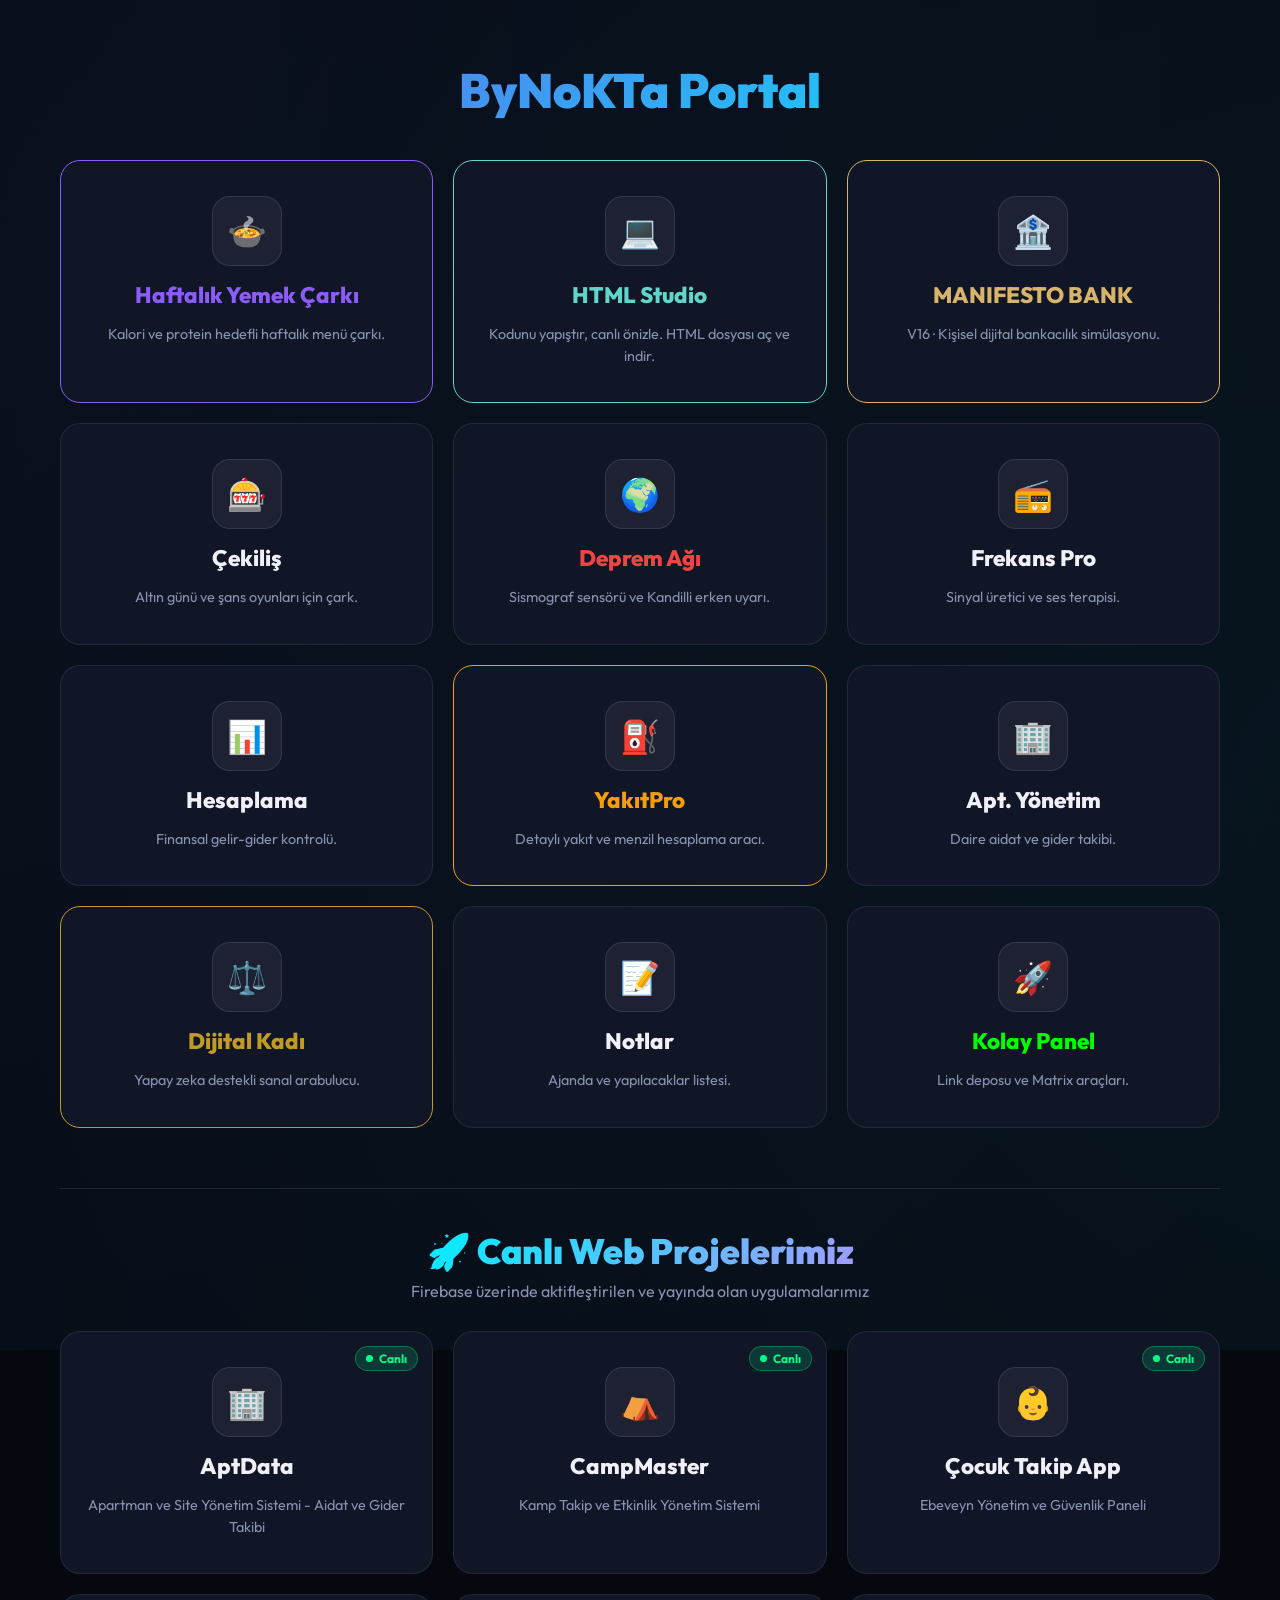
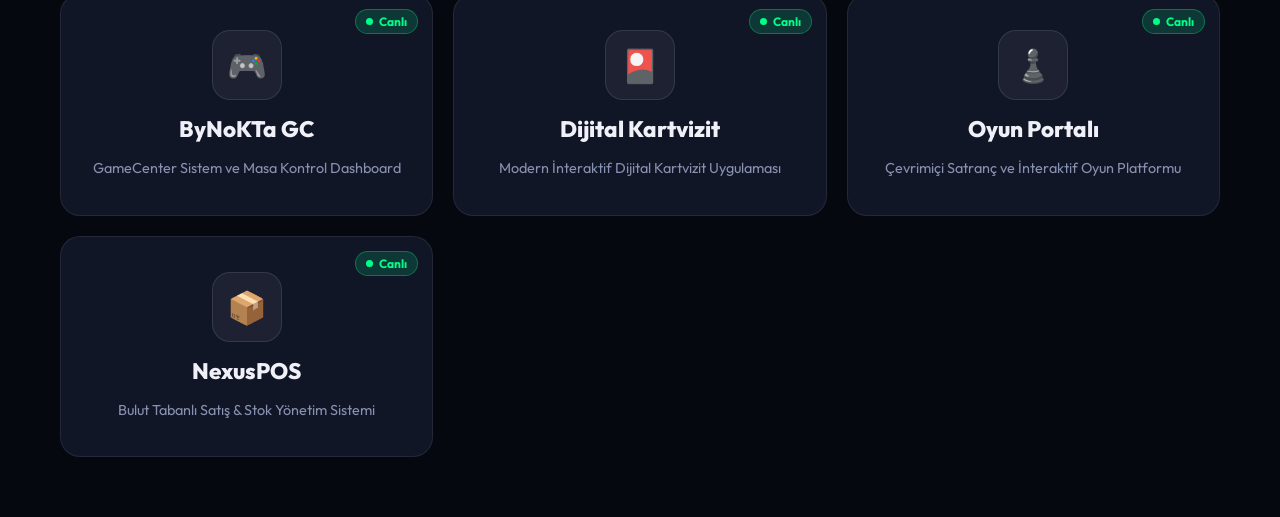
<file: index.html>
<!DOCTYPE html>
<html lang="tr">
<head>
    <meta charset="UTF-8">
    <meta name="viewport" content="width=device-width, initial-scale=1.0">
    <title>ByNoKTa Portal - Ana Sayfa</title>
    <link href="https://fonts.googleapis.com/css2?family=Outfit:wght@400;700;900&display=swap" rel="stylesheet">
    <style>
        :root { --bg: #06080f; --card: #111627; --text: #f0f0f8; --accent-panel: #00ff00; --accent-deprem: #ef4444; }
        * { margin: 0; padding: 0; box-sizing: border-box; }
        body { font-family: 'Outfit', sans-serif; background: var(--bg); color: var(--text); min-height: 100vh; display: flex; flex-direction: column; align-items: center; justify-content: flex-start; padding: 40px 20px; overflow-x: hidden; position: relative; }
        
        body::before { content: ''; position: fixed; inset: -50%; background: radial-gradient(circle at 20% 30%, rgba(108,92,231,0.05), transparent), radial-gradient(circle at 80% 70%, rgba(0,240,255,0.05), transparent); z-index: 0; pointer-events: none; }

        .container { position: relative; z-index: 1; width: 100%; max-width: 1200px; padding: 20px; text-align: center; }
        .logo-area { margin-bottom: 40px; }
        .main-logo { font-size: 3rem; font-weight: 900; background: linear-gradient(135deg, #6c5ce7, #00f0ff); -webkit-background-clip: text; -webkit-text-fill-color: transparent; }

        .grid { display: grid; grid-template-columns: repeat(auto-fit, minmax(280px, 1fr)); gap: 20px; }
        
        .card { background: var(--card); border: 1px solid rgba(255,255,255,0.08); border-radius: 20px; padding: 35px 25px; text-decoration: none; color: var(--text); transition: 0.3s; display: flex; flex-direction: column; align-items: center; gap: 15px; cursor: pointer; }
        .card:hover { transform: translateY(-8px); border-color: #00f0ff; background: #1a2138; }
        
        /* Deprem Kartı Özel */
        .card.deprem:hover { border-color: var(--accent-deprem); box-shadow: 0 0 20px rgba(239, 68, 68, 0.2); }

        .icon-box { width: 70px; height: 70px; border-radius: 18px; background: rgba(255,255,255,0.05); display: flex; align-items: center; justify-content: center; font-size: 32px; border: 1px solid rgba(255,255,255,0.1); }
        .card-title { font-size: 1.4rem; font-weight: 800; }
        .card-desc { color: #8892b0; font-size: 0.9rem; line-height: 1.5; }

        /* Projeler Sekmesi Özel Stiller */
        .projects-section { margin-top: 60px; padding-top: 40px; border-top: 1px solid rgba(255,255,255,0.1); text-align: center; }
        .projects-header { margin-bottom: 30px; }
        .projects-title { font-size: 2.2rem; font-weight: 900; background: linear-gradient(135deg, #00f0ff, #a29bfe); -webkit-background-clip: text; -webkit-text-fill-color: transparent; display: inline-flex; align-items: center; gap: 12px; }
        .projects-subtitle { color: #8892b0; font-size: 1rem; margin-top: 8px; }
        
        .project-card { position: relative; overflow: hidden; }
        .project-card:hover { border-color: #00f0ff; box-shadow: 0 0 25px rgba(0, 240, 255, 0.25); }
        .badge-live { position: absolute; top: 14px; right: 14px; background: rgba(0, 255, 136, 0.15); color: #00ff88; border: 1px solid rgba(0, 255, 136, 0.3); padding: 4px 10px; border-radius: 20px; font-size: 0.75rem; font-weight: 700; display: flex; align-items: center; gap: 6px; }
        .badge-dot { width: 7px; height: 7px; background: #00ff88; border-radius: 50%; display: inline-block; animation: pulse 1.5s infinite; }
        @keyframes pulse { 0%, 100% { opacity: 1; transform: scale(1); } 50% { opacity: 0.3; transform: scale(0.8); } }

        .modal-overlay { position: fixed; inset: 0; background: rgba(0,0,0,0.9); backdrop-filter: blur(10px); z-index: 9999; display: none; align-items: center; justify-content: center; }
        .modal { background: var(--card); padding: 35px; border-radius: 25px; border: 1px solid var(--accent-panel); text-align: center; width: 90%; max-width: 380px; }
        .modal input { width: 100%; padding: 12px; background: #000; border: 1px solid #333; border-radius: 10px; color: var(--accent-panel); text-align: center; font-size: 1.4rem; margin: 15px 0; outline: none; }
        .modal button { width: 100%; padding: 12px; background: var(--accent-panel); color: #000; border: none; border-radius: 10px; font-weight: 900; cursor: pointer; }
        .close-btn { margin-top: 12px; background: transparent; color: #555; border: none; font-size: 13px; cursor: pointer; }
    </style>
</head>
<body>

    <div class="container">
        <div class="logo-area">
            <h1 class="main-logo">ByNoKTa Portal</h1>
        </div>

        <div class="grid">
            <a href="yemek.html" class="card" style="border-color:#8b5cf6">
                <div class="icon-box" style="color:#8b5cf6">🍲</div>
                <h2 class="card-title" style="color:#8b5cf6">Haftalık Yemek Çarkı</h2>
                <p class="card-desc">Kalori ve protein hedefli haftalık menü çarkı.</p>
            </a>

            <a href="yildiz-html-studio.html" class="card" style="border-color:#60d6ca">
                <div class="icon-box" style="color:#60d6ca">💻</div>
                <h2 class="card-title" style="color:#60d6ca">HTML Studio</h2>
                <p class="card-desc">Kodunu yapıştır, canlı önizle. HTML dosyası aç ve indir.</p>
            </a>

            <a href="manifesto-bank-v16.html" class="card" style="border-color:#d8b46a">
                <div class="icon-box" style="color:#d8b46a">🏦</div>
                <h2 class="card-title" style="color:#d8b46a">MANIFESTO BANK</h2>
                <p class="card-desc">V16 · Kişisel dijital bankacılık simülasyonu.</p>
            </a>

            <a href="carkifelek.html" class="card">
                <div class="icon-box">🎰</div>
                <h2 class="card-title">Çekiliş</h2>
                <p class="card-desc">Altın günü ve şans oyunları için çark.</p>
            </a>

            <a href="deprem.html" class="card deprem">
                <div class="icon-box" style="color:#ef4444">🌍</div>
                <h2 class="card-title" style="color:#ef4444">Deprem Ağı</h2>
                <p class="card-desc">Sismograf sensörü ve Kandilli erken uyarı.</p>
            </a>

            <a href="frekans.html" class="card">
                <div class="icon-box">📻</div>
                <h2 class="card-title">Frekans Pro</h2>
                <p class="card-desc">Sinyal üretici ve ses terapisi.</p>
            </a>

            <a href="hesaplama.html" class="card">
                <div class="icon-box">📊</div>
                <h2 class="card-title">Hesaplama</h2>
                <p class="card-desc">Finansal gelir-gider kontrolü.</p>
            </a>

            <a href="yakit.html" class="card" style="border-color:#f59e0b">
                <div class="icon-box" style="color:#f59e0b">⛽</div>
                <h2 class="card-title" style="color:#f59e0b">YakıtPro</h2>
                <p class="card-desc">Detaylı yakıt ve menzil hesaplama aracı.</p>
            </a>

            <a href="apartman.html" class="card">
                <div class="icon-box">🏢</div>
                <h2 class="card-title">Apt. Yönetim</h2>
                <p class="card-desc">Daire aidat ve gider takibi.</p>
            </a>
            
            <a href="kadi.html" class="card" style="border-color:#c29b27">
                <div class="icon-box" style="color:#c29b27">⚖️</div>
                <h2 class="card-title" style="color:#c29b27">Dijital Kadı</h2>
                <p class="card-desc">Yapay zeka destekli sanal arabulucu.</p>
            </a>

            <a href="notlar.html" class="card">
                <div class="icon-box">📝</div>
                <h2 class="card-title">Notlar</h2>
                <p class="card-desc">Ajanda ve yapılacaklar listesi.</p>
            </a>

            <div class="card" onclick="openLock()">
                <div class="icon-box">🚀</div>
                <h2 class="card-title" style="color: var(--accent-panel);">Kolay Panel</h2>
                <p class="card-desc">Link deposu ve Matrix araçları.</p>
            </div>
        </div>

        <!-- PROJELER SEKMESİ -->
        <div class="projects-section" id="projeler">
            <div class="projects-header">
                <h2 class="projects-title">🚀 Canlı Web Projelerimiz</h2>
                <p class="projects-subtitle">Firebase üzerinde aktifleştirilen ve yayında olan uygulamalarımız</p>
            </div>

            <div class="grid">
                <a href="https://aptdata-2ebae.web.app" target="_blank" rel="noopener noreferrer" class="card project-card">
                    <span class="badge-live"><span class="badge-dot"></span> Canlı</span>
                    <div class="icon-box" style="color: #00f0ff">🏢</div>
                    <h2 class="card-title">AptData</h2>
                    <p class="card-desc">Apartman ve Site Yönetim Sistemi - Aidat ve Gider Takibi</p>
                </a>

                <a href="https://campmaster-app-2026-v1.web.app" target="_blank" rel="noopener noreferrer" class="card project-card">
                    <span class="badge-live"><span class="badge-dot"></span> Canlı</span>
                    <div class="icon-box" style="color: #2D5A27">⛺</div>
                    <h2 class="card-title">CampMaster</h2>
                    <p class="card-desc">Kamp Takip ve Etkinlik Yönetim Sistemi</p>
                </a>

                <a href="https://cocuktakiip-app-582914.web.app" target="_blank" rel="noopener noreferrer" class="card project-card">
                    <span class="badge-live"><span class="badge-dot"></span> Canlı</span>
                    <div class="icon-box" style="color: #ff7675">👶</div>
                    <h2 class="card-title">Çocuk Takip App</h2>
                    <p class="card-desc">Ebeveyn Yönetim ve Güvenlik Paneli</p>
                </a>

                <a href="https://gamecenter-sys-ctrl-1122.web.app" target="_blank" rel="noopener noreferrer" class="card project-card">
                    <span class="badge-live"><span class="badge-dot"></span> Canlı</span>
                    <div class="icon-box" style="color: #a29bfe">🎮</div>
                    <h2 class="card-title">ByNoKTa GC</h2>
                    <p class="card-desc">GameCenter Sistem ve Masa Kontrol Dashboard</p>
                </a>

                <a href="https://kartvizit-cbfad.web.app" target="_blank" rel="noopener noreferrer" class="card project-card">
                    <span class="badge-live"><span class="badge-dot"></span> Canlı</span>
                    <div class="icon-box" style="color: #fdcb6e">🎴</div>
                    <h2 class="card-title">Dijital Kartvizit</h2>
                    <p class="card-desc">Modern İnteraktif Dijital Kartvizit Uygulaması</p>
                </a>

                <a href="https://satranc-33461.web.app" target="_blank" rel="noopener noreferrer" class="card project-card">
                    <span class="badge-live"><span class="badge-dot"></span> Canlı</span>
                    <div class="icon-box" style="color: #e17055">♟️</div>
                    <h2 class="card-title">Oyun Portalı</h2>
                    <p class="card-desc">Çevrimiçi Satranç ve İnteraktif Oyun Platformu</p>
                </a>

                <a href="https://stoktakip-27300.web.app" target="_blank" rel="noopener noreferrer" class="card project-card">
                    <span class="badge-live"><span class="badge-dot"></span> Canlı</span>
                    <div class="icon-box" style="color: #00b894">📦</div>
                    <h2 class="card-title">NexusPOS</h2>
                    <p class="card-desc">Bulut Tabanlı Satış & Stok Yönetim Sistemi</p>
                </a>
            </div>
        </div>
    </div>

    <div class="modal-overlay" id="lock">
        <div class="modal">
            <div style="font-size: 40px; margin-bottom: 10px;">🔐</div>
            <h3 style="font-weight: 900;">PANEL KİLİTLİ</h3>
            <input type="password" id="pInp" placeholder="••••" onkeypress="if(event.key==='Enter') check()">
            <button onclick="check()">GİRİŞ İZNİ VER</button>
            <button class="close-btn" onclick="document.getElementById('lock').style.display='none'">Vazgeç</button>
        </div>
    </div>

    <script>
        const PASS = "bynokta2026"; 
        function openLock(){ document.getElementById('lock').style.display='flex'; document.getElementById('pInp').focus(); }
        function check(){
            if(document.getElementById('pInp').value === PASS) window.location.href = 'panel.html';
            else { alert("❌ Hatalı Şifre!"); document.getElementById('pInp').value=''; }
        }
        window.addEventListener('contextmenu',e=>e.preventDefault());
        window.addEventListener('keydown',e=>{if(e.keyCode===123||(e.ctrlKey&&e.shiftKey&&(e.keyCode===73||e.keyCode===74))||(e.ctrlKey&&e.keyCode===85))e.preventDefault();});
    </script>
</body>
</html>
</file>
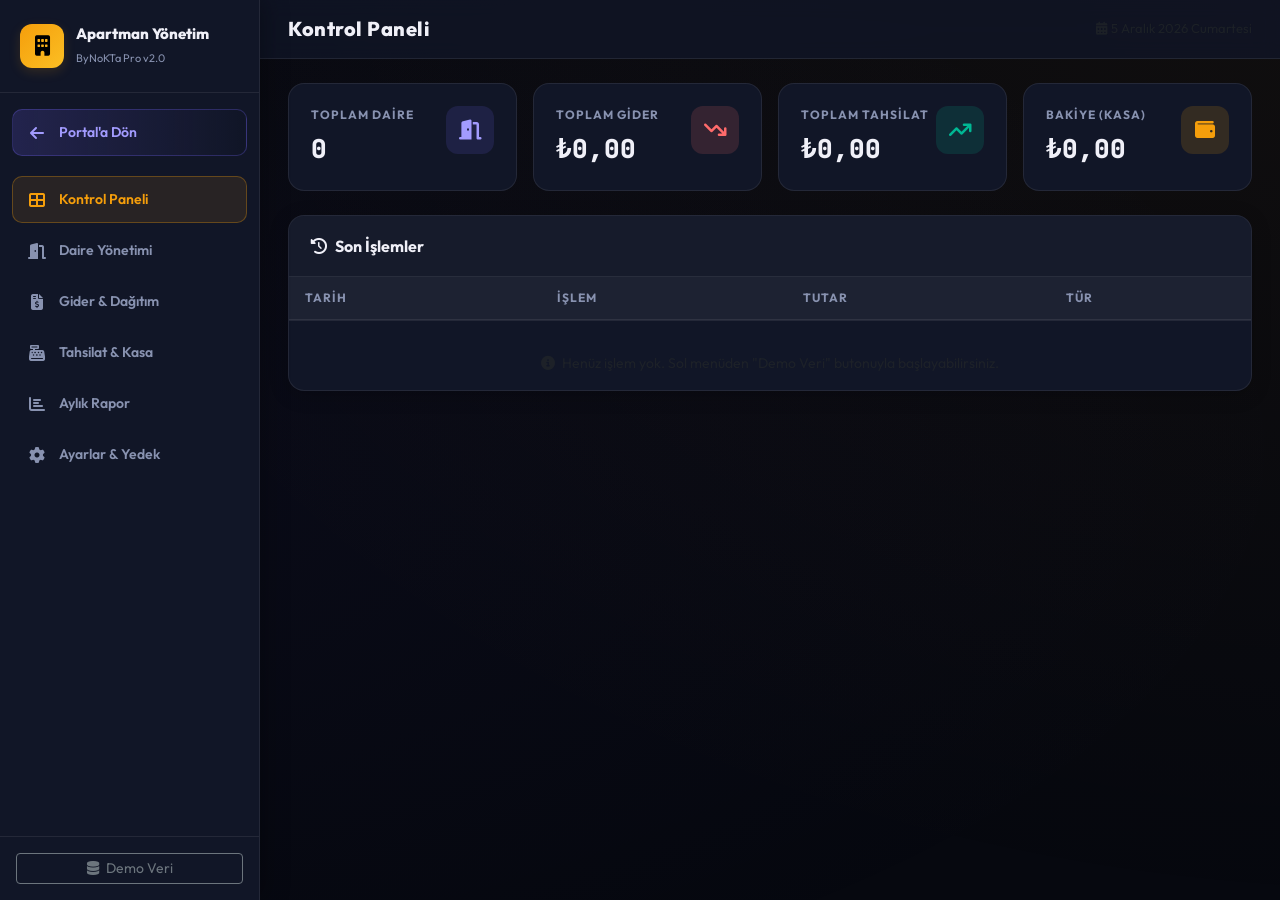
<file: apartman.html>
<!DOCTYPE html>
<html lang="tr">
<head>
<meta charset="UTF-8">
<meta name="viewport" content="width=device-width, initial-scale=1.0">
<title>Apartman ve Site Yönetim Sistemi - ByNoKTa</title>
<link href="https://cdn.jsdelivr.net/npm/bootstrap@5.3.3/dist/css/bootstrap.min.css" rel="stylesheet">
<link href="https://cdnjs.cloudflare.com/ajax/libs/font-awesome/6.5.1/css/all.min.css" rel="stylesheet">
<link href="https://fonts.googleapis.com/css2?family=Outfit:wght@400;500;700;900&family=JetBrains+Mono:wght@400;500;700&display=swap" rel="stylesheet">
<style>
/* --- BYNOKTA DARK THEME OVERRIDES --- */
:root {
  --primary: #6c5ce7;
  --primary-light: #a29bfe;
  --accent: #f59e0b; /* Amber for Apartman */
  --accent-hover: #d97706;
  --bg: #06080f;
  --bg-input: #0c1020;
  --card: #111627;
  --text: #f0f0f8;
  --text-muted: #8892b0;
  --border: rgba(255, 255, 255, 0.08);
  --success: #00b894;
  --danger: #ff6b6b;
  --warning: #fdcb6e;
  --sidebar-w: 260px;
  --glow: rgba(245, 158, 11, 0.15);
}

body { 
  font-family: 'Outfit', sans-serif; 
  background: var(--bg); 
  color: var(--text); 
  min-height: 100vh; 
  overflow-x: hidden;
}

/* Arkaplan Animasyonu (Diğer sayfalarla uyum) */
body::before {
    content: '';
    position: fixed;
    top: -50%; left: -50%; width: 200%; height: 200%;
    background: 
        radial-gradient(ellipse at 20% 50%, rgba(108, 92, 231, 0.05) 0%, transparent 50%),
        radial-gradient(ellipse at 80% 20%, rgba(245, 158, 11, 0.05) 0%, transparent 50%);
    animation: drift 20s ease-in-out infinite;
    pointer-events: none;
    z-index: 0;
}
@keyframes drift {
    0%, 100% { transform: translate(0, 0); }
    50% { transform: translate(2%, -1%); }
}

/* SIDEBAR */
.sidebar {
  position:fixed; left:0; top:0; bottom:0; width:var(--sidebar-w);
  background: var(--card);
  border-right: 1px solid var(--border);
  color: var(--text); z-index:1040; transition:transform .3s ease;
  display:flex; flex-direction:column;
  box-shadow: 4px 0 24px rgba(0,0,0,.3);
}
.sidebar-brand {
  padding:24px 20px; border-bottom:1px solid var(--border);
  display:flex; align-items:center; gap:12px;
}
.sidebar-brand .brand-icon {
  width:44px; height:44px; background: linear-gradient(135deg, var(--accent), #fbbf24);
  border-radius:12px;
  display:flex; align-items:center; justify-content:center; font-size:20px; color: #000;
  box-shadow: 0 4px 12px var(--glow);
}
.sidebar-brand h5 { font-weight:800; font-size:15px; margin:0; line-height:1.3; color: var(--text); }
.sidebar-brand small { font-size:11px; color: var(--text-muted); }

.sidebar-nav { flex:1; padding:16px 12px; overflow-y:auto; }
.sidebar-nav .nav-item {
  display:flex; align-items:center; gap:12px; padding:12px 14px;
  border-radius:10px; cursor:pointer; transition:all .2s;
  color: var(--text-muted); font-size:14px; font-weight:600; margin-bottom:4px;
  text-decoration:none; border: 1px solid transparent;
}
.sidebar-nav .nav-item:hover { color: var(--text); background: rgba(255,255,255,0.03); border-color: var(--border); }
.sidebar-nav .nav-item.active { 
  background: rgba(245, 158, 11, 0.1); 
  color: var(--accent); 
  border-color: rgba(245, 158, 11, 0.3);
}
.sidebar-nav .nav-item i { width:20px; text-align:center; font-size:16px; }

/* Back to Portal Button */
.nav-item.back-btn {
    margin-bottom: 20px;
    background: linear-gradient(90deg, rgba(108, 92, 231, 0.2), transparent);
    border: 1px solid rgba(108, 92, 231, 0.3);
    color: #a29bfe;
}
.nav-item.back-btn:hover {
    background: linear-gradient(90deg, rgba(108, 92, 231, 0.4), transparent);
    color: #fff;
}

.sidebar-footer { padding:16px; border-top:1px solid var(--border); }

/* MAIN CONTENT */
.main-content { margin-left:var(--sidebar-w); min-height:100vh; position: relative; z-index: 1; }
.top-bar {
  background: rgba(17, 22, 39, 0.8); backdrop-filter: blur(10px);
  padding:14px 28px; border-bottom:1px solid var(--border);
  display:flex; align-items:center; justify-content:space-between;
  position:sticky; top:0; z-index:1020;
}
.top-bar .page-title { font-weight:800; font-size:20px; letter-spacing: 0.5px; }
.hamburger { display:none; background:none; border:none; font-size:22px; color:var(--text); cursor:pointer; }
.content-area { padding:24px 28px; }

/* CARDS */
.stat-card {
  background: var(--card); border-radius:16px; padding:22px;
  border:1px solid var(--border); transition:all .25s;
}
.stat-card:hover { transform:translateY(-3px); box-shadow:0 10px 30px rgba(0,0,0,0.3); border-color: var(--accent); }
.stat-card .stat-icon {
  width:48px; height:48px; border-radius:12px;
  display:flex; align-items:center; justify-content:center; font-size:20px;
}
.stat-card .stat-value { font-size:26px; font-weight:800; font-family:'JetBrains Mono',monospace; margin-top: 5px;}
.stat-card .stat-label { font-size:12px; color:var(--text-muted); font-weight:700; text-transform: uppercase; letter-spacing: 1px; }

.card-custom {
  background:var(--card); border-radius:16px; border:1px solid var(--border);
  box-shadow:0 4px 20px rgba(0,0,0,0.2); overflow:hidden; margin-bottom: 20px;
}
.card-custom .card-header-custom {
  padding:18px 22px; border-bottom:1px solid var(--border);
  display:flex; align-items:center; justify-content:space-between;
  font-weight:700; font-size:16px; background: rgba(255,255,255,0.02);
}

/* TABLE OVERRIDES FOR DARK MODE */
.table { --bs-table-bg: transparent; --bs-table-color: var(--text); --bs-table-border-color: var(--border); }
.table-custom thead th {
  background: rgba(255,255,255,0.05); border-bottom:2px solid var(--border);
  font-weight:700; font-size:12px; text-transform:uppercase;
  letter-spacing:1px; color:var(--text-muted); padding:12px 16px;
  white-space:nowrap;
}
.table-custom tbody td { padding:12px 16px; vertical-align:middle; border-bottom:1px solid var(--border); color: var(--text); }
.table-custom tbody tr:hover { background: rgba(255,255,255,0.03); }

/* FORMS & MODALS DARK MODE */
.modal-content { background: var(--card); border: 1px solid var(--border); color: var(--text); }
.modal-header { border-bottom: 1px solid var(--border); }
.modal-footer { border-top: 1px solid var(--border); }
.btn-close { filter: invert(1) grayscale(100%) brightness(200%); }
.form-control, .form-select {
    background-color: var(--bg-input); border-color: var(--border); color: var(--text);
}
.form-control:focus, .form-select:focus {
    background-color: var(--bg-input); border-color: var(--accent); color: var(--text); box-shadow: 0 0 0 0.25rem rgba(245, 158, 11, 0.15);
}
.form-control::placeholder { color: var(--text-muted); opacity: 0.5; }

/* BUTTONS */
.btn-accent { background: linear-gradient(135deg, var(--accent), #fbbf24); color:#000; border:none; font-weight:700; }
.btn-accent:hover { transform: translateY(-1px); box-shadow: 0 4px 15px var(--glow); color: #000; }
.btn-outline-accent { border:1px solid var(--accent); color:var(--accent); font-weight:600; background: transparent; }
.btn-outline-accent:hover { background:var(--accent); color:#000; }

/* BADGES */
.badge-paid { background:rgba(0, 184, 148, 0.15); color:var(--success); font-weight:700; border: 1px solid rgba(0, 184, 148, 0.3); }
.badge-unpaid { background:rgba(255, 107, 107, 0.15); color:var(--danger); font-weight:700; border: 1px solid rgba(255, 107, 107, 0.3); }
.badge-partial { background:rgba(253, 203, 110, 0.15); color:var(--warning); font-weight:700; border: 1px solid rgba(253, 203, 110, 0.3); }
.badge-type { background:rgba(108, 92, 231, 0.15); color:#a29bfe; font-weight:700; border: 1px solid rgba(108, 92, 231, 0.3); }

/* SUMMARY BAR */
.summary-bar {
  background: var(--card);
  border: 1px solid var(--border);
  color: var(--text); border-radius:12px; padding:16px 22px;
  display:flex; flex-wrap:wrap; gap:24px; align-items:center;
  font-size:14px; margin-top:16px;
}
.summary-bar .summary-value { font-family:'JetBrains Mono',monospace; font-weight:700; font-size:18px; color: var(--accent); }

/* PAGES ANIMATION */
.page { display:none; }
.page.active { display:block; animation: fadeIn .4s ease; }
@keyframes fadeIn { from{opacity:0;transform:translateY(10px)} to{opacity:1;transform:translateY(0)} }

/* RESPONSIVE */
@media(max-width:991px) {
  .sidebar { transform:translateX(-100%); }
  .sidebar.open { transform:translateX(0); }
  .main-content { margin-left:0; }
  .hamburger { display:block; }
  .content-area { padding:16px; }
  .sidebar-overlay { display:none; position:fixed; inset:0; background:rgba(0,0,0,.6); z-index:1035; backdrop-filter: blur(3px); }
  .sidebar-overlay.show { display:block; }
}

@media print {
  body { background:#fff !important; color:#000 !important; }
  .sidebar, .top-bar, .hamburger, .sidebar-overlay, .no-print { display:none !important; }
  .main-content { margin-left:0 !important; }
  .card-custom { border:none !important; box-shadow:none !important; }
  table th, table td { color: #000 !important; border: 1px solid #000 !important; }
}
</style>
</head>
<body>

<div class="sidebar-overlay" id="sidebarOverlay" onclick="closeSidebar()"></div>

<nav class="sidebar" id="sidebar">
  <div class="sidebar-brand">
    <div class="brand-icon"><i class="fas fa-building"></i></div>
    <div>
      <h5>Apartman Yönetim</h5>
      <small>ByNoKTa Pro v2.0</small>
    </div>
  </div>
  
  <div class="sidebar-nav">
    <a href="index.html" class="nav-item back-btn">
        <i class="fas fa-arrow-left"></i> Portal'a Dön
    </a>

    <a class="nav-item active" data-page="panel" onclick="goPage('panel',this)">
      <i class="fas fa-th-large"></i> Kontrol Paneli
    </a>
    <a class="nav-item" data-page="daireler" onclick="goPage('daireler',this)">
      <i class="fas fa-door-open"></i> Daire Yönetimi
    </a>
    <a class="nav-item" data-page="giderler" onclick="goPage('giderler',this)">
      <i class="fas fa-file-invoice-dollar"></i> Gider & Dağıtım
    </a>
    <a class="nav-item" data-page="tahsilat" onclick="goPage('tahsilat',this)">
      <i class="fas fa-cash-register"></i> Tahsilat & Kasa
    </a>
    <a class="nav-item" data-page="rapor" onclick="goPage('rapor',this)">
      <i class="fas fa-chart-bar"></i> Aylık Rapor
    </a>
    <a class="nav-item" data-page="ayarlar" onclick="goPage('ayarlar',this)">
      <i class="fas fa-cog"></i> Ayarlar & Yedek
    </a>
  </div>
  <div class="sidebar-footer">
    <button class="btn btn-sm btn-outline-secondary w-100" onclick="loadDemo()"><i class="fas fa-database me-1"></i> Demo Veri</button>
  </div>
</nav>

<div class="main-content">
  <div class="top-bar">
    <div class="d-flex align-items-center gap-3">
      <button class="hamburger" onclick="toggleSidebar()"><i class="fas fa-bars"></i></button>
      <span class="page-title" id="pageTitle">Kontrol Paneli</span>
    </div>
    <div class="d-flex align-items-center gap-2">
      <span class="text-muted" style="font-size:13px"><i class="fas fa-calendar-alt me-1"></i><span id="todayDate"></span></span>
    </div>
  </div>

  <div class="content-area">

    <div class="page active" id="page-panel">
      <div class="row g-3 mb-4">
        <div class="col-6 col-lg-3">
          <div class="stat-card">
            <div class="d-flex justify-content-between align-items-start">
              <div>
                <div class="stat-label">Toplam Daire</div>
                <div class="stat-value" id="sDaire">0</div>
              </div>
              <div class="stat-icon" style="background:rgba(108, 92, 231, 0.15);color:#a29bfe"><i class="fas fa-door-open"></i></div>
            </div>
          </div>
        </div>
        <div class="col-6 col-lg-3">
          <div class="stat-card">
            <div class="d-flex justify-content-between align-items-start">
              <div>
                <div class="stat-label">Toplam Gider</div>
                <div class="stat-value" id="sGider">₺0</div>
              </div>
              <div class="stat-icon" style="background:rgba(255, 107, 107, 0.15);color:#ff6b6b"><i class="fas fa-arrow-trend-down"></i></div>
            </div>
          </div>
        </div>
        <div class="col-6 col-lg-3">
          <div class="stat-card">
            <div class="d-flex justify-content-between align-items-start">
              <div>
                <div class="stat-label">Toplam Tahsilat</div>
                <div class="stat-value" id="sTahsilat">₺0</div>
              </div>
              <div class="stat-icon" style="background:rgba(0, 184, 148, 0.15);color:#00b894"><i class="fas fa-arrow-trend-up"></i></div>
            </div>
          </div>
        </div>
        <div class="col-6 col-lg-3">
          <div class="stat-card">
            <div class="d-flex justify-content-between align-items-start">
              <div>
                <div class="stat-label">Bakiye (Kasa)</div>
                <div class="stat-value" id="sKasa">₺0</div>
              </div>
              <div class="stat-icon" style="background:rgba(245, 158, 11, 0.15);color:#f59e0b"><i class="fas fa-wallet"></i></div>
            </div>
          </div>
        </div>
      </div>
      <div class="card-custom">
        <div class="card-header-custom">
          <span><i class="fas fa-clock-rotate-left me-2"></i>Son İşlemler</span>
        </div>
        <div class="table-responsive">
          <table class="table table-custom" id="tblSonIslem">
            <thead><tr><th>Tarih</th><th>İşlem</th><th>Tutar</th><th>Tür</th></tr></thead>
            <tbody></tbody>
          </table>
        </div>
        <div class="p-3 text-center text-muted" id="emptyDashMsg" style="font-size:14px">
          <i class="fas fa-info-circle me-1"></i> Henüz işlem yok. Sol menüden "Demo Veri" butonuyla başlayabilirsiniz.
        </div>
      </div>
    </div>

    <div class="page" id="page-daireler">
      <div class="d-flex justify-content-between align-items-center mb-3 flex-wrap gap-2">
        <span class="fw-bold"><i class="fas fa-door-open me-2"></i>Daire Listesi</span>
        <button class="btn btn-accent btn-sm" onclick="openDaireModal()"><i class="fas fa-plus me-1"></i> Yeni Daire</button>
      </div>
      <div class="card-custom">
        <div class="table-responsive">
          <table class="table table-custom" id="tblDaire">
            <thead><tr><th>Kapı No</th><th>Ad Soyad</th><th>Telefon</th><th>Petek (mt)</th><th style="width:120px">İşlem</th></tr></thead>
            <tbody></tbody>
          </table>
        </div>
      </div>
      <div class="summary-bar" id="daireSummary">
        <div class="summary-item"><i class="fas fa-home"></i> Toplam Daire: <span class="summary-value" id="sumDaire">0</span></div>
        <div class="summary-item"><i class="fas fa-ruler-combined"></i> Toplam Petek: <span class="summary-value" id="sumPetek">0.00</span> mt</div>
      </div>
    </div>

    <div class="page" id="page-giderler">
      <div class="d-flex justify-content-between align-items-center mb-3 flex-wrap gap-2">
        <span class="fw-bold"><i class="fas fa-file-invoice-dollar me-2"></i>Gider Kayıtları</span>
        <button class="btn btn-accent btn-sm" onclick="openGiderModal()"><i class="fas fa-plus me-1"></i> Yeni Gider</button>
      </div>
      <div class="card-custom">
        <div class="table-responsive">
          <table class="table table-custom" id="tblGider">
            <thead><tr><th>Tarih</th><th>Gider Adı</th><th>Tür</th><th>Tutar</th><th>Dağıtım</th><th style="width:80px">İşlem</th></tr></thead>
            <tbody></tbody>
          </table>
        </div>
      </div>
      <div class="card-custom mt-4">
        <div class="card-header-custom">
          <span><i class="fas fa-calculator me-2"></i>Daire Borç Dağılımı (Aylık Filtresiz - Tümü)</span>
          <button class="btn btn-sm btn-outline-success no-print" onclick="sendWpGroup()"><i class="fab fa-whatsapp me-1"></i> Gruba Gönder</button>
        </div>
        <div class="table-responsive">
          <table class="table table-custom" id="tblBorc">
            <thead><tr><th>Kapı No</th><th>Ad Soyad</th><th>Isınma</th><th>Ortak</th><th>Toplam Borç</th><th>Ödenen</th><th>Bakiye</th><th>Durum</th><th class="no-print">WhatsApp</th></tr></thead>
            <tbody></tbody>
          </table>
        </div>
      </div>
    </div>

    <div class="page" id="page-tahsilat">
      <div class="d-flex justify-content-between align-items-center mb-3 flex-wrap gap-2">
        <span class="fw-bold"><i class="fas fa-cash-register me-2"></i>Tahsilat Girişi</span>
      </div>
      <div class="row g-3 mb-4">
        <div class="col-md-4">
          <label class="form-label">Daire Seçin</label>
          <select class="form-select" id="selTahDaire"></select>
        </div>
        <div class="col-md-3">
          <label class="form-label">Tutar (₺)</label>
          <input type="number" class="form-control" id="inpTahTutar" step="0.01" min="0" placeholder="0.00">
        </div>
        <div class="col-md-3">
          <label class="form-label">Tarih</label>
          <input type="date" class="form-control" id="inpTahTarih">
        </div>
        <div class="col-md-2 d-flex align-items-end">
          <button class="btn btn-accent w-100" onclick="addTahsilat()"><i class="fas fa-check me-1"></i> Kaydet</button>
        </div>
      </div>
      <div class="card-custom">
        <div class="card-header-custom"><span><i class="fas fa-list me-2"></i>Tahsilat Geçmişi</span></div>
        <div class="table-responsive">
          <table class="table table-custom" id="tblTahsilat">
            <thead><tr><th>Tarih</th><th>Daire</th><th>Ad Soyad</th><th>Tutar</th><th style="width:70px">Sil</th></tr></thead>
            <tbody></tbody>
          </table>
        </div>
      </div>
    </div>

    <div class="page" id="page-rapor">
      <div class="d-flex justify-content-between align-items-center mb-3 flex-wrap gap-2 no-print">
        <span class="fw-bold"><i class="fas fa-chart-bar me-2"></i>Aylık Resmi Rapor</span>
        <div class="d-flex gap-2 align-items-center flex-wrap">
          <select class="form-select form-select-sm" id="selRaporAy" style="width:130px"></select>
          <select class="form-select form-select-sm" id="selRaporYil" style="width:100px"></select>
          <button class="btn btn-accent btn-sm" onclick="generateReport()"><i class="fas fa-search me-1"></i> Raporu Getir</button>
          <button class="btn btn-outline-light btn-sm" onclick="window.print()"><i class="fas fa-print me-1"></i> Yazdır / PDF</button>
        </div>
      </div>

      <div class="print-header" style="display:none">
        <h2>APARTMAN YÖNETİMİ AYLIK GİDER RAPORU</h2>
        <p id="printPeriod"></p>
        <p style="font-size:9pt">Düzenlenme Tarihi: <span id="printDate"></span></p>
      </div>

      <div id="raporContent">
        <div class="text-center text-muted py-5"><i class="fas fa-info-circle me-2"></i>Lütfen ay ve yıl seçip "Raporu Getir" butonuna basın.</div>
      </div>

      <div class="print-signature" style="display:none">
        <div><div class="sig-line">Yönetici</div></div>
        <div><div class="sig-line">Denetçi</div></div>
      </div>
    </div>

    <div class="page" id="page-ayarlar">
      <div class="row g-4">
        <div class="col-md-6">
          <div class="card-custom p-4">
            <h6 class="fw-bold mb-3"><i class="fas fa-download me-2"></i>Yedek Al</h6>
            <p class="text-muted" style="font-size:14px">Tüm verileri JSON formatında indirin. Bu dosyayı güvenli bir yerde saklayın.</p>
            <button class="btn btn-accent" onclick="exportData()"><i class="fas fa-file-arrow-down me-1"></i> JSON İndir</button>
          </div>
        </div>
        <div class="col-md-6">
          <div class="card-custom p-4">
            <h6 class="fw-bold mb-3"><i class="fas fa-upload me-2"></i>Yedek Yükle</h6>
            <p class="text-muted" style="font-size:14px">Daha önce aldığınız JSON yedeğini yükleyerek verileri geri getirin.</p>
            <input type="file" class="form-control mb-2" id="fileImport" accept=".json">
            <button class="btn btn-outline-accent" onclick="importData()"><i class="fas fa-file-arrow-up me-1"></i> Yükle & Geri Yükle</button>
          </div>
        </div>
        <div class="col-md-12">
          <div class="card-custom p-4">
            <h6 class="fw-bold mb-3" style="color:#25d366"><i class="fab fa-whatsapp me-2"></i>WhatsApp Grup Ayarları</h6>
            <p class="text-muted" style="font-size:14px">
              Apartman WhatsApp grubunuzun davet linkini buraya yapıştırın. "Gruba Gönder" butonları bu link üzerinden çalışacaktır.<br>
              <strong>Nasıl bulunur:</strong> WhatsApp Grubu → Grup Bilgileri → Gruba davet bağlantısı → Bağlantıyı kopyala
            </p>
            <div class="row g-2 align-items-end">
              <div class="col-md-5">
                <label class="form-label">Apartman Adı</label>
                <input type="text" class="form-control" id="inpAptAd" placeholder="Örn: Yıldız Apartmanı" value="">
              </div>
              <div class="col-md-5">
                <label class="form-label">WhatsApp Grup Davet Linki</label>
                <input type="url" class="form-control" id="inpWpGrup" placeholder="https://chat.whatsapp.com/XXXXX...">
              </div>
              <div class="col-md-2">
                <button class="btn btn-success w-100" onclick="saveWpSettings()"><i class="fas fa-save me-1"></i> Kaydet</button>
              </div>
            </div>
            <div id="wpGrupStatus" class="mt-2" style="font-size:13px"></div>
          </div>
        </div>
        <div class="col-md-6">
          <div class="card-custom p-4">
            <h6 class="fw-bold mb-3"><i class="fas fa-database me-2"></i>Demo Verileri</h6>
            <p class="text-muted" style="font-size:14px">Sistemi test etmek için örnek veriler yükleyin.</p>
            <button class="btn btn-outline-light" onclick="loadDemo()"><i class="fas fa-play me-1"></i> Demo Yükle</button>
          </div>
        </div>
        <div class="col-md-6">
          <div class="card-custom p-4" style="border-color: var(--danger);">
            <h6 class="fw-bold mb-3 text-danger"><i class="fas fa-trash me-2"></i>Verileri Sıfırla</h6>
            <p class="text-muted" style="font-size:14px">Tüm verileri kalıcı olarak silin. Bu işlem geri alınamaz!</p>
            <button class="btn btn-danger" onclick="resetAll()"><i class="fas fa-eraser me-1"></i> Her Şeyi Sil</button>
          </div>
        </div>
      </div>
    </div>

  </div>
</div>

<div class="modal fade" id="modalDaire" tabindex="-1">
  <div class="modal-dialog">
    <div class="modal-content">
      <div class="modal-header">
        <h5 class="modal-title" id="modalDaireTitle">Yeni Daire Ekle</h5>
        <button type="button" class="btn-close" data-bs-dismiss="modal"></button>
      </div>
      <div class="modal-body">
        <input type="hidden" id="daireEditId">
        <div class="mb-3">
          <label class="form-label">Kapı No</label>
          <input type="text" class="form-control" id="inpKapiNo" placeholder="Örn: 1, 2A, 3B">
        </div>
        <div class="mb-3">
          <label class="form-label">Ad Soyad</label>
          <input type="text" class="form-control" id="inpAdSoyad" placeholder="Daire sakini adı">
        </div>
        <div class="mb-3">
          <label class="form-label">Telefon</label>
          <input type="tel" class="form-control" id="inpTelefon" placeholder="05XX XXX XX XX">
        </div>
        <div class="mb-3">
          <label class="form-label">Petek Boyu (Metretül)</label>
          <input type="number" class="form-control" id="inpPetek" step="0.01" min="0" placeholder="Örn: 6.50">
        </div>
      </div>
      <div class="modal-footer">
        <button class="btn btn-secondary" data-bs-dismiss="modal">İptal</button>
        <button class="btn btn-accent" onclick="saveDaire()"><i class="fas fa-save me-1"></i> Kaydet</button>
      </div>
    </div>
  </div>
</div>

<div class="modal fade" id="modalGider" tabindex="-1">
  <div class="modal-dialog">
    <div class="modal-content">
      <div class="modal-header">
        <h5 class="modal-title">Yeni Gider Ekle</h5>
        <button type="button" class="btn-close" data-bs-dismiss="modal"></button>
      </div>
      <div class="modal-body">
        <div class="mb-3">
          <label class="form-label">Gider Adı</label>
          <input type="text" class="form-control" id="inpGiderAd" placeholder="Örn: Ocak Doğalgaz Faturası">
        </div>
        <div class="mb-3">
          <label class="form-label">Tutar (₺)</label>
          <input type="number" class="form-control" id="inpGiderTutar" step="0.01" min="0" placeholder="0.00">
        </div>
        <div class="mb-3">
          <label class="form-label">Tarih</label>
          <input type="date" class="form-control" id="inpGiderTarih">
        </div>
        <div class="mb-3">
          <label class="form-label">Gider Türü</label>
          <select class="form-select" id="selGiderTur">
            <option value="isinma">Isınma (Doğalgaz)</option>
            <option value="aidat">Aidat</option>
            <option value="su">Su</option>
            <option value="elektrik">Elektrik</option>
            <option value="temizlik">Temizlik</option>
            <option value="bakim">Bakım & Onarım</option>
            <option value="diger">Diğer</option>
          </select>
        </div>
        <div class="alert alert-info" style="font-size:13px; background: rgba(0, 240, 255, 0.1); border-color: rgba(0, 240, 255, 0.2); color: var(--text);">
          <i class="fas fa-info-circle me-1"></i>
          <strong>Isınma (Doğalgaz)</strong> seçilirse tutar petek boyuna göre, diğer türler eşit olarak dağıtılır.
        </div>
      </div>
      <div class="modal-footer">
        <button class="btn btn-secondary" data-bs-dismiss="modal">İptal</button>
        <button class="btn btn-accent" onclick="saveGider()"><i class="fas fa-save me-1"></i> Kaydet</button>
      </div>
    </div>
  </div>
</div>

<div class="toast-container position-fixed bottom-0 end-0 p-3" style="z-index:1080">
  <div class="toast align-items-center text-bg-success border-0" id="toastOk" role="alert">
    <div class="d-flex">
      <div class="toast-body" id="toastMsg">İşlem başarılı!</div>
      <button type="button" class="btn-close btn-close-white me-2 m-auto" data-bs-dismiss="toast"></button>
    </div>
  </div>
</div>

<script src="https://cdn.jsdelivr.net/npm/bootstrap@5.3.3/dist/js/bootstrap.bundle.min.js"></script>
<script>
/***********************************************************
 * APARTMAN YÖNETİM SİSTEMİ - Modüler JavaScript
 ***********************************************************/

/* ========== STORAGE HELPERS ========== */
const DB = {
  get(key) { try { return JSON.parse(localStorage.getItem('apt_'+key)) || []; } catch { return []; } },
  set(key, val) { localStorage.setItem('apt_'+key, JSON.stringify(val)); },
  id() { return Date.now().toString(36) + Math.random().toString(36).slice(2,7); }
};

/* ========== DATA ACCESS ========== */
function getDaireler() { return DB.get('daireler'); }
function getGiderler() { return DB.get('giderler'); }
function getTahsilatlar() { return DB.get('tahsilatlar'); }
function setDaireler(d) { DB.set('daireler',d); }
function setGiderler(g) { DB.set('giderler',g); }
function setTahsilatlar(t) { DB.set('tahsilatlar',t); }

/* ========== FORMAT HELPERS ========== */
const fmt = n => new Intl.NumberFormat('tr-TR',{minimumFractionDigits:2,maximumFractionDigits:2}).format(n);
const fmtCur = n => '₺' + fmt(n);
const turLabels = {isinma:'Isınma (Doğalgaz)',aidat:'Aidat',su:'Su',elektrik:'Elektrik',temizlik:'Temizlik',bakim:'Bakım/Onarım',diger:'Diğer'};
const aylar = ['Ocak','Şubat','Mart','Nisan','Mayıs','Haziran','Temmuz','Ağustos','Eylül','Ekim','Kasım','Aralık'];

/* ========== TOAST ========== */
function toast(msg, type='success') {
  const t = document.getElementById('toastOk');
  t.className = `toast align-items-center text-bg-${type} border-0`;
  document.getElementById('toastMsg').textContent = msg;
  bootstrap.Toast.getOrCreateInstance(t).show();
}

/* ========== SIDEBAR / NAV ========== */
function toggleSidebar() {
  document.getElementById('sidebar').classList.toggle('open');
  document.getElementById('sidebarOverlay').classList.toggle('show');
}
function closeSidebar() {
  document.getElementById('sidebar').classList.remove('open');
  document.getElementById('sidebarOverlay').classList.remove('show');
}
function goPage(page, el) {
  document.querySelectorAll('.page').forEach(p=>p.classList.remove('active'));
  document.getElementById('page-'+page).classList.add('active');
  document.querySelectorAll('.sidebar-nav .nav-item').forEach(n=>n.classList.remove('active'));
  if(el) el.classList.add('active');
  const titles = {panel:'Kontrol Paneli',daireler:'Daire Yönetimi',giderler:'Gider & Dağıtım',tahsilat:'Tahsilat & Kasa',rapor:'Aylık Rapor',ayarlar:'Ayarlar & Yedek'};
  document.getElementById('pageTitle').textContent = titles[page]||'';
  closeSidebar();
  if(page==='tahsilat') fillTahDaireSelect();
  refreshAll();
}

/* ========== DAİRE YÖNETİMİ ========== */
function openDaireModal(id) {
  const m = document.getElementById('modalDaire');
  document.getElementById('daireEditId').value = '';
  document.getElementById('inpKapiNo').value = '';
  document.getElementById('inpAdSoyad').value = '';
  document.getElementById('inpTelefon').value = '';
  document.getElementById('inpPetek').value = '';
  document.getElementById('modalDaireTitle').textContent = 'Yeni Daire Ekle';
  if(id) {
    const d = getDaireler().find(x=>x.id===id);
    if(d) {
      document.getElementById('daireEditId').value = d.id;
      document.getElementById('inpKapiNo').value = d.kapiNo;
      document.getElementById('inpAdSoyad').value = d.adSoyad;
      document.getElementById('inpTelefon').value = d.telefon;
      document.getElementById('inpPetek').value = d.petek;
      document.getElementById('modalDaireTitle').textContent = 'Daire Düzenle';
    }
  }
  new bootstrap.Modal(m).show();
}
function saveDaire() {
  const kapiNo = document.getElementById('inpKapiNo').value.trim();
  const adSoyad = document.getElementById('inpAdSoyad').value.trim();
  const telefon = document.getElementById('inpTelefon').value.trim();
  const petek = parseFloat(document.getElementById('inpPetek').value) || 0;
  if(!kapiNo||!adSoyad) { toast('Kapı No ve Ad Soyad zorunlu!','danger'); return; }
  let list = getDaireler();
  const editId = document.getElementById('daireEditId').value;
  if(editId) {
    list = list.map(d=>d.id===editId ? {...d,kapiNo,adSoyad,telefon,petek} : d);
  } else {
    list.push({id:DB.id(),kapiNo,adSoyad,telefon,petek});
  }
  setDaireler(list);
  bootstrap.Modal.getInstance(document.getElementById('modalDaire')).hide();
  toast(editId?'Daire güncellendi!':'Daire eklendi!');
  refreshAll();
}
function deleteDaire(id) {
  if(!confirm('Bu daireyi silmek istediğinize emin misiniz?')) return;
  setDaireler(getDaireler().filter(d=>d.id!==id));
  toast('Daire silindi!','warning');
  refreshAll();
}
function renderDaireler() {
  const list = getDaireler();
  const tb = document.querySelector('#tblDaire tbody');
  tb.innerHTML = '';
  if(!list.length) { tb.innerHTML='<tr><td colspan="5" class="text-center text-muted py-4">Kayıt yok</td></tr>'; }
  list.sort((a,b)=>(a.kapiNo+'').localeCompare(b.kapiNo+'',undefined,{numeric:true}));
  list.forEach(d=>{
    tb.innerHTML += `<tr>
      <td><strong>${esc(d.kapiNo)}</strong></td>
      <td>${esc(d.adSoyad)}</td>
      <td>${esc(d.telefon)}</td>
      <td><span class="badge badge-type">${fmt(d.petek)} mt</span></td>
      <td>
        <button class="btn btn-sm btn-outline-accent me-1" onclick="openDaireModal('${d.id}')" title="Düzenle"><i class="fas fa-pen"></i></button>
        <button class="btn btn-sm btn-outline-danger" onclick="deleteDaire('${d.id}')" title="Sil"><i class="fas fa-trash"></i></button>
      </td>
    </tr>`;
  });
  const totalPetek = list.reduce((s,d)=>s+d.petek,0);
  document.getElementById('sumDaire').textContent = list.length;
  document.getElementById('sumPetek').textContent = fmt(totalPetek);
}

/* ========== GİDER YÖNETİMİ ========== */
function openGiderModal() {
  document.getElementById('inpGiderAd').value='';
  document.getElementById('inpGiderTutar').value='';
  document.getElementById('inpGiderTarih').value=new Date().toISOString().slice(0,10);
  document.getElementById('selGiderTur').value='isinma';
  new bootstrap.Modal(document.getElementById('modalGider')).show();
}
function saveGider() {
  const ad = document.getElementById('inpGiderAd').value.trim();
  const tutar = parseFloat(document.getElementById('inpGiderTutar').value)||0;
  const tarih = document.getElementById('inpGiderTarih').value;
  const tur = document.getElementById('selGiderTur').value;
  if(!ad||tutar<=0||!tarih) { toast('Tüm alanları doldurun!','danger'); return; }
  const daireler = getDaireler();
  if(!daireler.length) { toast('Önce daire ekleyin!','danger'); return; }
  const list = getGiderler();
  // Dağıtım hesapla
  const dagitim = {};
  if(tur==='isinma') {
    const toplamPetek = daireler.reduce((s,d)=>s+d.petek,0);
    if(toplamPetek<=0) { toast('Petek boyu tanımlı daire yok!','danger'); return; }
    const birimFiyat = tutar / toplamPetek;
    daireler.forEach(d=>{ dagitim[d.id] = Math.round(d.petek * birimFiyat * 100)/100; });
  } else {
    const payPerUnit = tutar / daireler.length;
    daireler.forEach(d=>{ dagitim[d.id] = Math.round(payPerUnit * 100)/100; });
  }
  // Kuruş yuvarlama düzeltmesi
  const dagTotal = Object.values(dagitim).reduce((s,v)=>s+v,0);
  const diff = Math.round((tutar - dagTotal)*100)/100;
  if(diff!==0 && daireler.length) {
    dagitim[daireler[0].id] = Math.round((dagitim[daireler[0].id]+diff)*100)/100;
  }
  list.push({id:DB.id(),ad,tutar,tarih,tur,dagitim});
  setGiderler(list);
  bootstrap.Modal.getInstance(document.getElementById('modalGider')).hide();
  toast('Gider eklendi ve dağıtım yapıldı!');
  refreshAll();
}
function deleteGider(id) {
  if(!confirm('Bu gideri silmek istediğinize emin misiniz?')) return;
  setGiderler(getGiderler().filter(g=>g.id!==id));
  toast('Gider silindi!','warning');
  refreshAll();
}
function renderGiderler() {
  const list = getGiderler();
  const tb = document.querySelector('#tblGider tbody');
  tb.innerHTML='';
  if(!list.length) { tb.innerHTML='<tr><td colspan="6" class="text-center text-muted py-4">Kayıt yok</td></tr>'; return; }
  list.sort((a,b)=>b.tarih.localeCompare(a.tarih));
  list.forEach(g=>{
    const dagStr = g.tur==='isinma' ? 'Petek boyuna göre' : 'Eşit dağıtım';
    tb.innerHTML += `<tr>
      <td>${formatDate(g.tarih)}</td>
      <td>${esc(g.ad)}</td>
      <td><span class="badge badge-type">${turLabels[g.tur]||g.tur}</span></td>
      <td class="fw-bold text-danger">${fmtCur(g.tutar)}</td>
      <td><small class="text-muted">${dagStr}</small></td>
      <td><button class="btn btn-sm btn-outline-danger" onclick="deleteGider('${g.id}')"><i class="fas fa-trash"></i></button></td>
    </tr>`;
  });
}

/* ========== BORÇ DAĞILIM TABLOSU ========== */
function calcBorclar(ayFilter, yilFilter) {
  const daireler = getDaireler();
  let giderler = getGiderler();
  let tahsilatlar = getTahsilatlar();
  if(ayFilter!==undefined && yilFilter!==undefined) {
    giderler = giderler.filter(g=>{ const d=new Date(g.tarih); return d.getMonth()===ayFilter && d.getFullYear()===yilFilter; });
    tahsilatlar = tahsilatlar.filter(t=>{ const d=new Date(t.tarih); return d.getMonth()===ayFilter && d.getFullYear()===yilFilter; });
  }
  const result = {};
  daireler.forEach(d=>{ result[d.id]={isinma:0,ortak:0,odenen:0}; });
  giderler.forEach(g=>{
    if(!g.dagitim) return;
    Object.entries(g.dagitim).forEach(([did,amt])=>{
      if(!result[did]) return;
      if(g.tur==='isinma') result[did].isinma += amt;
      else result[did].ortak += amt;
    });
  });
  tahsilatlar.forEach(t=>{
    if(result[t.daireId]) result[t.daireId].odenen += t.tutar;
  });
  // Yuvarla
  Object.values(result).forEach(r=>{
    r.isinma=Math.round(r.isinma*100)/100;
    r.ortak=Math.round(r.ortak*100)/100;
    r.odenen=Math.round(r.odenen*100)/100;
    r.toplam=Math.round((r.isinma+r.ortak)*100)/100;
    r.bakiye=Math.round((r.toplam-r.odenen)*100)/100;
  });
  return result;
}
function renderBorc() {
  const daireler = getDaireler();
  const borclar = calcBorclar();
  const tb = document.querySelector('#tblBorc tbody');
  tb.innerHTML='';
  if(!daireler.length) { tb.innerHTML='<tr><td colspan="9" class="text-center text-muted py-4">Daire yok</td></tr>'; return; }
  daireler.sort((a,b)=>(a.kapiNo+'').localeCompare(b.kapiNo+'',undefined,{numeric:true}));
  daireler.forEach(d=>{
    const b = borclar[d.id]||{isinma:0,ortak:0,toplam:0,odenen:0,bakiye:0};
    let badge='<span class="badge badge-unpaid">Ödenmedi</span>';
    if(b.bakiye<=0) badge='<span class="badge badge-paid">Ödendi</span>';
    else if(b.odenen>0) badge='<span class="badge badge-partial">Kısmi</span>';
    const wpSettings = getWpSettings();
    const aptName = wpSettings.aptAd || 'Apartman Yönetimi';
    const wpMsg = `Sayın ${d.adSoyad}, ${aptName} aylık detayınız:\n🔥 Isınma: ${fmtCur(b.isinma)}\n🏠 Ortak: ${fmtCur(b.ortak)}\n💰 *Toplam: ${fmtCur(b.toplam)}*${b.odenen>0?'\n✅ Ödenen: '+fmtCur(b.odenen)+'\n📌 Kalan: *'+fmtCur(b.bakiye)+'*' : ''}`;
    const wpUrl = d.telefon ? `https://wa.me/9${d.telefon.replace(/\D/g,'')}?text=${encodeURIComponent(wpMsg)}` : '#';
    tb.innerHTML += `<tr>
      <td><strong>${esc(d.kapiNo)}</strong></td>
      <td>${esc(d.adSoyad)}</td>
      <td>${fmtCur(b.isinma)}</td>
      <td>${fmtCur(b.ortak)}</td>
      <td class="fw-bold">${fmtCur(b.toplam)}</td>
      <td>${fmtCur(b.odenen)}</td>
      <td class="fw-bold" style="color:${b.bakiye>0?'var(--danger)':'var(--success)'}">${fmtCur(b.bakiye)}</td>
      <td>${badge}</td>
      <td class="no-print"><a href="${wpUrl}" target="_blank" class="btn btn-sm btn-success" title="WhatsApp"><i class="fab fa-whatsapp"></i></a></td>
    </tr>`;
  });
}

/* ========== WHATSAPP GRUP GÖNDER ========== */
function getWpSettings() {
  try { return JSON.parse(localStorage.getItem('apt_wp_settings'))||{}; } catch { return {}; }
}
function saveWpSettings() {
  const aptAd = document.getElementById('inpAptAd').value.trim();
  const grupLink = document.getElementById('inpWpGrup').value.trim();
  localStorage.setItem('apt_wp_settings', JSON.stringify({aptAd, grupLink}));
  const statusEl = document.getElementById('wpGrupStatus');
  if(grupLink) {
    statusEl.innerHTML = '<span class="text-success"><i class="fas fa-check-circle me-1"></i>WhatsApp grup linki kaydedildi!</span>';
  } else {
    statusEl.innerHTML = '<span class="text-warning"><i class="fas fa-exclamation-circle me-1"></i>Grup linki boş. Mesajlar genel WhatsApp paylaşımı ile açılacak.</span>';
  }
  toast('WhatsApp ayarları kaydedildi!');
}
function loadWpSettings() {
  const s = getWpSettings();
  const inpAd = document.getElementById('inpAptAd');
  const inpLink = document.getElementById('inpWpGrup');
  if(inpAd && s.aptAd) inpAd.value = s.aptAd;
  if(inpLink && s.grupLink) inpLink.value = s.grupLink;
}
function buildSummaryText(borclar, daireler, title, giderler) {
  const s = getWpSettings();
  const aptAd = s.aptAd || 'Apartman Yönetimi';
  let text = `📋 *${aptAd}*\n*${title}*\n${'━'.repeat(28)}\n\n`;

  // ─── GİDER KALEMLERİ (faturalar) ───
  if(giderler && giderler.length) {
    text += `📄 *FATURA / GİDER KALEMLERİ:*\n`;
    let topGider = 0;
    const turIcons = {isinma:'🔥',aidat:'🏢',su:'💧',elektrik:'⚡',temizlik:'🧹',bakim:'🔧',diger:'📌'};
    giderler.forEach(g=>{
      const icon = turIcons[g.tur] || '📌';
      text += `${icon} ${g.ad}: *${fmtCur(g.tutar)}*\n`;
      topGider += g.tutar;
    });
    text += `💵 Toplam Gider: *${fmtCur(topGider)}*\n`;
    text += `${'━'.repeat(28)}\n\n`;
  }

  // ─── DAİRE BAZINDA DAĞILIM ───
  text += `🏠 *DAİRE BORÇ DAĞILIMI:*\n\n`;
  let topToplam = 0, topBakiye = 0;
  daireler.forEach(d=>{
    const b = borclar[d.id]||{isinma:0,ortak:0,toplam:0,odenen:0,bakiye:0};
    topToplam += b.toplam;
    topBakiye += b.bakiye;
    const icon = b.bakiye<=0 ? '✅' : (b.odenen>0 ? '🔶' : '🔴');
    text += `${icon} *D.${d.kapiNo} - ${d.adSoyad}*\n`;
    if(b.isinma>0) text += `   🔥 Isınma: ${fmtCur(b.isinma)}\n`;
    if(b.ortak>0) text += `   🏢 Ortak Gider: ${fmtCur(b.ortak)}\n`;
    text += `   💰 Toplam: *${fmtCur(b.toplam)}*`;
    if(b.odenen>0) text += `\n   ✅ Ödenen: ${fmtCur(b.odenen)} | Kalan: *${fmtCur(b.bakiye)}*`;
    else if(b.toplam>0) text += ` _(ödenmedi)_`;
    text += `\n\n`;
  });
  text += `${'━'.repeat(28)}\n`;
  text += `💰 Genel Toplam: *${fmtCur(topToplam)}*\n`;
  text += `📊 Kalan Bakiye: *${fmtCur(topBakiye)}*\n`;
  text += `📅 ${new Date().toLocaleDateString('tr-TR')}\n`;
  text += `\n_${aptAd} Yönetimi_`;
  return text;
}
function shareViaWhatsApp(text) {
  const encoded = encodeURIComponent(text);
  const wpUrl = `https://api.whatsapp.com/send?text=${encoded}`;
  window.open(wpUrl, '_blank');
  toast('WhatsApp açılıyor...');
}
function sendWpGroup() {
  const daireler = getDaireler();
  if(!daireler.length) { toast('Daire kaydı yok!','danger'); return; }
  const giderler = getGiderler();
  const borclar = calcBorclar();
  daireler.sort((a,b)=>(a.kapiNo+'').localeCompare(b.kapiNo+'',undefined,{numeric:true}));
  const text = buildSummaryText(borclar, daireler, 'GİDER İCMALİ (Tüm Dönem)', giderler);
  shareViaWhatsApp(text);
}
function sendWpGroupMonthly(ay, yil) {
  const daireler = getDaireler();
  if(!daireler.length) { toast('Daire kaydı yok!','danger'); return; }
  const giderler = getGiderler().filter(g=>{ const d=new Date(g.tarih); return d.getMonth()===ay && d.getFullYear()===yil; });
  const borclar = calcBorclar(ay, yil);
  daireler.sort((a,b)=>(a.kapiNo+'').localeCompare(b.kapiNo+'',undefined,{numeric:true}));
  const title = `${aylar[ay]} ${yil} GİDER İCMALİ`;
  const text = buildSummaryText(borclar, daireler, title, giderler);
  shareViaWhatsApp(text);
}

/* ========== TAHSİLAT ========== */
function fillTahDaireSelect() {
  const sel = document.getElementById('selTahDaire');
  sel.innerHTML='<option value="">-- Daire Seçin --</option>';
  getDaireler().sort((a,b)=>(a.kapiNo+'').localeCompare(b.kapiNo+'',undefined,{numeric:true})).forEach(d=>{
    sel.innerHTML += `<option value="${d.id}">${d.kapiNo} - ${d.adSoyad}</option>`;
  });
  document.getElementById('inpTahTarih').value = new Date().toISOString().slice(0,10);
}
function addTahsilat() {
  const daireId = document.getElementById('selTahDaire').value;
  const tutar = parseFloat(document.getElementById('inpTahTutar').value)||0;
  const tarih = document.getElementById('inpTahTarih').value;
  if(!daireId||tutar<=0||!tarih) { toast('Tüm alanları doldurun!','danger'); return; }
  const list = getTahsilatlar();
  list.push({id:DB.id(),daireId,tutar,tarih});
  setTahsilatlar(list);
  document.getElementById('inpTahTutar').value='';
  toast('Tahsilat kaydedildi!');
  refreshAll();
}
function deleteTahsilat(id) {
  if(!confirm('Bu tahsilatı silmek istediğinize emin misiniz?')) return;
  setTahsilatlar(getTahsilatlar().filter(t=>t.id!==id));
  toast('Tahsilat silindi!','warning');
  refreshAll();
}
function renderTahsilatlar() {
  const list = getTahsilatlar();
  const daireler = getDaireler();
  const dMap = {};
  daireler.forEach(d=>dMap[d.id]=d);
  const tb = document.querySelector('#tblTahsilat tbody');
  tb.innerHTML='';
  if(!list.length) { tb.innerHTML='<tr><td colspan="5" class="text-center text-muted py-4">Kayıt yok</td></tr>'; return; }
  [...list].sort((a,b)=>b.tarih.localeCompare(a.tarih)).forEach(t=>{
    const d = dMap[t.daireId];
    tb.innerHTML += `<tr>
      <td>${formatDate(t.tarih)}</td>
      <td>${d?esc(d.kapiNo):'-'}</td>
      <td>${d?esc(d.adSoyad):'-'}</td>
      <td class="fw-bold text-success">${fmtCur(t.tutar)}</td>
      <td><button class="btn btn-sm btn-outline-danger" onclick="deleteTahsilat('${t.id}')"><i class="fas fa-trash"></i></button></td>
    </tr>`;
  });
}

/* ========== RAPOR ========== */
function initRaporSelects() {
  const selAy = document.getElementById('selRaporAy');
  const selYil = document.getElementById('selRaporYil');
  aylar.forEach((a,i)=>{ selAy.innerHTML += `<option value="${i}">${a}</option>`; });
  selAy.value = new Date().getMonth();
  const yil = new Date().getFullYear();
  for(let y=yil-2;y<=yil+1;y++) selYil.innerHTML += `<option value="${y}">${y}</option>`;
  selYil.value = yil;
}
function generateReport() {
  const ay = parseInt(document.getElementById('selRaporAy').value);
  const yil = parseInt(document.getElementById('selRaporYil').value);
  const daireler = getDaireler();
  const giderler = getGiderler().filter(g=>{ const d=new Date(g.tarih); return d.getMonth()===ay && d.getFullYear()===yil; });
  const tahsilatlar = getTahsilatlar().filter(t=>{ const d=new Date(t.tarih); return d.getMonth()===ay && d.getFullYear()===yil; });
  const borclar = calcBorclar(ay,yil);
  const topGider = giderler.reduce((s,g)=>s+g.tutar,0);
  const topTahsilat = tahsilatlar.reduce((s,t)=>s+t.tutar,0);
  const period = `${aylar[ay]} ${yil}`;

  // Print area data
  document.getElementById('printPeriod').textContent = period + ' Dönemi';
  document.getElementById('printDate').textContent = new Date().toLocaleDateString('tr-TR');

  let html = '';

  // Özet
  html += `<div class="row g-3 mb-4 no-print">
    <div class="col-md-4"><div class="stat-card"><div class="stat-label">Toplam Gider</div><div class="stat-value text-danger">${fmtCur(topGider)}</div></div></div>
    <div class="col-md-4"><div class="stat-card"><div class="stat-label">Toplam Tahsilat</div><div class="stat-value text-success">${fmtCur(topTahsilat)}</div></div></div>
    <div class="col-md-4"><div class="stat-card"><div class="stat-label">Fark</div><div class="stat-value" style="color:${topTahsilat-topGider>=0?'var(--success)':'var(--danger)'}">${fmtCur(topTahsilat-topGider)}</div></div></div>
  </div>`;

  // Print summary table
  html += `<div class="print-area" style="display:none">
    <h4 style="font-size:13pt;margin:0 0 8px;font-weight:bold">1. GELİR / GİDER ÖZETİ</h4>
    <table><thead><tr><th>Kalem</th><th style="text-align:right">Tutar</th></tr></thead>
    <tbody><tr><td>Toplam Gider</td><td style="text-align:right">${fmtCur(topGider)}</td></tr>
    <tr><td>Toplam Tahsilat</td><td style="text-align:right">${fmtCur(topTahsilat)}</td></tr>
    <tr style="font-weight:bold"><td>Fark</td><td style="text-align:right">${fmtCur(topTahsilat-topGider)}</td></tr></tbody></table>
    <br>
  </div>`;

  // Gider listesi
  if(giderler.length) {
    html += `<div class="card-custom mb-4"><div class="card-header-custom"><span>Gider Detayı - ${period}</span></div>
    <div class="table-responsive"><table class="table table-custom"><thead><tr><th>Tarih</th><th>Açıklama</th><th>Tür</th><th>Tutar</th></tr></thead><tbody>`;
    giderler.forEach(g=>{
      html += `<tr><td>${formatDate(g.tarih)}</td><td>${esc(g.ad)}</td><td>${turLabels[g.tur]||g.tur}</td><td class="fw-bold">${fmtCur(g.tutar)}</td></tr>`;
    });
    html += `</tbody></table></div></div>`;
  }

  // Print gider table
  html += `<div class="print-area" style="display:none">
    <h4 style="font-size:13pt;margin:0 0 8px;font-weight:bold">2. GİDER DETAYI</h4>`;
  if(giderler.length) {
    html += `<table><thead><tr><th>Tarih</th><th>Açıklama</th><th>Tür</th><th style="text-align:right">Tutar</th></tr></thead><tbody>`;
    giderler.forEach(g=>{
      html += `<tr><td>${formatDate(g.tarih)}</td><td>${esc(g.ad)}</td><td>${turLabels[g.tur]||g.tur}</td><td style="text-align:right">${fmtCur(g.tutar)}</td></tr>`;
    });
    html += `<tr style="font-weight:bold"><td colspan="3">TOPLAM</td><td style="text-align:right">${fmtCur(topGider)}</td></tr></tbody></table>`;
  } else { html += '<p>Bu dönemde gider kaydı bulunmamaktadır.</p>'; }
  html += '<br></div>';

  // Daire borç dağılımı
  html += `<div class="card-custom mb-4"><div class="card-header-custom">
    <span>Daire Borç Dağılımı - ${period}</span>
    <button class="btn btn-sm btn-outline-success no-print" onclick="sendWpGroupMonthly(${ay},${yil})"><i class="fab fa-whatsapp me-1"></i> Gruba Gönder</button>
  </div>
  <div class="table-responsive"><table class="table table-custom"><thead><tr><th>Kapı No</th><th>Ad Soyad</th><th>Isınma</th><th>Ortak</th><th>Toplam</th><th>Ödenen</th><th>Bakiye</th><th>Durum</th><th class="no-print">WA</th></tr></thead><tbody>`;

  let printRows = '';
  daireler.sort((a,b)=>(a.kapiNo+'').localeCompare(b.kapiNo+'',undefined,{numeric:true}));
  daireler.forEach(d=>{
    const b=borclar[d.id]||{isinma:0,ortak:0,toplam:0,odenen:0,bakiye:0};
    let badge='<span class="badge badge-unpaid">Ödenmedi</span>';
    let status='Ödenmedi';
    if(b.bakiye<=0) { badge='<span class="badge badge-paid">Ödendi</span>'; status='Ödendi'; }
    else if(b.odenen>0) { badge='<span class="badge badge-partial">Kısmi</span>'; status='Kısmi'; }
    const rpWpSettings = getWpSettings();
    const rpAptName = rpWpSettings.aptAd || 'Apartman Yönetimi';
    const wpMsg = `Sayın ${d.adSoyad}, ${rpAptName} ${period} ayı detayınız:\n🔥 Isınma: ${fmtCur(b.isinma)}\n🏠 Ortak: ${fmtCur(b.ortak)}\n💰 *Toplam: ${fmtCur(b.toplam)}*${b.odenen>0?'\n✅ Ödenen: '+fmtCur(b.odenen)+'\n📌 Kalan: *'+fmtCur(b.bakiye)+'*' : ''}`;
    const wpUrl = d.telefon ? `https://wa.me/9${d.telefon.replace(/\D/g,'')}?text=${encodeURIComponent(wpMsg)}` : '#';
    html += `<tr>
      <td><strong>${esc(d.kapiNo)}</strong></td><td>${esc(d.adSoyad)}</td>
      <td>${fmtCur(b.isinma)}</td><td>${fmtCur(b.ortak)}</td>
      <td class="fw-bold">${fmtCur(b.toplam)}</td><td>${fmtCur(b.odenen)}</td>
      <td class="fw-bold" style="color:${b.bakiye>0?'var(--danger)':'var(--success)'}">${fmtCur(b.bakiye)}</td>
      <td>${badge}</td>
      <td class="no-print"><a href="${wpUrl}" target="_blank" class="btn btn-sm btn-success"><i class="fab fa-whatsapp"></i></a></td>
    </tr>`;
    printRows += `<tr><td>${esc(d.kapiNo)}</td><td>${esc(d.adSoyad)}</td><td style="text-align:right">${fmtCur(b.isinma)}</td><td style="text-align:right">${fmtCur(b.ortak)}</td><td style="text-align:right;font-weight:bold">${fmtCur(b.toplam)}</td><td style="text-align:right">${fmtCur(b.odenen)}</td><td style="text-align:right;font-weight:bold">${fmtCur(b.bakiye)}</td><td>${status}</td></tr>`;
  });
  html += '</tbody></table></div></div>';

  // Print borç table
  html += `<div class="print-area" style="display:none">
    <h4 style="font-size:13pt;margin:0 0 8px;font-weight:bold">3. DAİRE BORÇ DAĞILIMI</h4>
    <table><thead><tr><th>Kapı No</th><th>Ad Soyad</th><th style="text-align:right">Isınma</th><th style="text-align:right">Ortak</th><th style="text-align:right">Toplam</th><th style="text-align:right">Ödenen</th><th style="text-align:right">Bakiye</th><th>Durum</th></tr></thead>
    <tbody>${printRows}</tbody></table></div>`;

  document.getElementById('raporContent').innerHTML = html;
}

/* ========== DASHBOARD ========== */
function renderDashboard() {
  const daireler = getDaireler();
  const giderler = getGiderler();
  const tahsilatlar = getTahsilatlar();
  const topGider = giderler.reduce((s,g)=>s+g.tutar,0);
  const topTah = tahsilatlar.reduce((s,t)=>s+t.tutar,0);
  document.getElementById('sDaire').textContent = daireler.length;
  document.getElementById('sGider').textContent = fmtCur(topGider);
  document.getElementById('sTahsilat').textContent = fmtCur(topTah);
  document.getElementById('sKasa').textContent = fmtCur(topTah - topGider);

  // Son işlemler
  const items = [];
  giderler.forEach(g=>items.push({tarih:g.tarih,islem:g.ad,tutar:'-'+fmtCur(g.tutar),tur:turLabels[g.tur]||g.tur,cls:'text-danger'}));
  tahsilatlar.forEach(t=>{
    const d=daireler.find(x=>x.id===t.daireId);
    items.push({tarih:t.tarih,islem:'Tahsilat: '+(d?d.kapiNo+' - '+d.adSoyad:'?'),tutar:'+'+fmtCur(t.tutar),tur:'Tahsilat',cls:'text-success'});
  });
  items.sort((a,b)=>b.tarih.localeCompare(a.tarih));
  const tb = document.querySelector('#tblSonIslem tbody');
  tb.innerHTML='';
  const show = items.slice(0,10);
  document.getElementById('emptyDashMsg').style.display = show.length ? 'none' : 'block';
  show.forEach(i=>{
    tb.innerHTML += `<tr><td>${formatDate(i.tarih)}</td><td>${esc(i.islem)}</td><td class="fw-bold ${i.cls}">${i.tutar}</td><td><span class="badge badge-type">${i.tur}</span></td></tr>`;
  });
}

/* ========== YEDEKLEME ========== */
function exportData() {
  const data = { daireler:getDaireler(), giderler:getGiderler(), tahsilatlar:getTahsilatlar(), wpSettings:getWpSettings(), exportDate:new Date().toISOString() };
  const blob = new Blob([JSON.stringify(data,null,2)],{type:'application/json'});
  const a = document.createElement('a');
  a.href = URL.createObjectURL(blob);
  a.download = `apartman_yedek_${new Date().toISOString().slice(0,10)}.json`;
  a.click();
  toast('Yedek dosyası indirildi!');
}
function importData() {
  const file = document.getElementById('fileImport').files[0];
  if(!file) { toast('Dosya seçin!','danger'); return; }
  const reader = new FileReader();
  reader.onload = e => {
    try {
      const data = JSON.parse(e.target.result);
      if(data.daireler) setDaireler(data.daireler);
      if(data.giderler) setGiderler(data.giderler);
      if(data.tahsilatlar) setTahsilatlar(data.tahsilatlar);
      if(data.wpSettings) localStorage.setItem('apt_wp_settings', JSON.stringify(data.wpSettings));
      loadWpSettings();
      toast('Veriler başarıyla yüklendi!');
      refreshAll();
    } catch { toast('Geçersiz dosya formatı!','danger'); }
  };
  reader.readAsText(file);
}
function resetAll() {
  if(!confirm('TÜM VERİLER SİLİNECEK! Emin misiniz?')) return;
  if(!confirm('Bu işlem geri alınamaz. Devam?')) return;
  localStorage.removeItem('apt_daireler');
  localStorage.removeItem('apt_giderler');
  localStorage.removeItem('apt_tahsilatlar');
  localStorage.removeItem('apt_wp_settings');
  toast('Tüm veriler silindi!','warning');
  refreshAll();
}

/* ========== DEMO VERİLERİ ========== */
function loadDemo() {
  if(getDaireler().length && !confirm('Mevcut veriler silinip demo veriler yüklenecek. Devam?')) return;
  const daireler = [
    {id:'d1',kapiNo:'1',adSoyad:'Ahmet Yılmaz',telefon:'05321234567',petek:6.50},
    {id:'d2',kapiNo:'2',adSoyad:'Fatma Demir',telefon:'05339876543',petek:4.20},
    {id:'d3',kapiNo:'3',adSoyad:'Mehmet Kaya',telefon:'05421112233',petek:8.00},
    {id:'d4',kapiNo:'4',adSoyad:'Ayşe Çelik',telefon:'05554443322',petek:5.30},
    {id:'d5',kapiNo:'5',adSoyad:'Ali Öztürk',telefon:'05067778899',petek:7.10},
    {id:'d6',kapiNo:'6',adSoyad:'Zeynep Arslan',telefon:'05362223344',petek:3.80},
  ];
  const now = new Date();
  const y = now.getFullYear();
  const m = String(now.getMonth()+1).padStart(2,'0');
  const topPetek = daireler.reduce((s,d)=>s+d.petek,0); // 34.90
  const gazTutar = 8750.00;
  const dagGaz = {};
  const birimGaz = gazTutar / topPetek;
  daireler.forEach(d=>{ dagGaz[d.id]=Math.round(d.petek*birimGaz*100)/100; });
  const diffGaz = Math.round((gazTutar - Object.values(dagGaz).reduce((s,v)=>s+v,0))*100)/100;
  if(diffGaz!==0) dagGaz['d1']=Math.round((dagGaz['d1']+diffGaz)*100)/100;

  const aidatTutar = 3000.00;
  const dagAidat = {};
  const payAidat = aidatTutar / daireler.length;
  daireler.forEach(d=>{ dagAidat[d.id]=Math.round(payAidat*100)/100; });
  const diffAidat = Math.round((aidatTutar - Object.values(dagAidat).reduce((s,v)=>s+v,0))*100)/100;
  if(diffAidat!==0) dagAidat['d1']=Math.round((dagAidat['d1']+diffAidat)*100)/100;

  const suTutar = 1200.00;
  const dagSu = {};
  const paySu = suTutar / daireler.length;
  daireler.forEach(d=>{ dagSu[d.id]=Math.round(paySu*100)/100; });

  const giderler = [
    {id:'g1',ad:`${aylar[now.getMonth()]} Doğalgaz Faturası`,tutar:gazTutar,tarih:`${y}-${m}-05`,tur:'isinma',dagitim:dagGaz},
    {id:'g2',ad:`${aylar[now.getMonth()]} Aidatı`,tutar:aidatTutar,tarih:`${y}-${m}-01`,tur:'aidat',dagitim:dagAidat},
    {id:'g3',ad:`${aylar[now.getMonth()]} Su Faturası`,tutar:suTutar,tarih:`${y}-${m}-10`,tur:'su',dagitim:dagSu},
  ];
  const tahsilatlar = [
    {id:'t1',daireId:'d1',tutar:2500,tarih:`${y}-${m}-08`},
    {id:'t2',daireId:'d3',tutar:3000,tarih:`${y}-${m}-09`},
    {id:'t3',daireId:'d5',tutar:1000,tarih:`${y}-${m}-12`},
  ];
  setDaireler(daireler);
  setGiderler(giderler);
  setTahsilatlar(tahsilatlar);
  toast('Demo verileri yüklendi!');
  refreshAll();
}

/* ========== UTILITIES ========== */
function esc(s) { const d=document.createElement('div'); d.textContent=s||''; return d.innerHTML; }
function formatDate(s) { if(!s) return '-'; const p=s.split('-'); return `${p[2]}.${p[1]}.${p[0]}`; }
function refreshAll() {
  renderDaireler();
  renderGiderler();
  renderBorc();
  renderTahsilatlar();
  renderDashboard();
}

/* ========== INIT ========== */
document.addEventListener('DOMContentLoaded', () => {
  document.getElementById('todayDate').textContent = new Date().toLocaleDateString('tr-TR',{weekday:'long',day:'numeric',month:'long',year:'numeric'});
  initRaporSelects();
  fillTahDaireSelect();
  loadWpSettings();
  refreshAll();
});
</script>
</body>
</html>
</file>
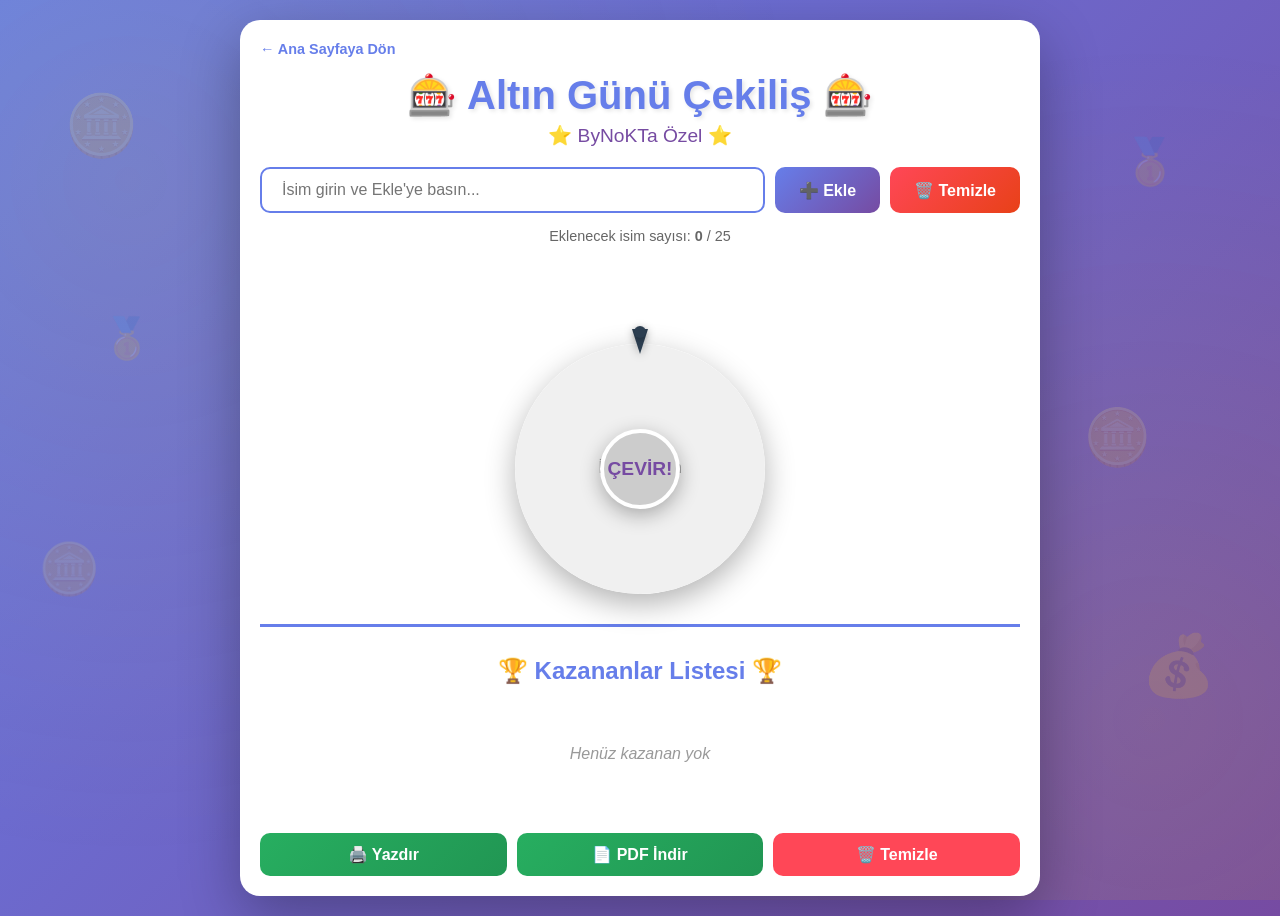
<file: carkifelek.html>
<!DOCTYPE html>
<html lang="tr">
<head>
    <meta charset="UTF-8">
    <meta name="viewport" content="width=device-width, initial-scale=1.0">
    <title>Altın Günü Çekiliş</title>
    <style>
        * {
            margin: 0;
            padding: 0;
            box-sizing: border-box;
        }

        body {
            font-family: 'Segoe UI', Tahoma, Geneva, Verdana, sans-serif;
            background: linear-gradient(135deg, #667eea 0%, #764ba2 100%);
            min-height: 100vh;
            display: flex;
            flex-direction: column;
            align-items: center;
            justify-content: flex-start;
            padding: 10px;
            position: relative;
            overflow-x: hidden;
        }

        body::before {
            content: '';
            position: fixed;
            top: 0;
            left: 0;
            width: 100%;
            height: 100%;
            background-image: 
                radial-gradient(circle at 10% 20%, rgba(255, 215, 0, 0.1) 0%, transparent 50%),
                radial-gradient(circle at 90% 80%, rgba(255, 215, 0, 0.1) 0%, transparent 50%),
                radial-gradient(circle at 50% 50%, rgba(255, 215, 0, 0.05) 0%, transparent 50%);
            pointer-events: none;
            z-index: 0;
        }

        .gold-coin {
            position: fixed;
            font-size: 60px;
            opacity: 0.15;
            pointer-events: none;
            z-index: 0;
            animation: float 6s ease-in-out infinite;
        }

        @keyframes float {
            0%, 100% { transform: translateY(0px) rotate(0deg); }
            50% { transform: translateY(-20px) rotate(10deg); }
        }

        .coin1 { top: 10%; left: 5%; animation-delay: 0s; }
        .coin2 { top: 15%; right: 8%; animation-delay: 1s; font-size: 45px; }
        .coin3 { top: 60%; left: 3%; animation-delay: 2s; font-size: 50px; }
        .coin4 { top: 70%; right: 5%; animation-delay: 3s; }
        .coin5 { top: 35%; left: 8%; animation-delay: 1.5s; font-size: 40px; }
        .coin6 { top: 45%; right: 10%; animation-delay: 2.5s; font-size: 55px; }

        @media (max-width: 768px) {
            body {
                padding: 5px;
            }
            
            .gold-coin {
                font-size: 30px;
            }
            
            .coin2, .coin5 { font-size: 25px; }
            .coin3, .coin6 { font-size: 28px; }
        }

        .container {
            background: white;
            border-radius: 20px;
            padding: 20px;
            box-shadow: 0 20px 60px rgba(0,0,0,0.3);
            max-width: 800px;
            width: 100%;
            position: relative;
            z-index: 1;
            margin: 10px 0;
        }

        /* Geri Dön Butonu */
        .back-link {
            display: inline-block;
            text-decoration: none;
            color: #667eea;
            font-weight: bold;
            margin-bottom: 15px;
            font-size: 0.9em;
            transition: color 0.2s;
        }
        .back-link:hover {
            color: #764ba2;
        }

        h1 {
            text-align: center;
            color: #667eea;
            margin-bottom: 5px;
            font-size: 2.5em;
            text-shadow: 2px 2px 4px rgba(0,0,0,0.1);
        }

        .subtitle {
            text-align: center;
            color: #764ba2;
            margin-bottom: 20px;
            font-size: 1.2em;
        }

        @media (max-width: 768px) {
            .container {
                padding: 15px;
                border-radius: 15px;
            }
            
            h1 {
                font-size: 1.8em;
                margin-bottom: 3px;
            }
            
            .subtitle {
                font-size: 1em;
                margin-bottom: 15px;
            }
        }

        @media (max-width: 480px) {
            h1 {
                font-size: 1.5em;
            }
            
            .subtitle {
                font-size: 0.9em;
            }
        }

        .wheel-container {
            position: relative;
            margin: 30px auto;
            display: flex;
            justify-content: center;
            align-items: center;
        }

        @media (max-width: 768px) {
            .wheel-container {
                position: sticky;
                top: 10px;
                z-index: 100;
                background: white;
                border-radius: 50%;
                padding: 10px;
                box-shadow: 0 4px 15px rgba(0,0,0,0.2);
                margin: 20px auto;
            }
        }

        #wheelCanvas {
            border-radius: 50%;
            box-shadow: 0 10px 30px rgba(0,0,0,0.3);
            transition: all 0.3s ease;
        }

        .arrow {
            position: absolute;
            top: -15px;
            left: 50%;
            transform: translateX(-50%);
            width: 0;
            height: 0;
            border-left: 8px solid transparent;
            border-right: 8px solid transparent;
            border-top: 25px solid #2c3e50;
            filter: drop-shadow(0 2px 4px rgba(0,0,0,0.3));
            z-index: 10;
        }
        
        .arrow::before {
            content: '';
            position: absolute;
            top: -28px;
            left: -6px;
            width: 12px;
            height: 12px;
            background: #2c3e50;
            border-radius: 50%;
            box-shadow: 0 2px 4px rgba(0,0,0,0.2);
        }

        .center-button {
            position: absolute;
            top: 50%;
            left: 50%;
            transform: translate(-50%, -50%);
            width: 80px;
            height: 80px;
            border-radius: 50%;
            background: linear-gradient(145deg, #ffd700, #ffed4e);
            border: 4px solid #fff;
            cursor: pointer;
            display: flex;
            align-items: center;
            justify-content: center;
            font-size: 1.2em;
            font-weight: bold;
            color: #764ba2;
            box-shadow: 0 6px 20px rgba(0,0,0,0.3);
            transition: all 0.2s ease;
            z-index: 10;
        }

        .center-button:hover:not(:disabled) {
            transform: translate(-50%, -50%) scale(1.1);
            box-shadow: 0 8px 25px rgba(0,0,0,0.4);
        }

        .center-button:disabled {
            background: #ccc;
            cursor: not-allowed;
        }

        .input-section {
            display: flex;
            gap: 10px;
            margin-bottom: 15px;
            flex-wrap: wrap;
        }

        input[type="text"] {
            flex: 1;
            min-width: 200px;
            padding: 12px 20px;
            border: 2px solid #667eea;
            border-radius: 10px;
            font-size: 1em;
            outline: none;
            transition: all 0.3s ease;
        }

        input[type="text"]:focus {
            border-color: #764ba2;
            box-shadow: 0 0 10px rgba(102, 126, 234, 0.3);
        }

        button {
            padding: 12px 24px;
            background: linear-gradient(135deg, #667eea 0%, #764ba2 100%);
            color: white;
            border: none;
            border-radius: 10px;
            font-size: 1em;
            cursor: pointer;
            transition: all 0.3s ease;
            font-weight: bold;
            white-space: nowrap;
        }

        button:hover {
            transform: translateY(-2px);
            box-shadow: 0 5px 15px rgba(102, 126, 234, 0.4);
        }

        @media (max-width: 768px) {
            .input-section {
                gap: 8px;
                margin-bottom: 12px;
            }
            
            input[type="text"] {
                width: 100%;
                min-width: 100%;
                padding: 10px 15px;
                font-size: 0.95em;
            }
            
            button {
                padding: 10px 18px;
                font-size: 0.95em;
            }
        }

        @media (max-width: 480px) {
            input[type="text"] {
                padding: 8px 12px;
                font-size: 0.9em;
            }
            
            button {
                padding: 8px 15px;
                font-size: 0.9em;
            }
        }

        .btn-clear {
            background: linear-gradient(135deg, #ff4757 0%, #e84118 100%) !important;
        }

        .names-list {
            display: flex;
            flex-wrap: wrap;
            gap: 10px;
            margin-top: 20px;
            min-height: 50px;
        }

        .name-tag {
            background: linear-gradient(135deg, #ffd700 0%, #ffed4e 100%);
            padding: 8px 16px;
            border-radius: 20px;
            display: flex;
            align-items: center;
            gap: 8px;
            box-shadow: 0 2px 5px rgba(0,0,0,0.2);
            animation: fadeIn 0.3s ease;
        }

        @keyframes fadeIn {
            from {
                opacity: 0;
                transform: scale(0.8);
            }
            to {
                opacity: 1;
                transform: scale(1);
            }
        }

        .name-tag span {
            font-weight: bold;
            color: #764ba2;
        }

        .remove-btn {
            background: #ff4757;
            color: white;
            border: none;
            border-radius: 50%;
            width: 20px;
            height: 20px;
            cursor: pointer;
            font-size: 0.8em;
            display: flex;
            align-items: center;
            justify-content: center;
            padding: 0;
        }

        .winner-announcement {
            position: fixed;
            top: 50%;
            left: 50%;
            transform: translate(-50%, -50%);
            background: white;
            padding: 40px;
            border-radius: 20px;
            box-shadow: 0 20px 60px rgba(0,0,0,0.5);
            text-align: center;
            display: none;
            z-index: 1000;
            animation: popIn 0.5s ease;
        }

        @keyframes popIn {
            0% {
                transform: translate(-50%, -50%) scale(0);
            }
            50% {
                transform: translate(-50%, -50%) scale(1.1);
            }
            100% {
                transform: translate(-50%, -50%) scale(1);
            }
        }

        .winner-announcement h2 {
            color: #667eea;
            font-size: 2em;
            margin-bottom: 20px;
        }

        .winner-announcement .winner-name {
            color: #ffd700;
            font-size: 3em;
            font-weight: bold;
            text-shadow: 2px 2px 4px rgba(0,0,0,0.2);
            margin-bottom: 20px;
        }

        .overlay {
            position: fixed;
            top: 0;
            left: 0;
            width: 100%;
            height: 100%;
            background: rgba(0,0,0,0.7);
            display: none;
            z-index: 999;
        }

        .info-text {
            text-align: center;
            color: #666;
            margin-top: 10px;
            font-size: 0.9em;
        }

        .winners-section {
            margin-top: 30px;
            padding-top: 30px;
            border-top: 3px solid #667eea;
            display: block !important;
        }

        .winners-title {
            text-align: center;
            color: #667eea;
            font-size: 1.5em;
            margin-bottom: 20px;
            font-weight: bold;
        }

        .winners-list {
            display: flex;
            flex-direction: column;
            gap: 10px;
            max-height: 400px;
            overflow-y: auto;
        }

        .winner-item {
            background: linear-gradient(135deg, #f8f9fa 0%, #e9ecef 100%);
            padding: 15px 20px;
            border-radius: 10px;
            display: flex;
            align-items: center;
            gap: 15px;
            box-shadow: 0 2px 5px rgba(0,0,0,0.1);
            animation: slideIn 0.3s ease;
        }

        @media (max-width: 768px) {
            .winners-section {
                margin-top: 20px;
                padding-top: 20px;
            }
            
            .winners-title {
                font-size: 1.2em;
                margin-bottom: 15px;
            }
            
            .winners-list {
                max-height: 250px;
                gap: 8px;
            }
            
            .winner-item {
                padding: 10px 12px;
                gap: 10px;
                font-size: 0.9em;
            }
        }

        @media (max-width: 480px) {
            .winner-item {
                padding: 8px 10px;
                gap: 8px;
                font-size: 0.85em;
            }
        }

        @keyframes slideIn {
            from {
                opacity: 0;
                transform: translateX(-20px);
            }
            to {
                opacity: 1;
                transform: translateX(0);
            }
        }

        .winner-number {
            background: linear-gradient(135deg, #667eea 0%, #764ba2 100%);
            color: white;
            width: 40px;
            height: 40px;
            border-radius: 50%;
            display: flex;
            align-items: center;
            justify-content: center;
            font-weight: bold;
            font-size: 1.1em;
            flex-shrink: 0;
        }

        .winner-month {
            background: linear-gradient(135deg, #ffd700 0%, #ffed4e 100%);
            color: #764ba2;
            padding: 5px 15px;
            border-radius: 15px;
            font-weight: bold;
            font-size: 0.9em;
            flex-shrink: 0;
        }

        .winner-name-display {
            flex: 1;
            color: #333;
            font-size: 1.1em;
            font-weight: 600;
        }

        @media (max-width: 768px) {
            .winner-number {
                width: 32px;
                height: 32px;
                font-size: 0.95em;
            }
            
            .winner-month {
                padding: 4px 10px;
                font-size: 0.8em;
            }
            
            .winner-name-display {
                font-size: 0.95em;
            }
        }

        @media (max-width: 480px) {
            .winner-number {
                width: 28px;
                height: 28px;
                font-size: 0.85em;
            }
            
            .winner-month {
                padding: 3px 8px;
                font-size: 0.75em;
            }
            
            .winner-name-display {
                font-size: 0.9em;
            }
        }

        .clear-history-btn {
            margin-top: 15px;
            width: 100%;
            background: #ff4757;
        }

        .print-btn {
            margin-top: 15px;
            width: 100%;
            background: linear-gradient(135deg, #27ae60 0%, #219653 100%);
        }

        .print-btn:hover {
            background: linear-gradient(135deg, #219653 0%, #27ae60 100%);
        }

        .share-btn {
            margin-top: 15px;
            width: 100%;
            background: linear-gradient(135deg, #25D366 0%, #128C7E 100%);
            display: none;
        }

        .share-btn:hover {
            background: linear-gradient(135deg, #128C7E 0%, #25D366 100%);
        }

        @media (max-width: 768px) {
            .print-btn {
                display: none !important;
            }
            
            .share-btn {
                display: block !important;
            }
        }

        .action-buttons {
            display: flex;
            gap: 10px;
            margin-top: 15px;
        }

        .action-buttons button {
            flex: 1;
        }

        @media (max-width: 768px) {
            .action-buttons {
                gap: 8px;
                margin-top: 12px;
                flex-direction: column;
            }
            
            .action-buttons button {
                width: 100%;
            }
        }

        .empty-winners {
            text-align: center;
            color: #999;
            padding: 40px;
            font-style: italic;
        }

        @media print {
            body {
                background: white;
            }
            
            .gold-coin {
                display: none;
            }
            
            .input-section, 
            .names-list, 
            .wheel-container, 
            .action-buttons,
            .info-text {
                display: none !important;
            }
            
            .container {
                box-shadow: none;
                max-width: 100%;
            }
            
            h1 {
                color: #667eea !important;
                -webkit-print-color-adjust: exact;
                print-color-adjust: exact;
            }
            
            .subtitle {
                color: #764ba2 !important;
                -webkit-print-color-adjust: exact;
                print-color-adjust: exact;
            }
            
            .winners-section {
                page-break-inside: avoid;
            }
            
            .winner-item {
                page-break-inside: avoid;
                -webkit-print-color-adjust: exact;
                print-color-adjust: exact;
            }
        }
    </style>
</head>
<body>
    <div class="gold-coin coin1">🪙</div>
    <div class="gold-coin coin2">🥇</div>
    <div class="gold-coin coin3">🪙</div>
    <div class="gold-coin coin4">💰</div>
    <div class="gold-coin coin5">🥇</div>
    <div class="gold-coin coin6">🪙</div>
    
    <div class="container">
        <a href="index.html" class="back-link">← Ana Sayfaya Dön</a>

        <h1>🎰 Altın Günü Çekiliş 🎰</h1>
        <p class="subtitle">⭐ ByNoKTa Özel ⭐</p>

        <div class="input-section">
            <input type="text" id="nameInput" placeholder="İsim girin ve Ekle'ye basın...">
            <button id="addBtn" onclick="handleAdd()">➕ Ekle</button>
            <button id="clearBtn" class="btn-clear" onclick="handleClear()">🗑️ Temizle</button>
        </div>

        <p class="info-text">Eklenecek isim sayısı: <strong id="count">0</strong> / 25</p>

        <div class="names-list" id="namesList"></div>

        <div class="wheel-container">
            <div class="arrow"></div>
            <canvas id="wheelCanvas"></canvas>
            <button class="center-button" id="spinBtn" onclick="spin()" disabled>ÇEVİR!</button>
        </div>

        <div class="winners-section" id="winnersSection">
            <h3 class="winners-title">🏆 Kazananlar Listesi 🏆</h3>
            <div class="winners-list" id="winnersList"></div>
            <div class="action-buttons">
                <button class="print-btn" onclick="printWinners()">🖨️ Yazdır</button>
                <button class="share-btn" onclick="shareWinners()">📤 Paylaş</button>
                <button class="print-btn" onclick="downloadPDF()">📄 PDF İndir</button>
                <button class="clear-history-btn" onclick="clearHistory()">🗑️ Temizle</button>
            </div>
        </div>
    </div>

    <div class="overlay" id="overlay"></div>
    <div class="winner-announcement" id="winnerBox">
        <h2>🎉 Tebrikler! 🎉</h2>
        <div class="winner-name" id="winnerName"></div>
        <div style="background: linear-gradient(135deg, #ffd700 0%, #ffed4e 100%); color: #764ba2; padding: 10px 25px; border-radius: 20px; font-weight: bold; font-size: 1.3em; margin: 15px auto; display: inline-block;" id="winnerMonth"></div>
        <p style="color: #999; font-size: 0.9em; margin-top: 10px;">Otomatik devam ediliyor...</p>
        <button onclick="closeWinner()">Hemen Devam Et</button>
    </div>

    <script>
        let names = [];
        let isSpinning = false;
        let winners = [];
        const canvas = document.getElementById('wheelCanvas');
        const ctx = canvas.getContext('2d');

        // Gizli sekme / mobil: ses ancak kullanıcı tıkladıktan sonra çalışır
        let audioContext = null;
        function getAudioContext() {
            if (!audioContext) {
                audioContext = new (window.AudioContext || window.webkitAudioContext)();
            }
            if (audioContext.state === 'suspended') {
                audioContext.resume();
            }
            return audioContext;
        }
        
        const colors = [
            '#FF6B6B', '#4ECDC4', '#45B7D1', '#FFA07A', 
            '#98D8C8', '#F7DC6F', '#BB8FCE', '#85C1E2',
            '#F8B88B', '#A9DFBF', '#FAD7A0', '#D7BDE2'
        ];

        const monthNames = [
            'Ocak', 'Şubat', 'Mart', 'Nisan', 'Mayıs', 'Haziran',
            'Temmuz', 'Ağustos', 'Eylül', 'Ekim', 'Kasım', 'Aralık'
        ];

        function getCurrentMonthIndex() {
            const now = new Date();
            const currentMonth = now.getMonth();
            return (currentMonth + 1) % 12;
        }

        function getCurrentYear() {
            return new Date().getFullYear();
        }

        function getMonthForWinner(winnerIndex) {
            const startMonth = getCurrentMonthIndex();
            const startYear = getCurrentYear();
            
            const totalMonthsFromStart = winnerIndex;
            const monthIndex = (startMonth + totalMonthsFromStart) % 12;
            const yearOffset = Math.floor((startMonth + totalMonthsFromStart) / 12);
            const year = startYear + yearOffset;
            
            return monthNames[monthIndex] + ' ' + year;
        }

        function updateCanvasSize() {
            const size = Math.min(500, Math.max(250, 200 + names.length * 10));
            canvas.width = size;
            canvas.height = size;
            drawWheel();
        }

        function drawWheel() {
            if (names.length === 0) {
                ctx.clearRect(0, 0, canvas.width, canvas.height);
                ctx.fillStyle = '#f0f0f0';
                ctx.beginPath();
                ctx.arc(canvas.width/2, canvas.height/2, canvas.width/2, 0, 2 * Math.PI);
                ctx.fill();
                ctx.fillStyle = '#999';
                ctx.textAlign = 'center';
                ctx.textBaseline = 'middle';
                ctx.font = '16px Arial';
                ctx.fillText('İsim ekleyin', canvas.width/2, canvas.height/2);
                return;
            }

            const centerX = canvas.width / 2;
            const centerY = canvas.height / 2;
            const radius = canvas.width / 2;
            const sliceAngle = (2 * Math.PI) / names.length;

            // Ana çarkı çiz
            for (let i = 0; i < names.length; i++) {
                const startAngle = i * sliceAngle;
                const endAngle = startAngle + sliceAngle;

                ctx.beginPath();
                ctx.moveTo(centerX, centerY);
                ctx.arc(centerX, centerY, radius, startAngle, endAngle);
                ctx.closePath();
                ctx.fillStyle = colors[i % colors.length];
                ctx.fill();
                ctx.strokeStyle = '#fff';
                ctx.lineWidth = 3;
                ctx.stroke();

                ctx.save();
                ctx.translate(centerX, centerY);
                ctx.rotate(startAngle + sliceAngle / 2);
                ctx.textAlign = 'center';
                ctx.textBaseline = 'middle';
                ctx.fillStyle = '#fff';
                
                let fontSize;
                if (names.length <= 8) {
                    fontSize = 18;
                } else if (names.length <= 12) {
                    fontSize = 16;
                } else if (names.length <= 18) {
                    fontSize = 14;
                } else {
                    fontSize = 12;
                }
                
                ctx.font = 'bold ' + fontSize + 'px Arial';
                ctx.shadowColor = 'rgba(0,0,0,0.5)';
                ctx.shadowBlur = 4;
                ctx.fillText(names[i], radius * 0.6, 0);
                ctx.restore();
            }

            // Dişleri çiz (çarkın kenarına)
            const pegCount = names.length;
            const pegRadius = 8;
            const pegDistance = radius - 5;
            
            for (let i = 0; i < pegCount; i++) {
                const angle = (i * sliceAngle) + (sliceAngle / 2);
                const pegX = centerX + Math.cos(angle) * pegDistance;
                const pegY = centerY + Math.sin(angle) * pegDistance;
                
                // Dış daire (altın rengi)
                ctx.beginPath();
                ctx.arc(pegX, pegY, pegRadius, 0, 2 * Math.PI);
                ctx.fillStyle = '#FFD700';
                ctx.fill();
                ctx.strokeStyle = '#FFA500';
                ctx.lineWidth = 2;
                ctx.stroke();
                
                // İç daire (3D efekti için)
                ctx.beginPath();
                ctx.arc(pegX, pegY, pegRadius * 0.6, 0, 2 * Math.PI);
                ctx.fillStyle = '#FFED4E';
                ctx.fill();
            }
        }

        function handleAdd() {
            const input = document.getElementById('nameInput');
            const name = input.value.trim();
            
            console.log('Ekle tuşuna basıldı, isim:', name);
            
            if (names.length >= 25) {
                alert('Maksimum 25 isim ekleyebilirsiniz!');
                return;
            }
            
            if (!name) {
                alert('Lütfen bir isim girin!');
                return;
            }
            
            if (names.includes(name)) {
                alert('Bu isim zaten ekli!');
                return;
            }
            
            names.push(name);
            input.value = '';
            updateUI();
            playAddSound();
            console.log('İsim eklendi. Toplam:', names.length);
        }

        function handleClear() {
            console.log('Temizle tuşuna basıldı. Mevcut isim sayısı:', names.length);
            
            if (names.length === 0) {
                alert('Temizlenecek isim yok!');
                return;
            }
            
            if (confirm('Tüm isimleri silmek istediğinize emin misiniz?')) {
                names = [];
                updateUI();
                alert('İsimler temizlendi!');
                console.log('İsimler temizlendi');
            } else {
                console.log('Temizleme iptal edildi');
            }
        }

        function removeName(index) {
            console.log('İsim siliniyor, index:', index);
            const removedName = names[index];
            names.splice(index, 1);
            
            const winnerIndex = winners.findIndex(w => w.name === removedName);
            if (winnerIndex !== -1) {
                winners.splice(winnerIndex, 1);
                updateWinnersList();
            }
            
            updateUI();
        }

        function updateUI() {
            updateCanvasSize();
            
            const namesList = document.getElementById('namesList');
            namesList.innerHTML = '';
            names.forEach((name, index) => {
                const tag = document.createElement('div');
                tag.className = 'name-tag';
                tag.innerHTML = `
                    <span>${name}</span>
                    <button class="remove-btn" onclick="removeName(${index})">×</button>
                `;
                namesList.appendChild(tag);
            });

            document.getElementById('count').textContent = names.length;
            document.getElementById('spinBtn').disabled = names.length === 0;
        }

        function playAddSound() {
            try {
                const ctx = getAudioContext();
                const oscillator = ctx.createOscillator();
                const gainNode = ctx.createGain();
                
                oscillator.connect(gainNode);
                gainNode.connect(ctx.destination);
                
                oscillator.frequency.value = 800;
                oscillator.type = 'sine';
                gainNode.gain.setValueAtTime(0.3, ctx.currentTime);
                gainNode.gain.exponentialRampToValueAtTime(0.01, ctx.currentTime + 0.1);
                
                oscillator.start(ctx.currentTime);
                oscillator.stop(ctx.currentTime + 0.1);
            } catch (e) {
                console.log('Ses çalınamadı:', e);
            }
        }

        async function spin() {
            if (isSpinning || names.length === 0) return;
            
            // Eğer sadece 1 kişi kaldıysa, direkt kazanan yap
            if (names.length === 1) {
                isSpinning = true;
                playCelebrationSound();
                const lastPerson = names[0];
                const month = getMonthForWinner(winners.length);
                winners.push({
                    name: lastPerson,
                    month: month,
                    order: winners.length + 1
                });
                names = [];
                updateWinnersList();
                updateUI();
                
                document.getElementById('winnerName').textContent = lastPerson;
                document.getElementById('winnerMonth').textContent = month;
                document.getElementById('overlay').style.display = 'block';
                document.getElementById('winnerBox').style.display = 'block';
                
                setTimeout(() => {
                    document.getElementById('overlay').style.display = 'none';
                    document.getElementById('winnerBox').style.display = 'none';
                    isSpinning = false;
                    
                    // Kazananlar listesine kaydır
                    document.getElementById('winnersSection').scrollIntoView({ 
                        behavior: 'smooth', 
                        block: 'start' 
                    });
                    
                    setTimeout(() => {
                        alert('🎉 Tüm kazananlar belirlendi! 🎉');
                    }, 500);
                }, 4000);
                return;
            }
            
            isSpinning = true;
            document.getElementById('spinBtn').disabled = true;

            playSpinSound();

            // Çok heyecanlı: 15-20 tur arası (daha fazla tur)
            const spins = 15 + Math.random() * 5;
            const totalRotation = spins * 360;
            const randomDegree = Math.random() * 360;
            const finalRotation = totalRotation + randomDegree;
            
            // Çok yavaş ve gerilim dolu: 12 saniye (daha uzun)
            // Yavaş başla, hızlan, sonra çok yavaş dur
            canvas.style.transition = 'transform 12s cubic-bezier(0.22, 0.61, 0.26, 0.99)';
            canvas.style.transform = `rotate(${finalRotation}deg)`;

            await new Promise(resolve => setTimeout(resolve, 12000));

            const sliceAngle = 360 / names.length;
            const normalizedRotation = finalRotation % 360;
            // İbre üstte (270 derece pozisyonunda) sabit duruyor
            // Çark saat yönünde dönerken, ibrenin gösterdiği dilimi bul
            // Çark döndüğünde dilimler de dönüyor, ibreden çıkarıyoruz
            const adjustedRotation = (270 - normalizedRotation + 360) % 360;
            const winnerIndex = Math.floor(adjustedRotation / sliceAngle) % names.length;

            showWinner(names[winnerIndex]);

            setTimeout(() => {
                canvas.style.transition = 'none';
                canvas.style.transform = 'rotate(0deg)';
                isSpinning = false;
                document.getElementById('spinBtn').disabled = names.length === 0;
            }, 1500);
        }

        let tickInterval;

        function playTickSound() {
            try {
                const ctx = getAudioContext();
                const oscillator = ctx.createOscillator();
                const gainNode = ctx.createGain();
                
                oscillator.connect(gainNode);
                gainNode.connect(ctx.destination);
                
                oscillator.frequency.value = 800;
                oscillator.type = 'square';
                gainNode.gain.setValueAtTime(0.15, ctx.currentTime);
                gainNode.gain.exponentialRampToValueAtTime(0.01, ctx.currentTime + 0.05);
                
                oscillator.start(ctx.currentTime);
                oscillator.stop(ctx.currentTime + 0.05);
            } catch (e) {
                console.log('Ses çalınamadı:', e);
            }
        }

        function startTickingSounds(duration) {
            let elapsed = 0;
            const startInterval = 40; // Başlangıç: 40ms (çok hızlı)
            const endInterval = 500;  // Bitiş: 500ms (çok yavaş - daha dramatik)
            
            function scheduleTick() {
                if (elapsed >= duration) {
                    return;
                }
                
                // Zamanla giderek yavaşlayan tık süresi hesapla (daha dramatik)
                const progress = elapsed / duration;
                // Kübik eğri ile daha dramatik yavaşlama
                const currentInterval = startInterval + (endInterval - startInterval) * Math.pow(progress, 3);
                
                playTickSound();
                elapsed += currentInterval;
                
                setTimeout(scheduleTick, currentInterval);
            }
            
            scheduleTick();
        }

        function playSpinSound() {
            // 12 saniye boyunca giderek yavaşlayan tık sesleri
            startTickingSounds(12000);
        }

        function showWinner(name) {
            playCelebrationSound();
            
            const month = getMonthForWinner(winners.length);
            winners.push({
                name: name,
                month: month,
                order: winners.length + 1
            });
            
            const nameIndex = names.indexOf(name);
            if (nameIndex !== -1) {
                names.splice(nameIndex, 1);
            }
            
            updateWinnersList();
            updateUI();
            
            // İsim ve ay bilgisini göster
            document.getElementById('winnerName').textContent = name;
            document.getElementById('winnerMonth').textContent = month;
            document.getElementById('overlay').style.display = 'block';
            document.getElementById('winnerBox').style.display = 'block';
            
            // 4 saniye sonra otomatik kapat ve devam et (daha uzun kutlama)
            setTimeout(() => {
                closeWinner();
            }, 4000);
        }

        function playCelebrationSound() {
            try {
                const ctx = getAudioContext();
                for (let i = 0; i < 3; i++) {
                    setTimeout(() => {
                        const oscillator = ctx.createOscillator();
                        const gainNode = ctx.createGain();
                        
                        oscillator.connect(gainNode);
                        gainNode.connect(ctx.destination);
                        
                        oscillator.frequency.value = 800 + i * 200;
                        oscillator.type = 'sine';
                        gainNode.gain.setValueAtTime(0.2, ctx.currentTime);
                        gainNode.gain.exponentialRampToValueAtTime(0.01, ctx.currentTime + 0.3);
                        
                        oscillator.start(ctx.currentTime);
                        oscillator.stop(ctx.currentTime + 0.3);
                    }, i * 100);
                }
            } catch (e) {
                console.log('Ses çalınamadı:', e);
            }
        }

        function closeWinner() {
            document.getElementById('overlay').style.display = 'none';
            document.getElementById('winnerBox').style.display = 'none';
            
            // Kazananlar listesine kaydır
            setTimeout(() => {
                document.getElementById('winnersSection').scrollIntoView({ 
                    behavior: 'smooth', 
                    block: 'nearest' 
                });
            }, 300);
            
            // Eğer hala isim varsa, 3 saniye sonra otomatik çevir (daha uzun bekleme)
            if (names.length > 0) {
                setTimeout(() => {
                    spin();
                }, 3000);
            }
        }

        function updateWinnersList() {
            const winnersList = document.getElementById('winnersList');
            const winnersSection = document.getElementById('winnersSection');
            
            winnersSection.style.display = 'block';
            
            if (winners.length === 0) {
                winnersList.innerHTML = '<div class="empty-winners">Henüz kazanan yok</div>';
                return;
            }
            
            winnersList.innerHTML = '';
            
            winners.forEach((winner, index) => {
                const item = document.createElement('div');
                item.className = 'winner-item';
                item.innerHTML = `
                    <div class="winner-number">${winner.order}</div>
                    <div class="winner-month">${winner.month}</div>
                    <div class="winner-name-display">${winner.name}</div>
                `;
                winnersList.appendChild(item);
            });
        }

        function clearHistory() {
            if (winners.length > 0 && confirm('Kazananlar geçmişini silmek istediğinize emin misiniz?')) {
                winners = [];
                updateWinnersList();
            }
        }

        function printWinners() {
            if (winners.length === 0) {
                alert('Yazdırılacak kazanan yok!');
                return;
            }
            
            window.print();
        }

        function downloadPDF() {
            if (winners.length === 0) {
                alert('PDF oluşturulacak kazanan yok!');
                return;
            }
            
            // Tarayıcının "Yazdır" penceresini PDF olarak kaydet seçeneği ile aç
            alert('Açılacak pencereden "Hedef" veya "Printer" kısmından "PDF olarak kaydet" seçeneğini seçin.');
            setTimeout(() => {
                window.print();
            }, 500);
        }

        async function shareWinners() {
            if (winners.length === 0) {
                alert('Paylaşılacak kazanan yok!');
                return;
            }
            
            // Kazananlar listesini metin olarak oluştur
            let text = '🎰 ByNoKTa Çarkıfelek - Altın Günü 🎰\n';
            text += '━━━━━━━━━━━━━━━━━━━━━\n';
            text += '🏆 Kazananlar Listesi 🏆\n\n';
            
            winners.forEach((winner) => {
                text += `${winner.order}. ${winner.month} - ${winner.name}\n`;
            });
            
            text += '\n━━━━━━━━━━━━━━━━━━━━━\n';
            text += `Toplam ${winners.length} kazanan`;
            
            // Modern paylaşım API'si varsa kullan
            if (navigator.share) {
                try {
                    await navigator.share({
                        title: 'ByNoKTa Çarkıfelek - Kazananlar',
                        text: text
                    });
                    console.log('Paylaşım başarılı!');
                } catch (err) {
                    console.log('Paylaşım iptal edildi veya hata:', err);
                    // Paylaşım iptal edildiyse WhatsApp'a yönlendir
                    shareToWhatsApp(text);
                }
            } else {
                // Eski tarayıcılar için direkt WhatsApp
                shareToWhatsApp(text);
            }
        }

        function shareToWhatsApp(text) {
            const encodedText = encodeURIComponent(text);
            const whatsappUrl = `https://wa.me/?text=${encodedText}`;
            window.open(whatsappUrl, '_blank');
        }

        document.getElementById('nameInput').addEventListener('keypress', function(e) {
            if (e.key === 'Enter') {
                handleAdd();
            }
        });

        // Test fonksiyonu - konsola yaz
        console.log('ByNoKTa Çarkıfelek yüklendi!');
        console.log('Temizle butonu ID:', document.getElementById('clearBtn'));
        
        updateCanvasSize();
        updateWinnersList(); // Kazananlar listesini başlat
    </script>
</body>
</html>
</file>
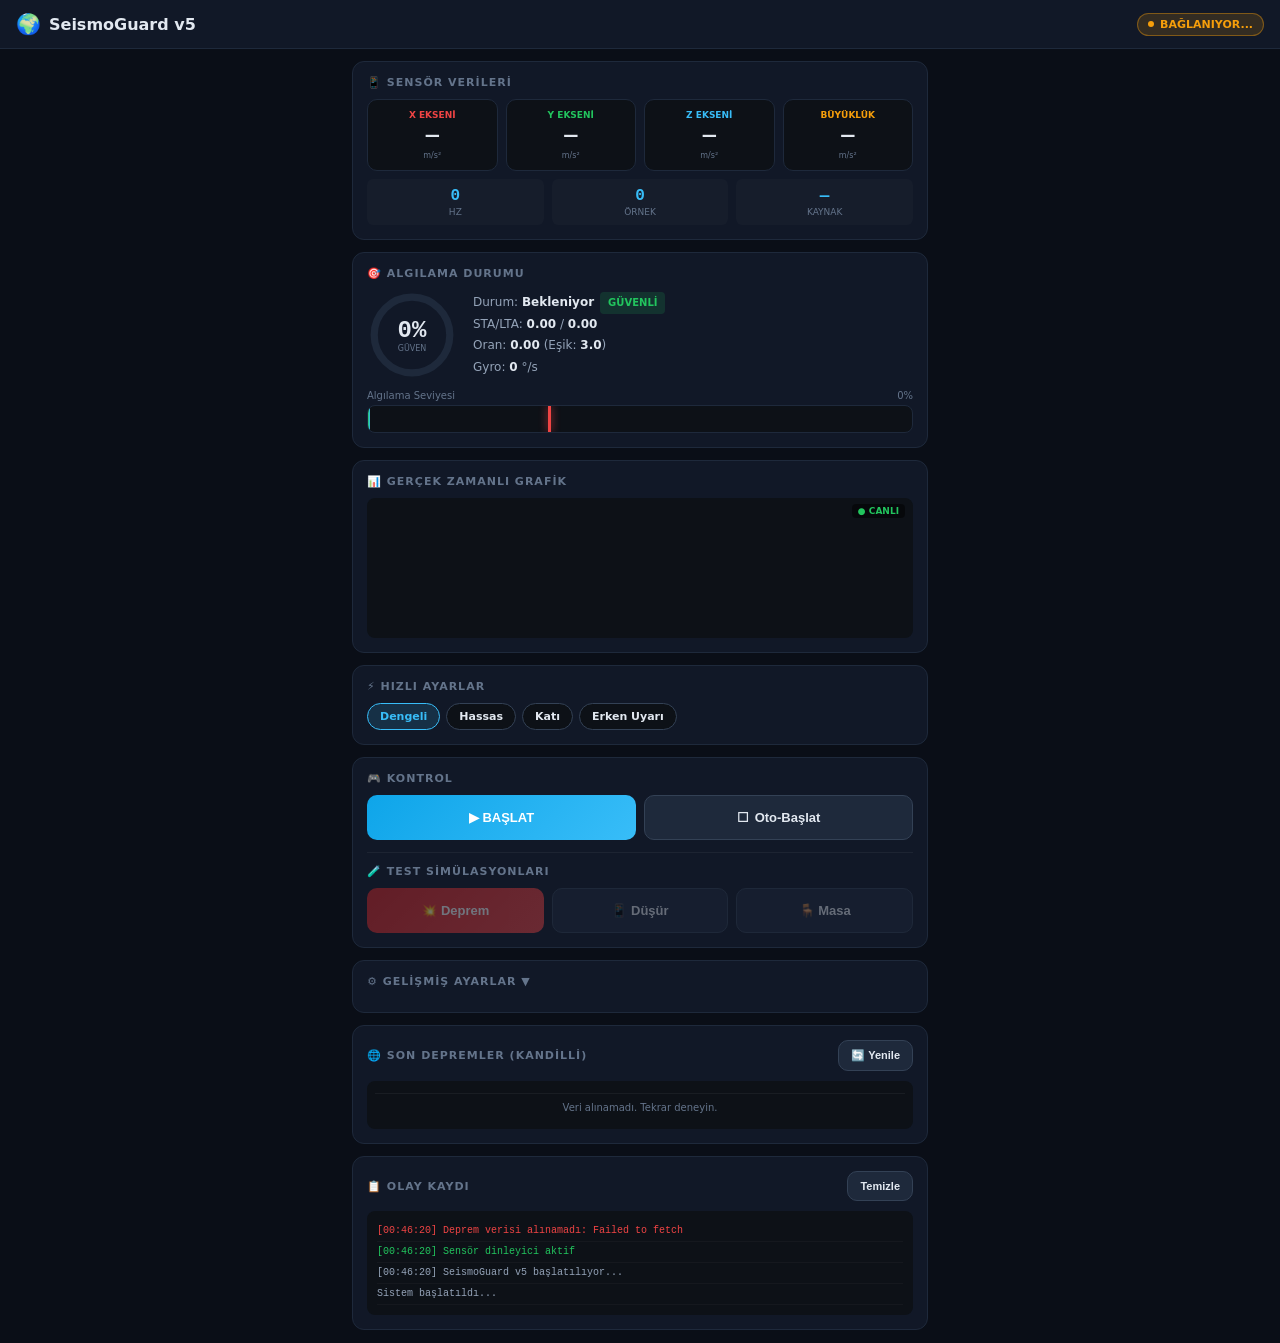
<file: deprem.html>
<!DOCTYPE html>
<html lang="tr">
<head>
<meta charset="UTF-8">
<meta name="viewport" content="width=device-width, initial-scale=1.0, user-scalable=no">
<meta name="theme-color" content="#0a0e17">
<title>SeismoGuard v5 - Erken Uyarı</title>
<style>
*{margin:0;padding:0;box-sizing:border-box}
body{font-family:system-ui,-apple-system,sans-serif;background:#0a0e17;color:#e2e8f0;min-height:100vh;overflow-x:hidden}

/* Header */
.header{background:#111827;border-bottom:1px solid #1e293b;padding:12px 16px;display:flex;align-items:center;justify-content:space-between;position:sticky;top:0;z-index:100}
.header h1{font-size:16px;font-weight:800;display:flex;align-items:center;gap:8px}
.header h1::before{content:"🌍";font-size:20px}
.status{display:flex;align-items:center;gap:6px;font-size:11px;font-weight:700;padding:4px 10px;border-radius:20px;border:1px solid}
.status.online{background:rgba(34,197,94,.15);color:#22c55e;border-color:rgba(34,197,94,.4)}
.status.offline{background:rgba(239,68,68,.15);color:#ef4444;border-color:rgba(239,68,68,.4)}
.status.wait{background:rgba(245,158,11,.15);color:#f59e0b;border-color:rgba(245,158,11,.4)}
.status::before{content:"";width:6px;height:6px;border-radius:50%;animation:pulse 1s infinite}
@keyframes pulse{0%,100%{opacity:1}50%{opacity:.4}}
.status.online::before{background:#22c55e}
.status.offline::before{background:#ef4444}
.status.wait::before{background:#f59e0b}

/* Main Container */
.container{padding:12px;display:flex;flex-direction:column;gap:12px;max-width:600px;margin:0 auto}

/* Alert Banner */
.alert-banner{display:none;background:linear-gradient(135deg,#dc2626,#991b1b);border:2px solid #ef4444;border-radius:12px;padding:16px;text-align:center;animation:alertPulse .5s infinite}
.alert-banner.active{display:block}
@keyframes alertPulse{0%,100%{box-shadow:0 0 20px rgba(220,38,38,.6)}50%{box-shadow:0 0 40px rgba(220,38,38,1)}}
.alert-banner .title{font-size:18px;font-weight:900;text-transform:uppercase;letter-spacing:2px;margin-bottom:4px}
.alert-banner .countdown{font-size:48px;font-weight:900;font-family:monospace;text-shadow:0 0 20px rgba(255,255,255,.5)}
.alert-banner .info{font-size:13px;opacity:.9;margin-top:4px}

/* Cards */
.card{background:#111827;border:1px solid #1e293b;border-radius:12px;padding:14px;position:relative;overflow:hidden}
.card-title{font-size:11px;font-weight:700;color:#64748b;text-transform:uppercase;letter-spacing:1px;margin-bottom:10px;display:flex;align-items:center;gap:6px}

/* Big Values */
.values{display:grid;grid-template-columns:repeat(4,1fr);gap:8px}
.value-box{background:#0d1117;border:1px solid #1e293b;border-radius:10px;padding:10px 4px;text-align:center;transition:all .2s}
.value-box.warning{background:rgba(239,68,68,.1);border-color:#ef4444;animation:shake .3s infinite}
@keyframes shake{0%,100%{transform:translateX(0)}25%{transform:translateX(-2px)}75%{transform:translateX(2px)}}
.value-box .label{font-size:9px;font-weight:700;color:#64748b;margin-bottom:4px;text-transform:uppercase}
.value-box .num{font-size:22px;font-weight:800;font-family:monospace;transition:color .1s}
.value-box .unit{font-size:8px;color:#64748b;margin-top:2px}

/* Gauge */
.gauge-container{display:flex;align-items:center;gap:16px}
.gauge{position:relative;width:90px;height:90px;flex-shrink:0}
.gauge svg{transform:rotate(-90deg)}
.gauge-bg{fill:none;stroke:#1e293b;stroke-width:8}
.gauge-fill{fill:none;stroke-width:8;stroke-linecap:round;transition:.3s}
.gauge-text{position:absolute;inset:0;display:flex;flex-direction:column;align-items:center;justify-content:center}
.gauge-text .num{font-size:24px;font-weight:900;font-family:monospace}
.gauge-text .label{font-size:8px;color:#64748b;text-transform:uppercase}
.gauge-info{flex:1;font-size:12px;line-height:1.8;color:#94a3b8}
.gauge-info b{color:#e2e8f0;font-weight:600}
.gauge-info .state{display:inline-block;padding:2px 8px;border-radius:4px;font-size:10px;font-weight:700;margin-left:6px}
.state.safe{background:rgba(34,197,94,.15);color:#22c55e}
.state.watch{background:rgba(245,158,11,.15);color:#f59e0b}
.state.danger{background:rgba(239,68,68,.15);color:#ef4444}

/* Progress Bar */
.progress-container{margin-top:10px}
.progress-label{display:flex;justify-content:space-between;font-size:10px;color:#64748b;margin-bottom:4px}
.progress-bar{height:28px;background:#0d1117;border-radius:8px;position:relative;overflow:hidden;border:1px solid #1e293b}
.progress-fill{height:100%;border-radius:8px;transition:width .1s linear,background .2s;position:relative;min-width:2px}
.progress-fill::after{content:attr(data-val);position:absolute;right:8px;top:50%;transform:translateY(-50%);font-size:11px;font-weight:800;color:#fff;text-shadow:0 1px 3px rgba(0,0,0,.9)}
.threshold-marker{position:absolute;top:0;bottom:0;width:3px;background:#ef4444;z-index:2;box-shadow:0 0 8px rgba(239,68,68,.8)}

/* Controls */
.controls{display:grid;grid-template-columns:repeat(2,1fr);gap:8px}
.btn{padding:14px;border-radius:10px;border:none;font-size:13px;font-weight:700;cursor:pointer;transition:all .15s;display:flex;align-items:center;justify-content:center;gap:6px}
.btn:active{transform:scale(.97)}
.btn-primary{background:linear-gradient(135deg,#0ea5e9,#38bdf8);color:#fff}
.btn-danger{background:linear-gradient(135deg,#dc2626,#ef4444);color:#fff}
.btn-secondary{background:#1e293b;color:#e2e8f0;border:1px solid #334155}
.btn:disabled{opacity:.4;cursor:not-allowed}
.btn-small{padding:8px 12px;font-size:11px}

/* Quick Settings */
.quick-settings{display:flex;gap:6px;flex-wrap:wrap}
.chip{padding:6px 12px;border-radius:20px;font-size:11px;font-weight:600;cursor:pointer;border:1px solid #334155;background:#0d1117;transition:all .15s}
.chip:hover{border-color:#64748b}
.chip.active{background:rgba(56,189,248,.15);color:#38bdf8;border-color:#38bdf8}

/* Settings Grid */
.settings-grid{display:grid;gap:12px}
.setting-row{display:flex;align-items:center;justify-content:space-between;padding:8px 0;border-bottom:1px solid rgba(255,255,255,.05)}
.setting-row:last-child{border:none}
.setting-label{font-size:12px}
.setting-label small{display:block;font-size:10px;color:#64748b;margin-top:2px}
.setting-control{display:flex;align-items:center;gap:10px}
.setting-control input[type=range]{width:100px;accent-color:#38bdf8}
.setting-value{font-family:monospace;font-size:12px;color:#38bdf8;min-width:40px;text-align:right}

/* Earthquake List */
.eq-list{max-height:220px;overflow-y:auto;background:#0d1117;border-radius:8px;padding:8px}
.eq-list::-webkit-scrollbar{width:4px}
.eq-list::-webkit-scrollbar-thumb{background:#334155;border-radius:2px}
.eq-item{display:flex;align-items:center;gap:10px;padding:8px;border-bottom:1px solid rgba(255,255,255,.05);font-size:11px}
.eq-item:last-child{border:none}
.eq-mag{font-size:14px;font-weight:800;font-family:monospace;min-width:45px;text-align:center;padding:4px 8px;border-radius:6px}
.eq-mag.m5{background:rgba(239,68,68,.2);color:#ef4444}
.eq-mag.m4{background:rgba(249,115,22,.2);color:#f97316}
.eq-mag.m3{background:rgba(234,179,8,.2);color:#eab308}
.eq-mag.m2{background:rgba(34,197,94,.2);color:#22c55e}
.eq-info{flex:1}
.eq-loc{color:#e2e8f0;font-weight:500;margin-bottom:2px}
.eq-meta{color:#64748b;font-size:9px}
.eq-time{color:#94a3b8;font-size:10px;font-family:monospace}
.eq-refresh{text-align:center;padding:8px;color:#64748b;font-size:10px;border-top:1px solid rgba(255,255,255,.05);margin-top:4px}

/* Log */
.log-container{max-height:200px;overflow-y:auto;font-family:monospace;font-size:10px;line-height:1.6;color:#94a3b8;background:#0d1117;border-radius:8px;padding:10px}
.log-container::-webkit-scrollbar{width:4px}
.log-container::-webkit-scrollbar-thumb{background:#334155;border-radius:2px}
.log-entry{padding:2px 0;border-bottom:1px solid rgba(255,255,255,.03)}
.log-entry.warn{color:#f59e0b}
.log-entry.error{color:#ef4444}
.log-entry.success{color:#22c55e}
.log-entry.alert{color:#ef4444;font-weight:700;background:rgba(239,68,68,.1);padding:4px 8px;margin:2px -8px;border-radius:4px}
.log-entry.alert{color:#ef4444;font-weight:700;background:rgba(239,68,68,.1);padding:4px 8px;margin:2px -8px;border-radius:4px}

/* Full Screen Alarm */
.full-alarm{display:none;position:fixed;inset:0;background:#dc2626;z-index:1000;flex-direction:column;align-items:center;justify-content:center;padding:20px;text-align:center;animation:alarmFlash .4s infinite}
.full-alarm.active{display:flex}
@keyframes alarmFlash{0%,100%{background:#dc2626}50%{background:#991b1b}}
.full-alarm .icon{font-size:80px;margin-bottom:20px;animation:alarmShake .2s infinite}
@keyframes alarmShake{0%,100%{transform:translateX(0)rotate(0)}25%{transform:translateX(-10px)rotate(-5deg)}75%{transform:translateX(10px)rotate(5deg)}}
.full-alarm .title{font-size:28px;font-weight:900;color:#fff;text-transform:uppercase;letter-spacing:3px;text-shadow:0 0 30px rgba(255,255,255,.5)}
.full-alarm .subtitle{font-size:16px;color:rgba(255,255,255,.9);margin:10px 0}
.full-alarm .action-box{background:rgba(0,0,0,.3);border:2px solid rgba(255,255,255,.5);border-radius:12px;padding:20px;margin:20px 0;max-width:400px}
.full-alarm .action-box div{font-size:18px;font-weight:700;color:#fff;line-height:1.6}
.full-alarm .timer{font-size:72px;font-weight:900;font-family:monospace;color:#fff;text-shadow:0 0 40px rgba(255,255,255,.8);margin:10px 0}
.full-alarm .stop-btn{margin-top:20px;padding:14px 40px;background:rgba(0,0,0,.4);border:2px solid rgba(255,255,255,.6);border-radius:10px;color:#fff;font-size:14px;font-weight:700;cursor:pointer}

/* Chart */
.chart-container{position:relative;height:140px;background:#0d1117;border-radius:8px;overflow:hidden}
.chart-container canvas{width:100%;height:100%}
.chart-label{position:absolute;top:6px;right:8px;font-size:9px;font-weight:700;padding:2px 6px;border-radius:4px;background:rgba(0,0,0,.5)}
.chart-label.live{color:#22c55e}
.chart-label.sim{color:#f59e0b}

/* Notification Permission */
.notif-bar{display:none;background:linear-gradient(135deg,#0ea5e9,#38bdf8);padding:10px 16px;align-items:center;justify-content:space-between}
.notif-bar.show{display:flex}
.notif-bar span{font-size:12px;font-weight:600}
.notif-bar button{padding:6px 14px;background:#fff;color:#0ea5e9;border:none;border-radius:6px;font-size:11px;font-weight:700;cursor:pointer}

/* Mini Stats */
.mini-stats{display:grid;grid-template-columns:repeat(3,1fr);gap:8px;margin-top:8px}
.mini-stat{text-align:center;padding:8px;background:rgba(255,255,255,.02);border-radius:6px}
.mini-stat .val{font-size:16px;font-weight:700;font-family:monospace;color:#38bdf8}
.mini-stat .lab{font-size:9px;color:#64748b;text-transform:uppercase;margin-top:2px}

/* Toggle Switch */
.toggle{display:flex;align-items:center;gap:10px;cursor:pointer}
.toggle-switch{width:44px;height:24px;background:#334155;border-radius:12px;position:relative;transition:.2s}
.toggle-switch::after{content:"";position:absolute;width:18px;height:18px;background:#fff;border-radius:50%;top:3px;left:3px;transition:.2s}
.toggle.active .toggle-switch{background:#22c55e}
.toggle.active .toggle-switch::after{left:23px}

/* Test Buttons */
.test-grid{display:grid;grid-template-columns:repeat(3,1fr);gap:8px}

/* Hide/Show */
.hidden{display:none!important}
</style>
</head>
<body>

<!-- Notification Bar -->
<div class="notif-bar" id="notifBar">
  <span>🔔 Bildirimler kapalı - Deprem uyarısı almak için açın</span>
  <button onclick="requestNotif()">Aç</button>
</div>

<!-- Header -->
<div class="header">
  <h1>SeismoGuard v5</h1>
  <div class="status wait" id="status">BAĞLANIYOR...</div>
</div>

<!-- Alert Banner (Early Warning) -->
<div class="alert-banner" id="alertBanner">
  <div class="title">⚠️ ERKEN UYARI - SİSMİK AKTİVİTE</div>
  <div class="countdown" id="countdown">10</div>
  <div class="info">Tahmini varış süresi | Yere çömelin, korunun, başınızı koruyun</div>
</div>

<div class="container">
  
  <!-- Sensor Values -->
  <div class="card">
    <div class="card-title">📱 Sensör Verileri</div>
    <div class="values">
      <div class="value-box" id="boxX">
        <div class="label" style="color:#ef4444">X Ekseni</div>
        <div class="num" id="valX">—</div>
        <div class="unit">m/s²</div>
      </div>
      <div class="value-box" id="boxY">
        <div class="label" style="color:#22c55e">Y Ekseni</div>
        <div class="num" id="valY">—</div>
        <div class="unit">m/s²</div>
      </div>
      <div class="value-box" id="boxZ">
        <div class="label" style="color:#38bdf8">Z Ekseni</div>
        <div class="num" id="valZ">—</div>
        <div class="unit">m/s²</div>
      </div>
      <div class="value-box" id="boxM">
        <div class="label" style="color:#f59e0b">Büyüklük</div>
        <div class="num" id="valM">—</div>
        <div class="unit">m/s²</div>
      </div>
    </div>
    <div class="mini-stats">
      <div class="mini-stat"><div class="val" id="statHz">0</div><div class="lab">Hz</div></div>
      <div class="mini-stat"><div class="val" id="statEvents">0</div><div class="lab">Örnek</div></div>
      <div class="mini-stat"><div class="val" id="statSource">—</div><div class="lab">Kaynak</div></div>
    </div>
  </div>

  <!-- Confidence & Status -->
  <div class="card">
    <div class="card-title">🎯 Algılama Durumu</div>
    <div class="gauge-container">
      <div class="gauge">
        <svg viewBox="0 0 100 100" width="90" height="90">
          <circle class="gauge-bg" cx="50" cy="50" r="42"/>
          <circle class="gauge-fill" id="gaugeFill" cx="50" cy="50" r="42" stroke="#22c55e" stroke-dasharray="264" stroke-dashoffset="264"/>
        </svg>
        <div class="gauge-text">
          <div class="num" id="gaugeNum">0%</div>
          <div class="label">Güven</div>
        </div>
      </div>
      <div class="gauge-info">
        <div>Durum: <b id="statusText">Bekleniyor</b><span class="state safe" id="statusBadge">GÜVENLİ</span></div>
        <div>STA/LTA: <b id="staVal">0.00</b> / <b id="ltaVal">0.00</b></div>
        <div>Oran: <b id="ratioVal">0.00</b> (Eşik: <b id="threshVal">3.0</b>)</div>
        <div>Gyro: <b id="gyroVal">0</b> °/s</div>
      </div>
    </div>
    <div class="progress-container">
      <div class="progress-label"><span>Algılama Seviyesi</span><span id="progressText">0%</span></div>
      <div class="progress-bar">
        <div class="progress-fill" id="progressFill" style="width:0%;background:linear-gradient(90deg,#22c55e,#38bdf8)" data-val="0.00"></div>
        <div class="threshold-marker" id="threshMarker" style="left:33%"></div>
      </div>
    </div>
  </div>

  <!-- Real-time Chart -->
  <div class="card">
    <div class="card-title">📊 Gerçek Zamanlı Grafik</div>
    <div class="chart-container">
      <canvas id="chart"></canvas>
      <span class="chart-label live" id="chartLabel">● CANLI</span>
    </div>
  </div>

  <!-- Quick Settings -->
  <div class="card">
    <div class="card-title">⚡ Hızlı Ayarlar</div>
    <div class="quick-settings">
      <div class="chip active" onclick="setProfile('balanced')" id="prof-balanced">Dengeli</div>
      <div class="chip" onclick="setProfile('sensitive')" id="prof-sensitive">Hassas</div>
      <div class="chip" onclick="setProfile('strict')" id="prof-strict">Katı</div>
      <div class="chip" onclick="setProfile('early')" id="prof-early">Erken Uyarı</div>
    </div>
  </div>

  <!-- Controls -->
  <div class="card">
    <div class="card-title">🎮 Kontrol</div>
    <div class="controls">
      <button class="btn btn-primary" id="btnStart" onclick="toggleMonitoring()">▶ BAŞLAT</button>
      <button class="btn btn-secondary" onclick="toggleAutoStart()" id="btnAuto">
        <span id="autoIcon">☐</span> Oto-Başlat
      </button>
    </div>
    <div style="margin-top:12px;padding-top:12px;border-top:1px solid rgba(255,255,255,.05)">
      <div class="card-title">🧪 Test Simülasyonları</div>
      <div class="test-grid">
        <button class="btn btn-danger" onclick="simEarthquake()" id="btnSimEQ" disabled>💥 Deprem</button>
        <button class="btn btn-secondary" onclick="simDrop()" id="btnSimDrop" disabled>📱 Düşür</button>
        <button class="btn btn-secondary" onclick="simTable()" id="btnSimTable" disabled>🪑 Masa</button>
      </div>
    </div>
  </div>

  <!-- Advanced Settings -->
  <div class="card">
    <div class="card-title" onclick="toggleSettings()" style="cursor:pointer">⚙️ Gelişmiş Ayarlar ▼</div>
    <div class="settings-grid hidden" id="advSettings">
      <div class="setting-row">
        <div class="setting-label">STA/LTA Eşiği<small>Düşük = daha hassas</small></div>
        <div class="setting-control">
          <input type="range" min="1.5" max="8" step="0.1" value="3" id="rangeThresh" oninput="updateSetting('thresh',this.value)">
          <span class="setting-value" id="valThresh">3.0</span>
        </div>
      </div>
      <div class="setting-row">
        <div class="setting-label">STA Penceresi (sn)</div>
        <div class="setting-control">
          <input type="range" min="0.3" max="3" step="0.1" value="1" id="rangeSta" oninput="updateSetting('sta',this.value)">
          <span class="setting-value" id="valSta">1.0</span>
        </div>
      </div>
      <div class="setting-row">
        <div class="setting-label">LTA Penceresi (sn)</div>
        <div class="setting-control">
          <input type="range" min="10" max="120" step="5" value="30" id="rangeLta" oninput="updateSetting('lta',this.value)">
          <span class="setting-value" id="valLta">30</span>
        </div>
      </div>
      <div class="setting-row">
        <div class="setting-label">Güven Eşiği</div>
        <div class="setting-control">
          <input type="range" min="0.4" max="0.99" step="0.01" value="0.75" id="rangeConf" oninput="updateSetting('conf',this.value)">
          <span class="setting-value" id="valConf">0.75</span>
        </div>
      </div>
      <div class="setting-row">
        <div class="setting-label">Gyro Eşiği (°/s)</div>
        <div class="setting-control">
          <input type="range" min="5" max="60" step="1" value="15" id="rangeGyro" oninput="updateSetting('gyro',this.value)">
          <span class="setting-value" id="valGyro">15</span>
        </div>
      </div>
      <div class="setting-row">
        <div class="setting-label">Erken Uyarı (sn)</div>
        <div class="setting-control">
          <input type="range" min="3" max="30" step="1" value="10" id="rangeEarly" oninput="updateSetting('early',this.value)">
          <span class="setting-value" id="valEarly">10</span>
        </div>
      </div>
      <div class="setting-row">
        <div class="setting-label">Sesli Alarm</div>
        <div class="setting-control">
          <div class="toggle active" id="toggleSound" onclick="toggleOption('sound')">
            <div class="toggle-switch"></div>
          </div>
        </div>
      </div>
      <div class="setting-row">
        <div class="setting-label">Titreşim</div>
        <div class="setting-control">
          <div class="toggle active" id="toggleVibrate" onclick="toggleOption('vibrate')">
            <div class="toggle-switch"></div>
          </div>
        </div>
      </div>
      <div class="setting-row">
        <div class="setting-label">Bildirim</div>
        <div class="setting-control">
          <div class="toggle" id="toggleNotif" onclick="toggleOption('notif')">
            <div class="toggle-switch"></div>
          </div>
        </div>
      </div>
    </div>
  </div>

  <!-- Recent Earthquakes -->
  <div class="card">
    <div class="card-title" style="display:flex;justify-content:space-between">
      <span>🌐 Son Depremler (Kandilli)</span>
      <button class="btn btn-small btn-secondary" onclick="fetchEarthquakes()">🔄 Yenile</button>
    </div>
    <div class="eq-list" id="eqList">
      <div class="eq-refresh">Yükleniyor...</div>
    </div>
  </div>

  <!-- Log -->
  <div class="card">
    <div class="card-title" style="display:flex;justify-content:space-between">
      <span>📋 Olay Kaydı</span>
      <button class="btn btn-small btn-secondary" onclick="clearLog()">Temizle</button>
    </div>
    <div class="log-container" id="logContainer">
      <div class="log-entry">Sistem başlatıldı...</div>
    </div>
  </div>

</div>

<!-- Full Screen Alarm -->
<div class="full-alarm" id="fullAlarm">
  <div class="icon">🚨</div>
  <div class="title">DEPREM UYARISI</div>
  <div class="subtitle" id="alarmSubtitle">Sismik aktivite algılandı!</div>
  <div class="timer" id="alarmTimer">10</div>
  <div class="action-box">
    <div>🛡️ YERE ÇÖMELİN<br>🛡️ SAĞLAM BİR YERE TUTUNUN<br>🛡️ BAŞINIZI KORUYUN</div>
  </div>
  <button class="stop-btn" onclick="stopAlarm()">✕ Uyarıyı Durdur</button>
</div>

<script>
// ===== CONFIGURATION =====
const CONFIG = {
  thresh: 3.0,
  staWindow: 1.0,
  ltaWindow: 30,
  confThresh: 0.75,
  gyroThresh: 15,
  earlyWarningTime: 10,
  fps: 50,
  sound: true,
  vibrate: true,
  notif: false
};

const PROFILES = {
  balanced: { thresh: 3.0, sta: 1.0, lta: 30, conf: 0.75, gyro: 15 },
  sensitive: { thresh: 2.0, sta: 0.5, lta: 20, conf: 0.60, gyro: 10 },
  strict: { thresh: 5.0, sta: 2.0, lta: 60, conf: 0.90, gyro: 25 },
  early: { thresh: 1.8, sta: 0.3, lta: 15, conf: 0.55, gyro: 8 }
};

// ===== STATE =====
let isRunning = false;
let isMonitoring = false;
let autoStart = false;
let source = 'none';
let loopId = null;
let alarmInterval = null;
let audioCtx = null;

// Sensor data
let rawAx = 0, rawAy = 0, rawAz = 0;
let rawGx = 0, rawGy = 0, rawGz = 0;
let hasAccel = false, hasGyro = false;
let eventCount = 0;
let eventTimes = [];

// Processing
let ax = 0, ay = 0, az = 0, mag = 0, gyroRms = 0;
let staBuffer = [], ltaBuffer = [];
let sta = 0, lta = 1e-6, ratio = 0;
let confidence = 0;
let isTriggered = false;
let triggerTime = 0;
let triggerDuration = 0;

// Simulation
let eqSim = { active: false, phase: '', startTime: 0, pAmp: 0, sAmp: 0, pDur: 0, sDur: 0 };
let noiseSim = { active: false, endTime: 0, type: '' };

// Chart
const CHART_POINTS = 200;
let chartData = { x: new Float32Array(CHART_POINTS), y: new Float32Array(CHART_POINTS), z: new Float32Array(CHART_POINTS), m: new Float32Array(CHART_POINTS) };

// High-pass filter
class HighPass {
  constructor(alpha = 0.95) { this.alpha = alpha; this.prevIn = 0; this.prevOut = 0; }
  filter(x) { const y = this.alpha * (this.prevOut + x - this.prevIn); this.prevIn = x; this.prevOut = y; return y; }
}
const hpX = new HighPass(), hpY = new HighPass(), hpZ = new HighPass();

// ===== INITIALIZATION =====
function init() {
  log('SeismoGuard v5 başlatılıyor...', 'info');
  
  // Check notification permission
  if ('Notification' in window && Notification.permission === 'default') {
    document.getElementById('notifBar').classList.add('show');
  }
  
  // Bind sensor immediately
  bindSensor();
  
  // Check sensor after 2 seconds
  setTimeout(checkSensor, 2000);
  
  // Auto-start if enabled
  const savedAuto = localStorage.getItem('sg_autostart');
  if (savedAuto === 'true') {
    autoStart = true;
    document.getElementById('btnAuto').innerHTML = '<span>☑</span> Oto-Başlat';
  }
}

function bindSensor() {
  window.addEventListener('devicemotion', onMotion, true);
  log('Sensör dinleyici aktif', 'success');
}

function onMotion(e) {
  eventCount++;
  eventTimes.push(performance.now());
  if (eventTimes.length > 100) eventTimes.shift();
  
  const accel = e.acceleration;
  const accelGrav = e.accelerationIncludingGravity;
  const rot = e.rotationRate;
  
  if (accel && accel.x !== null) {
    hasAccel = true;
    rawAx = accel.x || 0;
    rawAy = accel.y || 0;
    rawAz = accel.z || 0;
  } else if (accelGrav && accelGrav.x !== null) {
    hasAccel = true;
    rawAx = accelGrav.x || 0;
    rawAy = accelGrav.y || 0;
    rawAz = (accelGrav.z || 0) - 9.81;
  }
  
  if (rot && rot.alpha !== null) {
    hasGyro = true;
    rawGx = rot.alpha || 0;
    rawGy = rot.beta || 0;
    rawGz = rot.gamma || 0;
  }
}

function checkSensor() {
  const statusEl = document.getElementById('status');
  
  if (eventCount > 3) {
    source = 'real';
    statusEl.textContent = 'ÇEVRİMİÇİ';
    statusEl.className = 'status online';
    document.getElementById('chartLabel').textContent = '● CANLI';
    document.getElementById('chartLabel').className = 'chart-label live';
    document.getElementById('statSource').textContent = 'GERÇEK';
    document.getElementById('statSource').style.color = '#22c55e';
    log(`✅ Gerçek sensör aktif (${eventCount} örnek)`, 'success');
    
    if (autoStart) {
      setTimeout(toggleMonitoring, 500);
    }
  } else {
    source = 'sim';
    statusEl.textContent = 'SİMÜLASYON';
    statusEl.className = 'status wait';
    document.getElementById('chartLabel').textContent = '● SİM';
    document.getElementById('chartLabel').className = 'chart-label sim';
    document.getElementById('statSource').textContent = 'SİM';
    document.getElementById('statSource').style.color = '#f59e0b';
    log('⚠️ Simülasyon modu - Gerçek sensör bulunamadı', 'warn');
    
    if (autoStart) {
      setTimeout(toggleMonitoring, 500);
    }
  }
}

// ===== MAIN LOOP =====
function toggleMonitoring() {
  const btn = document.getElementById('btnStart');
  
  if (isRunning) {
    isRunning = false;
    clearInterval(loopId);
    btn.textContent = '▶ BAŞLAT';
    btn.className = 'btn btn-primary';
    document.getElementById('btnSimEQ').disabled = true;
    document.getElementById('btnSimDrop').disabled = true;
    document.getElementById('btnSimTable').disabled = true;
    log('⏹ İzleme durduruldu', 'info');
  } else {
    // iOS permission
    if (typeof DeviceMotionEvent !== 'undefined' && typeof DeviceMotionEvent.requestPermission === 'function' && eventCount === 0) {
      DeviceMotionEvent.requestPermission().then(p => {
        if (p === 'granted') {
          log('iOS izin verildi', 'success');
          bindSensor();
          setTimeout(checkSensor, 1500);
        }
      });
      return;
    }
    
    isRunning = true;
    staBuffer = [];
    ltaBuffer = [];
    loopId = setInterval(processFrame, 1000 / CONFIG.fps);
    btn.textContent = '⏹ DURDUR';
    btn.className = 'btn btn-secondary';
    document.getElementById('btnSimEQ').disabled = false;
    document.getElementById('btnSimDrop').disabled = false;
    document.getElementById('btnSimTable').disabled = false;
    log(`▶ İzleme başladı [${source.toUpperCase()}]`, 'success');
  }
}

function processFrame() {
  let sx, sy, sz, gr;
  
  if (source === 'real') {
    sx = rawAx; sy = rawAy; sz = rawAz;
    gr = Math.sqrt(rawGx**2 + rawGy**2 + rawGz**2);
  } else {
    sx = (Math.random() - 0.5) * 0.008;
    sy = (Math.random() - 0.5) * 0.008;
    sz = (Math.random() - 0.5) * 0.008;
    gr = Math.random() * 1.5;
  }
  
  // Apply earthquake simulation
  if (eqSim.active) {
    const elapsed = performance.now() / 1000 - eqSim.startTime;
    if (eqSim.phase === 'p') {
      if (elapsed < eqSim.pDur) {
        const env = Math.sin(Math.PI * elapsed / eqSim.pDur);
        const freq = 3 + Math.random() * 5;
        sz += eqSim.pAmp * env * Math.sin(2 * Math.PI * freq * elapsed);
        sx += eqSim.pAmp * 0.3 * env * Math.sin(2 * Math.PI * (freq + 1) * elapsed);
        sy += eqSim.pAmp * 0.25 * env * Math.sin(2 * Math.PI * (freq - 1) * elapsed);
      } else {
        eqSim.phase = 's';
        eqSim.startTime = performance.now() / 1000;
        log('P-dalga → S-dalga geçişi', 'warn');
      }
    }
    if (eqSim.phase === 's') {
      const sElapsed = performance.now() / 1000 - eqSim.startTime;
      if (sElapsed < eqSim.sDur) {
        const env = Math.sin(Math.PI * sElapsed / eqSim.sDur);
        const freq = 1 + Math.random() * 3;
        sx += eqSim.sAmp * env * Math.sin(2 * Math.PI * freq * sElapsed);
        sy += eqSim.sAmp * env * Math.sin(2 * Math.PI * (freq + 0.5) * sElapsed);
        sz += eqSim.sAmp * 0.35 * env * Math.sin(2 * Math.PI * freq * sElapsed);
      } else {
        eqSim.active = false;
        log('Simülasyon tamamlandı', 'success');
      }
    }
  }
  
  // Apply noise simulation
  if (noiseSim.active) {
    const now = performance.now() / 1000;
    if (now < noiseSim.endTime) {
      if (noiseSim.type === 'drop') {
        sx += (Math.random() - 0.5) * 3;
        sy += (Math.random() - 0.5) * 2;
        sz += (Math.random() - 0.5) * 4;
        gr = 80 + Math.random() * 120;
      } else {
        const phase = Math.sin(2 * Math.PI * 12 * (now - noiseSim.endTime + 0.4));
        sz += 0.15 * phase * Math.exp(-(now - noiseSim.endTime + 0.4) * 8);
      }
    } else {
      noiseSim.active = false;
    }
  }
  
  // Filter
  ax = hpX.filter(sx);
  ay = hpY.filter(sy);
  az = hpZ.filter(sz);
  mag = Math.sqrt(ax**2 + ay**2 + az**2);
  gyroRms = gr;
  
  // STA/LTA
  const staSize = Math.floor(CONFIG.fps * CONFIG.staWindow);
  const ltaSize = Math.floor(CONFIG.fps * CONFIG.ltaWindow);
  
  staBuffer.push(mag);
  ltaBuffer.push(mag);
  while (staBuffer.length > staSize) staBuffer.shift();
  while (ltaBuffer.length > ltaSize) ltaBuffer.shift();
  
  sta = staBuffer.reduce((a, b) => a + b, 0) / (staBuffer.length || 1);
  lta = Math.max(ltaBuffer.reduce((a, b) => a + b, 0) / (ltaBuffer.length || 1), 1e-6);
  ratio = sta / lta;
  
  // Trigger detection
  if (ratio > CONFIG.thresh && !isTriggered) {
    isTriggered = true;
    triggerTime = performance.now() / 1000;
    triggerDuration = 0;
    log(`⚡ TETİK! Oran: ${ratio.toFixed(2)}`, 'alert');
    validateTrigger();
  }
  
  if (isTriggered) {
    triggerDuration = performance.now() / 1000 - triggerTime;
    if (triggerDuration > 30) resetTrigger('30sn zaman aşımı');
  }
  
  // Update chart data
  chartData.x.copyWithin(0, 1); chartData.x[CHART_POINTS - 1] = ax;
  chartData.y.copyWithin(0, 1); chartData.y[CHART_POINTS - 1] = ay;
  chartData.z.copyWithin(0, 1); chartData.z[CHART_POINTS - 1] = az;
  chartData.m.copyWithin(0, 1); chartData.m[CHART_POINTS - 1] = mag;
  
  updateUI();
}

function validateTrigger() {
  setTimeout(() => {
    if (!isTriggered) return;
    
    // Gyro check
    if (gyroRms > CONFIG.gyroThresh) {
      resetTrigger(`Hareket algılandı: ${gyroRms.toFixed(0)}°/s`);
      return;
    }
    log(`✓ Gyro kontrolü OK`, 'success');
    
    setTimeout(() => {
      if (!isTriggered) return;
      
      // Duration check
      if (triggerDuration < 0.3) {
        resetTrigger('Çok kısa sinyal');
        return;
      }
      log(`✓ Süre kontrolü OK`, 'success');
      
      // Calculate confidence
      const signalScore = Math.min(Math.max((ratio - CONFIG.thresh) / 7, 0), 1);
      const axisScore = Math.min(Math.max((Math.abs(az) / (Math.sqrt(ax**2 + ay**2) + 0.001) - 0.8) / 1.2, 0), 1);
      const gyroScore = Math.min(Math.max(1 - gyroRms / CONFIG.gyroThresh, 0), 1);
      const durationScore = Math.min(Math.max(triggerDuration / 3, 0), 1);
      const freqScore = mag > 0.015 ? 0.5 + Math.random() * 0.3 : 0.2 + Math.random() * 0.2;
      
      confidence = 0.30 * signalScore + 0.25 * freqScore + 0.20 * axisScore + 0.15 * gyroScore + 0.10 * durationScore;
      
      log(`Güven skoru: ${(confidence * 100).toFixed(0)}%`, confidence >= CONFIG.confThresh ? 'alert' : 'warn');
      
      if (confidence >= CONFIG.confThresh) {
        fireAlarm();
      } else if (confidence >= 0.45) {
        document.getElementById('statusText').textContent = 'Doğrulanıyor...';
        document.getElementById('statusBadge').textContent = 'BEKLE';
        document.getElementById('statusBadge').className = 'state watch';
        setTimeout(() => {
          if (isTriggered) resetTrigger('Düşük güven');
        }, 2500);
      } else {
        resetTrigger(`Düşük güven: ${(confidence * 100).toFixed(0)}%`);
      }
    }, 700);
  }, 400);
}

function resetTrigger(reason) {
  isTriggered = false;
  triggerDuration = 0;
  confidence = 0;
  log(`↩ Sıfırlandı: ${reason}`, 'info');
  document.getElementById('statusText').textContent = 'Bekleniyor';
  document.getElementById('statusBadge').textContent = 'GÜVENLİ';
  document.getElementById('statusBadge').className = 'state safe';
}

// ===== ALARM SYSTEM =====
function fireAlarm() {
  log('🚨 DEPREM UYARISI!', 'alert');
  
  // Update status
  document.getElementById('statusText').textContent = 'DEPREM ALGILANDI!';
  document.getElementById('statusBadge').textContent = 'TEHLİKE';
  document.getElementById('statusBadge').className = 'state danger';
  
  // Show alert banner
  const banner = document.getElementById('alertBanner');
  banner.classList.add('active');
  
  // Show full alarm if configured
  if (CONFIG.earlyWarningTime <= 5) {
    showFullAlarm();
  } else {
    // Countdown in banner
    let timeLeft = CONFIG.earlyWarningTime;
    document.getElementById('countdown').textContent = timeLeft;
    
    alarmInterval = setInterval(() => {
      timeLeft--;
      document.getElementById('countdown').textContent = timeLeft;
      
      if (timeLeft <= 5) {
        showFullAlarm();
      }
      
      if (timeLeft <= 0) {
        clearInterval(alarmInterval);
        document.getElementById('countdown').innerHTML = '0<small>ULAŞTI</small>';
      }
    }, 1000);
  }
  
  // Sound
  if (CONFIG.sound) playAlarmSound();
  
  // Vibrate
  if (CONFIG.vibrate && navigator.vibrate) {
    navigator.vibrate([500, 200, 500, 200, 1000]);
  }
  
  // Notification
  if (CONFIG.notif && 'Notification' in window && Notification.permission === 'granted') {
    new Notification('🚨 DEPREM UYARISI', {
      body: 'Sismik aktivite algılandı! Yere çömelin ve korunun.',
      icon: '🌍',
      requireInteraction: true
    });
  }
}

function showFullAlarm() {
  const alarm = document.getElementById('fullAlarm');
  alarm.classList.add('active');
  
  let timeLeft = Math.min(CONFIG.earlyWarningTime, 5);
  document.getElementById('alarmTimer').textContent = timeLeft;
  
  if (alarmInterval) clearInterval(alarmInterval);
  
  alarmInterval = setInterval(() => {
    timeLeft--;
    document.getElementById('alarmTimer').textContent = timeLeft;
    
    if (timeLeft <= 0) {
      clearInterval(alarmInterval);
      document.getElementById('alarmTimer').innerHTML = '—';
      document.getElementById('alarmSubtitle').textContent = 'Sarsıntı devam ediyor - Güvenli kalın!';
    }
  }, 1000);
  
  // Continuous vibration
  if (CONFIG.vibrate && navigator.vibrate) {
    const vibrateLoop = () => {
      if (document.getElementById('fullAlarm').classList.contains('active')) {
        navigator.vibrate([800, 100, 800, 100, 800]);
        setTimeout(vibrateLoop, 2500);
      }
    };
    vibrateLoop();
  }
}

function stopAlarm() {
  document.getElementById('fullAlarm').classList.remove('active');
  document.getElementById('alertBanner').classList.remove('active');
  if (alarmInterval) clearInterval(alarmInterval);
  stopAlarmSound();
  if (navigator.vibrate) navigator.vibrate(0);
  resetTrigger('Kullanıcı durdurdu');
}

// ===== AUDIO =====
function playAlarmSound() {
  try {
    const AC = window.AudioContext || window.webkitAudioContext;
    if (!AC) return;
    if (!audioCtx) audioCtx = new AC();
    if (audioCtx.state === 'suspended') audioCtx.resume();
    
    const playBeep = () => {
      if (!document.getElementById('alertBanner').classList.contains('active') && 
          !document.getElementById('fullAlarm').classList.contains('active')) return;
      
      const osc = audioCtx.createOscillator();
      const gain = audioCtx.createGain();
      
      osc.type = 'sawtooth';
      osc.frequency.setValueAtTime(880, audioCtx.currentTime);
      osc.frequency.exponentialRampToValueAtTime(440, audioCtx.currentTime + 0.3);
      
      gain.gain.setValueAtTime(0.6, audioCtx.currentTime);
      gain.gain.exponentialRampToValueAtTime(0.01, audioCtx.currentTime + 0.3);
      
      osc.connect(gain);
      gain.connect(audioCtx.destination);
      
      osc.start();
      osc.stop(audioCtx.currentTime + 0.3);
      
      setTimeout(playBeep, 400);
    };
    
    playBeep();
  } catch (e) {}
}

function stopAlarmSound() {
  // Sound stops automatically
}

// ===== UI UPDATES =====
function updateUI() {
  // Values
  const dispX = source === 'real' ? rawAx : ax;
  const dispY = source === 'real' ? rawAy : ay;
  const dispZ = source === 'real' ? rawAz : az;
  const dispM = source === 'real' ? Math.sqrt(rawAx**2 + rawAy**2 + rawAz**2) : mag;
  
  document.getElementById('valX').textContent = dispX.toFixed(2);
  document.getElementById('valY').textContent = dispY.toFixed(2);
  document.getElementById('valZ').textContent = dispZ.toFixed(2);
  document.getElementById('valM').textContent = dispM.toFixed(2);
  
  // Color warnings
  document.getElementById('boxX').classList.toggle('warning', Math.abs(dispX) > 0.5);
  document.getElementById('boxY').classList.toggle('warning', Math.abs(dispY) > 0.5);
  document.getElementById('boxZ').classList.toggle('warning', Math.abs(dispZ) > 0.5);
  document.getElementById('boxM').classList.toggle('warning', dispM > 0.3);
  
  // Stats
  document.getElementById('statEvents').textContent = eventCount;
  if (eventTimes.length > 10) {
    const span = (eventTimes[eventTimes.length - 1] - eventTimes[0]) / 1000;
    document.getElementById('statHz').textContent = Math.round((eventTimes.length - 1) / span);
  }
  
  if (!isRunning) return;
  
  // Gauge
  const gaugePct = Math.min(confidence * 100, 100);
  document.getElementById('gaugeNum').textContent = gaugePct.toFixed(0) + '%';
  document.getElementById('gaugeFill').style.strokeDashoffset = 264 * (1 - confidence);
  document.getElementById('gaugeFill').style.stroke = confidence >= CONFIG.confThresh ? '#ef4444' : confidence > 0.45 ? '#f59e0b' : '#22c55e';
  
  // Stats
  document.getElementById('staVal').textContent = sta.toFixed(3);
  document.getElementById('ltaVal').textContent = lta.toFixed(3);
  document.getElementById('ratioVal').textContent = ratio.toFixed(2);
  document.getElementById('threshVal').textContent = CONFIG.thresh.toFixed(1);
  document.getElementById('gyroVal').textContent = gyroRms.toFixed(1);
  
  // Progress bar
  const maxRatio = CONFIG.thresh * 3.3;
  const progressPct = Math.min(ratio / maxRatio * 100, 100);
  document.getElementById('progressFill').style.width = progressPct + '%';
  document.getElementById('progressFill').dataset.val = ratio.toFixed(2);
  document.getElementById('progressFill').style.background = ratio > CONFIG.thresh 
    ? 'linear-gradient(90deg,#f59e0b,#ef4444)' 
    : 'linear-gradient(90deg,#22c55e,#38bdf8)';
  document.getElementById('threshMarker').style.left = (CONFIG.thresh / maxRatio * 100) + '%';
  document.getElementById('progressText').textContent = progressPct.toFixed(0) + '%';
  
  // Draw chart
  drawChart();
}

function drawChart() {
  const canvas = document.getElementById('chart');
  const ctx = canvas.getContext('2d');
  const dpr = window.devicePixelRatio || 1;
  const rect = canvas.getBoundingClientRect();
  
  canvas.width = rect.width * dpr;
  canvas.height = rect.height * dpr;
  ctx.scale(dpr, dpr);
  
  const W = rect.width, H = rect.height;
  
  ctx.fillStyle = '#0d1117';
  ctx.fillRect(0, 0, W, H);
  
  // Grid
  ctx.strokeStyle = '#1a2332';
  ctx.lineWidth = 0.5;
  for (let i = 1; i < 4; i++) {
    ctx.beginPath();
    ctx.moveTo(0, H * i / 4);
    ctx.lineTo(W, H * i / 4);
    ctx.stroke();
  }
  
  // Center line
  ctx.strokeStyle = '#253040';
  ctx.lineWidth = 1;
  ctx.beginPath();
  ctx.moveTo(0, H / 2);
  ctx.lineTo(W, H / 2);
  ctx.stroke();
  
  // Scale
  const scale = source === 'real' ? 0.8 : 0.12;
  
  // Draw lines
  const drawLine = (data, color, alpha) => {
    ctx.beginPath();
    ctx.strokeStyle = color;
    ctx.lineWidth = 1.2;
    ctx.globalAlpha = alpha;
    for (let i = 0; i < CHART_POINTS; i++) {
      const x = i / CHART_POINTS * W;
      const y = H / 2 - (data[i] / scale) * (H / 2);
      if (i === 0) ctx.moveTo(x, y);
      else ctx.lineTo(x, y);
    }
    ctx.stroke();
    ctx.globalAlpha = 1;
  };
  
  drawLine(chartData.x, '#ef4444', 0.3);
  drawLine(chartData.y, '#22c55e', 0.3);
  drawLine(chartData.z, '#38bdf8', 0.5);
  drawLine(chartData.m, '#f59e0b', 0.9);
}

// ===== SETTINGS =====
function setProfile(name) {
  const p = PROFILES[name];
  if (!p) return;
  
  CONFIG.thresh = p.thresh;
  CONFIG.staWindow = p.sta;
  CONFIG.ltaWindow = p.lta;
  CONFIG.confThresh = p.conf;
  CONFIG.gyroThresh = p.gyro;
  
  // Update UI
  document.getElementById('rangeThresh').value = p.thresh;
  document.getElementById('valThresh').textContent = p.thresh.toFixed(1);
  document.getElementById('rangeSta').value = p.sta;
  document.getElementById('valSta').textContent = p.sta.toFixed(1);
  document.getElementById('rangeLta').value = p.lta;
  document.getElementById('valLta').textContent = p.lta;
  document.getElementById('rangeConf').value = p.conf;
  document.getElementById('valConf').textContent = p.conf.toFixed(2);
  document.getElementById('rangeGyro').value = p.gyro;
  document.getElementById('valGyro').textContent = p.gyro;
  
  // Update chips
  document.querySelectorAll('.chip').forEach(c => c.classList.remove('active'));
  document.getElementById('prof-' + name).classList.add('active');
  
  log(`Profil değiştirildi: ${name}`, 'info');
}

function updateSetting(key, value) {
  const num = parseFloat(value);
  switch (key) {
    case 'thresh': CONFIG.thresh = num; document.getElementById('valThresh').textContent = num.toFixed(1); break;
    case 'sta': CONFIG.staWindow = num; document.getElementById('valSta').textContent = num.toFixed(1); break;
    case 'lta': CONFIG.ltaWindow = num; document.getElementById('valLta').textContent = num; break;
    case 'conf': CONFIG.confThresh = num; document.getElementById('valConf').textContent = num.toFixed(2); break;
    case 'gyro': CONFIG.gyroThresh = num; document.getElementById('valGyro').textContent = num; break;
    case 'early': CONFIG.earlyWarningTime = num; document.getElementById('valEarly').textContent = num; break;
  }
}

function toggleOption(key) {
  CONFIG[key] = !CONFIG[key];
  document.getElementById('toggle' + key.charAt(0).toUpperCase() + key.slice(1)).classList.toggle('active', CONFIG[key]);
}

function toggleSettings() {
  document.getElementById('advSettings').classList.toggle('hidden');
}

function toggleAutoStart() {
  autoStart = !autoStart;
  localStorage.setItem('sg_autostart', autoStart);
  document.getElementById('btnAuto').innerHTML = autoStart ? '<span>☑</span> Oto-Başlat' : '<span>☐</span> Oto-Başlat';
  log(`Oto-başlat: ${autoStart ? 'AÇIK' : 'KAPALI'}`, 'info');
}

// ===== SIMULATIONS =====
function simEarthquake() {
  if (!isRunning) return;
  
  eqSim.active = true;
  eqSim.startTime = performance.now() / 1000;
  eqSim.phase = 'p';
  
  const magnitude = 5.5;
  const distance = 50;
  const mFactor = Math.pow(10, (magnitude - 4) / 2);
  const dFactor = 50 / distance;
  
  eqSim.pAmp = 0.025 * mFactor * dFactor;
  eqSim.sAmp = 0.18 * mFactor * dFactor;
  eqSim.pDur = 2 + Math.random() * 2;
  eqSim.sDur = 5 + Math.random() * 5;
  
  log(`💥 Deprem simülasyonu: M${magnitude} / ${distance}km`, 'alert');
}

function simDrop() {
  if (!isRunning) return;
  noiseSim.active = true;
  noiseSim.endTime = performance.now() / 1000 + 0.2;
  noiseSim.type = 'drop';
  log('📱 Düşürme simülasyonu', 'warn');
}

function simTable() {
  if (!isRunning) return;
  noiseSim.active = true;
  noiseSim.endTime = performance.now() / 1000 + 0.4;
  noiseSim.type = 'table';
  log('🪑 Masa vurma simülasyonu', 'warn');
}

// ===== NOTIFICATIONS =====
function requestNotif() {
  if ('Notification' in window) {
    Notification.requestPermission().then(p => {
      if (p === 'granted') {
        CONFIG.notif = true;
        document.getElementById('toggleNotif').classList.add('active');
        document.getElementById('notifBar').classList.remove('show');
        log('Bildirimler aktif', 'success');
      }
    });
  }
}

// ===== EARTHQUAKE DATA =====
const EQ_API_URL = 'https://deprem-api.vercel.app/';

async function fetchEarthquakes() {
  const listEl = document.getElementById('eqList');
  listEl.innerHTML = '<div class="eq-refresh">Yükleniyor...</div>';
  
  try {
    const response = await fetch(EQ_API_URL);
    if (!response.ok) throw new Error('HTTP ' + response.status);
    
    const data = await response.json();
    if (!data || !Array.isArray(data.earthquakes)) throw new Error('Invalid data');
    
    const earthquakes = data.earthquakes.slice(0, 15);
    renderEarthquakes(earthquakes);
    log(`Deprem verisi güncellendi (${earthquakes.length} kayıt)`, 'success');
  } catch (err) {
    listEl.innerHTML = '<div class="eq-refresh">Veri alınamadı. Tekrar deneyin.</div>';
    log('Deprem verisi alınamadı: ' + err.message, 'error');
  }
}

function renderEarthquakes(quakes) {
  const listEl = document.getElementById('eqList');
  
  if (quakes.length === 0) {
    listEl.innerHTML = '<div class="eq-refresh">Veri bulunamadı</div>';
    return;
  }
  
  let html = '';
  quakes.forEach(q => {
    const size = q.size || {};
    const mag = size.ml || size.mw || size.md || 0;
    const date = q.date || '';
    const location = q.location || 'Bilinmiyor';
    const depth = q.depth || '-';
    
    let magClass = 'm2';
    if (mag >= 5) magClass = 'm5';
    else if (mag >= 4) magClass = 'm4';
    else if (mag >= 3) magClass = 'm3';
    
    html += `
      <div class="eq-item">
        <div class="eq-mag ${magClass}">M${mag.toFixed(1)}</div>
        <div class="eq-info">
          <div class="eq-loc">${location}</div>
          <div class="eq-meta">Derinlik: ${depth} km</div>
        </div>
        <div class="eq-time">${date}</div>
      </div>
    `;
  });
  
  html += '<div class="eq-refresh">Her 60 saniyede otomatik güncellenir</div>';
  listEl.innerHTML = html;
}

// ===== LOG =====
function log(msg, type = 'info') {
  const container = document.getElementById('logContainer');
  const time = new Date().toTimeString().split(' ')[0];
  const entry = document.createElement('div');
  entry.className = 'log-entry ' + type;
  entry.textContent = `[${time}] ${msg}`;
  container.insertBefore(entry, container.firstChild);
  
  // Limit entries
  while (container.children.length > 100) {
    container.removeChild(container.lastChild);
  }
}

function clearLog() {
  document.getElementById('logContainer').innerHTML = '';
}

// ===== BACKGROUND WORKER =====
// Keep running when tab is hidden
setInterval(() => {
  if (isRunning && document.hidden) {
    // Process one frame to keep data flowing
    processFrame();
  }
}, 100);

// ===== START =====
window.addEventListener('load', () => {
  init();
  fetchEarthquakes();
  // Auto refresh every 60 seconds
  setInterval(fetchEarthquakes, 60000);
});

// Update chart on resize
window.addEventListener('resize', () => {
  if (isRunning) drawChart();
});
</script>
</body>
</html>
</file>
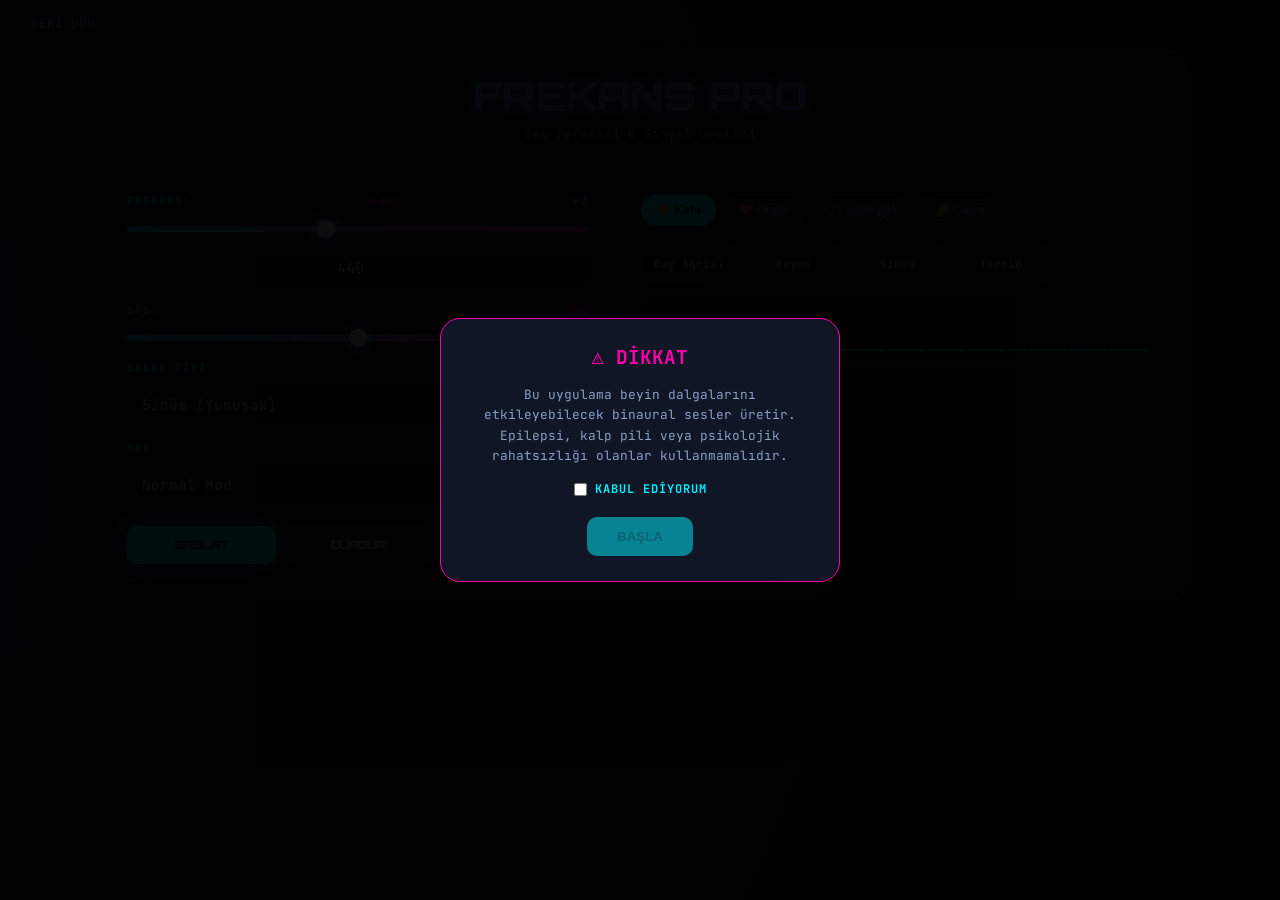
<file: frekans.html>
<!DOCTYPE html>
<html lang="tr">
<head>
    <meta charset="UTF-8">
    <meta name="viewport" content="width=device-width, initial-scale=1.0, maximum-scale=1.0, user-scalable=no, viewport-fit=cover">
    <title>Frekans Pro - ByNoKTa</title>
    <link href="https://fonts.googleapis.com/css2?family=Orbitron:wght@400;700;900&family=JetBrains+Mono:wght@300;400;700&display=swap" rel="stylesheet">
    <style>
        :root {
            --bg-primary: #06080f;
            --bg-secondary: #111627;
            --accent-cyan: #00f0ff;
            --accent-magenta: #ff00aa;
            --accent-yellow: #ffea00;
            --accent-red: #ff4444;
            --text-primary: #e8f4f8;
            --text-secondary: #8b9dc3;
            --glow-cyan: 0 0 15px rgba(0, 240, 255, 0.4);
            --border: rgba(255, 255, 255, 0.1);
        }

        * { margin: 0; padding: 0; box-sizing: border-box; -webkit-tap-highlight-color: transparent; }

        body {
            font-family: 'JetBrains Mono', monospace;
            background: var(--bg-primary);
            color: var(--text-primary);
            min-height: 100vh;
            display: flex;
            flex-direction: column;
            align-items: center;
            padding: 10px;
            overflow-x: hidden;
        }

        body::before {
            content: '';
            position: fixed;
            top: -50%; left: -50%; width: 200%; height: 200%;
            background: 
                radial-gradient(circle at 20% 50%, rgba(0, 240, 255, 0.08) 0%, transparent 50%),
                radial-gradient(circle at 80% 50%, rgba(255, 0, 170, 0.08) 0%, transparent 50%);
            z-index: -1;
            pointer-events: none;
        }

        .back-link {
            position: absolute;
            top: 15px;
            left: 15px;
            color: var(--text-secondary);
            text-decoration: none;
            font-weight: bold;
            font-size: 0.8rem;
            display: flex;
            align-items: center;
            gap: 5px;
            transition: color 0.3s;
            z-index: 100;
        }
        .back-link:hover { color: var(--accent-cyan); }

        .container {
            width: 100%;
            max-width: 1100px;
            background: rgba(17, 22, 39, 0.8);
            backdrop-filter: blur(20px);
            border-radius: 20px;
            border: 1px solid var(--border);
            padding: 20px;
            margin-top: 40px;
            box-shadow: 0 20px 60px rgba(0, 0, 0, 0.5);
        }

        .header-area {
            text-align: center;
            margin-bottom: 20px;
            border-bottom: 1px solid var(--border);
            padding-bottom: 15px;
        }

        h1 {
            font-family: 'Orbitron', sans-serif;
            font-size: clamp(1.5rem, 5vw, 2.5rem);
            font-weight: 900;
            background: linear-gradient(135deg, var(--accent-cyan), var(--accent-magenta));
            -webkit-background-clip: text;
            -webkit-text-fill-color: transparent;
            text-shadow: var(--glow-cyan);
        }

        .subtitle {
            color: var(--text-secondary);
            font-size: 0.75rem;
            letter-spacing: 1px;
            margin-top: 5px;
        }

        .main-grid {
            display: grid;
            grid-template-columns: 1fr 1.1fr;
            gap: 20px;
            align-items: start;
        }

        @media (max-width: 850px) {
            .main-grid { grid-template-columns: 1fr; gap: 15px; }
            .container { padding: 15px; }
        }

        .controls-panel, .presets-panel {
            background: rgba(255, 255, 255, 0.03);
            border-radius: 16px;
            padding: 15px;
            border: 1px solid var(--border);
        }

        .control-group { margin-bottom: 15px; }
        
        label {
            display: flex;
            justify-content: space-between;
            margin-bottom: 8px;
            font-size: 0.7rem;
            text-transform: uppercase;
            letter-spacing: 1px;
            color: var(--accent-cyan);
            font-weight: 700;
        }

        .value-display {
            color: var(--accent-magenta);
            font-family: 'Orbitron', sans-serif;
        }

        input[type="range"] {
            width: 100%;
            height: 6px;
            border-radius: 10px;
            background: rgba(255,255,255,0.1);
            outline: none;
            -webkit-appearance: none;
            cursor: pointer;
        }
        input[type="range"]::-webkit-slider-runnable-track {
            height: 6px;
            border-radius: 10px;
            background: linear-gradient(to right, var(--accent-cyan), var(--accent-magenta));
        }
        input[type="range"]::-webkit-slider-thumb {
            -webkit-appearance: none;
            width: 18px; height: 18px;
            border-radius: 50%;
            background: #fff;
            box-shadow: 0 0 10px var(--accent-cyan);
            margin-top: -6px;
        }

        select, input[type="number"] {
            width: 100%;
            padding: 10px;
            background: rgba(0, 0, 0, 0.3);
            border: 1px solid var(--border);
            border-radius: 8px;
            color: var(--text-primary);
            font-family: 'JetBrains Mono', monospace;
            font-size: 0.9rem;
            outline: none;
        }

        .main-buttons {
            display: grid;
            grid-template-columns: 1fr 1fr 1fr;
            gap: 8px;
            margin-top: 20px;
        }

        .btn-big {
            padding: 12px 5px;
            border: none;
            border-radius: 10px;
            font-family: 'Orbitron', sans-serif;
            font-weight: 700;
            text-transform: uppercase;
            cursor: pointer;
            transition: 0.3s;
            font-size: 0.7rem;
        }

        .btn-play { background: var(--accent-cyan); color: #000; box-shadow: var(--glow-cyan); }
        .btn-play.active { background: var(--accent-magenta); color: #fff; box-shadow: 0 0 15px var(--accent-magenta); }
        .btn-stop { background: rgba(255, 255, 255, 0.1); color: #fff; }
        .btn-rec { background: var(--accent-red); color: #fff; }
        .btn-rec.recording { animation: pulseRed 1.5s infinite; background: #900; }

        @keyframes pulseRed { 0% { opacity: 1; } 50% { opacity: 0.6; } 100% { opacity: 1; } }

        .category-scroll {
            display: flex;
            gap: 8px;
            overflow-x: auto;
            padding-bottom: 10px;
            margin-bottom: 10px;
            scrollbar-width: none;
        }
        .category-scroll::-webkit-scrollbar { display: none; }

        .cat-btn {
            padding: 8px 14px;
            background: rgba(255, 255, 255, 0.05);
            border: 1px solid var(--border);
            border-radius: 20px;
            color: var(--text-secondary);
            white-space: nowrap;
            cursor: pointer;
            font-size: 0.75rem;
            transition: 0.2s;
        }
        .cat-btn.active { background: var(--accent-cyan); color: #000; font-weight: bold; }

        .preset-grid {
            display: none;
            grid-template-columns: repeat(auto-fill, minmax(90px, 1fr));
            gap: 8px;
        }
        .preset-grid.active { display: grid; }

        .preset-item {
            padding: 10px 5px;
            background: rgba(255, 255, 255, 0.03);
            border: 1px solid var(--border);
            border-radius: 8px;
            color: var(--text-primary);
            font-size: 0.7rem;
            text-align: center;
            cursor: pointer;
        }

        .visualizer {
            width: 100%;
            height: 60px;
            background: rgba(0, 0, 0, 0.3);
            border-radius: 12px;
            border: 1px solid var(--border);
            display: flex;
            align-items: flex-end;
            justify-content: center;
            gap: 2px;
            padding: 5px;
            margin-top: 15px;
        }
        .bar { flex: 1; background: var(--accent-cyan); min-height: 2px; }

        .modal-overlay {
            position: fixed; inset: 0; background: rgba(0,0,0,0.95);
            z-index: 9999; display: flex; align-items: center; justify-content: center; padding: 20px;
        }
        .modal-content {
            background: var(--bg-secondary); border: 1px solid var(--accent-magenta);
            border-radius: 20px; padding: 25px; text-align: center; max-width: 400px;
        }
        .agree-btn {
            margin-top: 20px; padding: 12px 30px; background: var(--accent-cyan);
            border: none; border-radius: 10px; font-weight: bold; cursor: pointer;
        }
        .agree-btn:disabled { opacity: 0.5; }
    </style>
</head>
<body>

    <div class="modal-overlay" id="disclaimerModal">
        <div class="modal-content">
            <h2 style="color: var(--accent-magenta); margin-bottom: 15px; font-size: 1.2rem;">⚠️ DİKKAT</h2>
            <p style="color: var(--text-secondary); font-size: 0.8rem; line-height: 1.6;">
                Bu uygulama beyin dalgalarını etkileyebilecek binaural sesler üretir. 
                Epilepsi, kalp pili veya psikolojik rahatsızlığı olanlar kullanmamalıdır.
            </p>
            <div style="margin-top: 15px; display: flex; align-items: center; justify-content: center; gap: 8px;">
                <input type="checkbox" id="agreeCheck">
                <label for="agreeCheck" style="margin: 0; font-size: 0.75rem; cursor: pointer;">Kabul ediyorum</label>
            </div>
            <button class="agree-btn" id="acceptButton" disabled>BAŞLA</button>
        </div>
    </div>

    <a href="index.html" class="back-link">← GERİ DÖN</a>

    <div class="container">
        <div class="header-area">
            <h1>FREKANS PRO</h1>
            <div class="subtitle">Ses Terapisi & Sinyal Üretici</div>
        </div>

        <div class="main-grid">
            <div class="controls-panel">
                <div class="control-group">
                    <label>Frekans: <span class="value-display" id="freqValue">440</span> Hz</label>
                    <input type="range" id="frequency" min="20" max="1000" value="440">
                    <input type="number" id="freqInput" value="440" style="margin-top:10px; text-align:center;">
                </div>

                <div class="control-group">
                    <label>Ses: <span class="value-display" id="volValue">50</span></label>
                    <input type="range" id="volume" min="0" max="100" value="50">
                </div>

                <div class="control-group">
                    <label>Dalga Tipi</label>
                    <select id="waveType">
                        <option value="sine">Sinüs (Yumuşak)</option>
                        <option value="square">Kare (Sert)</option>
                        <option value="sawtooth">Testere (Keskin)</option>
                    </select>
                </div>

                <div class="control-group">
                    <label>Mod</label>
                    <select id="modeSelect">
                        <option value="normal">Normal Mod</option>
                        <option value="binaural">Binaural (Kulaklık Şart)</option>
                    </select>
                </div>

                <div class="main-buttons">
                    <button class="btn-big btn-play" id="playBtn">BAŞLAT</button>
                    <button class="btn-big btn-stop" id="stopBtn">DURDUR</button>
                    <button class="btn-big btn-rec" id="recBtn">REC</button>
                </div>
            </div>

            <div class="presets-panel">
                <div class="category-scroll">
                    <button class="cat-btn active" onclick="showCategory('head', this)">🧠 Kafa</button>
                    <button class="cat-btn" onclick="showCategory('body', this)">❤️ Organ</button>
                    <button class="cat-btn" onclick="showCategory('solf', this)">🎵 Solfeggio</button>
                    <button class="cat-btn" onclick="showCategory('chak', this)">🌈 Çakra</button>
                </div>

                <div id="cat-head" class="preset-grid active">
                    <div class="preset-item" onclick="setPreset(40, 'sine')">Baş Ağrısı</div>
                    <div class="preset-item" onclick="setPreset(50, 'sine')">Boyun</div>
                    <div class="preset-item" onclick="setPreset(120, 'square')">Sinüs</div>
                    <div class="preset-item" onclick="setPreset(741, 'sine')">Tiroid</div>
                </div>

                <div id="cat-body" class="preset-grid">
                    <div class="preset-item" onclick="setPreset(337, 'sine')">Kan</div>
                    <div class="preset-item" onclick="setPreset(639, 'sine')">Kalp</div>
                    <div class="preset-item" onclick="setPreset(319, 'sine')">Böbrek</div>
                    <div class="preset-item" onclick="setPreset(111, 'square')">Bağırsak</div>
                </div>

                <div id="cat-solf" class="preset-grid">
                    <div class="preset-item" onclick="setPreset(174, 'sine')">174Hz</div>
                    <div class="preset-item" onclick="setPreset(396, 'sine')">396Hz</div>
                    <div class="preset-item" onclick="setPreset(528, 'sine')">528Hz</div>
                    <div class="preset-item" onclick="setPreset(852, 'sine')">852Hz</div>
                </div>

                <div id="cat-chak" class="preset-grid">
                    <div class="preset-item" onclick="setPreset(194, 'sine')">🔴 Kök</div>
                    <div class="preset-item" onclick="setPreset(126, 'sine')">🟡 Solar</div>
                    <div class="preset-item" onclick="setPreset(136, 'sine')">🟢 Kalp</div>
                    <div class="preset-item" onclick="setPreset(141, 'sine')">🟣 Taç</div>
                </div>

                <div class="visualizer" id="visualizer"></div>
            </div>
        </div>
    </div>

    <script>
        let audioCtx, osc, gainNode, analyser, isPlaying = false;
        let mediaRecorder, recordedChunks = [];
        const bars = [];

        // Visualizer bar setup
        for(let i=0; i<25; i++) {
            const bar = document.createElement('div');
            bar.className = 'bar';
            document.getElementById('visualizer').appendChild(bar);
            bars.push(bar);
        }

        function initAudio() {
            if(!audioCtx) {
                audioCtx = new (window.AudioContext || window.webkitAudioContext)();
                gainNode = audioCtx.createGain();
                analyser = audioCtx.createAnalyser();
                analyser.fftSize = 64;
                gainNode.connect(analyser);
                analyser.connect(audioCtx.destination);
            }
        }

        function startSound() {
            initAudio();
            if(isPlaying) stopSound();
            osc = audioCtx.createOscillator();
            osc.type = document.getElementById('waveType').value;
            osc.frequency.value = document.getElementById('frequency').value;
            osc.connect(gainNode);
            gainNode.gain.value = document.getElementById('volume').value / 100;
            osc.start();
            isPlaying = true;
            document.getElementById('playBtn').classList.add('active');
            draw();
        }

        function stopSound() {
            if(osc) { osc.stop(); osc.disconnect(); }
            isPlaying = false;
            document.getElementById('playBtn').classList.remove('active');
            bars.forEach(b => b.style.height = '2px');
        }

        function setPreset(f, w) {
            document.getElementById('frequency').value = f;
            document.getElementById('freqInput').value = f;
            document.getElementById('freqValue').innerText = f;
            document.getElementById('waveType').value = w;
            if(isPlaying) startSound();
        }

        function showCategory(id, btn) {
            document.querySelectorAll('.preset-grid').forEach(g => g.classList.remove('active'));
            document.querySelectorAll('.cat-btn').forEach(b => b.classList.remove('active'));
            document.getElementById('cat-' + id).classList.add('active');
            btn.classList.add('active');
        }

        function draw() {
            if(!isPlaying) return;
            requestAnimationFrame(draw);
            const dataArray = new Uint8Array(analyser.frequencyBinCount);
            analyser.getByteFrequencyData(dataArray);
            bars.forEach((bar, i) => {
                const val = dataArray[i] || 0;
                bar.style.height = Math.max(2, val / 2.5) + 'px';
            });
        }

        document.getElementById('playBtn').onclick = startSound;
        document.getElementById('stopBtn').onclick = stopSound;
        
        document.getElementById('frequency').oninput = (e) => {
            document.getElementById('freqValue').innerText = e.target.value;
            document.getElementById('freqInput').value = e.target.value;
            if(isPlaying) osc.frequency.value = e.target.value;
        };

        document.getElementById('volume').oninput = (e) => {
            document.getElementById('volValue').innerText = e.target.value;
            if(gainNode) gainNode.gain.value = e.target.value / 100;
        };

        document.getElementById('agreeCheck').onchange = (e) => {
            document.getElementById('acceptButton').disabled = !e.target.checked;
        };

        document.getElementById('acceptButton').onclick = () => {
            document.getElementById('disclaimerModal').style.display = 'none';
        };

        document.getElementById('recBtn').onclick = async () => {
            if(!isPlaying) { alert("Önce BAŞLAT'a basın!"); return; }
            const sec = prompt("Kaç saniye kayıt edilsin?", "30");
            if(!sec) return;
            
            const dest = audioCtx.createMediaStreamDestination();
            gainNode.connect(dest);
            mediaRecorder = new MediaRecorder(dest.stream);
            recordedChunks = [];
            
            mediaRecorder.ondataavailable = e => recordedChunks.push(e.data);
            mediaRecorder.onstop = () => {
                const blob = new Blob(recordedChunks, { type: 'audio/webm' });
                const url = URL.createObjectURL(blob);
                const a = document.createElement('a');
                a.href = url;
                a.download = `ByNoKTa_Freq_${document.getElementById('frequency').value}Hz.webm`;
                a.click();
                document.getElementById('recBtn').classList.remove('recording');
                document.getElementById('recBtn').innerText = "REC";
            };

            mediaRecorder.start();
            document.getElementById('recBtn').classList.add('recording');
            document.getElementById('recBtn').innerText = "REC...";
            setTimeout(() => mediaRecorder.stop(), sec * 1000);
        };
    </script>
</body>
</html>
</file>
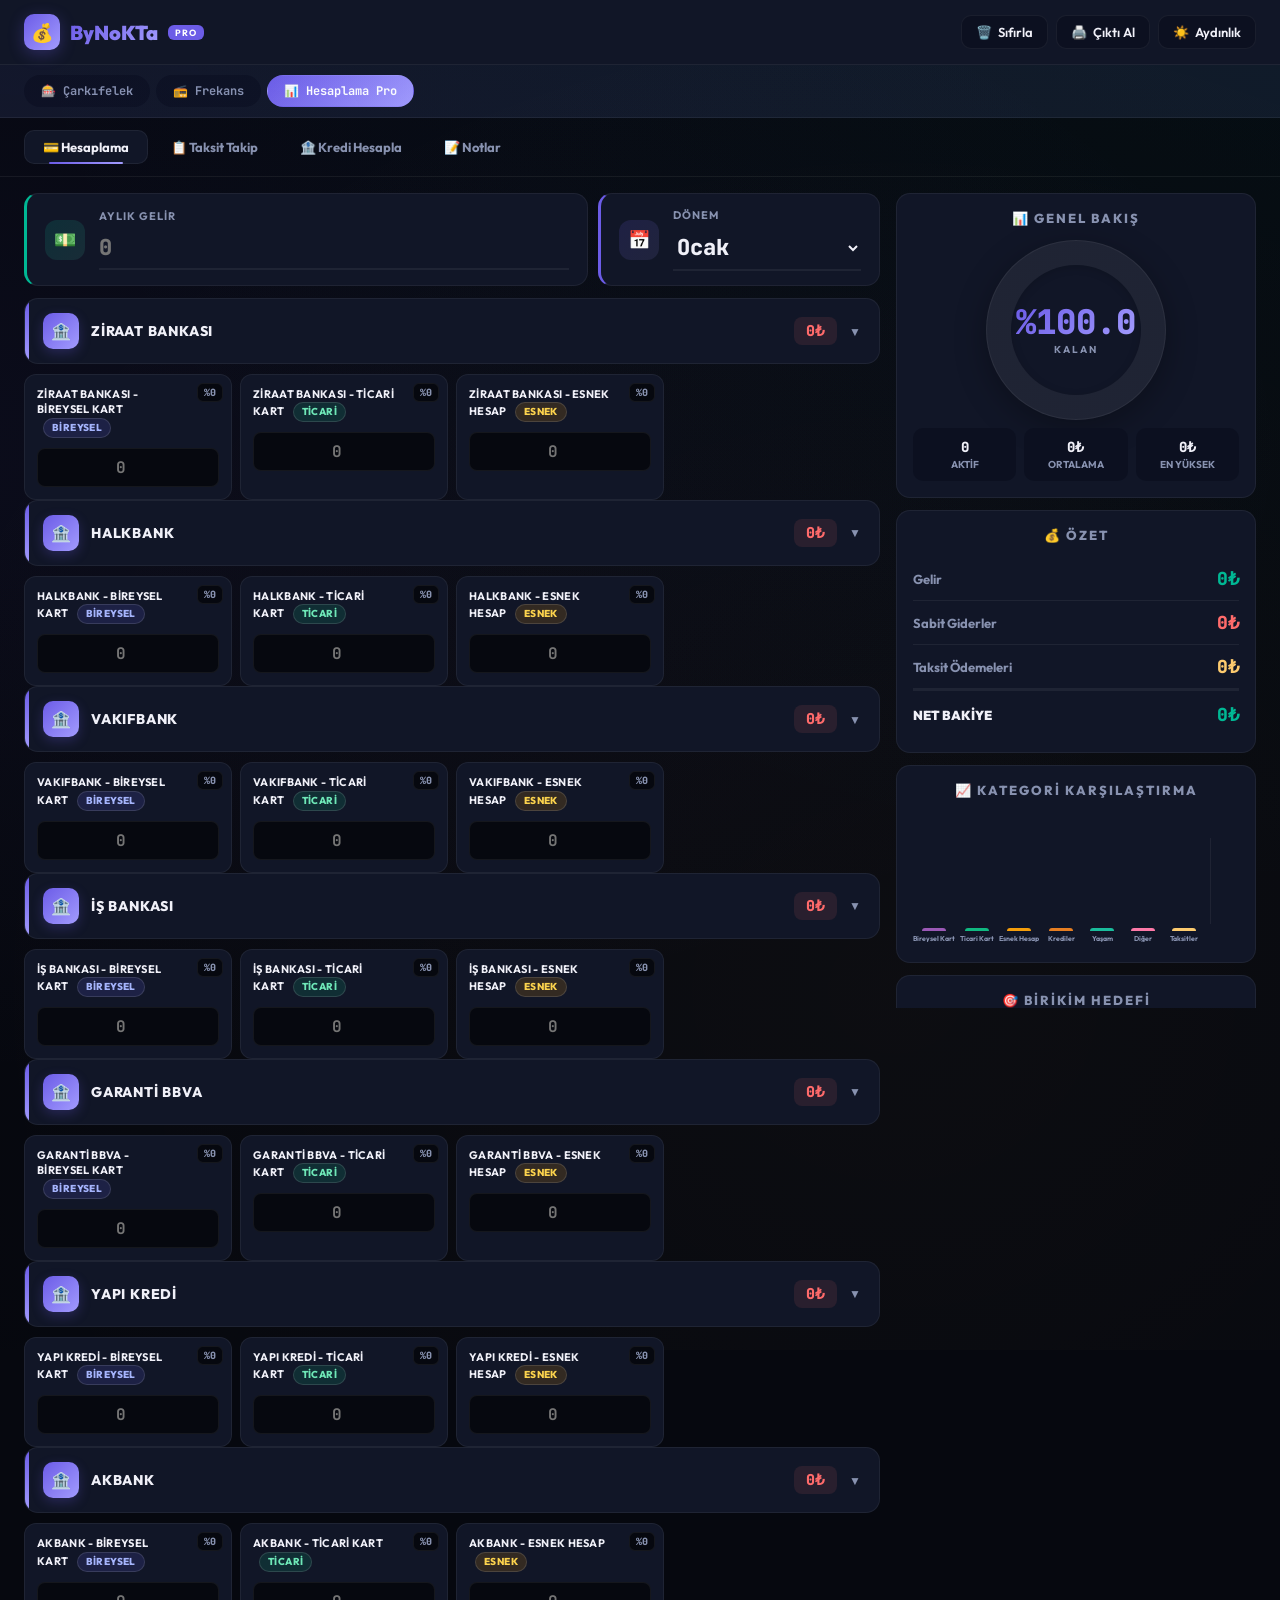
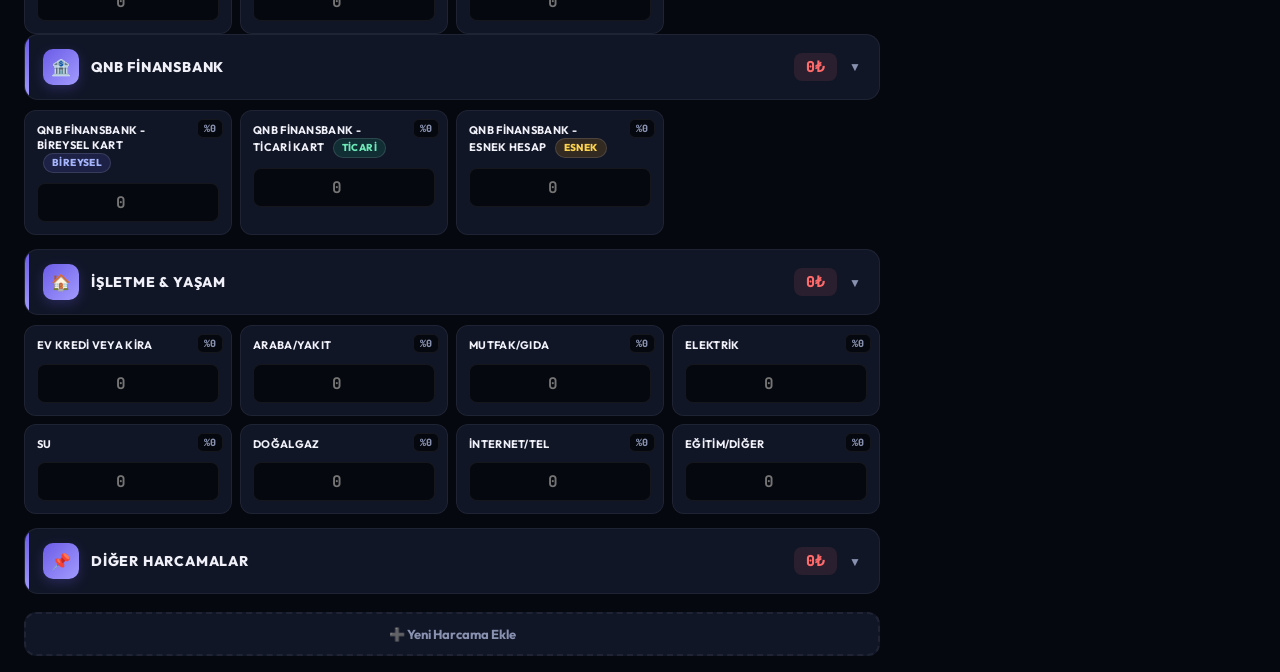
<file: hesaplama.html>
<!DOCTYPE html>
<html lang="tr">
<head>
<meta charset="UTF-8">
<meta name="viewport" content="width=device-width, initial-scale=1.0">
<title>ByNoKTa Pro - Finansal Kontrol</title>
<link href="https://fonts.googleapis.com/css2?family=Outfit:wght@400;500;600;700;800;900&family=JetBrains+Mono:wght@500;600;700;800&display=swap" rel="stylesheet">
<style>

.badge{display:inline-flex;align-items:center;justify-content:center;padding:2px 8px;border-radius:999px;font-size:10px;font-weight:800;letter-spacing:.4px;margin-left:6px;border:1px solid rgba(255,255,255,.12)}
.badge.b{background:rgba(99,102,241,.15);color:#a5b4fc}
.badge.t{background:rgba(16,185,129,.15);color:#6ee7b7}
.badge.e{background:rgba(245,158,11,.15);color:#fcd34d}
*{margin:0;padding:0;box-sizing:border-box}
:root{--bg:#06080f;--bg2:#0c1020;--card:#111627;--card2:#161d36;--accent:#6c5ce7;--accent2:#a29bfe;--success:#00b894;--success2:#55efc4;--danger:#ff6b6b;--danger2:#ee5a24;--warning:#fdcb6e;--text:#f0f0f8;--text-dim:#8892b0;--border:rgba(255,255,255,0.06);--glow:rgba(108,92,231,0.15);--radius:14px}
[data-theme="light"]{--bg:#f0f2f8;--bg2:#e8ebf3;--card:#ffffff;--card2:#f5f7fc;--text:#1a1a2e;--text-dim:#6b7280;--border:rgba(0,0,0,0.07);--glow:rgba(108,92,231,0.08)}
body{font-family:'Outfit',sans-serif;background:var(--bg);color:var(--text);min-height:100vh;overflow-x:hidden}
body::before{content:'';position:fixed;top:-50%;left:-50%;width:200%;height:200%;background:radial-gradient(ellipse at 20% 50%,rgba(108,92,231,0.06) 0%,transparent 50%),radial-gradient(ellipse at 80% 20%,rgba(0,184,148,0.04) 0%,transparent 50%),radial-gradient(ellipse at 60% 80%,rgba(253,203,110,0.03) 0%,transparent 50%);animation:drift 20s ease-in-out infinite;pointer-events:none;z-index:0}
@keyframes drift{0%,100%{transform:translate(0,0)}33%{transform:translate(2%,-1%)}66%{transform:translate(-1%,2%)}}
@keyframes fadeUp{from{opacity:0;transform:translateY(24px)}to{opacity:1;transform:translateY(0)}}
@keyframes shimmer{0%{background-position:-200% 0}100%{background-position:200% 0}}
@keyframes barGrow{from{transform:scaleY(0)}to{transform:scaleY(1)}}
.header{display:flex;justify-content:space-between;align-items:center;padding:14px 24px;background:var(--card);border-bottom:1px solid var(--border);position:sticky;top:0;z-index:100;backdrop-filter:blur(20px)}
.logo{display:flex;align-items:center;gap:10px;font-size:20px;font-weight:900}
.logo-icon{width:36px;height:36px;background:linear-gradient(135deg,var(--accent),var(--accent2));border-radius:10px;display:flex;align-items:center;justify-content:center;font-size:18px;box-shadow:0 4px 16px rgba(108,92,231,.3)}
.logo-text{background:linear-gradient(135deg,var(--accent),var(--accent2));-webkit-background-clip:text;-webkit-text-fill-color:transparent}
.logo-badge{font-size:9px;font-weight:700;padding:2px 7px;background:var(--accent);color:#fff;border-radius:6px;text-transform:uppercase;letter-spacing:1px}
.hdr-btns{display:flex;gap:8px;align-items:center}
.hbtn{padding:8px 14px;background:var(--bg2);border:1px solid var(--border);border-radius:10px;cursor:pointer;color:var(--text);font-weight:600;font-size:13px;font-family:'Outfit',sans-serif;display:flex;align-items:center;gap:6px;transition:all .25s}
.hbtn:hover{border-color:var(--accent);transform:translateY(-1px);box-shadow:0 4px 12px var(--glow)}
.top-nav{display:flex;gap:6px;padding:10px 24px;background:var(--card);border-bottom:1px solid var(--border)}
.top-nav a{padding:7px 16px;border-radius:999px;text-decoration:none;font-size:12px;font-weight:700;font-family:'JetBrains Mono',monospace;color:var(--text-dim);background:var(--bg2);border:1px solid transparent;transition:all .25s}
.top-nav a:hover{color:var(--text);border-color:var(--accent)}
.top-nav a.active{background:linear-gradient(135deg,var(--accent),var(--accent2));color:#fff}
.tab-bar{display:flex;gap:4px;padding:12px 24px;background:var(--bg);border-bottom:1px solid var(--border);overflow-x:auto}
.tab{padding:8px 18px;border-radius:10px;font-size:13px;font-weight:700;color:var(--text-dim);cursor:pointer;border:1px solid transparent;background:transparent;font-family:'Outfit',sans-serif;transition:all .25s;white-space:nowrap;position:relative}
.tab:hover{color:var(--text);background:var(--card)}
.tab.active{color:var(--text);background:var(--card);border-color:var(--border)}
.tab.active::after{content:'';position:absolute;bottom:-1px;left:20%;right:20%;height:2px;background:linear-gradient(90deg,var(--accent),var(--accent2));border-radius:2px}
.tc{display:none}.tc.active{display:block}
.main{display:grid;grid-template-columns:1fr 360px;gap:16px;padding:16px 24px;position:relative;z-index:1}
.left{display:flex;flex-direction:column;gap:12px}
.ibar{display:grid;grid-template-columns:2fr 1fr;gap:10px}
.icard,.mcard{background:var(--card);padding:14px 18px;border-radius:var(--radius);border:1px solid var(--border);display:flex;align-items:center;gap:14px;transition:all .3s}
.icard{border-left:3px solid var(--success)}.mcard{border-left:3px solid var(--accent)}
.icard:hover,.mcard:hover{box-shadow:0 4px 20px var(--glow);transform:translateY(-1px)}
.cicon{width:40px;height:40px;border-radius:12px;display:flex;align-items:center;justify-content:center;font-size:18px;flex-shrink:0}
.icard .cicon{background:linear-gradient(135deg,rgba(0,184,148,.15),rgba(85,239,196,.1))}
.mcard .cicon{background:linear-gradient(135deg,rgba(108,92,231,.15),rgba(162,155,254,.1))}
.clbl{font-size:11px;font-weight:700;text-transform:uppercase;color:var(--text-dim);letter-spacing:1px;margin-bottom:4px}
.iinp,.msel{width:100%;padding:6px 0;font-size:22px;font-weight:800;font-family:'JetBrains Mono',monospace;background:transparent;border:none;border-bottom:2px solid var(--border);color:var(--text);transition:border-color .3s}
.iinp:focus,.msel:focus{outline:none;border-color:var(--accent)}
.msel{cursor:pointer}.msel option{background:var(--card);color:var(--text)}
.cats{display:flex;flex-direction:column;gap:14px}
.catblk{animation:fadeUp .5s ease-out both}
.cath{display:flex;align-items:center;gap:12px;padding:14px 18px;background:var(--card);border-radius:var(--radius);border:1px solid var(--border);margin-bottom:10px;cursor:pointer;transition:all .3s;position:relative;overflow:hidden}
.cath::before{content:'';position:absolute;left:0;top:0;bottom:0;width:4px;background:linear-gradient(180deg,var(--accent),var(--accent2))}
.cath:hover{box-shadow:0 4px 16px var(--glow);transform:translateY(-1px)}
.caticon{width:36px;height:36px;border-radius:10px;display:flex;align-items:center;justify-content:center;font-size:16px;background:linear-gradient(135deg,var(--accent),var(--accent2));box-shadow:0 4px 12px rgba(108,92,231,.25)}
.cattxt{font-size:14px;font-weight:800;text-transform:uppercase;letter-spacing:.8px;flex:1}
.cattot{font-family:'JetBrains Mono',monospace;font-size:15px;font-weight:800;color:var(--danger);padding:4px 12px;background:rgba(255,107,107,.1);border-radius:8px}
.cattog{font-size:12px;color:var(--text-dim);transition:transform .3s}
.cath.collapsed .cattog{transform:rotate(-90deg)}
.egrid{display:grid;grid-template-columns:repeat(4,1fr);gap:8px;overflow:hidden;max-height:600px;transition:max-height .4s,opacity .3s;opacity:1}
.egrid.collapsed{max-height:0;opacity:0;margin-top:-10px}
.ecard{background:var(--card);padding:12px;border-radius:12px;border:1px solid var(--border);position:relative;transition:all .3s;overflow:hidden}
.ecard::before{content:'';position:absolute;top:0;left:0;right:0;height:3px;background:var(--cc);opacity:0;transition:opacity .3s}
.ecard:hover{transform:translateY(-3px);border-color:var(--cc);box-shadow:0 8px 24px rgba(0,0,0,.2)}
.ecard:hover::before{opacity:1}
.ecard.hv{border-color:var(--cc)}.ecard.hv::before{opacity:1}
.epct{position:absolute;top:8px;right:8px;font-size:10px;font-weight:800;font-family:'JetBrains Mono',monospace;padding:2px 6px;background:var(--bg);border-radius:6px;color:var(--text-dim);border:1px solid var(--border);transition:all .3s}
.elbl{font-size:11px;font-weight:700;text-transform:uppercase;margin-bottom:10px;color:var(--text);padding-right:40px;letter-spacing:.3px;line-height:1.4}
.einp{width:100%;padding:8px;font-size:16px;font-weight:700;font-family:'JetBrains Mono',monospace;background:var(--bg);border:1.5px solid var(--border);border-radius:8px;color:var(--text);text-align:center;transition:all .3s}
.einp:focus{outline:none;border-color:var(--cc);box-shadow:0 0 0 3px rgba(108,92,231,.1)}
.right{display:flex;flex-direction:column;gap:12px;position:sticky;top:73px;height:fit-content;max-height:calc(100vh - 85px);overflow-y:auto}
.right::-webkit-scrollbar{width:4px}.right::-webkit-scrollbar-thumb{background:var(--border);border-radius:4px}
.pcard{background:var(--card);border-radius:var(--radius);border:1px solid var(--border);padding:16px;transition:all .3s}
.pcard:hover{box-shadow:0 4px 20px var(--glow)}
.ptitle{text-align:center;font-size:13px;font-weight:800;text-transform:uppercase;letter-spacing:2px;color:var(--text-dim);margin-bottom:14px}
.chtc{width:180px;height:180px;margin:0 auto 8px}
.cht{width:100%;height:100%;border-radius:50%;background:conic-gradient(var(--border) 0% 100%);display:flex;align-items:center;justify-content:center;box-shadow:0 8px 32px rgba(0,0,0,.3),inset 0 0 0 1px var(--border);transition:all .6s}
.chi{width:130px;height:130px;background:var(--card);border-radius:50%;display:flex;flex-direction:column;align-items:center;justify-content:center;box-shadow:inset 0 2px 8px rgba(0,0,0,.15)}
.chp{font-size:34px;font-weight:900;font-family:'JetBrains Mono',monospace;background:linear-gradient(135deg,var(--accent),var(--accent2));-webkit-background-clip:text;-webkit-text-fill-color:transparent;line-height:1}
.chl{font-size:10px;font-weight:700;text-transform:uppercase;letter-spacing:2px;color:var(--text-dim);margin-top:4px}
.sts{display:grid;grid-template-columns:repeat(3,1fr);gap:8px}
.st{background:var(--bg2);padding:10px 8px;border-radius:10px;text-align:center;transition:all .3s}
.st:hover{transform:translateY(-2px);box-shadow:0 4px 12px var(--glow)}
.stv{font-size:14px;font-weight:900;font-family:'JetBrains Mono',monospace;margin-bottom:2px}
.stl{font-size:10px;font-weight:700;text-transform:uppercase;color:var(--text-dim)}
.srow{display:flex;justify-content:space-between;align-items:center;padding:10px 0;border-bottom:1px solid var(--border)}
.srow:last-child{border-bottom:none}
.slbl{font-size:13px;font-weight:700;color:var(--text-dim)}
.sval{font-size:18px;font-weight:900;font-family:'JetBrains Mono',monospace}
.bcscr{overflow-x:auto;margin:0 -4px;padding:0 4px 4px}.bcscr::-webkit-scrollbar{height:4px}.bcscr::-webkit-scrollbar-thumb{background:var(--border);border-radius:4px}
.bcc{display:flex;align-items:flex-end;gap:3px;height:130px;padding:8px 0 0;min-width:max-content}
.bg{display:flex;flex-direction:column;align-items:center;gap:3px;height:100%;justify-content:flex-end;min-width:38px;flex:0 0 auto}
.bw{width:100%;height:100%;display:flex;align-items:flex-end;justify-content:center}
.br{width:24px;min-height:3px;border-radius:4px 4px 0 0;transition:height .6s;position:relative;cursor:pointer;transform-origin:bottom;animation:barGrow .6s ease-out both}
.br:hover{filter:brightness(1.2)}
.bl{font-size:7px;font-weight:700;color:var(--text-dim);text-align:center;max-width:48px;overflow:hidden;text-overflow:ellipsis;white-space:nowrap}
.bv{position:absolute;top:-16px;left:50%;transform:translateX(-50%);font-size:7px;font-family:'JetBrains Mono',monospace;font-weight:700;color:var(--text);white-space:nowrap;opacity:0;transition:opacity .2s;background:var(--card);padding:1px 4px;border-radius:3px;z-index:2}
.br:hover .bv{opacity:1}
.bdiv{width:1px;height:70%;background:var(--border);flex:0 0 1px;align-self:center;margin:0 4px}
.leg{display:grid;grid-template-columns:1fr 1fr;gap:4px;max-height:200px;overflow-y:auto}
.li{display:flex;align-items:center;gap:6px;font-size:10px;font-weight:600;padding:5px 8px;background:var(--bg2);border-radius:6px}
.ld{width:8px;height:8px;border-radius:3px;flex-shrink:0}
.svh label{font-size:11px;font-weight:700;color:var(--text-dim);text-transform:uppercase;display:block;margin-bottom:6px}
.svh input{width:100%;padding:8px 12px;font-size:14px;font-weight:700;font-family:'JetBrains Mono',monospace;background:var(--bg);border:1.5px solid var(--border);border-radius:10px;color:var(--text);transition:border-color .3s}
.svh input:focus{outline:none;border-color:var(--accent)}
.pbt{width:100%;height:12px;background:var(--bg);border-radius:999px;overflow:hidden;margin-top:8px}
.pbf{height:100%;border-radius:999px;background:linear-gradient(90deg,var(--accent),var(--success));transition:width .6s;position:relative}
.pbf::after{content:'';position:absolute;inset:0;background:linear-gradient(90deg,transparent,rgba(255,255,255,.2),transparent);background-size:200% 100%;animation:shimmer 2s infinite}
.svi{display:flex;justify-content:space-between;margin-top:8px;font-size:11px;font-weight:700;color:var(--text-dim)}
.svi span:last-child{font-family:'JetBrains Mono',monospace;color:var(--accent2)}
.notes-area{width:100%;min-height:200px;padding:14px;font-size:14px;font-family:'Outfit',sans-serif;font-weight:500;background:var(--bg);border:1.5px solid var(--border);border-radius:12px;color:var(--text);resize:vertical;transition:border-color .3s;line-height:1.6}
.notes-area:focus{outline:none;border-color:var(--accent)}.notes-area::placeholder{color:var(--text-dim)}
/* INSTALLMENT */
.icrd{background:var(--card);border-radius:14px;padding:16px;border:1px solid var(--border);transition:all .3s;margin-bottom:10px}
.icrd:hover{border-color:var(--accent);box-shadow:0 4px 16px var(--glow)}
.irow{display:flex;align-items:center;gap:8px;margin-bottom:8px;flex-wrap:wrap}.irow:last-child{margin-bottom:0}
.iinput{flex:1;padding:8px 10px;font-size:13px;font-weight:600;font-family:'Outfit',sans-serif;background:var(--bg2);border:1px solid var(--border);border-radius:8px;color:var(--text);transition:border-color .3s;min-width:0}
.iinput:focus{outline:none;border-color:var(--accent)}.iinput::placeholder{color:var(--text-dim)}
.inum{width:70px;text-align:center;font-family:'JetBrains Mono',monospace;flex:0 0 70px}
.ilbl{font-size:10px;font-weight:700;color:var(--text-dim);text-transform:uppercase;min-width:50px;flex:0 0 auto}
.iprog{width:100%;height:8px;background:var(--bg2);border-radius:999px;overflow:hidden;margin:8px 0 4px}
.ipfill{height:100%;background:linear-gradient(90deg,var(--warning),var(--success));border-radius:999px;transition:width .5s}
.idel{width:32px;height:32px;border:none;background:rgba(255,107,107,.1);color:var(--danger);border-radius:8px;cursor:pointer;font-size:14px;display:flex;align-items:center;justify-content:center;transition:all .2s;flex-shrink:0}
.idel:hover{background:rgba(255,107,107,.25);transform:scale(1.1)}
.iboxes{display:flex;gap:8px;flex-wrap:wrap;margin-top:4px}
.ibox{flex:1;min-width:90px;background:var(--bg2);border-radius:8px;padding:8px 10px;text-align:center}
.ibox .v{font-size:13px;font-weight:900;font-family:'JetBrains Mono',monospace;margin-bottom:2px}
.ibox .l{font-size:9px;font-weight:700;color:var(--text-dim);text-transform:uppercase}
.addb{width:100%;padding:12px;background:var(--card);border:2px dashed var(--border);border-radius:12px;color:var(--text-dim);font-size:13px;font-weight:700;font-family:'Outfit',sans-serif;cursor:pointer;transition:all .3s;display:flex;align-items:center;justify-content:center;gap:6px}
.addb:hover{border-color:var(--accent);color:var(--accent);background:var(--glow)}
.exrow{display:flex;gap:8px}
.exbtn{flex:1;padding:12px;background:linear-gradient(135deg,var(--accent),var(--accent2));border:none;border-radius:10px;color:#fff;font-size:12px;font-weight:700;font-family:'Outfit',sans-serif;text-transform:uppercase;cursor:pointer;display:flex;align-items:center;justify-content:center;gap:6px;transition:all .3s}
.exbtn:hover{transform:translateY(-2px);box-shadow:0 8px 24px rgba(108,92,231,.4)}
.exbtn.sec{background:var(--bg2);color:var(--text);border:1px solid var(--border)}
.exbtn.sec:hover{border-color:var(--accent)}
.cnm{flex:1;padding:8px;font-size:11px;font-weight:700;font-family:'Outfit',sans-serif;background:var(--bg);border:1.5px solid var(--border);border-radius:8px;color:var(--text);text-transform:uppercase;transition:border-color .3s}
.cnm:focus{outline:none;border-color:var(--accent)}.cnm::placeholder{color:var(--text-dim);text-transform:none}
/* KREDİ */
.kcon{max-width:900px;margin:0 auto;padding:16px 24px}
.kgrid{display:grid;grid-template-columns:1fr 1fr;gap:16px}
.kig{margin-bottom:14px}
.kig label{display:block;font-size:12px;font-weight:700;color:var(--text-dim);text-transform:uppercase;letter-spacing:.5px;margin-bottom:6px}
.kinp{width:100%;padding:12px 14px;font-size:16px;font-weight:700;font-family:'JetBrains Mono',monospace;background:var(--bg);border:1.5px solid var(--border);border-radius:10px;color:var(--text);transition:all .3s}
.kinp:focus{outline:none;border-color:var(--accent);box-shadow:0 0 0 3px var(--glow)}
.kinp::placeholder{color:var(--text-dim);font-weight:500}
.kbtn{width:100%;padding:14px;font-size:14px;font-weight:800;font-family:'Outfit',sans-serif;text-transform:uppercase;letter-spacing:1px;background:linear-gradient(135deg,var(--accent),var(--accent2));border:none;border-radius:12px;color:#fff;cursor:pointer;transition:all .3s;margin-top:8px}
.kbtn:hover{transform:translateY(-2px);box-shadow:0 8px 24px rgba(108,92,231,.4)}
.kres{display:none}.kres.show{display:block;animation:fadeUp .4s ease-out}
.ksg{display:grid;grid-template-columns:repeat(3,1fr);gap:10px;margin-bottom:16px}
.ks{background:var(--bg2);padding:16px;border-radius:12px;text-align:center;border:1px solid var(--border)}
.ksl{font-size:11px;font-weight:700;color:var(--text-dim);text-transform:uppercase;margin-bottom:6px}
.ksv{font-size:20px;font-weight:900;font-family:'JetBrains Mono',monospace}
.kpr{display:flex;align-items:center;gap:20px;margin-bottom:16px;justify-content:center}
.kpie{width:120px;height:120px;border-radius:50%;display:flex;align-items:center;justify-content:center;box-shadow:0 4px 20px rgba(0,0,0,.2);flex-shrink:0}
.kpii{width:85px;height:85px;background:var(--card);border-radius:50%;display:flex;flex-direction:column;align-items:center;justify-content:center}
.kpip{font-size:18px;font-weight:900;font-family:'JetBrains Mono',monospace;color:var(--danger)}
.kpil{font-size:8px;font-weight:700;color:var(--text-dim);text-transform:uppercase}
.kleg{display:flex;flex-direction:column;gap:8px}
.klegi{display:flex;align-items:center;gap:8px;font-size:12px;font-weight:600}
.klegd{width:12px;height:12px;border-radius:4px;flex-shrink:0}
.atw{max-height:350px;overflow-y:auto;border-radius:10px;border:1px solid var(--border)}
.at{width:100%;border-collapse:collapse;font-size:12px}
.at thead{position:sticky;top:0;z-index:2}
.at th{background:var(--card2);padding:10px 8px;font-weight:700;text-transform:uppercase;font-size:10px;color:var(--text-dim);text-align:center;border-bottom:2px solid var(--border)}
.at td{padding:8px;text-align:center;border-bottom:1px solid var(--border);font-family:'JetBrains Mono',monospace;font-weight:600;font-size:11px}
.at tr:hover td{background:var(--bg2)}
.at .fc{color:var(--danger)}.at .ac{color:var(--success)}
/* PRINT */
#pview{display:none}
@media(max-width:1024px){.main{grid-template-columns:1fr;padding:12px}.right{position:relative;top:0;max-height:none}.egrid{grid-template-columns:repeat(3,1fr)}.kgrid{grid-template-columns:1fr}}
@media(max-width:768px){.main{padding:10px}.header{padding:10px 16px}.top-nav,.tab-bar{padding:8px 16px}.ibar{grid-template-columns:1fr}.egrid{grid-template-columns:repeat(2,1fr)}.cattxt{font-size:12px}.iinp{font-size:18px}.logo{font-size:16px}.tab{padding:6px 12px;font-size:11px}.ksg{grid-template-columns:1fr}.kpr{flex-direction:column}}
@media(max-width:480px){.egrid{grid-template-columns:1fr 1fr}.hdr-btns{gap:4px}.hbtn span:last-child{display:none}.irow{gap:6px}.inum{width:60px;flex:0 0 60px}.ibox{min-width:80px}}
@media print{.hbtn,.addb,.kbtn,.exrow,.tab-bar,.top-nav,.tc,.header{display:none!important}#pview{display:block!important}body{background:#fff!important;color:#000!important}body::before{display:none}.pcard{border:1px solid #ddd;box-shadow:none;page-break-inside:avoid;margin-bottom:12px}}
</style>
</head>
<body data-theme="dark">
<div class="header">
    <div class="logo"><div class="logo-icon">💰</div><span class="logo-text">ByNoKTa</span><span class="logo-badge">Pro</span></div>
    <div class="hdr-btns">
        <button class="hbtn" onclick="resetAll()">🗑️ <span>Sıfırla</span></button>
        <button class="hbtn" onclick="printReport()">🖨️ <span>Çıktı Al</span></button>
        <button class="hbtn" onclick="toggleTheme()"><span id="ti">☀️</span><span id="tt">Aydınlık</span></button>
    </div>
</div>
<nav class="top-nav"><a href="index.html">🎰 Çarkıfelek</a><a href="frekans.html">📻 Frekans</a><a href="hesaplama.html" class="active">📊 Hesaplama Pro</a></nav>
<div class="tab-bar">
    <button class="tab active" onclick="stab('hesaplama',this)">💳 Hesaplama</button>
    <button class="tab" onclick="stab('taksit',this)">📋 Taksit Takip</button>
    <button class="tab" onclick="stab('kredi',this)">🏦 Kredi Hesapla</button>
    <button class="tab" onclick="stab('notlar',this)">📝 Notlar</button>
</div>

<!-- HESAPLAMA -->
<div class="tc active" id="tab-hesaplama">
<div class="main">
<div class="left">
    <div class="ibar">
        <div class="icard"><div class="cicon">💵</div><div style="flex:1"><div class="clbl">Aylık Gelir</div><input type="number" id="gelir" class="iinp" placeholder="0" oninput="calc()"></div></div>
        <div class="mcard"><div class="cicon">📅</div><div style="flex:1"><div class="clbl">Dönem</div><select id="ay" class="msel" onchange="calc()"><option>Ocak</option><option>Şubat</option><option>Mart</option><option>Nisan</option><option>Mayıs</option><option>Haziran</option><option>Temmuz</option><option>Ağustos</option><option>Eylül</option><option>Ekim</option><option>Kasım</option><option>Aralık</option></select></div></div>
    </div>
    <div class="cats">
        <div id="bankContainer"></div>
        <div class="catblk"><div class="cath" onclick="togCat(this)"><div class="caticon">🏠</div><span class="cattxt">İşletme & Yaşam</span><span class="cattot" data-cat="iy">0₺</span><span class="cattog">▼</span></div>
            <div class="egrid">
                <div class="ecard" style="--cc:#1abc9c" data-color="#1abc9c"><span class="epct">%0</span><div class="elbl">EV KREDİ VEYA KİRA</div><input type="number" class="einp gi" data-cat="iy" placeholder="0" oninput="calc()"></div>
                <div class="ecard" style="--cc:#00cec9" data-color="#00cec9"><span class="epct">%0</span><div class="elbl">Araba/Yakıt</div><input type="number" class="einp gi" data-cat="iy" placeholder="0" oninput="calc()"></div>
                <div class="ecard" style="--cc:#fab1a0" data-color="#fab1a0"><span class="epct">%0</span><div class="elbl">Mutfak/Gıda</div><input type="number" class="einp gi" data-cat="iy" placeholder="0" oninput="calc()"></div>
                <div class="ecard" style="--cc:#ffeaa7" data-color="#ffeaa7"><span class="epct">%0</span><div class="elbl">Elektrik</div><input type="number" class="einp gi" data-cat="iy" placeholder="0" oninput="calc()"></div>
                <div class="ecard" style="--cc:#74b9ff" data-color="#74b9ff"><span class="epct">%0</span><div class="elbl">Su</div><input type="number" class="einp gi" data-cat="iy" placeholder="0" oninput="calc()"></div>
                <div class="ecard" style="--cc:#a29bfe" data-color="#a29bfe"><span class="epct">%0</span><div class="elbl">Doğalgaz</div><input type="number" class="einp gi" data-cat="iy" placeholder="0" oninput="calc()"></div>
                <div class="ecard" style="--cc:#95a5a6" data-color="#95a5a6"><span class="epct">%0</span><div class="elbl">İnternet/Tel</div><input type="number" class="einp gi" data-cat="iy" placeholder="0" oninput="calc()"></div>
                <div class="ecard" style="--cc:#e17055" data-color="#e17055"><span class="epct">%0</span><div class="elbl">Eğitim/Diğer</div><input type="number" class="einp gi" data-cat="iy" placeholder="0" oninput="calc()"></div>
            </div>
        </div>
        <div class="catblk"><div class="cath" onclick="togCat(this)"><div class="caticon">📌</div><span class="cattxt">Diğer Harcamalar</span><span class="cattot" data-cat="dg">0₺</span><span class="cattog">▼</span></div>
            <div class="egrid" id="dgrid"></div>
            <button class="addb" onclick="addCE()" style="margin-top:8px">➕ Yeni Harcama Ekle</button>
        </div>
        <!-- Taksit özeti ana sayfada -->
        <div class="catblk" id="tkblk" style="display:none">
            <div class="cath" style="cursor:default;border-left:3px solid var(--warning)"><div class="caticon" style="background:linear-gradient(135deg,var(--warning),var(--danger))">📋</div><span class="cattxt">Taksit Ödemeleri (Aylık)</span><span class="cattot" id="tktot">0₺</span></div>
            <div id="tklist"></div>
        </div>
    </div>
</div>
<div class="right">
    <div class="pcard"><div class="ptitle">📊 Genel Bakış</div><div class="chtc"><div class="cht" id="donut"><div class="chi"><div class="chp" id="dpct">%100</div><div class="chl" id="dlbl">KALAN</div></div></div></div><div class="sts"><div class="st"><div class="stv" id="s1">0</div><div class="stl">Aktif</div></div><div class="st"><div class="stv" id="s2">0₺</div><div class="stl">Ortalama</div></div><div class="st"><div class="stv" id="s3">0₺</div><div class="stl">En Yüksek</div></div></div></div>
    <div class="pcard"><div class="ptitle">💰 Özet</div><div class="srow"><span class="slbl">Gelir</span><span class="sval" id="ov1" style="color:var(--success)">0₺</span></div><div class="srow"><span class="slbl">Sabit Giderler</span><span class="sval" id="ov2" style="color:var(--danger)">0₺</span></div><div class="srow"><span class="slbl">Taksit Ödemeleri</span><span class="sval" id="ov3" style="color:var(--warning)">0₺</span></div><div class="srow" style="border-top:2px solid var(--border);padding-top:12px"><span class="slbl" style="font-weight:900;color:var(--text)">NET BAKİYE</span><span class="sval" id="ov4">0₺</span></div></div>
    <div class="pcard"><div class="ptitle">📈 Kategori Karşılaştırma</div><div class="bcscr"><div class="bcc" id="bchart"></div></div></div>
    <div class="pcard"><div class="ptitle">🎯 Birikim Hedefi</div><div class="svh"><label>Hedef Tutar (₺)</label><input type="number" id="sgoal" placeholder="0" oninput="updSav()"></div><div class="pbt"><div class="pbf" id="sfill" style="width:0%"></div></div><div class="svi"><span id="sst">Bakiye: 0₺</span><span id="spct">%0</span></div></div>
    <div class="pcard"><div class="ptitle">🏷️ Dağılım</div><div class="leg" id="legend"></div></div>
    <div class="exrow"><button class="exbtn" onclick="printReport()">🖨️ Çıktı Al</button><button class="exbtn sec" onclick="expCSV()">📊 CSV</button></div>
</div>
</div>
</div>

<!-- TAKSİT -->
<div class="tc" id="tab-taksit">
<div style="max-width:860px;margin:0 auto;padding:16px 24px">
    <div class="pcard" style="margin-bottom:12px"><div class="ptitle">📋 Taksit Takip Sistemi</div><p style="text-align:center;font-size:13px;color:var(--text-dim)">Taksitli alışverişlerinizi ekleyin. Bitiş vadesi ve toplam ödeme otomatik hesaplanır.</p></div>
    <div id="ilist"></div>
    <button class="addb" onclick="addInst()" style="margin-top:10px">➕ Yeni Taksit Ekle</button>
</div>
</div>

<!-- KREDİ -->
<div class="tc" id="tab-kredi">
<div class="kcon">
    <div class="pcard" style="margin-bottom:16px"><div class="ptitle">🏦 Kredi Hesaplama</div><p style="text-align:center;font-size:13px;color:var(--text-dim);margin-bottom:16px">Kredi tutarı, aylık faiz oranı ve taksit sayısını girin.</p>
        <div class="kgrid"><div><div class="kig"><label>💵 Kredi Tutarı (₺)</label><input type="number" id="kt" class="kinp" placeholder="100.000"></div><div class="kig"><label>📊 Aylık Faiz Oranı (%)</label><input type="number" id="kf" class="kinp" placeholder="2.49" step="0.01"></div><div class="kig"><label>📅 Taksit Sayısı (Ay)</label><input type="number" id="kn" class="kinp" placeholder="36"></div><button class="kbtn" onclick="calcK()">🔍 Hesapla</button></div>
        <div><div class="kres" id="kres"><div class="ksg"><div class="ks"><div class="ksl">Aylık Taksit</div><div class="ksv" id="ka" style="color:var(--accent2)">—</div></div><div class="ks"><div class="ksl">Toplam Geri Ödeme</div><div class="ksv" id="kto" style="color:var(--warning)">—</div></div><div class="ks"><div class="ksl">Toplam Faiz</div><div class="ksv" id="kft" style="color:var(--danger)">—</div></div></div><div class="kpr"><div class="kpie" id="kpie"><div class="kpii"><div class="kpip" id="kpp">%0</div><div class="kpil">Faiz Oranı</div></div></div><div class="kleg"><div class="klegi"><div class="klegd" style="background:var(--success)"></div><span>Anapara: <strong id="kla">0₺</strong></span></div><div class="klegi"><div class="klegd" style="background:var(--danger)"></div><span>Faiz: <strong id="klf">0₺</strong></span></div></div></div></div></div></div>
    </div>
    <div class="pcard kres" id="ktcard"><div class="ptitle">📋 Amortisman Tablosu</div><div class="atw"><table class="at"><thead><tr><th>Ay</th><th>Taksit</th><th>Anapara</th><th>Faiz</th><th>Kalan Borç</th></tr></thead><tbody id="atb"></tbody></table></div></div>
</div>
</div>

<!-- NOTLAR -->
<div class="tc" id="tab-notlar">
<div style="max-width:860px;margin:0 auto;padding:16px 24px"><div class="pcard"><div class="ptitle">📝 Finansal Notlar</div><textarea class="notes-area" id="notes" rows="12" placeholder="Aylık planlarınızı buraya yazın..." oninput="saveN()"></textarea><div style="text-align:right;margin-top:8px;font-size:11px;color:var(--text-dim)"><span id="nc">0</span> karakter</div></div></div>
</div>

<!-- PRINT -->
<div id="pview"></div>

<script>
/* HELPERS */
function $(id){return document.getElementById(id)}
function fc(v){return new Intl.NumberFormat('tr-TR',{minimumFractionDigits:0,maximumFractionDigits:0}).format(v)+'₺'}
function ff(v){return new Intl.NumberFormat('tr-TR',{minimumFractionDigits:2,maximumFractionDigits:2}).format(v)+'₺'}
function toggleTheme(){var n=document.body.getAttribute('data-theme')==='light'?'dark':'light';document.body.setAttribute('data-theme',n);$('ti').textContent=n==='light'?'🌙':'☀️';$('tt').textContent=n==='light'?'Koyu':'Aydınlık';localStorage.setItem('bnk_theme',n)}
function stab(n,b){document.querySelectorAll('.tc').forEach(function(t){t.classList.remove('active')});document.querySelectorAll('.tab').forEach(function(t){t.classList.remove('active')});$('tab-'+n).classList.add('active');b.classList.add('active')}
function togCat(h){h.classList.toggle('collapsed');h.nextElementSibling.classList.toggle('collapsed')}

/* ====== INSTALLMENTS - COMPLETELY REWRITTEN ====== */
var INS=[];
try{INS=JSON.parse(localStorage.getItem('bnk_ins'))||[]}catch(e){INS=[]}

function addInst(){
    INS.push({name:'',aylik:0,toplam:12,kalan:12});
    saveINS();
    // Append new card without rebuilding all
    var el=makeInstCard(INS.length-1);
    $('ilist').appendChild(el);
    updTkSummary();calc();
    // Focus on name input
    el.querySelector('.iinput').focus();
}

function makeInstCard(i){
    var d=INS[i];
    var div=document.createElement('div');
    div.className='icrd';
    div.id='ic'+i;
    div.innerHTML=buildInstHTML(i,d);
    return div;
}

function buildInstHTML(i,d){
    var pp=d.toplam>0?Math.min(100,((d.toplam-d.kalan)/d.toplam)*100):0;
    var paid=d.toplam-d.kalan;
    var topOd=d.aylik*d.toplam;
    var kalOd=d.aylik*d.kalan;
    var now=new Date();
    var bitis=new Date(now.getFullYear(),now.getMonth()+d.kalan,1);
    var bitisStr=bitis.toLocaleDateString('tr-TR',{year:'numeric',month:'long'});

    return '<div class="irow"><span class="ilbl">Açıklama</span><input class="iinput" data-i="'+i+'" data-k="name" value="'+(d.name||'').replace(/"/g,'&quot;')+'" placeholder="Taksit adı yazın..."><button class="idel" onclick="delInst('+i+')">✕</button></div>'+
    '<div class="irow"><span class="ilbl">Aylık ₺</span><input type="number" class="iinput inum" data-i="'+i+'" data-k="aylik" value="'+(d.aylik||'')+'" placeholder="0"><span class="ilbl">Toplam</span><input type="number" class="iinput inum" data-i="'+i+'" data-k="toplam" value="'+(d.toplam||'')+'" placeholder="0"><span class="ilbl">Kalan</span><input type="number" class="iinput inum" data-i="'+i+'" data-k="kalan" value="'+(d.kalan||'')+'" placeholder="0"></div>'+
    '<div class="iprog"><div class="ipfill" style="width:'+pp+'%"></div></div>'+
    '<div style="display:flex;justify-content:space-between;margin:4px 0 8px;font-size:10px;color:var(--text-dim);font-weight:600"><span>Ödenen: '+paid+'/'+d.toplam+'</span><span style="color:var(--accent2)">%'+pp.toFixed(0)+'</span></div>'+
    '<div class="iboxes"><div class="ibox"><div class="v" style="color:var(--accent2)">'+fc(d.aylik)+'</div><div class="l">Aylık Ödeme</div></div><div class="ibox"><div class="v" style="color:var(--warning)">'+fc(topOd)+'</div><div class="l">Toplam Ödeme</div></div><div class="ibox"><div class="v" style="color:var(--danger)">'+fc(kalOd)+'</div><div class="l">Kalan Ödeme</div></div><div class="ibox"><div class="v" style="color:var(--success)">'+bitisStr+'</div><div class="l">Bitiş Vadesi</div></div></div>';
}

function renderAllInst(){
    var list=$('ilist');
    list.innerHTML='';
    if(!INS.length){list.innerHTML='<div style="text-align:center;padding:40px;color:var(--text-dim);font-size:13px">Henüz taksit eklenmedi.</div>';return}
    for(var i=0;i<INS.length;i++){list.appendChild(makeInstCard(i))}
    updTkSummary();
}

function delInst(i){
    INS.splice(i,1);saveINS();renderAllInst();calc();
}

/* Event delegation for installment inputs - NO re-render, just update data + info boxes */
document.addEventListener('input',function(e){
    var t=e.target;
    if(!t.classList.contains('iinput'))return;
    var i=parseInt(t.getAttribute('data-i'));
    var k=t.getAttribute('data-k');
    if(isNaN(i)||!k)return;
    // Save data
    if(k==='name') INS[i].name=t.value;
    else INS[i][k]=parseFloat(t.value)||0;
    saveINS();
    // Update info boxes of this card only (no DOM rebuild)
    var card=$('ic'+i);
    if(card) updInstCard(card,INS[i]);
    updTkSummary();calc();
});

function updInstCard(card,d){
    var pp=d.toplam>0?Math.min(100,((d.toplam-d.kalan)/d.toplam)*100):0;
    var paid=d.toplam-d.kalan;
    var topOd=d.aylik*d.toplam;var kalOd=d.aylik*d.kalan;
    var now=new Date();var bitis=new Date(now.getFullYear(),now.getMonth()+d.kalan,1);
    var bitisStr=bitis.toLocaleDateString('tr-TR',{year:'numeric',month:'long'});
    var fill=card.querySelector('.ipfill');if(fill)fill.style.width=pp+'%';
    var boxes=card.querySelectorAll('.ibox .v');
    if(boxes[0])boxes[0].textContent=fc(d.aylik);
    if(boxes[1])boxes[1].textContent=fc(topOd);
    if(boxes[2])boxes[2].textContent=fc(kalOd);
    if(boxes[3])boxes[3].textContent=bitisStr;
    // Update paid text
    var spans=card.querySelectorAll('div[style*="justify-content:space-between"] span');
    if(spans[0])spans[0].textContent='Ödenen: '+paid+'/'+d.toplam;
    if(spans[1])spans[1].textContent='%'+pp.toFixed(0);
}

function saveINS(){localStorage.setItem('bnk_ins',JSON.stringify(INS))}

function getInstTotal(){var t=0;INS.forEach(function(d){if(d.kalan>0)t+=d.aylik});return t}

function updTkSummary(){
    var blk=$('tkblk'),list=$('tklist'),tot=$('tktot');
    var total=0,h='';
    INS.forEach(function(d){
        if(d.kalan>0&&d.aylik>0){
            total+=d.aylik;
            h+='<div style="display:flex;justify-content:space-between;padding:6px 12px;background:var(--bg2);border-radius:8px;font-size:12px;font-weight:600;margin-bottom:4px"><span>'+(d.name||'Taksit')+'</span><span style="font-family:JetBrains Mono,monospace;color:var(--warning)">'+fc(d.aylik)+' <span style="color:var(--text-dim);font-size:10px">('+d.kalan+' ay)</span></span></div>';
        }
    });
    if(total>0){blk.style.display='block';list.innerHTML=h;tot.textContent=fc(total)}
    else{blk.style.display='none';tot.textContent='0₺'}
}

/* ====== CUSTOM EXPENSES ====== */
var CE=[];try{CE=JSON.parse(localStorage.getItem('bnk_ce'))||[]}catch(e){CE=[]}
var ccol=['#fd79a8','#636e72','#00b894','#e84393','#0984e3','#d63031','#6c5ce7','#fdcb6e','#e17055','#74b9ff'];
function renderCE(){var g=$('dgrid');var h='';CE.forEach(function(item,i){var c=ccol[i%ccol.length];h+='<div class="ecard" style="--cc:'+c+'" data-color="'+c+'"><span class="epct">%0</span><div style="display:flex;gap:4px;margin-bottom:6px;align-items:center"><input class="cnm" value="'+(item.name||'').replace(/"/g,'&quot;')+'" placeholder="İsim yazın" onchange="CE['+i+'].name=this.value;saveCE()"><button class="idel" style="width:22px;height:22px;font-size:10px;min-width:22px" onclick="delCE('+i+')">✕</button></div><input type="number" class="einp gi cgi" data-cat="dg" data-idx="'+i+'" placeholder="0" value="'+(item.value||'')+'" oninput="CE['+i+'].value=parseFloat(this.value)||0;saveCE();calc()"></div>'});g.innerHTML=h}

/* ====== BANK MENÜLERİ (TEK KAYNAK) ====== */
const BANKS = [
  { id:'ziraat',  name:'Ziraat Bankası',  color:'#9b59b6' },
  { id:'halk',    name:'Halkbank',        color:'#8e44ad' },
  { id:'vakif',   name:'Vakıfbank',       color:'#2c3e50' },
  { id:'is',      name:'İş Bankası',      color:'#2980b9' },
  { id:'garanti', name:'Garanti BBVA',    color:'#27ae60' },
  { id:'ykb',     name:'Yapı Kredi',      color:'#16a085' },
  { id:'akbank',  name:'Akbank',          color:'#e74c3c' },
  { id:'qnb',     name:'QNB Finansbank',  color:'#c0392b' }
];

function renderBanks(){
  var con = $('bankContainer');
  if(!con) return;
  var h = '';
  BANKS.forEach(function(b){
    h += `
      <div class="catblk">
        <div class="cath" onclick="togCat(this)">
          <div class="caticon">🏦</div>
          <span class="cattxt">${b.name}</span>
          <span class="cattot banktot" data-bank="${b.id}">0₺</span>
          <span class="cattog">▼</span>
        </div>
        <div class="egrid">
          <div class="ecard" style="--cc:${b.color}" data-color="${b.color}">
            <span class="epct">%0</span>
            <div class="elbl">${b.name} - Bireysel Kart <span class="badge b">BİREYSEL</span></div>
            <input type="number" class="einp gi" data-cat="kk" data-bank="${b.id}" placeholder="0" oninput="calc()">
          </div>
          <div class="ecard" style="--cc:${b.color}" data-color="${b.color}">
            <span class="epct">%0</span>
            <div class="elbl">${b.name} - Ticari Kart <span class="badge t">TİCARİ</span></div>
            <input type="number" class="einp gi" data-cat="tc" data-bank="${b.id}" placeholder="0" oninput="calc()">
          </div>
          <div class="ecard" style="--cc:${b.color}" data-color="${b.color}">
            <span class="epct">%0</span>
            <div class="elbl">${b.name} - Esnek Hesap <span class="badge e">ESNEK</span></div>
            <input type="number" class="einp gi" data-cat="eh" data-bank="${b.id}" placeholder="0" oninput="calc()">
          </div>
        </div>
      </div>
    `;
  });
  con.innerHTML = h;
}

function addCE(){CE.push({name:'',value:0});saveCE();renderCE();calc()}
function delCE(i){CE.splice(i,1);saveCE();renderCE();calc()}
function saveCE(){localStorage.setItem('bnk_ce',JSON.stringify(CE))}

/* ====== MAIN CALC ====== */
function calc(){
    var gelir=parseFloat($('gelir').value)||0;
    var inputs=document.querySelectorAll('.gi:not(.cgi)');
    var totEx=0,gp=[],cp=0,lh='',sd=[],ei=[],bt={};
    var ct={kk:0,tc:0,eh:0,kr:0,iy:0,dg:0};
    inputs.forEach(function(inp){
        var v=parseFloat(inp.value)||0;var card=inp.closest('.ecard');var lbl=card.querySelector('.elbl').textContent;var col=card.getAttribute('data-color');var ps=card.querySelector('.epct');var cat=inp.getAttribute('data-cat');
        var bk=inp.getAttribute('data-bank');
        if(bk){bt[bk]=(bt[bk]||0)+v;}
        totEx+=v;if(cat&&ct[cat]!==undefined)ct[cat]+=v;sd.push(inp.value);
        if(v>0){card.classList.add('hv');ei.push({l:lbl,v:v,c:col})}else{card.classList.remove('hv')}
        if(gelir>0&&v>0){var p=(v/gelir)*100;ps.textContent='%'+p.toFixed(1);ps.style.color=col;ps.style.borderColor=col;gp.push(col+' '+cp+'% '+(cp+p)+'%');cp+=p;lh+='<div class="li"><div class="ld" style="background:'+col+'"></div><span>'+lbl+': %'+p.toFixed(1)+'</span></div>'}else{ps.textContent='%0';ps.style.color='var(--text-dim)';ps.style.borderColor='var(--border)'}
    });
    CE.forEach(function(item,i){
        var v=item.value||0;var col=ccol[i%ccol.length];var lbl=item.name||('Diğer '+(i+1));totEx+=v;ct.dg+=v;
        if(v>0){ei.push({l:lbl,v:v,c:col});if(gelir>0){var p=(v/gelir)*100;gp.push(col+' '+cp+'% '+(cp+p)+'%');cp+=p;lh+='<div class="li"><div class="ld" style="background:'+col+'"></div><span>'+lbl+': %'+p.toFixed(1)+'</span></div>'}}
        var cg=document.querySelectorAll('.cgi[data-idx="'+i+'"]');cg.forEach(function(inp){var c=inp.closest('.ecard');if(c){var ps=c.querySelector('.epct');if(gelir>0&&v>0){var pc=(v/gelir)*100;ps.textContent='%'+pc.toFixed(1);ps.style.color=col;ps.style.borderColor=col;c.classList.add('hv')}else{ps.textContent='%0';ps.style.color='var(--text-dim)';ps.style.borderColor='var(--border)';c.classList.remove('hv')}}})
    });
    document.querySelectorAll('.cattot').forEach(function(el){var cat=el.getAttribute('data-cat');if(cat&&ct[cat]!==undefined)el.textContent=fc(ct[cat])});

    var instT=getInstTotal();var grand=totEx+instT;
    var ai=ei.length;var avg=ai>0?totEx/ai:0;var hi=ai>0?Math.max.apply(null,ei.map(function(x){return x.v})):0;
    $('s1').textContent=ai;$('s2').textContent=fc(avg);$('s3').textContent=fc(hi);

    var bal=gelir-grand;var rp=gelir>0?Math.max(0,(bal/gelir)*100):100;
    $('ov1').textContent=fc(gelir);$('ov2').textContent=fc(totEx);$('ov3').textContent=fc(instT);
    var be=$('ov4');be.textContent=fc(bal);be.style.color=bal>=0?'var(--success)':'var(--danger)';

    if(gelir>0&&instT>0){var ip=(instT/gelir)*100;gp.push('var(--warning) '+cp+'% '+(cp+ip)+'%');cp+=ip;lh+='<div class="li"><div class="ld" style="background:var(--warning)"></div><span>Taksitler: %'+ip.toFixed(1)+'</span></div>'}

    var dn=$('donut'),dp=$('dpct'),dl=$('dlbl');dp.textContent='%'+rp.toFixed(1);
    if(bal<0){dn.style.background='conic-gradient(var(--danger) 0% 100%)';dl.textContent='AŞILDI';dl.style.color='var(--danger)';dp.style.background='linear-gradient(135deg,var(--danger),#c0392b)'}
    else{if(rp<100)gp.push('var(--border) '+cp+'% 100%');dn.style.background=gp.length?'conic-gradient('+gp.join(',')+')':'conic-gradient(var(--border) 0% 100%)';dl.textContent='KALAN';dl.style.color='var(--text-dim)';dp.style.background='linear-gradient(135deg,var(--accent),var(--accent2))'}
    dp.style.webkitBackgroundClip='text';dp.style.webkitTextFillColor='transparent';
    $('legend').innerHTML=lh;

    /* Banka toplamları */
    try{Object.keys(bt).forEach(function(k){var el=document.querySelector('.banktot[data-bank="'+k+'"]');if(el)el.textContent=fc(bt[k])});}catch(e){}
    ct.tk=instT;buildBC(ct,ei);updSav();
    localStorage.setItem('bnk_gelir',gelir);localStorage.setItem('bnk_ay',$('ay').value);localStorage.setItem('bnk_gid',JSON.stringify(sd))
}

function buildBC(ct,items){
    var con=$('bchart');
    var cats=[{k:'kk',l:'Bireysel Kart',c:'#9b59b6'},{k:'tc',l:'Ticari Kart',c:'#10b981'},{k:'eh',l:'Esnek Hesap',c:'#f59e0b'},{k:'kr',l:'Krediler',c:'#e67e22'},{k:'iy',l:'Yaşam',c:'#1abc9c'},{k:'dg',l:'Diğer',c:'#fd79a8'},{k:'tk',l:'Taksitler',c:'#fdcb6e'}];
    var av=[];cats.forEach(function(c){av.push(ct[c.k]||0)});items.forEach(function(i){av.push(i.v)});var mx=Math.max.apply(null,av.concat([1]));
    var h='';cats.forEach(function(cat,i){var v=ct[cat.k]||0;var ht=Math.max(3,(v/mx)*100);h+='<div class="bg"><div class="bw"><div class="br" style="height:'+ht+'%;background:'+cat.c+';animation-delay:'+(i*.08)+'s"><div class="bv">'+fc(v)+'</div></div></div><div class="bl">'+cat.l+'</div></div>'});
    h+='<div class="bdiv"></div>';
    var s=items.slice().sort(function(a,b){return b.v-a.v}).slice(0,5);
    s.forEach(function(item,i){var ht=Math.max(3,(item.v/mx)*100);h+='<div class="bg"><div class="bw"><div class="br" style="height:'+ht+'%;background:'+item.c+';animation-delay:'+((i+5)*.08)+'s"><div class="bv">'+fc(item.v)+'</div></div></div><div class="bl">'+item.l+'</div></div>'});
    con.innerHTML=h
}

function updSav(){
    var gelir=parseFloat($('gelir').value)||0;var t=0;
    document.querySelectorAll('.gi:not(.cgi)').forEach(function(i){t+=parseFloat(i.value)||0});
    CE.forEach(function(c){t+=c.value||0});t+=getInstTotal();
    var bal=gelir-t;var goal=parseFloat($('sgoal').value)||0;var pct=0;
    if(goal>0&&bal>0)pct=Math.min(100,(bal/goal)*100);
    $('sfill').style.width=pct+'%';$('sst').textContent='Bakiye: '+fc(Math.max(0,bal));$('spct').textContent='%'+pct.toFixed(1);
    localStorage.setItem('bnk_sg',$('sgoal').value)
}

function calcK(){
    var tu=parseFloat($('kt').value)||0;var r=(parseFloat($('kf').value)||0)/100;var n=parseInt($('kn').value)||0;
    if(tu<=0||r<=0||n<=0){alert('Lütfen tüm alanları doldurun.');return}
    var pw=Math.pow(1+r,n);var ay=tu*r*pw/(pw-1);var top=ay*n;var fz=top-tu;var fp=(fz/top)*100;
    $('ka').textContent=ff(ay);$('kto').textContent=ff(top);$('kft').textContent=ff(fz);
    $('kla').textContent=fc(tu);$('klf').textContent=fc(fz);$('kpp').textContent='%'+fp.toFixed(1);
    var ap=100-fp;$('kpie').style.background='conic-gradient(var(--success) 0% '+ap+'%, var(--danger) '+ap+'% 100%)';
    var tb=$('atb');var h='';var kl=tu;
    for(var i=1;i<=n;i++){var fo=kl*r;var ao=ay-fo;kl-=ao;if(kl<0.01)kl=0;h+='<tr><td>'+i+'</td><td>'+ff(ay)+'</td><td class="ac">'+ff(ao)+'</td><td class="fc">'+ff(fo)+'</td><td>'+ff(kl)+'</td></tr>'}
    tb.innerHTML=h;$('kres').classList.add('show');$('ktcard').classList.add('show')
}

function saveN(){var t=$('notes').value;localStorage.setItem('bnk_notes',t);$('nc').textContent=t.length}

function expCSV(){
    var g=$('gelir').value||0;var ay=$('ay').value;
    var csv='Dönem,Gelir\n'+ay+','+g+'\n\nKalem,Tutar\n';
    document.querySelectorAll('.gi:not(.cgi)').forEach(function(inp){var v=parseFloat(inp.value)||0;if(v>0)csv+=inp.closest('.ecard').querySelector('.elbl').textContent+','+v+'\n'});
    CE.forEach(function(c){if(c.value>0)csv+=(c.name||'Diğer')+','+c.value+'\n'});
    INS.forEach(function(d){if(d.kalan>0&&d.aylik>0)csv+='Taksit: '+(d.name||'—')+','+d.aylik+'\n'});
    var blob=new Blob(['\uFEFF'+csv],{type:'text/csv;charset=utf-8;'});var a=document.createElement('a');a.href=URL.createObjectURL(blob);a.download='ByNoKTa_'+ay+'_rapor.csv';a.click()
}

function printReport(){
    var pv=$('pview');var gelir=parseFloat($('gelir').value)||0;var ay=$('ay').value;var instT=getInstTotal();
    var h='<div style="padding:24px;max-width:900px;margin:0 auto">';
    h+='<h2 style="text-align:center;margin-bottom:20px">💰 ByNoKTa Pro — '+ay+' Finansal Rapor</h2>';
    h+='<div class="pcard"><div class="ptitle">📋 Tüm Giderler</div><table style="width:100%;border-collapse:collapse;font-size:13px">';
    h+='<tr style="border-bottom:2px solid var(--border)"><th style="text-align:left;padding:8px">Kalem</th><th style="text-align:right;padding:8px">Tutar</th></tr>';
    var gt=0;
    document.querySelectorAll('.gi:not(.cgi)').forEach(function(inp){var v=parseFloat(inp.value)||0;if(v>0){h+='<tr><td style="padding:6px 8px">'+inp.closest('.ecard').querySelector('.elbl').textContent+'</td><td style="padding:6px 8px;text-align:right;font-family:JetBrains Mono,monospace;font-weight:700">'+fc(v)+'</td></tr>';gt+=v}});
    CE.forEach(function(c){if(c.value>0){h+='<tr><td style="padding:6px 8px">'+(c.name||'Diğer')+'</td><td style="padding:6px 8px;text-align:right;font-family:JetBrains Mono,monospace;font-weight:700">'+fc(c.value)+'</td></tr>';gt+=c.value}});
    INS.forEach(function(d){if(d.kalan>0&&d.aylik>0){h+='<tr style="color:var(--warning)"><td style="padding:6px 8px">📋 '+(d.name||'Taksit')+' ('+d.kalan+' ay kaldı)</td><td style="padding:6px 8px;text-align:right;font-family:JetBrains Mono,monospace;font-weight:700">'+fc(d.aylik)+'</td></tr>';gt+=d.aylik}});
    h+='<tr style="border-top:2px solid var(--border);font-weight:900"><td style="padding:10px 8px">TOPLAM GİDER</td><td style="padding:10px 8px;text-align:right;font-family:JetBrains Mono,monospace;color:var(--danger)">'+fc(gt)+'</td></tr>';
    var bal=gelir-gt;
    h+='<tr style="font-weight:900"><td style="padding:8px">GELİR</td><td style="padding:8px;text-align:right;font-family:JetBrains Mono,monospace;color:var(--success)">'+fc(gelir)+'</td></tr>';
    h+='<tr style="font-weight:900;font-size:16px"><td style="padding:10px 8px">NET BAKİYE</td><td style="padding:10px 8px;text-align:right;font-family:JetBrains Mono,monospace;color:'+(bal>=0?'var(--success)':'var(--danger)')+'">'+fc(bal)+'</td></tr>';
    h+='</table></div>';
    if(INS.length>0){
        h+='<div class="pcard" style="margin-top:12px"><div class="ptitle">📋 Taksit Detayları</div>';
        INS.forEach(function(d){var topOd=d.aylik*d.toplam;var now=new Date();var bitis=new Date(now.getFullYear(),now.getMonth()+d.kalan,1);
        h+='<div style="padding:8px 0;border-bottom:1px solid var(--border);font-size:12px"><strong>'+(d.name||'—')+'</strong> — Aylık: '+fc(d.aylik)+' | Toplam Ödeme: '+fc(topOd)+' | Kalan: '+d.kalan+' ay | Bitiş: '+bitis.toLocaleDateString('tr-TR',{year:'numeric',month:'long'})+'</div>'});
        h+='</div>'
    }
    h+='<div style="text-align:center;margin-top:16px;font-size:11px;color:var(--text-dim)">ByNoKTa Pro — '+new Date().toLocaleDateString('tr-TR')+'</div></div>';
    pv.innerHTML=h;setTimeout(function(){window.print()},150)
}

function resetAll(){
    if(!confirm('Tüm veriler silinecek. Emin misiniz?'))return;
    $('gelir').value='';document.querySelectorAll('.gi').forEach(function(i){i.value=''});
    $('sgoal').value='';$('notes').value='';$('nc').textContent='0';
    CE=[];saveCE();renderCE();INS=[];saveINS();renderAllInst();calc();
    ['bnk_gelir','bnk_gid','bnk_sg','bnk_notes'].forEach(function(k){localStorage.removeItem(k)})
}

window.onload=function(){
    renderBanks();
    var theme=localStorage.getItem('bnk_theme')||'dark';
    if(theme==='light'){document.body.setAttribute('data-theme','light');$('ti').textContent='🌙';$('tt').textContent='Koyu'}
    var si=localStorage.getItem('bnk_gelir'),sm=localStorage.getItem('bnk_ay'),se=null;
    try{se=JSON.parse(localStorage.getItem('bnk_gid'))}catch(e){}
    if(si)$('gelir').value=si;if(sm)$('ay').value=sm;
    if(se){var inp=document.querySelectorAll('.gi:not(.cgi)');
        if(se.length===inp.length){se.forEach(function(v,idx){if(inp[idx])inp[idx].value=v})}
        else{
          // Eski kayıtlarda banka girişleri yoktu -> sadece bankasız alanları doldur
          var plain=[].slice.call(inp).filter(function(x){return !x.getAttribute('data-bank')});
          se.forEach(function(v,idx){if(plain[idx])plain[idx].value=v});
        }
    }
    var sg=localStorage.getItem('bnk_sg');if(sg)$('sgoal').value=sg;
    var sn=localStorage.getItem('bnk_notes');if(sn){$('notes').value=sn;$('nc').textContent=sn.length}
    renderCE();renderAllInst();calc()
}
</script>
</body>
</html>
</file>
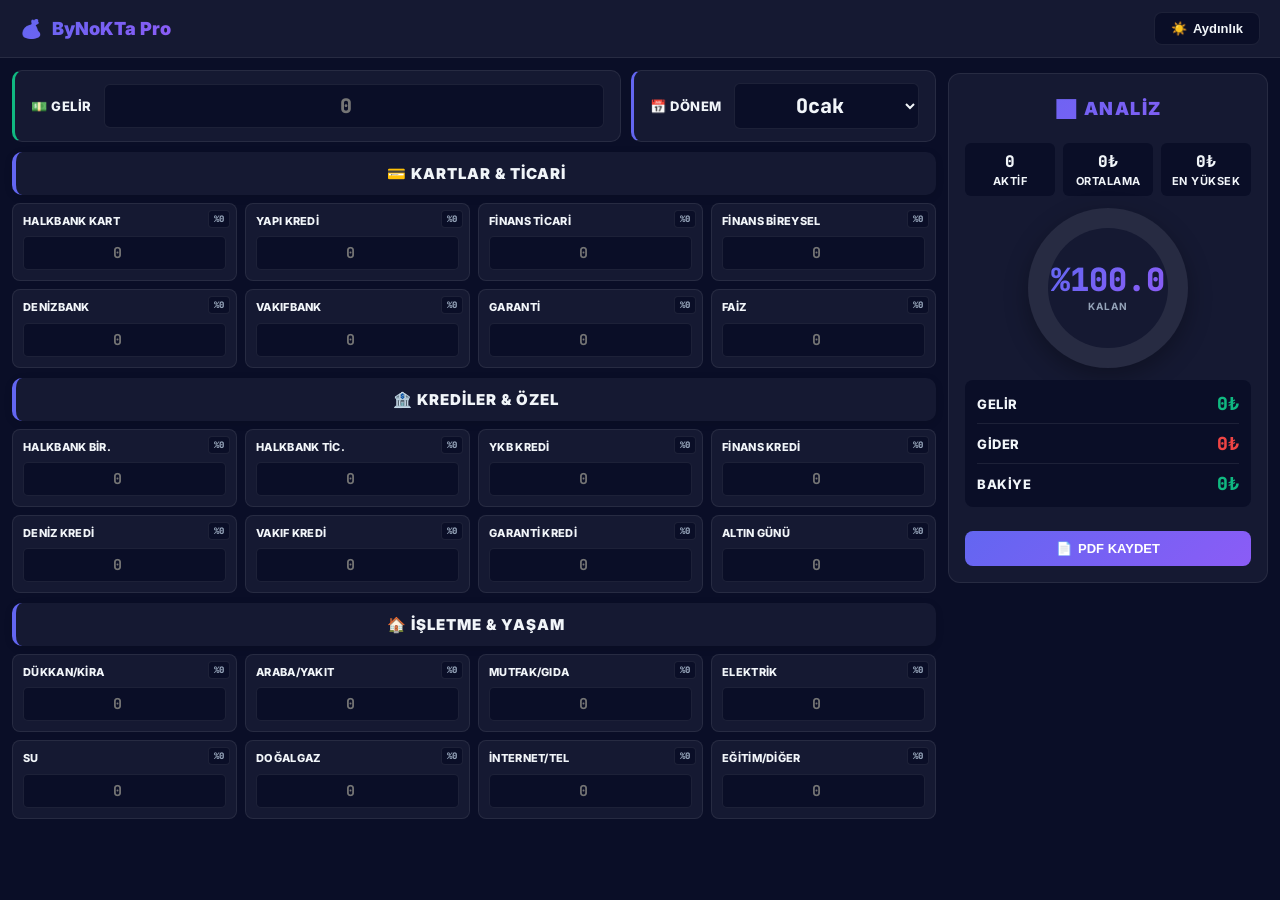
<file: hesaplama_pro_final (1).html>
<!DOCTYPE html>
<html lang="tr">
<head>
    <meta charset="UTF-8">
    <meta name="viewport" content="width=device-width, initial-scale=1.0">
    <title>ByNoKTa Pro - Finansal Kontrol</title>
    <link href="https://fonts.googleapis.com/css2?family=Inter:wght@400;600;700;800;900&family=JetBrains+Mono:wght@600;700&display=swap" rel="stylesheet">
    <style>
        * {
            margin: 0;
            padding: 0;
            box-sizing: border-box;
        }

        :root {
            --bg: #0a0e27;
            --card: #151932;
            --accent: #6366f1;
            --success: #10b981;
            --danger: #ef4444;
            --text: #f1f5f9;
            --text-dim: #94a3b8;
            --border: rgba(255, 255, 255, 0.08);
        }

        [data-theme="light"] {
            --bg: #f1f5f9;
            --card: #ffffff;
            --text: #0f172a;
            --text-dim: #64748b;
            --border: rgba(15, 23, 42, 0.08);
        }

        body {
            font-family: 'Inter', sans-serif;
            background: var(--bg);
            color: var(--text);
            min-height: 100vh;
            display: flex;
            flex-direction: column;
        }

        /* Header */
        .header {
            display: flex;
            justify-content: space-between;
            align-items: center;
            padding: 12px 20px;
            background: var(--card);
            border-bottom: 1px solid var(--border);
            position: sticky;
            top: 0;
            z-index: 100;
        }

        .logo {
            display: flex;
            align-items: center;
            gap: 10px;
            font-size: 18px;
            font-weight: 900;
            background: linear-gradient(135deg, var(--accent), #8b5cf6);
            -webkit-background-clip: text;
            -webkit-text-fill-color: transparent;
        }

        .theme-btn {
            padding: 8px 16px;
            background: var(--bg);
            border: 1px solid var(--border);
            border-radius: 8px;
            cursor: pointer;
            color: var(--text);
            font-weight: 600;
            font-size: 13px;
            display: flex;
            align-items: center;
            gap: 6px;
            transition: all 0.2s;
        }

        .theme-btn:hover {
            border-color: var(--accent);
        }

        /* Main Container */
        .main {
            flex: 1;
            display: grid;
            grid-template-columns: 1fr 320px;
            gap: 12px;
            padding: 12px;
        }

        /* Left Panel */
        .left-panel {
            display: flex;
            flex-direction: column;
            gap: 10px;
        }

        /* Income Bar */
        .income-bar {
            display: grid;
            grid-template-columns: 2fr 1fr;
            gap: 10px;
        }

        .income-card, .month-card {
            background: var(--card);
            padding: 12px 16px;
            border-radius: 10px;
            border: 1px solid var(--border);
            display: flex;
            align-items: center;
            gap: 12px;
        }

        .income-card {
            border-left: 3px solid var(--success);
        }

        .month-card {
            border-left: 3px solid var(--accent);
        }

        .card-label {
            font-size: 13px;
            font-weight: 800;
            text-transform: uppercase;
            color: var(--text);
            white-space: nowrap;
            letter-spacing: 0.5px;
        }

        .income-input, .month-select {
            flex: 1;
            padding: 8px;
            font-size: 20px;
            font-weight: 800;
            font-family: 'JetBrains Mono', monospace;
            background: var(--bg);
            border: 1px solid var(--border);
            border-radius: 6px;
            color: var(--text);
            text-align: center;
        }

        .income-input:focus, .month-select:focus {
            outline: none;
            border-color: var(--accent);
        }

        /* Categories */
        .categories {
            display: flex;
            flex-direction: column;
            gap: 10px;
        }

        .category-title {
            font-size: 15px;
            font-weight: 900;
            text-transform: uppercase;
            letter-spacing: 1px;
            padding: 12px 16px;
            background: var(--card);
            border-radius: 10px;
            border-left: 4px solid var(--accent);
            margin-bottom: 8px;
            text-align: center;
            box-shadow: 0 2px 8px rgba(0,0,0,0.1);
        }

        .expense-grid {
            display: grid;
            grid-template-columns: repeat(4, 1fr);
            gap: 8px;
        }

        .expense-card {
            background: var(--card);
            padding: 10px;
            border-radius: 8px;
            border: 1px solid var(--border);
            position: relative;
            transition: all 0.2s;
        }

        .expense-card:hover {
            transform: translateY(-2px);
            border-color: var(--card-color);
            box-shadow: 0 4px 12px rgba(0,0,0,0.3);
        }

        .expense-card::before {
            content: '';
            position: absolute;
            top: 0;
            left: 0;
            right: 0;
            height: 2px;
            background: var(--card-color);
            border-radius: 8px 8px 0 0;
            opacity: 0;
            transition: opacity 0.2s;
        }

        .expense-card:hover::before {
            opacity: 1;
        }

        .expense-percent {
            position: absolute;
            top: 6px;
            right: 6px;
            font-size: 9px;
            font-weight: 900;
            font-family: 'JetBrains Mono', monospace;
            padding: 2px 5px;
            background: var(--bg);
            border-radius: 4px;
            color: var(--card-color);
            border: 1px solid var(--card-color);
        }

        .expense-label {
            font-size: 11px;
            font-weight: 800;
            text-transform: uppercase;
            margin-bottom: 8px;
            color: var(--text);
            padding-right: 35px;
            letter-spacing: 0.3px;
            line-height: 1.3;
        }

        .expense-input {
            width: 100%;
            padding: 6px;
            font-size: 15px;
            font-weight: 700;
            font-family: 'JetBrains Mono', monospace;
            background: var(--bg);
            border: 1px solid var(--border);
            border-radius: 5px;
            color: var(--text);
            text-align: center;
        }

        .expense-input:focus {
            outline: none;
            border-color: var(--card-color);
        }

        /* Right Panel */
        .right-panel {
            background: var(--card);
            border-radius: 12px;
            border: 1px solid var(--border);
            padding: 16px;
            display: flex;
            flex-direction: column;
            position: sticky;
            top: 73px;
            height: fit-content;
            max-height: calc(100vh - 85px);
        }

        .panel-title {
            text-align: center;
            font-size: 18px;
            font-weight: 900;
            text-transform: uppercase;
            letter-spacing: 1.5px;
            margin-bottom: 16px;
            background: linear-gradient(135deg, var(--accent), #8b5cf6);
            -webkit-background-clip: text;
            -webkit-text-fill-color: transparent;
            padding: 8px 0;
        }

        /* Chart */
        .chart-container {
            width: 160px;
            height: 160px;
            margin: 0 auto 12px;
        }

        .chart {
            width: 100%;
            height: 100%;
            border-radius: 50%;
            background: conic-gradient(var(--border) 0% 100%);
            display: flex;
            align-items: center;
            justify-content: center;
            box-shadow: 0 8px 24px rgba(0,0,0,0.3);
            transition: all 0.3s;
        }

        .chart-inner {
            width: 120px;
            height: 120px;
            background: var(--card);
            border-radius: 50%;
            display: flex;
            flex-direction: column;
            align-items: center;
            justify-content: center;
        }

        .chart-percentage {
            font-size: 32px;
            font-weight: 900;
            font-family: 'JetBrains Mono', monospace;
            background: linear-gradient(135deg, var(--accent), #8b5cf6);
            -webkit-background-clip: text;
            -webkit-text-fill-color: transparent;
            line-height: 1;
        }

        .chart-label {
            font-size: 10px;
            font-weight: 700;
            text-transform: uppercase;
            letter-spacing: 1px;
            color: var(--text-dim);
            margin-top: 4px;
        }

        /* Summary */
        .summary {
            background: var(--bg);
            padding: 12px;
            border-radius: 8px;
            margin-bottom: 12px;
        }

        .summary-row {
            display: flex;
            justify-content: space-between;
            align-items: center;
            margin-bottom: 8px;
            padding-bottom: 8px;
            border-bottom: 1px solid var(--border);
        }

        .summary-row:last-child {
            margin-bottom: 0;
            padding-bottom: 0;
            border-bottom: none;
        }

        .summary-label {
            font-size: 13px;
            font-weight: 800;
            text-transform: uppercase;
            color: var(--text);
            letter-spacing: 0.5px;
        }

        .summary-value {
            font-size: 18px;
            font-weight: 900;
            font-family: 'JetBrains Mono', monospace;
        }

        /* Stats */
        .stats {
            display: grid;
            grid-template-columns: repeat(3, 1fr);
            gap: 8px;
            margin-bottom: 12px;
        }

        .stat {
            background: var(--bg);
            padding: 8px;
            border-radius: 6px;
            text-align: center;
        }

        .stat-value {
            font-size: 16px;
            font-weight: 900;
            font-family: 'JetBrains Mono', monospace;
            margin-bottom: 2px;
        }

        .stat-label {
            font-size: 11px;
            font-weight: 700;
            text-transform: uppercase;
            color: var(--text);
            letter-spacing: 0.5px;
        }

        /* Legend */
        .legend {
            flex: 1;
            overflow-y: auto;
            display: grid;
            grid-template-columns: 1fr 1fr;
            gap: 6px;
            padding-right: 4px;
            margin-bottom: 12px;
            max-height: 250px;
        }

        .legend::-webkit-scrollbar {
            width: 4px;
        }

        .legend::-webkit-scrollbar-track {
            background: transparent;
        }

        .legend::-webkit-scrollbar-thumb {
            background: var(--border);
            border-radius: 2px;
        }

        .legend-item {
            display: flex;
            align-items: center;
            gap: 6px;
            font-size: 9px;
            font-weight: 600;
            padding: 6px;
            background: var(--bg);
            border-radius: 4px;
            transition: all 0.2s;
        }

        .legend-item:hover {
            transform: translateX(2px);
        }

        .legend-dot {
            width: 10px;
            height: 10px;
            border-radius: 2px;
            flex-shrink: 0;
        }

        /* Export Button */
        .export-btn {
            width: 100%;
            padding: 10px;
            background: linear-gradient(135deg, var(--accent), #8b5cf6);
            border: none;
            border-radius: 8px;
            color: white;
            font-size: 13px;
            font-weight: 700;
            text-transform: uppercase;
            cursor: pointer;
            display: flex;
            align-items: center;
            justify-content: center;
            gap: 6px;
            transition: all 0.2s;
        }

        .export-btn:hover {
            transform: translateY(-2px);
            box-shadow: 0 4px 12px rgba(99, 102, 241, 0.4);
        }

        /* Responsive - Tablet */
        @media (max-width: 1024px) {
            .main {
                grid-template-columns: 1fr;
            }

            .right-panel {
                position: relative;
                top: 0;
                max-height: none;
            }

            .expense-grid {
                grid-template-columns: repeat(3, 1fr);
            }
        }

        /* Responsive - Mobile */
        @media (max-width: 768px) {
            .header {
                padding: 10px 15px;
            }

            .logo {
                font-size: 16px;
            }

            .theme-btn {
                padding: 6px 12px;
                font-size: 12px;
            }

            .main {
                padding: 10px;
                gap: 10px;
            }

            .income-bar {
                grid-template-columns: 1fr;
                gap: 8px;
            }

            .income-input, .month-select {
                font-size: 18px;
            }

            .expense-grid {
                grid-template-columns: repeat(2, 1fr);
            }

            .category-title {
                font-size: 13px;
                padding: 10px 12px;
            }

            .expense-card {
                padding: 8px;
            }

            .expense-label {
                font-size: 10px;
                padding-right: 28px;
            }

            .expense-input {
                font-size: 14px;
                padding: 5px;
            }

            .expense-percent {
                font-size: 8px;
                padding: 2px 4px;
                top: 4px;
                right: 4px;
            }

            .chart-container {
                width: 140px;
                height: 140px;
            }

            .chart-inner {
                width: 105px;
                height: 105px;
            }

            .chart-percentage {
                font-size: 28px;
            }

            .stats {
                grid-template-columns: repeat(3, 1fr);
            }

            .stat-value {
                font-size: 14px;
            }

            .stat-label {
                font-size: 8px;
            }

            .summary-value {
                font-size: 16px;
            }

            .legend {
                grid-template-columns: 1fr;
                max-height: 180px;
            }

            .export-btn {
                padding: 12px;
                font-size: 12px;
            }
        }

        /* Responsive - Small Mobile */
        @media (max-width: 480px) {
            .expense-grid {
                grid-template-columns: 1fr;
            }

            .stats {
                grid-template-columns: 1fr;
            }

            .income-card, .month-card {
                padding: 10px 12px;
            }

            .card-label {
                font-size: 10px;
            }

            .income-input, .month-select {
                font-size: 16px;
            }
        }

        @media print {
            .theme-btn, .export-btn { display: none; }
            body { background: white; color: black; }
            .right-panel { position: relative; top: 0; }
        }
    </style>
</head>
<body data-theme="dark">
    <!-- Header -->
    <div class="header">
        <div class="logo">
            <span>💰</span>
            <span>ByNoKTa Pro</span>
        </div>
        <button class="theme-btn" onclick="toggleTheme()">
            <span id="theme-icon">☀️</span>
            <span id="theme-text">Aydınlık</span>
        </button>
    </div>

    <!-- Main Content -->
    <div class="main">
        <!-- Left Panel -->
        <div class="left-panel">
            <!-- Income Bar -->
            <div class="income-bar">
                <div class="income-card">
                    <span class="card-label">💵 Gelir</span>
                    <input type="number" id="ana-gelir" class="income-input" placeholder="0" oninput="hesapla()">
                </div>
                <div class="month-card">
                    <span class="card-label">📅 Dönem</span>
                    <select id="secili-ay" class="month-select" onchange="hesapla()">
                        <option>Ocak</option>
                        <option>Şubat</option>
                        <option>Mart</option>
                        <option>Nisan</option>
                        <option>Mayıs</option>
                        <option>Haziran</option>
                        <option>Temmuz</option>
                        <option>Ağustos</option>
                        <option>Eylül</option>
                        <option>Ekim</option>
                        <option>Kasım</option>
                        <option>Aralık</option>
                    </select>
                </div>
            </div>

            <!-- Categories -->
            <div class="categories">
                <!-- Category 1 -->
                <div>
                    <div class="category-title">💳 Kartlar & Ticari</div>
                    <div class="expense-grid">
                        <div class="expense-card" data-color="#9b59b6">
                            <span class="expense-percent">%0</span>
                            <div class="expense-label">Halkbank Kart</div>
                            <input type="number" class="expense-input gider-input" placeholder="0" oninput="hesapla()">
                        </div>
                        <div class="expense-card" data-color="#8e44ad">
                            <span class="expense-percent">%0</span>
                            <div class="expense-label">Yapı Kredi</div>
                            <input type="number" class="expense-input gider-input" placeholder="0" oninput="hesapla()">
                        </div>
                        <div class="expense-card" data-color="#2c3e50">
                            <span class="expense-percent">%0</span>
                            <div class="expense-label">Finans Ticari</div>
                            <input type="number" class="expense-input gider-input" placeholder="0" oninput="hesapla()">
                        </div>
                        <div class="expense-card" data-color="#34495e">
                            <span class="expense-percent">%0</span>
                            <div class="expense-label">Finans Bireysel</div>
                            <input type="number" class="expense-input gider-input" placeholder="0" oninput="hesapla()">
                        </div>
                        <div class="expense-card" data-color="#2980b9">
                            <span class="expense-percent">%0</span>
                            <div class="expense-label">Denizbank</div>
                            <input type="number" class="expense-input gider-input" placeholder="0" oninput="hesapla()">
                        </div>
                        <div class="expense-card" data-color="#16a085">
                            <span class="expense-percent">%0</span>
                            <div class="expense-label">Vakıfbank</div>
                            <input type="number" class="expense-input gider-input" placeholder="0" oninput="hesapla()">
                        </div>
                        <div class="expense-card" data-color="#27ae60">
                            <span class="expense-percent">%0</span>
                            <div class="expense-label">Garanti</div>
                            <input type="number" class="expense-input gider-input" placeholder="0" oninput="hesapla()">
                        </div>
                        <div class="expense-card" data-color="#fdcb6e">
                            <span class="expense-percent">%0</span>
                            <div class="expense-label">Faiz</div>
                            <input type="number" class="expense-input gider-input" placeholder="0" oninput="hesapla()">
                        </div>
                    </div>
                </div>

                <!-- Category 2 -->
                <div>
                    <div class="category-title">🏦 Krediler & Özel</div>
                    <div class="expense-grid">
                        <div class="expense-card" data-color="#e67e22">
                            <span class="expense-percent">%0</span>
                            <div class="expense-label">Halkbank Bir.</div>
                            <input type="number" class="expense-input gider-input" placeholder="0" oninput="hesapla()">
                        </div>
                        <div class="expense-card" data-color="#d35400">
                            <span class="expense-percent">%0</span>
                            <div class="expense-label">Halkbank Tic.</div>
                            <input type="number" class="expense-input gider-input" placeholder="0" oninput="hesapla()">
                        </div>
                        <div class="expense-card" data-color="#f39c12">
                            <span class="expense-percent">%0</span>
                            <div class="expense-label">YKB Kredi</div>
                            <input type="number" class="expense-input gider-input" placeholder="0" oninput="hesapla()">
                        </div>
                        <div class="expense-card" data-color="#f1c40f">
                            <span class="expense-percent">%0</span>
                            <div class="expense-label">Finans Kredi</div>
                            <input type="number" class="expense-input gider-input" placeholder="0" oninput="hesapla()">
                        </div>
                        <div class="expense-card" data-color="#e74c3c">
                            <span class="expense-percent">%0</span>
                            <div class="expense-label">Deniz Kredi</div>
                            <input type="number" class="expense-input gider-input" placeholder="0" oninput="hesapla()">
                        </div>
                        <div class="expense-card" data-color="#c0392b">
                            <span class="expense-percent">%0</span>
                            <div class="expense-label">Vakıf Kredi</div>
                            <input type="number" class="expense-input gider-input" placeholder="0" oninput="hesapla()">
                        </div>
                        <div class="expense-card" data-color="#e84393">
                            <span class="expense-percent">%0</span>
                            <div class="expense-label">Garanti Kredi</div>
                            <input type="number" class="expense-input gider-input" placeholder="0" oninput="hesapla()">
                        </div>
                        <div class="expense-card" data-color="#6c5ce7">
                            <span class="expense-percent">%0</span>
                            <div class="expense-label">Altın Günü</div>
                            <input type="number" class="expense-input gider-input" placeholder="0" oninput="hesapla()">
                        </div>
                    </div>
                </div>

                <!-- Category 3 -->
                <div>
                    <div class="category-title">🏠 İşletme & Yaşam</div>
                    <div class="expense-grid">
                        <div class="expense-card" data-color="#1abc9c">
                            <span class="expense-percent">%0</span>
                            <div class="expense-label">Dükkan/Kira</div>
                            <input type="number" class="expense-input gider-input" placeholder="0" oninput="hesapla()">
                        </div>
                        <div class="expense-card" data-color="#00cec9">
                            <span class="expense-percent">%0</span>
                            <div class="expense-label">Araba/Yakıt</div>
                            <input type="number" class="expense-input gider-input" placeholder="0" oninput="hesapla()">
                        </div>
                        <div class="expense-card" data-color="#fab1a0">
                            <span class="expense-percent">%0</span>
                            <div class="expense-label">Mutfak/Gıda</div>
                            <input type="number" class="expense-input gider-input" placeholder="0" oninput="hesapla()">
                        </div>
                        <div class="expense-card" data-color="#ffeaa7">
                            <span class="expense-percent">%0</span>
                            <div class="expense-label">Elektrik</div>
                            <input type="number" class="expense-input gider-input" placeholder="0" oninput="hesapla()">
                        </div>
                        <div class="expense-card" data-color="#74b9ff">
                            <span class="expense-percent">%0</span>
                            <div class="expense-label">Su</div>
                            <input type="number" class="expense-input gider-input" placeholder="0" oninput="hesapla()">
                        </div>
                        <div class="expense-card" data-color="#a29bfe">
                            <span class="expense-percent">%0</span>
                            <div class="expense-label">Doğalgaz</div>
                            <input type="number" class="expense-input gider-input" placeholder="0" oninput="hesapla()">
                        </div>
                        <div class="expense-card" data-color="#95a5a6">
                            <span class="expense-percent">%0</span>
                            <div class="expense-label">İnternet/Tel</div>
                            <input type="number" class="expense-input gider-input" placeholder="0" oninput="hesapla()">
                        </div>
                        <div class="expense-card" data-color="#e17055">
                            <span class="expense-percent">%0</span>
                            <div class="expense-label">Eğitim/Diğer</div>
                            <input type="number" class="expense-input gider-input" placeholder="0" oninput="hesapla()">
                        </div>
                    </div>
                </div>
            </div>
        </div>

        <!-- Right Panel -->
        <div class="right-panel">
            <div class="panel-title">📊 Analiz</div>

            <!-- Stats -->
            <div class="stats">
                <div class="stat">
                    <div class="stat-value" id="stat-items">0</div>
                    <div class="stat-label">Aktif</div>
                </div>
                <div class="stat">
                    <div class="stat-value" id="stat-avg">0₺</div>
                    <div class="stat-label">Ortalama</div>
                </div>
                <div class="stat">
                    <div class="stat-value" id="stat-highest">0₺</div>
                    <div class="stat-label">En Yüksek</div>
                </div>
            </div>

            <!-- Chart -->
            <div class="chart-container">
                <div class="chart" id="chart">
                    <div class="chart-inner">
                        <div class="chart-percentage" id="chart-percentage">%100</div>
                        <div class="chart-label" id="chart-label">KALAN</div>
                    </div>
                </div>
            </div>

            <!-- Summary -->
            <div class="summary">
                <div class="summary-row">
                    <span class="summary-label">Gelir</span>
                    <span class="summary-value" id="summary-income" style="color: var(--success)">0₺</span>
                </div>
                <div class="summary-row">
                    <span class="summary-label">Gider</span>
                    <span class="summary-value" id="summary-expense" style="color: var(--danger)">0₺</span>
                </div>
                <div class="summary-row">
                    <span class="summary-label">Bakiye</span>
                    <span class="summary-value" id="summary-balance">0₺</span>
                </div>
            </div>

            <!-- Legend -->
            <div class="legend" id="legend"></div>

            <!-- Export -->
            <button class="export-btn" onclick="window.print()">
                <span>📄</span>
                <span>PDF Kaydet</span>
            </button>
        </div>
    </div>

    <script>
        function toggleTheme() {
            const body = document.body;
            const current = body.getAttribute('data-theme');
            const next = current === 'light' ? 'dark' : 'light';
            body.setAttribute('data-theme', next);
            document.getElementById('theme-icon').textContent = next === 'light' ? '🌙' : '☀️';
            document.getElementById('theme-text').textContent = next === 'light' ? 'Koyu' : 'Aydınlık';
            localStorage.setItem('bynokta_theme', next);
        }

        function formatCurrency(value) {
            return new Intl.NumberFormat('tr-TR', {
                minimumFractionDigits: 0,
                maximumFractionDigits: 0
            }).format(value) + '₺';
        }

        function hesapla() {
            const gelir = parseFloat(document.getElementById('ana-gelir').value) || 0;
            const inputs = document.querySelectorAll('.gider-input');
            
            let totalExpense = 0;
            let gradientParts = [];
            let currentPos = 0;
            let legendHtml = "";
            const savedData = [];
            const expenseItems = [];

            inputs.forEach(input => {
                const val = parseFloat(input.value) || 0;
                const card = input.closest('.expense-card');
                const label = card.querySelector('.expense-label').textContent;
                const color = card.getAttribute('data-color');
                const percentSpan = card.querySelector('.expense-percent');
                
                totalExpense += val;
                savedData.push(input.value);

                if (val > 0) {
                    expenseItems.push({ label, value: val, color });
                }

                if (gelir > 0 && val > 0) {
                    const itemPercent = (val / gelir) * 100;
                    percentSpan.textContent = `%${itemPercent.toFixed(1)}`;
                    percentSpan.style.color = color;
                    percentSpan.style.borderColor = color;
                    
                    gradientParts.push(`${color} ${currentPos}% ${currentPos + itemPercent}%`);
                    currentPos += itemPercent;
                    
                    legendHtml += `
                        <div class="legend-item">
                            <div class="legend-dot" style="background: ${color}"></div>
                            <span>${label}: %${itemPercent.toFixed(1)}</span>
                        </div>
                    `;
                } else {
                    percentSpan.textContent = '%0';
                    percentSpan.style.color = 'var(--text-dim)';
                    percentSpan.style.borderColor = 'var(--border)';
                }

                card.style.setProperty('--card-color', color);
            });

            // Stats
            const activeItems = expenseItems.length;
            const avgExpense = activeItems > 0 ? totalExpense / activeItems : 0;
            const highestExpense = activeItems > 0 ? Math.max(...expenseItems.map(item => item.value)) : 0;

            document.getElementById('stat-items').textContent = activeItems;
            document.getElementById('stat-avg').textContent = formatCurrency(avgExpense);
            document.getElementById('stat-highest').textContent = formatCurrency(highestExpense);

            // Balance
            const balance = gelir - totalExpense;
            const remainingPercent = gelir > 0 ? Math.max(0, (balance / gelir) * 100) : 100;

            // Summary
            document.getElementById('summary-income').textContent = formatCurrency(gelir);
            document.getElementById('summary-expense').textContent = formatCurrency(totalExpense);
            
            const balanceEl = document.getElementById('summary-balance');
            balanceEl.textContent = formatCurrency(balance);
            balanceEl.style.color = balance >= 0 ? 'var(--success)' : 'var(--danger)';

            // Chart
            const chartPercentage = document.getElementById('chart-percentage');
            const chartLabel = document.getElementById('chart-label');
            const chart = document.getElementById('chart');

            chartPercentage.textContent = `%${remainingPercent.toFixed(1)}`;

            if (balance < 0) {
                chart.style.background = `conic-gradient(var(--danger) 0% 100%)`;
                chartLabel.textContent = 'AŞILDI';
                chartLabel.style.color = 'var(--danger)';
                chartPercentage.style.background = 'linear-gradient(135deg, var(--danger), #c0392b)';
                chartPercentage.style.webkitBackgroundClip = 'text';
                chartPercentage.style.webkitTextFillColor = 'transparent';
            } else {
                if (remainingPercent < 100) {
                    gradientParts.push(`var(--border) ${currentPos}% 100%`);
                }
                chart.style.background = `conic-gradient(${gradientParts.join(', ')})`;
                chartLabel.textContent = 'KALAN';
                chartLabel.style.color = 'var(--text-dim)';
                chartPercentage.style.background = 'linear-gradient(135deg, var(--accent), #8b5cf6)';
                chartPercentage.style.webkitBackgroundClip = 'text';
                chartPercentage.style.webkitTextFillColor = 'transparent';
            }

            // Legend
            document.getElementById('legend').innerHTML = legendHtml;

            // Save
            localStorage.setItem('bynokta_gelir', gelir);
            localStorage.setItem('bynokta_ay', document.getElementById('secili-ay').value);
            localStorage.setItem('bynokta_giderler', JSON.stringify(savedData));
        }

        window.onload = function() {
            const theme = localStorage.getItem('bynokta_theme') || 'dark';
            if (theme === 'light') {
                document.body.setAttribute('data-theme', 'light');
                document.getElementById('theme-icon').textContent = '🌙';
                document.getElementById('theme-text').textContent = 'Koyu';
            }

            const savedIncome = localStorage.getItem('bynokta_gelir');
            const savedMonth = localStorage.getItem('bynokta_ay');
            const savedExpenses = JSON.parse(localStorage.getItem('bynokta_giderler'));

            if (savedIncome) document.getElementById('ana-gelir').value = savedIncome;
            if (savedMonth) document.getElementById('secili-ay').value = savedMonth;
            if (savedExpenses) {
                const inputs = document.querySelectorAll('.gider-input');
                savedExpenses.forEach((value, index) => {
                    if (inputs[index]) inputs[index].value = value;
                });
            }

            hesapla();
        };
    </script>
</body>
</html>
</file>
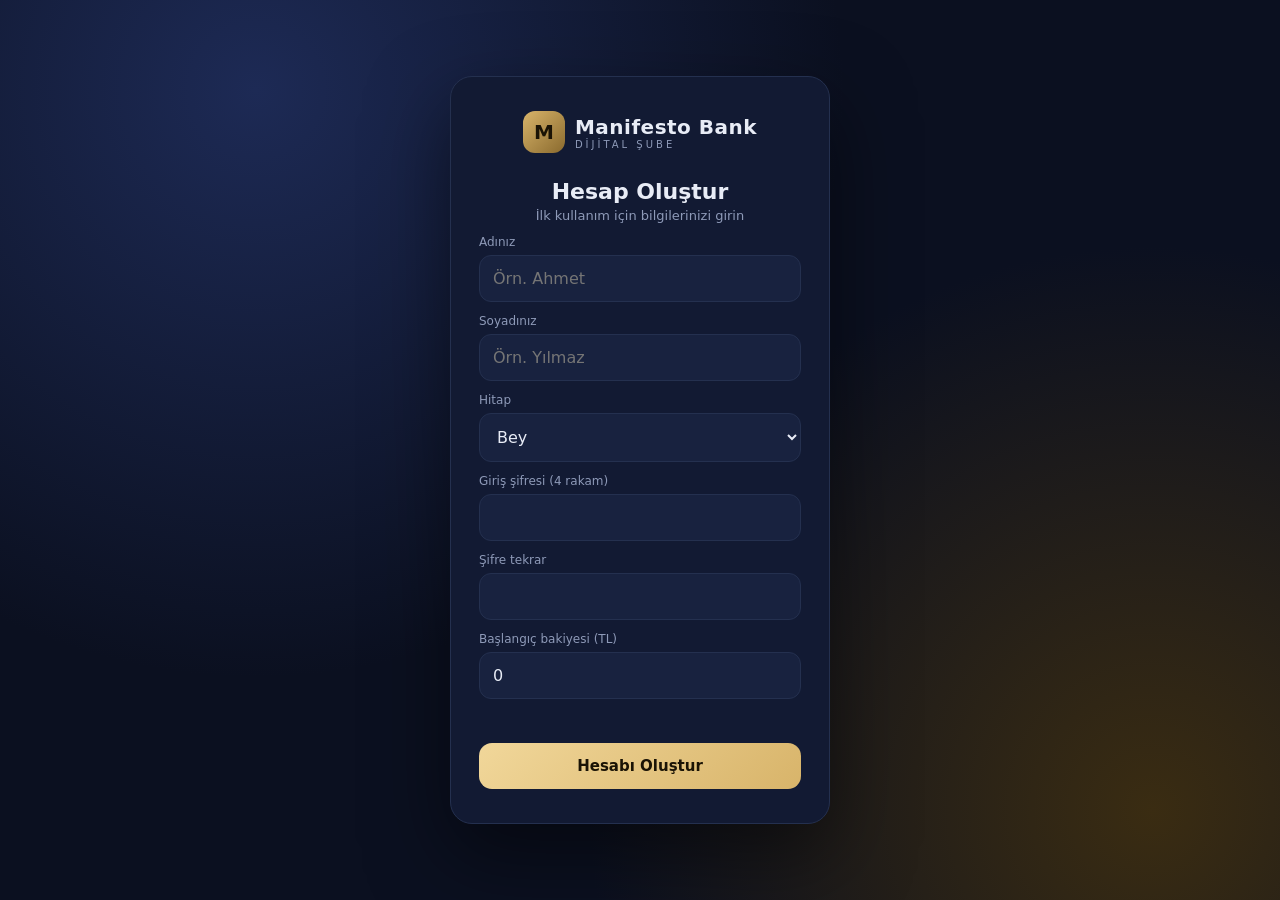
<file: manifesto-bank-v16.html>
<!DOCTYPE html>
<html lang="tr">
<head>
<meta charset="UTF-8">
<meta name="viewport" content="width=device-width, initial-scale=1, maximum-scale=1, minimum-scale=1, user-scalable=no, viewport-fit=cover">
<meta name="theme-color" content="#0b1020">
<meta name="mobile-web-app-capable" content="yes">
<meta name="apple-mobile-web-app-capable" content="yes">
<meta name="apple-mobile-web-app-status-bar-style" content="black-translucent">
<meta name="apple-mobile-web-app-title" content="Manifesto Bank">
<link rel="apple-touch-icon" href="[data-uri]">
<link rel="icon" type="image/png" href="[data-uri]">
<title>Manifesto Bank</title>
<style>
  :root{
    --bg:#0b1020; --panel:#121a33; --panel2:#18223f; --line:#24304f;
    --gold:#d8b46a; --gold2:#f1d79a; --txt:#e8ecf6; --mut:#8e9ab8;
    --green:#3ecf8e; --red:#ff6b6b;
  }
  *{box-sizing:border-box;margin:0;padding:0;-webkit-tap-highlight-color:transparent}
  html{-webkit-text-size-adjust:100%;text-size-adjust:100%}
  body{-webkit-touch-callout:none;font-family:"Segoe UI",system-ui,-apple-system,Roboto,sans-serif;background:var(--bg);color:var(--txt);min-height:100vh;min-height:100dvh;-webkit-user-select:none;user-select:none}
  input,select,textarea{-webkit-user-select:text;user-select:text;font-size:16px!important;font-family:inherit}
  button{font-family:inherit;touch-action:manipulation;color:inherit}
  svg.i{width:22px;height:22px;fill:none;stroke:currentColor;stroke-width:2;stroke-linecap:round;stroke-linejoin:round}

  /* GİRİŞ */
  #login,#register{min-height:100vh;min-height:100dvh;display:flex;align-items:center;justify-content:center;padding:20px;
    background:radial-gradient(circle at 20% 10%,#1d2a55 0,transparent 45%),radial-gradient(circle at 90% 90%,#3a2c12 0,transparent 40%),var(--bg)}
  .card{width:100%;max-width:380px;background:var(--panel);border:1px solid var(--line);border-radius:22px;padding:34px 28px;box-shadow:0 30px 80px rgba(0,0,0,.5);text-align:center}
  .logo{display:flex;align-items:center;justify-content:center;gap:10px;margin-bottom:26px}
  .mark{width:42px;height:42px;border-radius:12px;background:linear-gradient(135deg,var(--gold),#8a6a2e);display:grid;place-items:center;font-weight:900;color:#1a1305;font-size:20px}
  .brand{font-size:20px;font-weight:700;letter-spacing:.5px;text-align:left}
  .brand small{display:block;font-size:10px;color:var(--mut);letter-spacing:3px;font-weight:500}
  .avatar{width:74px;height:74px;border-radius:50%;margin:0 auto 14px;background:var(--panel2);border:2px solid var(--gold);display:grid;place-items:center;font-size:28px;font-weight:700;color:var(--gold2)}
  h1{font-size:22px;font-weight:600;margin-bottom:4px}
  .sub{color:var(--mut);font-size:13px;margin-bottom:24px}
  .dots{display:flex;justify-content:center;gap:14px;margin-bottom:10px}
  .dot{width:16px;height:16px;border-radius:50%;border:2px solid var(--gold);transition:.15s}
  .dot.on{background:var(--gold)}
  .err{height:18px;color:var(--red);font-size:13px;margin-bottom:10px}
  .shake{animation:sh .35s}
  @keyframes sh{20%,60%{transform:translateX(-8px)}40%,80%{transform:translateX(8px)}}
  .pad{display:grid;grid-template-columns:repeat(3,1fr);gap:12px}
  .pad button{height:60px;border-radius:16px;border:1px solid var(--line);background:var(--panel2);font-size:22px;font-weight:500;cursor:pointer;transition:.12s}
  .pad button:active{transform:scale(.95);background:#22305a}
  .pad .ghost{background:transparent;border:none;font-size:15px;color:var(--mut)}
  .foot{margin-top:20px;font-size:12px;color:var(--mut)}

  /* UYGULAMA */
  #app{display:none;width:100%;max-width:760px;margin:0 auto;overflow-x:hidden;
    padding:calc(16px + env(safe-area-inset-top)) 14px calc(100px + env(safe-area-inset-bottom))}
  #app *{min-width:0}
  .page{display:none;animation:fade .25s}
  .page.on{display:block}
  @keyframes fade{from{opacity:0;transform:translateY(6px)}}
  header{display:flex;align-items:center;justify-content:space-between;margin-bottom:18px;gap:10px}
  .who{display:flex;align-items:center;gap:12px}
  .who .avatar{width:46px;height:46px;font-size:18px;margin:0}
  .who b{display:block;font-size:17px}
  .who span{font-size:12px;color:var(--mut)}
  .ptitle{font-size:22px;font-weight:700}
  .iconbtn{width:42px;height:42px;border-radius:12px;border:1px solid var(--line);background:var(--panel);display:grid;place-items:center;cursor:pointer;color:var(--gold2);flex:none}
  .hero{border-radius:22px;padding:22px 20px;background:linear-gradient(135deg,#1c2a57,#2b1f4e 55%,#4a3616);border:1px solid var(--line);margin-bottom:18px;position:relative;overflow:hidden}
  .hero:after{content:"";position:absolute;right:-60px;top:-60px;width:220px;height:220px;border-radius:50%;background:radial-gradient(circle,rgba(241,215,154,.25),transparent 70%);pointer-events:none}
  .hero .lbl{color:#c9d1ea;font-size:13px;margin-bottom:8px}
  .hero .amt{font-size:clamp(26px,8vw,44px);font-weight:700;letter-spacing:.5px;white-space:nowrap}
  .hero .amt small{font-size:.5em;color:var(--gold2);margin-left:6px}
  .hero .row{display:flex;gap:8px 20px;flex-wrap:wrap;margin-top:14px;font-size:13px;color:#c9d1ea}
  .hero .row b{color:var(--txt)}
  .eye{background:none;border:none;color:var(--gold2);cursor:pointer;font-size:13px;margin-top:12px;position:relative;z-index:1}
  .flash{animation:fl .8s}
  @keyframes fl{0%{color:var(--gold2)}100%{color:var(--txt)}}
  .actions{display:grid;grid-template-columns:repeat(4,minmax(0,1fr));gap:10px;margin-bottom:18px}
  .act{background:var(--panel);border:1px solid var(--line);border-radius:16px;padding:14px 4px;text-align:center;cursor:pointer;transition:.15s}
  .act:active{transform:scale(.96)}
  .act i{display:grid;place-items:center;width:42px;height:42px;margin:0 auto 8px;border-radius:13px;background:var(--panel2);color:var(--gold2);font-style:normal}
  .act span{font-size:11.5px;color:var(--mut);display:block;line-height:1.25}
  .box{background:var(--panel);border:1px solid var(--line);border-radius:18px;padding:16px;width:100%;margin-bottom:16px}
  .box h3{font-size:15px;margin-bottom:10px;display:flex;justify-content:space-between;align-items:center;gap:8px}
  .box h3 small{font-size:12px;font-weight:500}
  .box h3 a{font-size:12.5px;color:var(--gold2);font-weight:500;cursor:pointer}
  .acc{display:flex;justify-content:space-between;align-items:center;padding:13px 0;border-bottom:1px solid var(--line);gap:10px}
  .acc:last-child{border:none}
  .acc>div:first-child{flex:1}
  .acc b{display:block;font-size:14px}
  .acc span{font-size:12px;color:var(--mut)}
  .acc .r{text-align:right;flex:none;white-space:nowrap}
  .acc .r .pos,.acc .r .neg{font-size:12px}
  .tap{cursor:pointer}
  .empty{font-size:13px;color:var(--mut);padding:6px 0 4px;line-height:1.5}
  .tx{display:flex;align-items:center;gap:12px;padding:12px 0;border-bottom:1px solid var(--line)}
  .tx:last-child{border:none}
  .tx .ic{width:38px;height:38px;border-radius:11px;background:var(--panel2);display:grid;place-items:center;font-size:16px;flex:none}
  .tx .m{flex:1}
  .tx .m b{display:block;font-size:13.5px;font-weight:500;white-space:nowrap;overflow:hidden;text-overflow:ellipsis}
  .tx .m span{font-size:11.5px;color:var(--mut);display:block;white-space:nowrap;overflow:hidden;text-overflow:ellipsis}
  .tx>b{white-space:nowrap;font-size:13.5px;flex:none}
  .tx.new{animation:nw 1.2s}
  @keyframes nw{0%{background:rgba(216,180,106,.18)}100%{background:transparent}}
  .pos{color:var(--green)} .neg{color:var(--red)}
  .filters{display:flex;gap:8px;margin-bottom:10px;flex-wrap:wrap}
  .filters button{padding:7px 14px;border-radius:20px;border:1px solid var(--line);background:var(--panel2);font-size:12.5px;cursor:pointer}
  .filters button.on{background:var(--gold);color:#1a1305;border-color:var(--gold);font-weight:600}
  .cc{border-radius:18px;padding:20px;background:linear-gradient(135deg,#2a2a2a,#0d0d0d);border:1px solid #3a3a3a;margin-bottom:14px;aspect-ratio:1.6;display:flex;flex-direction:column;justify-content:space-between;width:100%;max-width:420px}
  .cc .top{display:flex;justify-content:space-between;font-size:13px;color:var(--gold2);font-weight:700;letter-spacing:1px}
  .chip{width:38px;height:28px;border-radius:6px;background:linear-gradient(135deg,var(--gold2),var(--gold))}
  .cc .num{font-size:17px;letter-spacing:3px;font-family:monospace}
  .cc .bot{display:flex;justify-content:space-between;font-size:11px;color:#bbb}
  .mrow{display:flex;align-items:center;gap:14px;padding:14px 0;border-bottom:1px solid var(--line);cursor:pointer;width:100%;background:none;border-left:none;border-right:none;border-top:none;text-align:left;font-size:14.5px}
  .mrow:last-child{border-bottom:none}
  .mrow i{width:36px;height:36px;border-radius:10px;background:var(--panel2);display:grid;place-items:center;font-style:normal;flex:none}
  .mrow span{flex:1}
  .mrow em{font-style:normal;color:var(--mut)}
  .sw{width:46px;height:26px;border-radius:13px;background:var(--line);position:relative;transition:.2s;flex:none}
  .sw:after{content:"";position:absolute;left:3px;top:3px;width:20px;height:20px;border-radius:50%;background:#fff;transition:.2s}
  .sw.on{background:var(--gold)} .sw.on:after{left:23px}
  .note{margin-top:10px;text-align:center;font-size:11px;color:var(--mut)}

  /* ALT MENÜ */
  nav.bar{position:fixed;left:0;right:0;bottom:0;z-index:40;background:rgba(14,20,40,.96);backdrop-filter:blur(10px);border-top:1px solid var(--line);
    display:none;padding:8px 6px calc(8px + env(safe-area-inset-bottom))}
  nav.bar .in2{max-width:760px;margin:0 auto;display:grid;grid-template-columns:repeat(5,1fr);align-items:end}
  nav.bar button{background:none;border:none;color:var(--mut);display:flex;flex-direction:column;align-items:center;gap:3px;font-size:10.5px;cursor:pointer;padding:4px 0}
  nav.bar button.on{color:var(--gold2)}
  nav.bar .mid{width:56px;height:56px;border-radius:18px;margin:-26px auto 0;background:linear-gradient(135deg,var(--gold2),var(--gold));color:#1a1305;display:grid;place-items:center;box-shadow:0 8px 24px rgba(216,180,106,.35)}
  nav.bar .mid svg{width:26px;height:26px;stroke-width:2.6}

  /* PENCERE */
  .ov{position:fixed;inset:0;background:rgba(5,8,18,.72);backdrop-filter:blur(4px);display:none;align-items:flex-end;justify-content:center;z-index:50}
  .ov.on{display:flex}
  @media(min-width:700px){.ov{align-items:center}}
  .modal{width:100%;max-width:480px;max-height:92vh;max-height:92dvh;overflow:auto;background:var(--panel);border:1px solid var(--line);border-radius:22px 22px 0 0;padding:20px 18px calc(20px + env(safe-area-inset-bottom));animation:up .25s}
  @media(min-width:700px){.modal{border-radius:22px}}
  @keyframes up{from{transform:translateY(40px);opacity:0}}
  .mh{display:flex;justify-content:space-between;align-items:center;margin-bottom:16px}
  .mh b{font-size:17px}
  .mh button{background:var(--panel2);border:none;width:34px;height:34px;border-radius:10px;cursor:pointer;font-size:15px}
  .tabs{display:flex;gap:6px;background:var(--panel2);padding:4px;border-radius:12px;margin-bottom:16px}
  .tab{flex:1;padding:9px 4px;border:none;background:none;color:var(--mut)!important;border-radius:9px;cursor:pointer;font-size:13px}
  .tab.on{background:var(--gold);color:#1a1305!important;font-weight:600}
  label.f{display:block;font-size:12px;color:var(--mut);margin:12px 0 6px}
  .in{width:100%;padding:13px;border-radius:12px;border:1px solid var(--line);background:var(--panel2);color:var(--txt);outline:none}
  .in:focus{border-color:var(--gold)}
  textarea.in{min-height:90px;resize:vertical;font-size:12px!important;font-family:monospace}
  .btn{width:100%;margin-top:18px;padding:14px;border:none;border-radius:13px;background:linear-gradient(135deg,var(--gold2),var(--gold));color:#1a1305!important;font-weight:700;font-size:15px;cursor:pointer}
  .btn.sec{background:var(--panel2);color:var(--txt)!important;border:1px solid var(--line);margin-top:10px}
  .btn.danger{background:var(--red);color:#2a0606!important}
  .ferr{color:var(--red);font-size:13px;margin-top:10px;min-height:16px}
  .fok{color:var(--green);font-size:13px;margin-top:10px}
  .sum{background:var(--panel2);border-radius:14px;padding:4px 14px}
  .sum div{display:flex;justify-content:space-between;gap:12px;padding:11px 0;border-bottom:1px solid var(--line);font-size:14px}
  .sum div:last-child{border:none}
  .sum span{color:var(--mut)}
  .sum b{text-align:right}
  .ok{text-align:center;padding:6px 0}
  .ok .ck{width:76px;height:76px;border-radius:50%;background:rgba(62,207,142,.15);color:var(--green);font-size:40px;display:grid;place-items:center;margin:0 auto 12px;animation:pop .45s}
  .ok h2{font-size:19px;margin-bottom:14px}
  @keyframes pop{0%{transform:scale(.3)}80%{transform:scale(1.1)}}
  .spin{width:44px;height:44px;border:4px solid var(--line);border-top-color:var(--gold);border-radius:50%;animation:rot .8s linear infinite;margin:34px auto 14px}
  .spintx{text-align:center;color:var(--mut);font-size:13px;margin-bottom:30px}
  @keyframes rot{to{transform:rotate(360deg)}}
  .chips{display:flex;gap:8px;flex-wrap:wrap;margin-top:8px}
  .chips button{padding:7px 12px;border-radius:20px;border:1px solid var(--line);background:var(--panel2);font-size:12px;cursor:pointer}
  .sheet{display:grid;grid-template-columns:repeat(3,1fr);gap:10px}
  .sheet button{background:var(--panel2);border:1px solid var(--line);border-radius:16px;padding:16px 6px;cursor:pointer;font-size:12px;display:flex;flex-direction:column;align-items:center;gap:8px}
  .sheet button i{font-style:normal;font-size:24px}
  .asset{display:flex;align-items:center;padding:12px 0;border-bottom:1px solid var(--line);gap:8px}
  .asset:last-child{border:none}
  .asset .n{flex:1}
  .asset .n b{display:block;font-size:14px}
  .asset .n span{font-size:11.5px;color:var(--mut)}
  .asset .p{text-align:right;font-size:13.5px;white-space:nowrap}
  .asset .p span{display:block;font-size:11.5px}
  .mini{padding:7px 11px;border-radius:9px;border:none;font-size:12px;font-weight:700;cursor:pointer;flex:none}
  .mini.al{background:var(--green);color:#04210f!important}.mini.sat{background:var(--red);color:#2a0606!important}
  .mini:disabled{opacity:.3;cursor:default}
  .scan{position:relative;width:240px;height:240px;margin:10px auto;border-radius:18px;background:#05070f;overflow:hidden;border:2px solid var(--gold)}
  .scan .ln{position:absolute;left:10%;right:10%;height:2px;background:var(--gold2);box-shadow:0 0 14px var(--gold2);animation:scl 1.2s ease-in-out infinite alternate}
  @keyframes scl{from{top:10%}to{top:88%}}
  .scan .tx2{position:absolute;bottom:12px;width:100%;text-align:center;font-size:12px;color:var(--mut)}
  canvas.qr{display:block;margin:10px auto;background:#fff;border-radius:12px;padding:10px;width:220px;height:220px}
  .code{text-align:center;font-size:30px;letter-spacing:8px;font-weight:700;color:var(--gold2);margin-top:6px}
  .ctr{text-align:center;font-size:13px;color:var(--mut);margin-top:6px}
  /* EKLER */
  :root{--nav:rgba(14,20,40,.96)}
  [data-theme=black]{--bg:#050505;--panel:#111;--panel2:#1a1a1a;--line:#2a2a2a;--nav:rgba(10,10,10,.96);--mut:#9a9a9a}
  [data-theme=light]{--bg:#eef1f7;--panel:#fff;--panel2:#f2f4f9;--line:#dde2ee;--txt:#121a33;--mut:#66718f;--gold:#c79a45;--gold2:#9a7330;--nav:rgba(255,255,255,.97)}
  [data-theme=light] .hero,[data-theme=light] .cc{color:#e8ecf6}
  [data-theme=light] #login,[data-theme=light] #register{background:var(--bg)}
  .hero{color:#e8ecf6} .hero .row b{color:#fff!important} .hero .row b.pos{color:var(--green)!important} .hero .row b.neg{color:#ff7b7b!important}
  .hero.loss{box-shadow:inset 0 0 0 1px rgba(255,107,107,.55)} .hero.loss .amt{color:#ffb3b3}
  .acc span.neg{color:var(--red)} .acc span.pos{color:var(--green)}
  nav.bar{background:var(--nav)!important}
  .nbadge{position:absolute;top:-5px;right:-5px;min-width:19px;height:19px;border-radius:10px;background:var(--red);color:#fff;font-size:11px;font-weight:700;display:none;place-items:center;padding:0 5px}
  .prog{height:8px;border-radius:5px;background:var(--panel2);overflow:hidden;margin-top:8px}
  .prog i{display:block;height:100%;background:linear-gradient(90deg,var(--gold),var(--gold2));border-radius:5px;transition:width .5s}
  .goal{padding:12px 0;border-bottom:1px solid var(--line);cursor:pointer}
  .goal:last-child{border:none}
  .goal .gt{display:flex;justify-content:space-between;gap:10px;font-size:14px}
  .goal .gt span{font-size:12px;color:var(--mut)}
  .badges{display:grid;grid-template-columns:repeat(3,1fr);gap:10px}
  .badge{background:var(--panel2);border:1px solid var(--line);border-radius:14px;padding:12px 6px;text-align:center;font-size:11.5px}
  .badge i{font-style:normal;font-size:28px;display:block;margin-bottom:4px}
  .badge b{display:block;font-size:12px;margin-bottom:2px}
  .badge span{color:var(--mut);font-size:10.5px}
  .badge.off{opacity:.35;filter:grayscale(1)}
  .toast{position:fixed;left:50%;top:calc(14px + env(safe-area-inset-top));transform:translateX(-50%) translateY(-120%);background:var(--panel);border:1px solid var(--gold);color:var(--txt);
    padding:12px 18px;border-radius:14px;z-index:90;font-size:14px;box-shadow:0 10px 30px rgba(0,0,0,.4);transition:.35s;max-width:90vw;text-align:center}
  .toast{opacity:0;visibility:hidden;pointer-events:none;transform:translateX(-50%) translateY(calc(-100% - 60px))!important}
  .toast.on{opacity:1;visibility:visible;transform:translateX(-50%) translateY(0)!important}
  .kv{display:grid;grid-template-columns:1fr 1fr;gap:10px;margin-bottom:12px}
  .kv div{background:var(--panel2);border-radius:12px;padding:12px}
  .kv span{display:block;font-size:11.5px;color:var(--mut)}
  .kv b{font-size:15px}
  .hb{display:flex;align-items:center;gap:8px;margin:8px 0;font-size:12.5px}
  .hb .l{width:78px;flex:none;color:var(--mut)}
  .hb .t{flex:1;height:10px;background:var(--panel2);border-radius:6px;overflow:hidden}
  .hb .t i{display:block;height:100%;background:var(--gold)}
  .hb .v{width:96px;text-align:right;flex:none}
  .themes{display:grid;grid-template-columns:repeat(3,1fr);gap:10px}
  .themes button{border:2px solid var(--line);border-radius:14px;padding:10px 6px;cursor:pointer;background:var(--panel2);font-size:12px}
  .themes button.on{border-color:var(--gold)}
  .themes button i{display:block;height:44px;border-radius:9px;margin-bottom:6px}
  .ccs{display:flex;gap:12px;overflow-x:auto;scroll-snap-type:x mandatory;padding-bottom:6px;margin:0 -2px;-webkit-overflow-scrolling:touch}
  .ccs::-webkit-scrollbar{height:0}
  .cc{position:relative}
  .cc .num{white-space:nowrap;font-size:clamp(13px,4.2vw,17px);letter-spacing:2px}
  .ccs .cc{flex:0 0 86%;scroll-snap-align:start;margin:0;cursor:pointer;position:relative}
  .cc.add{background:var(--panel2)!important;border:2px dashed var(--line);align-items:center;justify-content:center;color:var(--gold2);font-weight:600;gap:6px}
  .cc .tag{position:absolute;right:18px;top:52px;font-size:10px;letter-spacing:1px;padding:3px 8px;border-radius:8px;background:rgba(255,255,255,.12);color:#fff}
  .cc.frozen{filter:grayscale(1) brightness(.7)}
  .c-black{background:linear-gradient(135deg,#2a2a2a,#0d0d0d)!important}
  .c-gold{background:linear-gradient(135deg,#b8913f,#5c441a)!important}
  .c-blue{background:linear-gradient(135deg,#2b5cd6,#0f1f55)!important}
  .c-purple{background:linear-gradient(135deg,#7b3fd6,#2a0f55)!important}
  .c-green{background:linear-gradient(135deg,#1f9d6b,#0b3d2a)!important}
  .c-rose{background:linear-gradient(135deg,#d64f7b,#55102a)!important}
  .colors{display:flex;gap:10px;flex-wrap:wrap}
  .colors button{width:44px;height:30px;border-radius:8px;border:2px solid transparent;cursor:pointer}
  .colors button.on{border-color:var(--gold2)}
  .tiles{display:grid;grid-template-columns:repeat(3,minmax(0,1fr));gap:10px}
  .tiles button{background:var(--panel2);border:1px solid var(--line);border-radius:14px;padding:14px 4px;cursor:pointer;font-size:11.5px;display:flex;flex-direction:column;align-items:center;gap:6px;line-height:1.2}
  .tiles button i{font-style:normal;font-size:22px}
  .cvv{font-family:monospace;letter-spacing:2px}
  .rng{display:flex;gap:6px;margin:10px 0}
  .rng button{flex:1;padding:8px;border-radius:10px;border:1px solid var(--line);background:var(--panel2);font-size:12.5px;cursor:pointer}
  .rng button.on{background:var(--gold);color:#1a1305!important;border-color:var(--gold);font-weight:600}
  .chart{width:100%;height:auto;display:block}
  .ov,nav.bar{-webkit-backdrop-filter:blur(8px)}
  .modal{overscroll-behavior:contain;-webkit-overflow-scrolling:touch}
  .iosstep{display:flex;gap:12px;align-items:center;padding:12px 0;border-bottom:1px solid var(--line);font-size:14px;line-height:1.4}
  .iosstep:last-child{border:none}
  .iosstep b.n{width:30px;height:30px;border-radius:50%;background:var(--gold);color:#1a1305;display:grid;place-items:center;flex:none}
  .ed{display:flex;gap:6px;flex:none}
  .ed button{width:36px;height:34px;border-radius:9px;border:1px solid var(--line);background:var(--panel2);cursor:pointer;font-size:14px}
  .ed button:disabled{opacity:.3}
  .asset.hid{opacity:.55}
  .grp{display:flex;justify-content:space-between;align-items:center;padding:14px 0 6px;color:var(--mut);font-size:13px;cursor:pointer;border-top:1px dashed var(--line);margin-top:6px}
  .fzrow{display:flex;align-items:center;gap:10px}
  .fzrow button{width:40px;height:36px;border-radius:10px;border:1px solid var(--line);background:var(--panel2);cursor:pointer;font-weight:700}
</style>
</head>
<body>

<!-- KAYIT (ilk açılış) -->
<section id="register" style="display:none">
  <div class="card" style="text-align:left">
    <div class="logo"><div class="mark">M</div><div class="brand">Manifesto Bank<small>DİJİTAL ŞUBE</small></div></div>
    <h1 style="text-align:center">Hesap Oluştur</h1>
    <p class="sub" style="text-align:center;margin-bottom:8px">İlk kullanım için bilgilerinizi girin</p>
    <label class="f">Adınız</label><input class="in" id="rAd" placeholder="Örn. Ahmet" maxlength="30" autocomplete="given-name">
    <label class="f">Soyadınız</label><input class="in" id="rSoyad" placeholder="Örn. Yılmaz" maxlength="30" autocomplete="family-name">
    <label class="f">Hitap</label><select class="in" id="rHitap"><option>Bey</option><option>Hanım</option><option value="">Hitapsız (ad soyad)</option></select>
    <label class="f">Giriş şifresi (4 rakam)</label><input class="in" id="rP1" type="password" inputmode="numeric" maxlength="4" autocomplete="new-password">
    <label class="f">Şifre tekrar</label><input class="in" id="rP2" type="password" inputmode="numeric" maxlength="4" autocomplete="new-password">
    <label class="f">Başlangıç bakiyesi (TL)</label><input class="in" id="rBal" inputmode="decimal" value="0">
    <div class="ferr" id="rErr"></div>
    <button class="btn" onclick="register()">Hesabı Oluştur</button>
  </div>
</section>

<!-- GİRİŞ -->
<section id="login" style="display:none">
  <div class="card" id="card">
    <div class="logo"><div class="mark">M</div><div class="brand">Manifesto Bank<small>DİJİTAL ŞUBE</small></div></div>
    <div class="avatar">HB</div>
    <h1>Hoş geldiniz <span class="uName">Müşterimiz</span></h1>
    <p class="sub">Devam etmek için 4 haneli şifrenizi girin</p>
    <div class="dots"><div class="dot"></div><div class="dot"></div><div class="dot"></div><div class="dot"></div></div>
    <div class="err" id="err"></div>
    <div class="pad" id="pad"></div>
    <p class="foot"><a onclick="forgot()" style="cursor:pointer;text-decoration:underline">Şifremi unuttum</a> · Müşteri hizmetleri</p>
    <p class="foot" style="margin-top:6px;opacity:.6">Sürüm <span class="appVer"></span></p>
  </div>
</section>

<!-- UYGULAMA -->
<section id="app">

  <!-- ANA SAYFA -->
  <div class="page on" id="pg-home">
    <header>
      <div class="who"><div class="avatar">HB</div><div><b class="uName">Müşterimiz</b><span id="greet">İyi akşamlar</span></div></div>
      <button class="iconbtn" onclick="openNotif()" aria-label="Bildirimler" style="position:relative"><svg class="i" viewBox="0 0 24 24"><path d="M18 8a6 6 0 0 0-12 0c0 7-3 9-3 9h18s-3-2-3-9"/><path d="M13.7 21a2 2 0 0 1-3.4 0"/></svg><span class="nbadge" id="nbadge"></span></button>
    </header>
    <div class="hero">
      <div class="lbl">Toplam Varlık</div>
      <div class="amt" id="total"></div>
      <div class="row">
        <div>Kullanılabilir: <b id="avail"></b></div>
        <div id="flexRow" style="display:none">Esnek hesap: <b id="flexUse"></b></div>
        <div>Aylık faiz getirisi: <b class="pos" id="faiz"></b></div>
      </div>
      <button class="eye" onclick="toggleHide()" id="eyeBtn">👁 Bakiyeyi gizle</button>
    </div>
    <div class="actions">
      <button class="act" onclick="openTransfer()"><i>⇄</i><span>Para Gönder</span></button>
      <button class="act" onclick="openDeposit()"><i>⬇</i><span>Para Yatır</span></button>
      <button class="act" onclick="go('pay')"><i>₺</i><span>Ödemeler</span></button>
      <button class="act" onclick="openQR()"><i>◎</i><span>QR İşlemler</span></button>
    </div>
    <div class="box" id="homeLoanWrap" style="display:none">
      <h3>Kredilerim <a onclick="go('accounts')">Tümü ›</a></h3>
      <div id="homeLoans"></div>
    </div>
    <div class="box">
      <h3>Hedeflerim <a onclick="openGoalNew()">+ Yeni hedef</a></h3>
      <div id="goals"></div>
    </div>
    <div class="box tap" onclick="go('invest')">
      <h3>Yatırımlarım <small id="homeInvTot"></small></h3>
      <div id="homeInv"></div>
    </div>
    <div class="box">
      <h3>Son Hareketler <a onclick="go('accounts')">Tümü ›</a></h3>
      <div id="homeTx"></div>
    </div>
  </div>

  <!-- HESAPLAR -->
  <div class="page" id="pg-accounts">
    <header><div class="ptitle">Hesaplarım</div>
      <button class="iconbtn" onclick="openDeposit()" aria-label="Para yatır"><svg class="i" viewBox="0 0 24 24"><path d="M12 5v14M5 12h14"/></svg></button></header>
    <div class="box"><div id="accs"></div></div>
    <div class="box">
      <h3>Krediler & Esnek Hesap <a onclick="openLoans()">+ Kredi çek</a></h3>
      <div id="loanBox"></div>
    </div>
    <div class="box tap" onclick="openAnalysis()">
      <h3>Bu Ay <a>Harcama analizi ›</a></h3>
      <div id="miniAn"></div>
    </div>
    <div class="box">
      <h3>Hesap Hareketleri</h3>
      <div class="filters" id="filters">
        <button class="on" data-f="all">Tümü</button><button data-f="in">Gelen</button><button data-f="out">Giden</button>
      </div>
      <input class="in" id="txSearch" placeholder="Hareketlerde ara..." style="margin-bottom:6px">
      <div id="allTx"></div>
    </div>
  </div>

  <!-- ÖDEMELER -->
  <div class="page" id="pg-pay">
    <header><div class="ptitle">Ödemeler</div></header>
    <div class="box"><h3>Faturalar</h3><div class="tiles">
      <button onclick="openBill('Elektrik')"><i>💡</i>Elektrik</button><button onclick="openBill('Su')"><i>🚰</i>Su</button><button onclick="openBill('Doğalgaz')"><i>🔥</i>Doğalgaz</button>
      <button onclick="openBill('İnternet')"><i>🌐</i>İnternet</button><button onclick="openBill('Cep Telefonu')"><i>📱</i>Cep Telefonu</button><button onclick="openBill('Ev Telefonu')"><i>☎️</i>Ev Telefonu</button></div></div>
    <div class="box"><h3>Kamu Ödemeleri</h3><div class="tiles" id="govTiles"></div></div>
    <div class="box"><h3>Dijital Üyelikler <small id="subTot"></small></h3><div id="subList"></div>
      <button class="btn sec" style="margin-top:8px" onclick="openSubs()">+ Üyelik Başlat</button></div>
    <div class="box"><h3>Düzenli Ödeme Talimatları <a onclick="openOrders()">Yönet ›</a></h3><div id="orderList"></div>
      <button class="btn sec" style="margin-top:8px" onclick="openOrderNew()">+ Talimat Ver</button></div>
    <div class="box"><h3>Diğer Ödemeler</h3><div class="tiles" id="otherTiles"></div></div>
  </div>

  <!-- YATIRIM -->
  <div class="page" id="pg-invest">
    <header><div class="ptitle">Yatırım</div><button class="iconbtn" onclick="openFont()" aria-label="Yazı boyutu" style="font-weight:700">Aa</button></header>
    <div class="hero" id="pHero">
      <div class="lbl">Portföy Değeri</div>
      <div class="amt" id="pv"></div>
      <div class="row"><div>Toplam kâr/zarar: <b id="ppl"></b></div><div>Yatırılan: <b id="pcost"></b></div></div>
    </div>
    <div class="box"><h3>Yatırımlarım <small id="invTot"></small></h3><div id="invs"></div></div>
    <div class="box"><h3><span>Piyasalar <small id="mktStat" style="color:var(--mut)">Bağlanıyor…</small></span><a id="edBtn" onclick="mktEdit=!mktEdit;render()">Düzenle</a></h3><div id="market"></div></div>
  </div>

  <!-- MENÜ -->
  <div class="page" id="pg-menu">
    <header><div class="ptitle">Menü</div></header>
    <div class="box" style="display:flex;align-items:center;gap:14px">
      <div class="avatar" style="width:56px;height:56px;font-size:22px;margin:0">HB</div>
      <div><b style="font-size:17px" class="uFull">Müşterimiz</b><div style="font-size:12px;color:var(--mut)">Manifesto Private · Müşteri No 4471209</div></div>
    </div>
    <div class="box">
      <h3>Kartlarım <a onclick="openNewCard()">+ Yeni kart</a></h3>
      <div class="ccs" id="ccs"></div>
      <div id="cardInfo"></div>
      <div class="chips" style="margin:8px 0 6px"><button onclick="openCardSpend()">💳 Kartla harcama</button><button onclick="openCardPay()">✓ Kart borcu öde</button><button onclick="openNewCard('Sanal')">➕ Sanal kart</button></div>
      <div id="cardTx"></div>
      <div class="acc"><div><b>Puan</b><span>ManifestoPara</span></div><div class="r"><b>48.210</b></div></div>
    </div>
    <div class="box">
      <h3>İşlemler</h3>
      <button class="mrow" onclick="openTransfer()"><i>⇄</i><span>Para Gönder</span><em>›</em></button>
      <button class="mrow" onclick="openDeposit()"><i>⬇</i><span>Para Yatır</span><em>›</em></button>
      <button class="mrow" onclick="openTransfer(1)"><i>🔁</i><span>Hesaplarım Arası</span><em>›</em></button>
      <button class="mrow" onclick="go('pay')"><i>₺</i><span>Ödemeler (fatura, vergi, üyelik)</span><em>›</em></button>
      <button class="mrow" onclick="openQR()"><i>◎</i><span>QR İşlemler</span><em>›</em></button>
      <button class="mrow" onclick="openRates()"><i>💹</i><span>Faiz Oranları / Vadeli Hesap</span><em>›</em></button>
      <button class="mrow" onclick="openOrders()"><i>🔁</i><span>Düzenli Ödeme Talimatları</span><em id="ordCnt">›</em></button>
      <button class="mrow" onclick="openAlarms()"><i>⏰</i><span>Fiyat Alarmları</span><em id="alCnt">›</em></button>
      <button class="mrow" onclick="openLoans()"><i>🏦</i><span>Kredilerim</span><em id="loanCnt">›</em></button>
      <button class="mrow" onclick="openIncome()"><i>📅</i><span>Düzenli Gelirler</span><em id="incCnt">›</em></button>
      <button class="mrow" onclick="go('home')"><i>🎯</i><span>Hedeflerim</span><em>›</em></button>
      <button class="mrow" onclick="openAnalysis()"><i>📊</i><span>Harcama Analizi</span><em>›</em></button>
      <button class="mrow" onclick="openBadges()"><i>🏅</i><span>Başarımlar</span><em id="badgeCnt">›</em></button>
      <button class="mrow" onclick="openNotif()"><i>🔔</i><span>Bildirimler</span><em id="notifCnt">›</em></button>
    </div>
    <div class="box">
      <h3>Ayarlar</h3>
      <button class="mrow" onclick="toggleMute()"><i>🔔</i><span>Kasa sesleri</span><div class="sw" id="swSnd"></div></button>
      <button class="mrow" onclick="toggleFS()"><i>⛶</i><span>Tam ekran</span><div class="sw" id="swFs"></div></button>
      <button class="mrow" onclick="openFont()"><i>🔠</i><span>Yazı boyutu</span><em id="fzName">›</em></button>
      <button class="mrow" onclick="openTheme()"><i>🎨</i><span>Tema</span><em id="themeName">›</em></button>
      <button class="mrow" onclick="toggleHide()"><i>👁</i><span>Bakiyeyi gizle</span><div class="sw" id="swHide"></div></button>
      <button class="mrow" onclick="openLock()"><i>⏱️</i><span>Otomatik kilit</span><em id="lockName">›</em></button>
      <button class="mrow" onclick="openPin()"><i>🔒</i><span>Giriş şifresini değiştir</span><em>›</em></button>
      <button class="mrow" onclick="openBackup()"><i>💾</i><span>Yedekle / Yedekten yükle</span><em>›</em></button>
      <button class="mrow" onclick="askReset()"><i>↺</i><span>Hesabı başa döndür</span><em>›</em></button>
      <button class="mrow" onclick="openVersions()"><i>ℹ️</i><span>Sürüm notları</span><em class="appVer"></em></button>
      <button class="mrow" onclick="logout()"><i>⏻</i><span style="color:var(--red)">Çıkış yap</span><em></em></button>
    </div>
    <p class="note" id="note">Manifesto Bank <span class="appVer"></span> · hayali bir kurumdur · Veriler bu cihazın tarayıcısına otomatik kaydedilir.</p>
  </div>
</section>

<!-- ALT MENÜ -->
<nav class="bar" id="bar"><div class="in2">
  <button data-p="home" class="on"><svg class="i" viewBox="0 0 24 24"><path d="M3 11l9-8 9 8v9a1 1 0 0 1-1 1h-5v-6H9v6H4a1 1 0 0 1-1-1z"/></svg>Ana Sayfa</button>
  <button data-p="accounts"><svg class="i" viewBox="0 0 24 24"><rect x="2" y="5" width="20" height="15" rx="3"/><path d="M2 10h20M16 15h2"/></svg>Hesaplar</button>
  <button onclick="openSheet()"><div class="mid"><svg class="i" viewBox="0 0 24 24"><path d="M12 5v14M5 12h14"/></svg></div>İşlemler</button>
  <button data-p="invest"><svg class="i" viewBox="0 0 24 24"><path d="M3 3v18h18"/><path d="M7 15l4-4 3 3 6-7"/></svg>Yatırım</button>
  <button data-p="menu"><svg class="i" viewBox="0 0 24 24"><path d="M4 6h16M4 12h16M4 18h16"/></svg>Menü</button>
</div></nav>

<!-- PENCERE -->
<div class="ov" id="ov" onclick="if(event.target===this)closeM()">
  <div class="modal"><div class="mh"><b id="mt"></b><button onclick="closeM()">✕</button></div><div id="mb"></div></div>
</div>

<script>
/* ---------- SÜRÜM ---------- */
const APP_VER='V16';
const CHANGELOG=[
 ['V16','Mevduat faiz oranları (15 banka, 11 Kasım 2026), istediğin oranla birden çok vadeli hesap, 32/92/181/365 gün vade, aylık faiz getirisi, vade sonu yenileme ve vade bozma'],
 ['V15','Piyasalarda sıralama ve gizleme (Düzenle), zararda portföy kartı ve kâr/zarar yazıları kırmızı, yazı boyutu ayarı (Aa)'],
 ['V14','Manifesto fonları kaldırıldı; Çeyrek, Yarım, Tam, Ata Lira, Gremse, 22 ayar bilezik ve 14 ayar altın eklendi (canlı gram altın fiyatından hesaplanır, adetle alınıp satılır)'],
 ['V13','Yatırım bölümü internetten gerçek fiyatlarla çalışıyor: gram altın, gümüş, dolar, euro, Bitcoin, Ethereum (15 saniyede bir güncellenir), 90 günlük gerçek grafik'],
 ['V12','iPhone desteği: ana ekran ikonu, iPhone tam ekran rehberi, iPhone ses düzeltmesi, sürüm numarası ve sürüm notları'],
 ['V11','Otomatik kilit, düzenli ödeme talimatları, fiyat grafikleri (canlı/7/30/90 gün) ve fiyat alarmları'],
 ['V10','Kasa ve para sesleri, Ödemeler bölümü (fatura, kamu ödemeleri, dijital üyelikler, diğer), krediler bölümü ve kredi kapatma, esnek hesap, sınırsız kredi kartı ve sanal kart, üst bildirimin takılı kalması düzeltildi'],
 ['V9','Tam ekran ilk dokunuşta otomatik açılıyor'],
 ['V8','Bildirimler, harcama analizi, vadeli faiz, düzenli gelirler, kredi ve kredi kartı, hedef kumbarası, kayıtlı alıcılar, hareket ayrıntısı, başarımlar, tema seçimi'],
 ['V7','Kaydırma sorunu düzeltildi, ilk açılışta ad-soyad-şifre ile kayıt ekranı'],
 ['V6','Alt menü ve sayfalar, para yatırma, hareket arama/filtre, şifre değiştirme, yedekle/yükle'],
 ['V5','Telefonda sabit ekran, ana sayfada yatırımlar ve kâr/zarar, veriler telefonda kalıcı'],
 ['V4','Transferde açıklama hesap hareketlerinde görünüyor'],
 ['V3','Para transferi, fatura, yatırım ve QR işlemleri çalışır hale geldi'],
 ['V2','DEMO etiketi kaldırıldı'],
 ['V1','İlk tasarım: giriş ekranı, şifre, hesap ve bakiye']
];
function openVersions(){openM('Sürüm Notları',CHANGELOG.map(([v,t],i)=>`<div class="acc"><div><b>${v}${i===0?' <span style="display:inline;color:var(--green);font-size:12px">· kullandığınız sürüm</span>':''}</b><span style="white-space:normal;line-height:1.45">${t}</span></div></div>`).join(''))}

/* ---------- YARDIMCILAR ---------- */
const $=id=>document.getElementById(id);
const fmt=n=>n.toLocaleString('tr-TR',{minimumFractionDigits:2,maximumFractionDigits:2});
const fmt0=n=>n.toLocaleString('tr-TR');
const fmtP=f=>f.toLocaleString('tr-TR',{minimumFractionDigits:f<10?4:2,maximumFractionDigits:f<10?4:2});
const fmtQ=q=>q.toLocaleString('tr-TR',{maximumFractionDigits:Math.abs(q)<1?6:4});
const parseTL=s=>{s=String(s).replace(/\s|TL/gi,'');if(s.includes(','))s=s.replace(/\./g,'').replace(',','.');else if((s.match(/\./g)||[]).length>1||/\.\d{3}$/.test(s))s=s.replace(/\./g,'');return parseFloat(s)};
const esc=s=>String(s).replace(/[&<>"]/g,c=>({'&':'&amp;','<':'&lt;','>':'&gt;','"':'&quot;'}[c]));
const now=()=>new Date().toLocaleString('tr-TR',{day:'numeric',month:'long',year:'numeric',hour:'2-digit',minute:'2-digit'});
const plTxt=(pl,pc)=>(pl>=0?'+':'−')+fmt(Math.abs(pl))+' TL (%'+Math.abs(pc).toFixed(2).replace('.',',')+')';

/* ---------- DURUM ---------- */
const S={
  // Her cihaz/tarayıcı profili kendi hesabını yerel olarak oluşturur.
  bal:0, vadeli:0, usd:0, hold:{}, pin:'', hidden:false, user:null,
  notif:[], goals:[], loans:[], loanDone:0, cards:null, flex:{limit:1000000}, subs:[], mute:false, payees:[], income:[], badges:{},
  theme:'night', noFs:false, deps:[], mktOrder:[], mktHidden:[], fz:1, orders:[], alarms:[], lockMin:3, lastAcc:Date.now(), accPend:0,
  tx:[]
};
const ASSETS=[
  {id:'altin',ad:'Gram Altın',br:'gr',f:5757,real:1},
  {id:'gumus',ad:'Gram Gümüş',br:'gr',f:66.8,real:1},
  {id:'usd',ad:'Amerikan Doları',br:'USD',f:50.6,real:1},
  {id:'eur',ad:'Euro',br:'EUR',f:55.5,real:1},
  {id:'btc',ad:'Bitcoin',br:'BTC',f:2990000,real:1},
  {id:'eth',ad:'Ethereum',br:'ETH',f:87100,real:1},
  {id:'ceyrek',ad:'Çeyrek Altın',br:'adet',base:'altin',k:1.635,real:1,not:'1,75 gr · 22 ayar'},
  {id:'yarim',ad:'Yarım Altın',br:'adet',base:'altin',k:3.27,real:1,not:'3,50 gr · 22 ayar'},
  {id:'tam',ad:'Tam Altın',br:'adet',base:'altin',k:6.54,real:1,not:'7,00 gr · 22 ayar'},
  {id:'ata',ad:'Ata Lira (Cumhuriyet)',br:'adet',base:'altin',k:6.74,real:1,not:'7,216 gr · 22 ayar'},
  {id:'gremse',ad:'Gremse Altın',br:'adet',base:'altin',k:16.35,real:1,not:'17,50 gr · 22 ayar'},
  {id:'b22',ad:'22 Ayar Bilezik',br:'gr',base:'altin',k:0.93,real:1,not:'gram fiyatı'},
  {id:'a14',ad:'14 Ayar Altın',br:'gr',base:'altin',k:0.60,real:1,not:'gram fiyatı'}
];
ASSETS.forEach(a=>{if(a.base)a.f=ASSETS.find(x=>x.id===a.base).f*a.k;a.open=a.f});
let usdRate=50.6;
const portVal=()=>ASSETS.reduce((s,a)=>s+(S.hold[a.id]?.qty||0)*a.f,0);
const portCost=()=>ASSETS.reduce((s,a)=>s+(S.hold[a.id]?.cost||0),0);
const M=(v,c='TL')=>S.hidden?'••••••':fmt(v)+' '+c;
function defCard(){return{id:'c1',ad:'Manifesto Black',tip:'Fiziksel',renk:'black',limit:2500000,borc:0,no:'8999 4471 2096 2960',skt:'12/30',cvv:'417',donuk:false,tx:[]}}
const avail=()=>S.bal+S.flex.limit;
const cardDebt=()=>S.cards.reduce((s,c)=>s+c.borc,0);
function uid(){return 'MB'+Date.now().toString(36).toUpperCase()+Math.floor(Math.random()*46656).toString(36).toUpperCase()}
function addTx(ic,t,a,s,ex){S.tx.unshift(Object.assign({id:uid(),ic,t,d:now(),ts:Date.now(),a,s,nw:true},ex||{}))}

/* ---------- KAYIT ----------
   Aynı anahtar her sürümde kullanılır: yeni HTML açılınca eski veriler okunur.
   Ayrıca Menü > Yedekle ile veriler dosyaya/koda alınıp başka sürüme aktarılabilir. */
const KEY='manifestoBank_device_v2';
let canSave=false;
try{localStorage.setItem('_t','1');canSave=localStorage.getItem('_t')==='1';localStorage.removeItem('_t')}catch(e){}
function payload(){return{v:4,appVer:APP_VER,user:S.user,notif:S.notif,goals:S.goals,loans:S.loans,loanDone:S.loanDone,cards:S.cards,flex:S.flex,subs:S.subs,mute:S.mute,orders:S.orders,alarms:S.alarms,lockMin:S.lockMin,iosHint:S.iosHint,deps:S.deps,mktOrder:S.mktOrder,mktHidden:S.mktHidden,fz:S.fz,ph:ASSETS.map(a=>[a.id,a.days,!!a.daysReal]),payees:S.payees,
  income:S.income,badges:S.badges,theme:S.theme,noFs:S.noFs,lastAcc:S.lastAcc,accPend:S.accPend,bal:S.bal,vadeli:S.vadeli,usd:S.usd,hold:S.hold,pin:S.pin,hidden:S.hidden,
  tx:S.tx.slice(0,300).map(({nw,...x})=>x),pr:ASSETS.map(a=>[a.id,a.f,a.open]),usdRate}}
function apply(d){
  if(!d||typeof d!=='object'||typeof d.bal!=='number')throw new Error('bad');
  S.bal=d.bal;S.vadeli=d.vadeli||0;S.usd=d.usd||0;S.hold=d.hold||{};
  if(Array.isArray(d.tx))S.tx=d.tx;if(d.pin&&/^\d{4}$/.test(d.pin))S.pin=d.pin;S.hidden=!!d.hidden;
  if(Array.isArray(d.orders))S.orders=d.orders;if(Array.isArray(d.alarms))S.alarms=d.alarms;if(typeof d.lockMin==='number')S.lockMin=d.lockMin;S.iosHint=!!d.iosHint;if(Array.isArray(d.deps))S.deps=d.deps;if(Array.isArray(d.mktOrder))S.mktOrder=d.mktOrder;if(Array.isArray(d.mktHidden))S.mktHidden=d.mktHidden;if(d.fz>0)S.fz=d.fz;
  (d.ph||[]).forEach(([id,days,real])=>{const a=ASSETS.find(x=>x.id===id);if(a&&Array.isArray(days)&&days.length){a.days=days;a.daysReal=!!real}});
  (d.pr||[]).forEach(([id,f,o])=>{const a=ASSETS.find(x=>x.id===id);if(a&&f>0){a.f=f;a.open=o||f}});
  if(d.usdRate)usdRate=d.usdRate;
  if(d.user&&d.user.ad)S.user=d.user;
  ['notif','goals','loans','payees','income'].forEach(k=>{if(Array.isArray(d[k]))S[k]=d[k]});
  if(Array.isArray(d.cards))S.cards=d.cards;
  else if(d.card&&typeof d.card.borc==='number')S.cards=[Object.assign(defCard(),{limit:d.card.limit||2500000,borc:d.card.borc,tx:d.card.tx||[]})];
  if(d.flex&&typeof d.flex.limit==='number')S.flex=d.flex;if(Array.isArray(d.subs))S.subs=d.subs;S.mute=!!d.mute;
  if(d.badges)S.badges=d.badges;if(d.theme)S.theme=d.theme;S.noFs=!!d.noFs;S.loanDone=d.loanDone||0;
  if(d.lastAcc)S.lastAcc=d.lastAcc;S.accPend=d.accPend||0;
  S.tx.forEach(x=>{if(!x.id)x.id=uid()});
}
function save(){if(!canSave)return;try{localStorage.setItem(KEY,JSON.stringify(payload()))}catch(e){}}
// Telefon veya bilgisayarda sayfa arka plana alındığında/kapatıldığında son durumu da kaydet.
window.addEventListener('pagehide',save);
window.addEventListener('beforeunload',save);
document.addEventListener('visibilitychange',()=>{if(document.visibilityState==='hidden')save()});
S.cards=[defCard()];
function load(){if(!canSave)return;try{const r=localStorage.getItem(KEY);if(r)apply(JSON.parse(r))}catch(e){}}
load();
if(!S.cards||!S.cards.length)S.cards=[defCard()];
[['mhf','Manifesto Hisse Fonu'],['mpf','Manifesto Para Piyasası Fonu'],['mtf','Manifesto Teknoloji Fonu']].forEach(([id,ad])=>{const h=S.hold[id];if(!h)return;
  S.bal+=h.cost;addTx('📉',ad+' kapatıldı',h.cost,'Fon kaldırıldı, yatırılan tutar iade edildi',{c:'Yatırım'});delete S.hold[id];
  S.alarms=S.alarms.filter(x=>x.id!==id)});
S.alarms=S.alarms.filter(x=>ASSETS.some(a=>a.id===x.id));
function fullName(){const u=S.user||{ad:'Müşteri',soyad:'',hitap:''};return (u.ad+' '+(u.soyad||'')).trim()}
function shortName(){const u=S.user||{ad:'Müşteri',soyad:'',hitap:''};return u.hitap?u.ad+' '+u.hitap:fullName()}
function applyUser(){
  const u=S.user||{ad:'Müşteri',soyad:''};
  const ini=((u.ad[0]||'')+((u.soyad||'')[0]||(u.hitap||'')[0]||(u.ad[1]||''))).toLocaleUpperCase('tr');
  document.querySelectorAll('.avatar').forEach(e=>e.textContent=ini);
  document.querySelectorAll('.uName').forEach(e=>e.textContent=shortName());
  document.querySelectorAll('.uFull').forEach(e=>e.textContent=u.soyad?fullName():shortName());
  document.querySelectorAll('.uCard').forEach(e=>e.textContent=((u.soyad?fullName():shortName())).toLocaleUpperCase('tr'));
}
function register(){
  const ad=$('rAd').value.trim(),soyad=$('rSoyad').value.trim(),p1=$('rP1').value,p2=$('rP2').value,bal=parseTL($('rBal').value),e=$('rErr');
  if(!ad)return e.textContent='Adınızı girin';
  if(!soyad)return e.textContent='Soyadınızı girin';
  if(!/^\d{4}$/.test(p1))return e.textContent='Şifre 4 rakam olmalı';
  if(p1!==p2)return e.textContent='Şifreler aynı değil';
  if(!(bal>=0))return e.textContent='Başlangıç bakiyesini girin';
  const cap=x=>x.charAt(0).toLocaleUpperCase('tr')+x.slice(1);
  S.user={ad:cap(ad),soyad:cap(soyad),hitap:$('rHitap').value};S.pin=p1;
  S.bal=bal;S.vadeli=0;S.deps=[];S.usd=0;S.hold={};
  S.tx=bal>0?[{ic:'⬇',t:'Hesap Açılış Bakiyesi',d:now(),a:bal,s:'Manifesto Bank'}]:[];
  notify('🎉','Manifesto Bank\'a hoş geldiniz',shortName()+', hesabınız açıldı');
  save();applyUser();
  $('register').style.display='none';$('login').style.display='flex';
}
function forgot(){
  openM('Şifremi unuttum',`<p style="color:var(--mut);font-size:14px;line-height:1.5">Şifrenizi hatırlamıyorsanız hesabı silip yeniden kayıt olabilirsiniz. <b style="color:var(--txt)">Tüm bakiye, yatırım ve hareketler silinir.</b> Yedek dosyanız varsa yeni hesapta Menü › Yedekle bölümünden geri yükleyebilirsiniz.</p>
    <button class="btn danger" onclick="doReset()">Hesabı sil ve yeniden kayıt ol</button><button class="btn sec" onclick="closeM()">Vazgeç</button>`);
}

/* ---------- ÇİZİM ---------- */
let txFilter='all';
function txHTML(list){
  if(!list.length)return '<p class="empty">Hareket bulunamadı.</p>';
  return list.map(x=>`<div class="tx tap ${x.nw?'new':''}" onclick="openTx('${x.id}')"><div class="ic">${x.ic}</div><div class="m"><b>${esc(x.t)}</b><span>${x.s?esc(x.s)+' · ':''}${x.d}</span></div>
    <b class="${x.a>=0?'pos':'neg'}">${S.hidden?'••••':(x.a>=0?'+':'−')+fmt(Math.abs(x.a))+' TL'}</b></div>`).join('');
}
function holdRows(){
  const hs=ordered().filter(a=>S.hold[a.id]);
  if(!hs.length)return{html:'<p class="empty">Henüz yatırımınız yok. Yatırım bölümünden altın, döviz veya fon alabilirsiniz.</p>',tot:''};
  let tv=0,tc=0;
  const html=hs.map(a=>{const h=S.hold[a.id],v=h.qty*a.f,pl=v-h.cost,pc=h.cost?pl/h.cost*100:0;tv+=v;tc+=h.cost;
    return `<div class="acc"><div><b>${a.ad}</b><span>${fmtQ(h.qty)} ${a.br} · Alış ort. ${fmtP(h.cost/h.qty)} · Şu an ${fmtP(a.f)} TL</span></div>
    <div class="r"><b>${M(v)}</b><span class="${pl>=0?'pos':'neg'}">${S.hidden?'••••':plTxt(pl,pc)}</span></div></div>`}).join('');
  const tp=tv-tc;
  return{html,tot:S.hidden?'':`<span class="${tp>=0?'pos':'neg'}">${plTxt(tp,tc?tp/tc*100:0)}</span>`};
}
function render(){
  const total=totalAssets();
  $('total').innerHTML=S.hidden?'••••••':fmt(total)+'<small>TL</small>';
  $('avail').textContent=M(avail());
  $('flexRow').style.display=S.bal<0?'':'none';$('flexUse').textContent=M(-S.bal)+' kullanıldı';
  $('faiz').textContent=S.hidden?'••••':'+'+fmt(monthlyInt())+' TL';
  $('eyeBtn').textContent=S.hidden?'👁 Bakiyeyi göster':'👁 Bakiyeyi gizle';
  $('swHide').classList.toggle('on',S.hidden);
  // hesaplar
  $('accs').innerHTML=`
    <div class="acc"><div><b>Vadesiz TL Hesabı</b><span>Merkez Şube · 0001-4471209</span></div><div class="r"><b class="${S.bal<0?'neg':''}">${M(S.bal)}</b><span>Bakiye</span></div></div>
    <div class="acc tap" onclick="openFlex()"><div><b>Esnek Hesap</b><span>Limit ${M(S.flex.limit)} · ${S.bal<0?'Kullanımda':'Kullanılmıyor'}</span></div><div class="r"><b class="${S.bal<0?'neg':''}">${M(Math.max(0,S.flex.limit+Math.min(0,S.bal)))}</b><span>Kullanılabilir ›</span></div></div>
    ${S.deps.map((x,i)=>`<div class="acc tap" onclick="depDetail(${i})"><div><b>Vadeli Hesap · %${String(x.rate).replace('.',',')}</b><span>${x.gun} gün · vade ${new Date(x.end).toLocaleDateString('tr-TR')} · aylık +${S.hidden?'••••':fmt(x.anapara*x.rate/100*30/365)} TL</span></div><div class="r"><b>${M(depVal(x))}</b><span>Vadede ›</span></div></div>`).join('')}
    <div class="acc tap" onclick="openRates()"><div><b>💹 Vadeli Hesap Aç</b><span>Bankaların güncel faiz oranlarını karşılaştırın</span></div><div class="r"><b style="color:var(--gold2)">%${String(RATES.list[0][1]).replace('.',',')}'e kadar</b><span>Oranlar ›</span></div></div>
    <div class="acc"><div><b>Döviz Hesabı (USD)</b><span>Kur: ${usdRate.toFixed(4).replace('.',',')} TL</span></div><div class="r"><b>${M(S.usd,'USD')}</b><span>Kullanılabilir</span></div></div>
    <div class="acc tap" onclick="go('invest')"><div><b>Yatırım Hesabı</b><span>Altın · Döviz · Fon</span></div><div class="r"><b>${M(portVal())}</b><span>Piyasa değeri ›</span></div></div>`;
  // hareketler
  $('homeTx').innerHTML=txHTML(S.tx.slice(0,5));
  const q=$('txSearch').value.trim().toLocaleLowerCase('tr');
  $('allTx').innerHTML=txHTML(S.tx.filter(x=>(txFilter==='all'||(txFilter==='in'?x.a>0:x.a<0))&&(!q||(x.t+' '+(x.s||'')).toLocaleLowerCase('tr').includes(q))));
  S.tx.forEach(x=>x.nw=false);
  // yatırım
  const hr=holdRows();
  $('homeInv').innerHTML=hr.html;$('homeInvTot').innerHTML=hr.tot;
  $('invs').innerHTML=hr.html;$('invTot').innerHTML=hr.tot;
  const v=portVal(),c=portCost(),pl=v-c;
  $('pv').innerHTML=S.hidden?'••••••':fmt(v)+'<small>TL</small>';
  $('ppl').className=pl>=0?'pos':'neg';$('pHero').classList.toggle('loss',c>0&&pl<0);$('ppl').textContent=S.hidden?'••••':(c?plTxt(pl,pl/c*100):'—');
  $('pcost').textContent=M(c);
  renderMarket();
  document.querySelectorAll('.mny').forEach(e=>e.textContent=M(+e.dataset.v));
  renderExtra();
}
function bump(){const t=$('total');t.classList.remove('flash');void t.offsetWidth;t.classList.add('flash')}
function toggleHide(){S.hidden=!S.hidden;render();save()}

/* ---------- PİYASA LİSTESİ: sıralama / gizleme ---------- */
let mktEdit=false,showHidden=false;
function ordered(){const o=S.mktOrder||[],ix=a=>{const i=o.indexOf(a.id);return i<0?1000+ASSETS.indexOf(a):i};return ASSETS.slice().sort((a,b)=>ix(a)-ix(b))}
function assetRow(a,vis,pos,len){const ch=(a.f/a.open-1)*100,h=S.hold[a.id];
  const right=mktEdit?`<div class="ed">${vis?`<button onclick="mvAsset('${a.id}',-1)" ${pos===0?'disabled':''}>▲</button><button onclick="mvAsset('${a.id}',1)" ${pos===len-1?'disabled':''}>▼</button>`:''}
      <button onclick="hideAsset('${a.id}',${vis})" title="${vis?'Gizle':'Göster'}">${vis?'🙈':'👁'}</button></div>`
    :`<button class="mini al" onclick="invTrade('${a.id}','al')">Al</button><button class="mini sat" onclick="invTrade('${a.id}','sat')" ${h?'':'disabled'}>Sat</button>`;
  return `<div class="asset ${vis?'':'hid'}"><div class="n tap" onclick="${mktEdit?'':`openChart('${a.id}')`}"><b>${a.ad} <span style="display:inline;color:var(--gold2)">${mktEdit?'':'📈'}</span></b><span>${h?fmtQ(h.qty)+' '+a.br+' elinizde':(a.not||'1 '+a.br)}${S.alarms.some(x=>x.id===a.id)?' · ⏰':''}</span></div>
    <div class="p"><b>${fmtP(a.f)}</b><span class="${ch>=0?'pos':'neg'}">${ch>=0?'▲':'▼'} %${Math.abs(ch).toFixed(2).replace('.',',')}</span></div>${right}</div>`}
function renderMarket(){
  const all=ordered(),vis=all.filter(a=>!S.mktHidden.includes(a.id)),hid=all.filter(a=>S.mktHidden.includes(a.id));
  $('edBtn').textContent=mktEdit?'✓ Bitti':'Düzenle';
  $('market').innerHTML=(mktEdit?'<p class="ctr" style="text-align:left;margin-bottom:4px">▲▼ ile sırayı değiştirin, 🙈 ile gizleyin. Gizlenenler en alta iner.</p>':'')+
    vis.map((a,i)=>assetRow(a,true,i,vis.length)).join('')+
    (hid.length?`<div class="grp" onclick="showHidden=!showHidden;render()"><span>🙈 Gizlenenler (${hid.length})</span><span>${showHidden||mktEdit?'▲':'▼'}</span></div>`+
      (showHidden||mktEdit?hid.map(a=>assetRow(a,false)).join(''):''):'');
}
function mvAsset(id,d){const o=ordered().map(a=>a.id).filter(x=>!S.mktHidden.includes(x)),i=o.indexOf(id),j=i+d;if(j<0||j>=o.length)return;
  [o[i],o[j]]=[o[j],o[i]];S.mktOrder=o.concat(S.mktHidden);save();render()}
function hideAsset(id,vis){if(vis){if(!S.mktHidden.includes(id))S.mktHidden.push(id)}else S.mktHidden=S.mktHidden.filter(x=>x!==id);
  S.mktOrder=ordered().map(a=>a.id).filter(x=>!S.mktHidden.includes(x)).concat(S.mktHidden);save();render()}

/* ---------- YAZI BOYUTU ---------- */
function applyFont(){document.documentElement.style.zoom=S.fz;const e=$('fzName');if(e)e.textContent='%'+Math.round(S.fz*100)+' ›'}
function setFont(v){S.fz=Math.min(1.5,Math.max(0.7,Math.round(v*100)/100));applyFont();save();const n=$('fzVal');if(n)n.textContent='%'+Math.round(S.fz*100)}
function openFont(){openM('Yazı Boyutu',`<p style="color:var(--mut);font-size:13px;margin-bottom:12px">Tüm uygulamadaki yazıları ve düğmeleri büyütür ya da küçültür.</p>
  <div class="fzrow"><button onclick="setFont(S.fz-0.05)">A−</button><div style="flex:1;text-align:center;font-size:22px;font-weight:700" id="fzVal">%${Math.round(S.fz*100)}</div><button onclick="setFont(S.fz+0.05)">A+</button></div>
  <div class="chips" style="margin-top:12px">${[[0.85,'Küçük'],[1,'Normal'],[1.15,'Büyük'],[1.3,'Çok büyük']].map(([v,n])=>`<button onclick="setFont(${v})">${n}</button>`).join('')}</div>
  <button class="btn" onclick="closeM()">Tamam</button>`)}
applyFont();

/* ---------- SAYFALAR ---------- */
function go(p){
  document.querySelectorAll('.page').forEach(x=>x.classList.toggle('on',x.id==='pg-'+p));
  document.querySelectorAll('nav.bar button[data-p]').forEach(b=>b.classList.toggle('on',b.dataset.p===p));
  closeM();window.scrollTo(0,0);
}
document.querySelectorAll('nav.bar button[data-p]').forEach(b=>b.onclick=()=>go(b.dataset.p));
document.querySelectorAll('#filters button').forEach(b=>b.onclick=()=>{
  txFilter=b.dataset.f;document.querySelectorAll('#filters button').forEach(x=>x.classList.toggle('on',x===b));render()});
$('txSearch').oninput=render;

/* ---------- PENCERE ---------- */
let qrTimer=null;
function openM(title,html){$('mt').textContent=title;$('mb').innerHTML=html;$('ov').classList.add('on')}
function closeM(){chartId=null;$('ov').classList.remove('on');clearInterval(qrTimer);clearTimeout(qrTimer)}
document.addEventListener('keydown',e=>{if(e.key==='Escape')closeM()});
function tabs(list,cb,sel=0){
  return `<div class="tabs">${list.map((t,i)=>`<button class="tab ${i===sel?'on':''}" onclick="selTab(this,'${cb}',${i})">${t}</button>`).join('')}</div><div id="tb"></div>`;
}
function selTab(el,cb,i){el.parentNode.querySelectorAll('.tab').forEach(t=>t.classList.remove('on'));el.classList.add('on');clearInterval(qrTimer);clearTimeout(qrTimer);window[cb](i)}
function setV(id,v){$(id).value=fmt0(v);$(id).dispatchEvent(new Event('input'))}
function process(fn,okTitle,rows,msg='İşleminiz gerçekleştiriliyor...'){
  $('mb').innerHTML=`<div class="spin"></div><p class="spintx">${msg}</p>`;
  setTimeout(()=>{
    const m0=S.bal-cardDebt();
    fn();checkBadges();render();save();bump();
    const dm=S.bal-cardDebt()-m0;if(dm<-0.004)sfx('out');else if(dm>0.004)sfx('in');
    notify('🔔',okTitle,rows.slice(0,2).map(r=>r[1]).join(' · '));
    $('mb').innerHTML=`<div class="ok"><div class="ck">✓</div><h2>${okTitle}</h2>
      <div class="sum">${rows.map(r=>`<div><span>${r[0]}</span><b>${esc(r[1])}</b></div>`).join('')}
      <div><span>Kalan bakiye</span><b>${fmt(S.bal)} TL</b></div></div>
      <button class="btn" onclick="closeM()">Tamam</button></div>`;
  },1400);
}
function confirmBox(rows,onOk,back,okText='Onayla'){
  $('mb').innerHTML=`<p style="color:var(--mut);font-size:13px;margin-bottom:12px">Lütfen bilgileri kontrol edin</p>
    <div class="sum">${rows.map(r=>`<div><span>${r[0]}</span><b>${esc(r[1])}</b></div>`).join('')}</div>
    <button class="btn" id="okBtn">${okText}</button><button class="btn sec" id="backBtn">Geri</button>`;
  $('okBtn').onclick=onOk;$('backBtn').onclick=back;
}
function openSheet(){
  openM('İşlemler',`<div class="sheet">
    <button onclick="openTransfer()"><i>⇄</i>Para Gönder</button>
    <button onclick="openDeposit()"><i>⬇</i>Para Yatır</button>
    <button onclick="openTransfer(1)"><i>🔁</i>Hesaplarım Arası</button>
    <button onclick="go('pay')"><i>🧾</i>Ödemeler</button>
    <button onclick="openSubs()"><i>🎬</i>Dijital Üyelik</button>
    <button onclick="openOrderNew()"><i>🔁</i>Ödeme Talimatı</button>
    <button onclick="openRates()"><i>💹</i>Faiz Oranları</button>
    <button onclick="openAlarms()"><i>⏰</i>Fiyat Alarmı</button>
    <button onclick="openGov('mtv')"><i>🚗</i>Araç Vergisi</button>
    <button onclick="openNewCard('Sanal')"><i>➕</i>Sanal Kart</button>
    <button onclick="openQR()"><i>◎</i>QR İşlemler</button>
    <button onclick="go('invest')"><i>📈</i>Yatırım</button>
    <button onclick="openCardSpend()"><i>💳</i>Kartla Harcama</button>
    <button onclick="openLoans()"><i>🏦</i>Kredi Çek</button>
    <button onclick="openGoalNew()"><i>🎯</i>Yeni Hedef</button>
    <button onclick="openIncome()"><i>📅</i>Düzenli Gelir</button>
    <button onclick="openAnalysis()"><i>📊</i>Analiz</button>
    <button onclick="openBadges()"><i>🏅</i>Başarımlar</button></div>`);
}

/* ---------- PARA GÖNDER ---------- */
const PRESETS=[
  {ic:'🚘',t:'Mercedes Araç Ödemesi',a:8750000,c:'Araç'},
  {ic:'🏡',t:'Villa Ev Ödemesi',a:45000000,c:'Ev'},
  {ic:'🛥️',t:'Yat Ödemesi',a:22500000,c:'Lüks'},
  {ic:'⌚',t:'Saat Ödemesi',a:1850000,c:'Lüks'},
  {ic:'✈️',t:'Tatil Ödemesi',a:640000,c:'Tatil'}
];
const CATS=['Transfer','Araç','Ev','Lüks','Tatil','Aile','Alışveriş','Diğer'];
const CAT_IC={Transfer:'⬆',Araç:'🚘',Ev:'🏡',Lüks:'💎',Tatil:'✈️',Aile:'👨‍👩‍👧',Alışveriş:'🛍️',Diğer:'⬆'};
function openTransfer(t=0){openM('Para Transferi',tabs(['Başka Hesaba','Hesaplarım Arası'],'trTab',t));trTab(t)}
function trTab(i){i===0?trForm():trOwn()}
function trPick(i){const p=PRESETS[i];$('tDesc').value=p.t;setV('tAmt',p.a);$('tCat').value=p.c;$('tb').dataset.ic=p.ic}
function pickPayee(i){const p=S.payees[i];$('tName').value=p.ad;$('tIban').value=p.iban}
function trForm(){
  $('tb').innerHTML=`
    <label class="f">Ne için gönderiyorsunuz? <span style="color:var(--gold2)">(hesap hareketlerinde görünür)</span></label>
    <input class="in" id="tDesc" placeholder="Örn. Mercedes araç ödemesi" maxlength="60">
    <div class="chips">${PRESETS.map((p,i)=>`<button onclick="trPick(${i})">${p.ic} ${p.t}</button>`).join('')}</div>
    <label class="f">Tutar (TL)</label><input class="in" id="tAmt" inputmode="decimal" placeholder="0,00">
    <div class="chips">${[100000,1000000,5000000,10000000].map(v=>`<button onclick="setV('tAmt',${v})">${fmt0(v)}</button>`).join('')}</div>
    <label class="f">Kategori</label><select class="in" id="tCat" onchange="$('tb').dataset.ic=CAT_IC[this.value]">${CATS.map(c=>`<option>${c}</option>`).join('')}</select>
    <label class="f">Alıcı (isteğe bağlı)</label><input class="in" id="tName" placeholder="Ad Soyad / Firma">
    ${S.payees.length?`<div class="chips">${S.payees.slice(0,8).map((p,i)=>`<button onclick="pickPayee(${i})">👤 ${esc(p.ad)}</button>`).join('')}</div>`:''}
    <label class="f">IBAN</label><input class="in" id="tIban" value="TR${Math.floor(10+Math.random()*89)} 0999 9000 0000 ${Math.floor(1000+Math.random()*8999)} ${Math.floor(10+Math.random()*89)}" maxlength="34">
    <label class="f">Gönderim Türü</label><select class="in" id="tType"><option>FAST</option><option>EFT</option><option>Havale</option></select>
    <div class="ferr" id="ferr"></div>
    <button class="btn" onclick="trCheck()">Devam</button>`;
  $('tb').dataset.ic='⬆';
}
function trCheck(){
  const name=$('tName').value.trim(),iban=$('tIban').value.trim(),a=parseTL($('tAmt').value),desc=$('tDesc').value.trim(),type=$('tType').value,ic=$('tb').dataset.ic,cat=$('tCat').value;
  const e=$('ferr');
  if(!desc)return e.textContent='Ne için gönderdiğinizi yazın';
  if(!(a>0))return e.textContent='Tutar girin';
  if(a>avail())return e.textContent='Yetersiz bakiye';
  const rows=[['Açıklama',desc],['Tutar',fmt(a)+' TL']];
  if(name)rows.push(['Alıcı',name]);
  rows.push(['IBAN',iban],['Tür',type],['Masraf','0,00 TL']);
  confirmBox(rows,()=>process(()=>{S.bal-=a;addTx(ic,desc,-a,name||type,{c:cat,k:'tr',to:name,iban,type});
    if(name&&!S.payees.some(p=>p.ad===name))S.payees.unshift({ad:name,iban})},'Transfer Gerçekleşti',rows.slice(0,name?3:2)),()=>openTransfer());
}
function trOwn(){
  const opt=`<option value="bal">Vadesiz TL</option><option value="usd">Döviz (USD)</option>`;
  $('tb').innerHTML=`
    <label class="f">Gönderen Hesap</label><select class="in" id="oFrom">${opt}</select>
    <label class="f">Alıcı Hesap</label><select class="in" id="oTo">${opt}</select>
    <label class="f">Tutar (gönderen hesabın para birimi)</label><input class="in" id="oAmt" inputmode="decimal" placeholder="0,00">
    <div class="chips">${[1000000,10000000,50000000].map(v=>`<button onclick="setV('oAmt',${v})">${fmt0(v)}</button>`).join('')}</div>
    <p class="ctr" style="text-align:left">USD kuru: ${usdRate.toFixed(4).replace('.',',')} TL</p>
    <div class="ferr" id="ferr"></div><button class="btn" onclick="ownCheck()">Devam</button>`;
  $('oTo').value='usd';
}
function ownCheck(){
  const f=$('oFrom').value,t=$('oTo').value,a=parseTL($('oAmt').value),e=$('ferr');
  const nm={bal:'Vadesiz TL',vadeli:'Vadeli Mevduat',usd:'Döviz (USD)'};
  if(f===t)return e.textContent='Farklı hesaplar seçin';
  if(!(a>0))return e.textContent='Tutar girin';
  if(a>S[f])return e.textContent='Yetersiz bakiye';
  const tl=f==='usd'?a*usdRate:a, out=t==='usd'?tl/usdRate:tl;
  const rows=[['Gönderen',nm[f]],['Alıcı',nm[t]],['Çıkan',fmt(a)+(f==='usd'?' USD':' TL')],['Giren',fmt(out)+(t==='usd'?' USD':' TL')]];
  confirmBox(rows,()=>process(()=>{S[f]-=a;S[t]+=out;addTx('🔁',`${nm[f]} → ${nm[t]}`,f==='bal'?-a:t==='bal'?out:0,'Virman',{c:'Virman'})},'Virman Gerçekleşti',rows),()=>openTransfer(1));
}

/* ---------- PARA YATIR ---------- */
function openDeposit(t=0){openM('Para Yatır',tabs(['ATM / Şube','Başka Bankadan'],'depTab',t));depTab(t)}
function depTab(i){
  const atm=i===0;
  $('tb').innerHTML=`
    <label class="f">Açıklama <span style="color:var(--gold2)">(hesap hareketlerinde görünür)</span></label>
    <input class="in" id="dDesc" maxlength="60" value="${atm?'ATM\'den Para Yatırma':'Gelen Havale'}">
    ${atm?'':`<label class="f">Gönderen</label><input class="in" id="dFrom" placeholder="Ad Soyad / Firma">`}
    <label class="f">Tutar</label><input class="in" id="dAmt" inputmode="decimal" placeholder="0,00">
    <div class="chips">${[10000,100000,1000000,10000000].map(v=>`<button onclick="setV('dAmt',${v})">${fmt0(v)}</button>`).join('')}</div>
    <label class="f">Yatırılacak Hesap</label><select class="in" id="dAcc"><option value="bal">Vadesiz TL Hesabı</option><option value="usd">Döviz Hesabı (USD)</option></select>
    <div class="ferr" id="ferr"></div>
    <button class="btn" onclick="depCheck(${i})">Devam</button>`;
}
function depCheck(i){
  const desc=$('dDesc').value.trim()||'Para Yatırma',a=parseTL($('dAmt').value),acc=$('dAcc').value,from=$('dFrom')?$('dFrom').value.trim():'';
  if(!(a>0))return $('ferr').textContent='Tutar girin';
  const cur=acc==='usd'?' USD':' TL';
  const rows=[['Açıklama',desc],['Tutar',fmt(a)+cur],['Hesap',acc==='usd'?'Döviz Hesabı (USD)':'Vadesiz TL Hesabı']];
  if(from)rows.splice(1,0,['Gönderen',from]);
  confirmBox(rows,()=>process(()=>{S[acc]+=a;addTx('⬇',desc,acc==='usd'?0:a,(from||(i===0?'ATM':'EFT'))+(acc==='usd'?' · '+fmt(a)+' USD':''),{c:'Gelen'})},
    'Para Hesabınıza Geçti',rows,i===0?'Para sayılıyor...':'Havale bekleniyor...'),()=>openDeposit(i));
}

/* ---------- FATURA ---------- */
const BILLS={
  'Elektrik':{ic:'💡',k:['Manifesto Elektrik Dağıtım','Doğu Enerji']},
  'Su':{ic:'🚰',k:['Şehir Su İdaresi']},
  'Doğalgaz':{ic:'🔥',k:['Manifesto Gaz','Bölge Doğalgaz']},
  'İnternet':{ic:'🌐',k:['ManifestoNet Fiber','HızlıNet']},
  'Cep Telefonu':{ic:'📱',k:['Manifesto Mobil','Yıldız GSM']},
  'Ev Telefonu':{ic:'☎️',k:['Manifesto Telekom']}
};
function openBill(pre){
  openM('Fatura Öde',`
    <label class="f">Fatura Türü</label><select class="in" id="bType" onchange="billKurum()">${Object.keys(BILLS).map(k=>`<option>${k}</option>`).join('')}</select>
    <label class="f">Kurum</label><select class="in" id="bKurum"></select>
    <label class="f">Abone / Tesisat No</label><input class="in" id="bNo" inputmode="numeric" placeholder="Örn. 4471209">
    <div class="ferr" id="ferr"></div><button class="btn" onclick="billQuery()">Borç Sorgula</button>`);
  if(pre&&BILLS[pre])$('bType').value=pre;
  billKurum();
}
function billKurum(){$('bKurum').innerHTML=BILLS[$('bType').value].k.map(k=>`<option>${k}</option>`).join('')}
function billQuery(){
  const no=$('bNo').value.trim();if(no.length<4)return $('ferr').textContent='Abone numarasını girin';
  const type=$('bType').value,kurum=$('bKurum').value;
  let h=0;for(const c of no+type)h=(h*31+c.charCodeAt(0))%100000;
  const amt=Math.round((180+h%3200+(h%100)/100)*100)/100;
  $('mb').innerHTML=`<div class="spin"></div><p class="spintx">Borç sorgulanıyor...</p>`;
  setTimeout(()=>{
    const rows=[['Kurum',kurum],['Abone No',no],['Dönem','Kasım 2026'],['Son Ödeme','30 Kasım 2026'],['Tutar',fmt(amt)+' TL']];
    confirmBox(rows,()=>process(()=>{S.bal-=amt;addTx(BILLS[type].ic,type+' Faturası',-amt,kurum,{c:'Fatura'})},'Fatura Ödendi',[rows[0],rows[1],rows[4]]),openBill,'Öde');
  },1000);
}

/* ---------- YATIRIM ---------- */
function invTrade(id,side){
  const a=ASSETS.find(x=>x.id===id),h=S.hold[id],al=side==='al';
  openM(a.ad+(al?' Al':' Sat'),`
    <div class="sum"><div><span>Güncel fiyat</span><b id="tp">${fmtP(a.f)} TL</b></div>${h?`<div><span>Elinizdeki</span><b>${fmtQ(h.qty)} ${a.br}</b></div>
      <div><span>Kâr/Zarar</span><b class="${h.qty*a.f>=h.cost?'pos':'neg'}">${plTxt(h.qty*a.f-h.cost,(h.qty*a.f/h.cost-1)*100)}</b></div>`:''}</div>
    <label class="f">${a.br==='adet'?(al?'Kaç adet alacaksınız?':'Kaç adet satacaksınız?'):al?'Yatırılacak tutar (TL)':'Satılacak miktar ('+a.br+')'}</label>
    <input class="in" id="iAmt" inputmode="${a.br==='adet'?'numeric':'decimal'}" placeholder="0">
    <div class="chips">${a.br==='adet'&&al?[1,5,10,50,100].map(v=>`<button onclick="setV('iAmt',${v})">${v} adet</button>`).join(''):al?[100000,1000000,5000000,20000000].map(v=>`<button onclick="setV('iAmt',${v})">${fmt0(v)} TL</button>`).join(''):`<button onclick="$('iAmt').value='${String(h.qty).replace('.',',')}';$('iAmt').dispatchEvent(new Event('input'))">Tümü</button>`}</div>
    <p class="ctr" id="iPrev" style="text-align:left;margin-top:12px"></p>
    <div class="ferr" id="ferr"></div>
    <button class="btn ${al?'':'danger'}" onclick="invDo('${id}','${side}')">${al?'Satın Al':'Sat'}</button>`);
  $('iAmt').oninput=()=>{const v=parseTL($('iAmt').value);
    if(a.br==='adet'){$('iPrev').textContent=v>0?(al?v+' adet · toplam ≈ '+fmt(v*a.f)+' TL':'≈ '+fmt(v*a.f)+' TL hesabınıza geçecek'):'';return}
    $('iPrev').textContent=v>0?(al?'≈ '+fmtQ(v/a.f)+' '+a.br+' alınacak':'≈ '+fmt(v*a.f)+' TL hesabınıza geçecek'):''};
}
function invDo(id,side){
  const a=ASSETS.find(x=>x.id===id),e=$('ferr'),adet=a.br==='adet';let v=parseTL($('iAmt').value);
  if(!(v>0))return e.textContent=adet?'Adet girin':'Tutar girin';
  if(adet&&v!==Math.floor(v))return e.textContent='Tam sayı girin (örn. 1, 2, 10)';
  if(side==='al'){
    const q=adet?v:v/a.f,price=a.f;if(adet)v=q*a.f;
    if(v>avail())return e.textContent='Yetersiz bakiye';
    process(()=>{S.bal-=v;const h=S.hold[id]||(S.hold[id]={qty:0,cost:0});h.qty+=q;h.cost+=v;addTx('📈',a.ad+' Alış',-v,fmtQ(q)+' '+a.br+' · '+fmtP(price)+' TL',{c:'Yatırım'})},
      'Alış Gerçekleşti',[['Varlık',a.ad],['Miktar',fmtQ(q)+' '+a.br],['Fiyat',fmtP(price)+' TL'],['Tutar',fmt(v)+' TL']]);
  }else{
    const h=S.hold[id];if(v>h.qty+1e-9)return e.textContent='Elinizdeki miktardan fazla';
    const tl=v*a.f,price=a.f;
    process(()=>{const r=v/h.qty;h.cost-=h.cost*r;h.qty-=v;if(h.qty<1e-9)delete S.hold[id];S.bal+=tl;addTx('📉',a.ad+' Satış',tl,fmtQ(v)+' '+a.br+' · '+fmtP(price)+' TL',{c:'Yatırım'})},
      'Satış Gerçekleşti',[['Varlık',a.ad],['Miktar',fmtQ(v)+' '+a.br],['Fiyat',fmtP(price)+' TL'],['Tutar',fmt(tl)+' TL']]);
  }
}
setInterval(()=>{
  ASSETS.forEach(a=>{if(a.real)return;a.f*=1+(Math.random()-.48)*0.004;pushHist(a)});
  checkAlarms();if(chartId&&$('chWrap'))drawChart();
  if(!mkt.ok)usdRate*=1+(Math.random()-.5)*0.0015;
  if($('tp')){const id=$('mt').textContent;const a=ASSETS.find(x=>id.startsWith(x.ad));if(a)$('tp').textContent=fmtP(a.f)+' TL'}
  if($('app').style.display==='block')render();
  save();
},2500);

/* ---------- QR ---------- */
function openQR(){openM('QR İşlemler',tabs(['QR ile Öde','Para Çek','QR\'ım'],'qrTab'));qrTab(0)}
function qrTab(i){i===0?qrPay():i===1?qrAtm():qrMine()}
const SHOPS=[['☕','Kafe Manifesto',[85,420]],['🍽️','Manifesto Steakhouse',[2400,18500]],['⛽','Manifesto Akaryakıt',[1500,4200]],['🛍️','Manifesto Mağazaları',[3000,95000]],['💎','Manifesto Kuyumculuk',[25000,750000]]];
function qrPay(){
  $('tb').innerHTML=`<div class="scan"><div class="ln"></div><div class="tx2">Kamerayı QR koda tutun...</div></div>`;
  qrTimer=setTimeout(()=>{
    const s=SHOPS[Math.floor(Math.random()*SHOPS.length)];
    const amt=Math.round((s[2][0]+Math.random()*(s[2][1]-s[2][0]))*100)/100;
    if(!$('tb'))return;
    $('tb').innerHTML=`<div class="ok"><div class="ck" style="background:rgba(216,180,106,.15);color:var(--gold2)">${s[0]}</div><h2>${s[1]}</h2>
      <div class="sum"><div><span>Tutar</span><b>${fmt(amt)} TL</b></div><div><span>Hesap</span><b>Vadesiz TL</b></div></div>
      <div class="ferr" id="ferr"></div>
      <button class="btn" id="qp">Öde</button><button class="btn sec" onclick="qrPay()">Tekrar Okut</button></div>`;
    $('qp').onclick=()=>{if(amt>avail())return $('ferr').textContent='Yetersiz bakiye';
      process(()=>{S.bal-=amt;addTx(s[0],s[1],-amt,'QR Ödeme',{c:'Alışveriş'})},'Ödeme Başarılı',[['İşyeri',s[1]],['Tutar',fmt(amt)+' TL']])};
  },2600);
}
function qrAtm(){
  $('tb').innerHTML=`
    <label class="f">Çekilecek Tutar (TL)</label><input class="in" id="aAmt" inputmode="numeric" placeholder="0">
    <div class="chips">${[1000,5000,10000,50000].map(v=>`<button onclick="setV('aAmt',${v})">${fmt0(v)} TL</button>`).join('')}</div>
    <div class="ferr" id="ferr"></div><button class="btn" onclick="atmGen()">QR Oluştur</button>`;
}
function atmGen(){
  const a=parseTL($('aAmt').value);
  if(!(a>0))return $('ferr').textContent='Tutar girin';
  if(a>avail())return $('ferr').textContent='Yetersiz bakiye';
  const code=String(Math.floor(100000+Math.random()*899999));
  $('tb').innerHTML=`<canvas class="qr" id="qc"></canvas><div class="code">${code}</div>
    <p class="ctr">ATM'de okutun · <b id="cd">120</b> sn geçerli</p>
    <div class="sum" style="margin-top:12px"><div><span>Tutar</span><b>${fmt(a)} TL</b></div></div>
    <button class="btn" id="atmOk">ATM'de Okuttum</button>`;
  drawQR($('qc'),+code);
  let t=120;qrTimer=setInterval(()=>{t--;if($('cd'))$('cd').textContent=t;if(t<=0){clearInterval(qrTimer);qrAtm()}},1000);
  $('atmOk').onclick=()=>{clearInterval(qrTimer);process(()=>{S.bal-=a;addTx('🏧','QR ile Para Çekme',-a,'ATM',{c:'Nakit'})},'Paranızı Alabilirsiniz',[['Tutar',fmt(a)+' TL']],'ATM ile iletişim kuruluyor...')};
}
function qrMine(){
  $('tb').innerHTML=`<canvas class="qr" id="qc"></canvas>
    <div class="sum" style="margin-top:12px"><div><span>Ad Soyad</span><b>${esc(fullName())}</b></div><div><span>Hesap</span><b>Vadesiz TL · 0001-4471209</b></div></div>
    <p class="ctr" style="margin-top:12px">Para göndermek isteyen kişi bu kodu okutabilir</p>
    <button class="btn sec" id="simIn">Gelen ödemeyi göster</button>`;
  drawQR($('qc'),4471209);
  $('simIn').onclick=()=>{const a=Math.round(5000+Math.random()*250000);process(()=>{S.bal+=a;addTx('⬇','QR ile Gelen Para',a,'QR',{c:'Gelen'})},'Para Hesabınıza Geçti',[['Tutar','+'+fmt(a)+' TL']],'Ödeme bekleniyor...')};
}
function drawQR(cv,seed){
  const n=25,s=10;cv.width=cv.height=n*s;const c=cv.getContext('2d');
  c.fillStyle='#fff';c.fillRect(0,0,n*s,n*s);let r=seed%233280;
  const rnd=()=>{r=(r*9301+49297)%233280;return r/233280};
  const inF=(x,y)=>(x<8&&y<8)||(x>=n-8&&y<8)||(x<8&&y>=n-8);
  c.fillStyle='#0b1020';
  for(let y=0;y<n;y++)for(let x=0;x<n;x++)if(!inF(x,y)&&rnd()>.52)c.fillRect(x*s,y*s,s,s);
  [[0,0],[n-7,0],[0,n-7]].forEach(([x,y])=>{c.fillStyle='#0b1020';c.fillRect(x*s,y*s,7*s,7*s);c.fillStyle='#fff';c.fillRect((x+1)*s,(y+1)*s,5*s,5*s);c.fillStyle='#0b1020';c.fillRect((x+2)*s,(y+2)*s,3*s,3*s)});
  c.fillStyle='#d8b46a';c.fillRect((n/2-2)*s,(n/2-2)*s,4*s,4*s);c.fillStyle='#1a1305';c.font=`bold ${3*s}px sans-serif`;c.textAlign='center';c.textBaseline='middle';c.fillText('M',n*s/2,n*s/2+1);
}

/* ---------- AYARLAR ---------- */
function openPin(){
  openM('Giriş Şifresi',`
    <label class="f">Mevcut şifre</label><input class="in" id="p0" type="password" inputmode="numeric" maxlength="4">
    <label class="f">Yeni şifre (4 hane)</label><input class="in" id="p1" type="password" inputmode="numeric" maxlength="4">
    <label class="f">Yeni şifre tekrar</label><input class="in" id="p2" type="password" inputmode="numeric" maxlength="4">
    <div class="ferr" id="ferr"></div><button class="btn" onclick="savePin()">Kaydet</button>`);
}
function savePin(){
  const e=$('ferr');
  if($('p0').value!==S.pin)return e.textContent='Mevcut şifre hatalı';
  if(!/^\d{4}$/.test($('p1').value))return e.textContent='Yeni şifre 4 rakam olmalı';
  if($('p1').value!==$('p2').value)return e.textContent='Şifreler aynı değil';
  S.pin=$('p1').value;save();
  $('mb').innerHTML=`<div class="ok"><div class="ck">✓</div><h2>Şifreniz değiştirildi</h2><button class="btn" onclick="closeM()">Tamam</button></div>`;
}
function backupCode(){return btoa(unescape(encodeURIComponent(JSON.stringify(payload()))))}
function openBackup(){
  openM('Yedekle / Yükle',`
    <p style="color:var(--mut);font-size:13px;line-height:1.5">Yeni bir sürüm açtığınızda veriler otomatik gelmezse buradan aktarın: eski sürümde <b>Yedek dosyası indir</b> deyin, yeni sürümde <b>Yedek dosyası seç</b> ile yükleyin. İsterseniz kodu kopyalayıp yapıştırabilirsiniz.</p>
    <button class="btn" onclick="dlBackup()">💾 Yedek dosyası indir</button>
    <button class="btn sec" onclick="$('bFile').click()">📂 Yedek dosyası seç</button>
    <input type="file" id="bFile" accept=".json,.txt,application/json,text/plain" style="display:none">
    <label class="f">Yedek kodu</label>
    <textarea class="in" id="bCode" placeholder="Yedek kodunu buraya yapıştırın"></textarea>
    <div class="chips"><button onclick="copyCode()">Kodu kopyala</button><button onclick="importText($('bCode').value)">Koddan yükle</button></div>
    <div id="bMsg" class="ferr"></div>`);
  $('bFile').onchange=e=>{const f=e.target.files[0];if(!f)return;const r=new FileReader();r.onload=()=>importText(r.result);r.readAsText(f)};
}
function msg(t,ok){const m=$('bMsg');if(!m)return;m.className=ok?'fok':'ferr';m.textContent=t}
function dlBackup(){
  try{
    const b=new Blob([JSON.stringify(payload())],{type:'application/json'});
    const a=document.createElement('a');a.href=URL.createObjectURL(b);
    a.download='manifesto-bank-yedek-'+new Date().toISOString().slice(0,10)+'.json';
    document.body.appendChild(a);a.click();a.remove();msg('Yedek dosyası indirildi.',true);
  }catch(e){msg('İndirilemedi, kodu kopyalayın.')}
}
function copyCode(){
  const c=backupCode();$('bCode').value=c;$('bCode').select();
  try{navigator.clipboard.writeText(c).then(()=>msg('Kod kopyalandı.',true),()=>msg('Kod kutuya yazıldı, elle kopyalayın.',true))}
  catch(e){msg('Kod kutuya yazıldı, elle kopyalayın.',true)}
}
function importText(t){
  t=(t||'').trim();if(!t)return msg('Önce yedek kodu yapıştırın veya dosya seçin.');
  let d;try{d=JSON.parse(t)}catch(e){try{d=JSON.parse(decodeURIComponent(escape(atob(t))))}catch(e2){return msg('Yedek okunamadı.')}}
  try{apply(d)}catch(e){return msg('Bu geçerli bir yedek değil.')}
  save();render();
  $('mb').innerHTML=`<div class="ok"><div class="ck">✓</div><h2>Yedek yüklendi</h2>
    <div class="sum"><div><span>Bakiye</span><b>${fmt(S.bal)} TL</b></div><div><span>Hareket sayısı</span><b>${S.tx.length}</b></div></div>
    <button class="btn" onclick="closeM()">Tamam</button></div>`;
}
function askReset(){
  openM('Hesabı başa döndür',`<p style="color:var(--mut);font-size:14px;line-height:1.5">Tüm transferler, yatırımlar ve hareketler silinir ve kayıt ekranına dönülür. İsterseniz önce yedek alın.</p>
    <button class="btn danger" onclick="doReset()">Başa Döndür</button><button class="btn sec" onclick="openBackup()">Önce yedek al</button>`);
}
function doReset(){try{localStorage.removeItem(KEY)}catch(e){}location.reload()}

/* ================= EKLER ================= */
const DAY=864e5;
const goalSum=()=>S.goals.reduce((s,g)=>s+g.bir,0);
const loanLeft=()=>S.loans.reduce((s,l)=>s+l.taksit*l.kalan,0);
function totalAssets(){return S.bal+S.vadeli+depSum()+S.usd*usdRate+portVal()+goalSum()}
let toastT;
function toast(t){let e=$('toast');if(!e){e=document.createElement('div');e.id='toast';e.className='toast';document.body.appendChild(e)}
  e.textContent=t;e.classList.add('on');clearTimeout(toastT);toastT=setTimeout(()=>e.classList.remove('on'),2800)}

/* --- 1. Tam ekran --- */
const IOS=/iPad|iPhone|iPod/.test(navigator.userAgent)||(navigator.platform==='MacIntel'&&navigator.maxTouchPoints>1);
const STANDALONE=!!(navigator.standalone||(window.matchMedia&&matchMedia('(display-mode: standalone)').matches));
function iosHelp(){
  openM('iPhone\'da Tam Ekran',`<p style="color:var(--mut);font-size:13px;line-height:1.5;margin-bottom:6px">${STANDALONE?'Uygulama şu an ana ekrandan, tam ekran açık. ✓':'iPhone\'da tam ekran ve kalıcı kayıt için uygulamayı ana ekrana ekleyin:'}</p>
    ${STANDALONE?'':`<div class="iosstep"><b class="n">1</b><span>Sayfayı <b>Safari</b> ile açın (Chrome veya Dosyalar önizlemesi değil).</span></div>
    <div class="iosstep"><b class="n">2</b><span>Alttaki <b>Paylaş</b> düğmesine basın <span style="font-size:18px">⬆︎</span> (kare ve yukarı ok).</span></div>
    <div class="iosstep"><b class="n">3</b><span><b>Ana Ekrana Ekle</b>'yi seçin, sonra <b>Ekle</b>'ye basın.</span></div>
    <div class="iosstep"><b class="n">4</b><span>Ana ekrandaki <b>Manifesto Bank</b> ikonundan açın: adres çubuğu olmadan, tam ekran açılır.</span></div>
    <p class="ctr" style="margin-top:10px">Not: Safari'deki veriler ana ekran uygulamasına geçmez. Önce Menü › Yedekle ile yedek alıp ana ekran uygulamasında yükleyin.</p>`}
    <button class="btn" onclick="closeM()">Tamam</button>`)}
function enterFS(loud){if(IOS){if(loud)iosHelp();return}const e=document.documentElement;
  const fail=()=>{if(loud)toast('Tarayıcı tam ekrana izin vermedi')};
  try{if(!e.requestFullscreen&&!e.webkitRequestFullscreen)return fail();
    const r=e.requestFullscreen?e.requestFullscreen({navigationUI:'hide'}):e.webkitRequestFullscreen();if(r&&r.catch)r.catch(fail)}catch(x){fail()}}
function exitFS(){try{if(document.fullscreenElement)document.exitFullscreen();else if(document.webkitFullscreenElement)document.webkitExitFullscreen()}catch(x){}}
const isFS=()=>!!(document.fullscreenElement||document.webkitFullscreenElement);
function toggleFS(){if(IOS)return iosHelp();if(isFS()){S.noFs=true;exitFS()}else{S.noFs=false;enterFS(true)}save();setTimeout(updFS,400)}
function updFS(){const w=$('swFs');if(w)w.classList.toggle('on',IOS?STANDALONE:isFS())}
// Tarayıcılar tam ekranı yalnızca bir dokunuşla açar: ilk dokunuşta (ve geri tuşuyla çıkıldıysa sonraki dokunuşta) otomatik açılır
['click','touchend'].forEach(ev=>document.addEventListener(ev,e=>{
  if(IOS||S.noFs||isFS())return;if(e.target.closest&&e.target.closest('#swFs,.mrow[onclick="toggleFS()"]'))return;enterFS()},true));
document.addEventListener('fullscreenchange',updFS);document.addEventListener('webkitfullscreenchange',updFS);

/* --- 2. Bildirimler --- */
function notify(ic,t,b){S.notif.unshift({ic,t,b:b||'',d:now(),r:false});S.notif=S.notif.slice(0,100)}
function openNotif(){
  openM('Bildirimler',(S.notif.length?S.notif.map(n=>`<div class="tx"><div class="ic">${n.ic}</div><div class="m"><b style="white-space:normal">${esc(n.t)}${n.r?'':' <span style="color:var(--gold2);display:inline">●</span>'}</b><span style="white-space:normal">${esc(n.b)}</span><span>${n.d}</span></div></div>`).join('')
    :'<p class="empty">Bildiriminiz yok.</p>')+(S.notif.length?`<button class="btn sec" onclick="S.notif=[];save();render();openNotif()">Tümünü temizle</button>`:''));
  S.notif.forEach(n=>n.r=true);save();renderExtra();
}

/* --- 3. Harcama analizi --- */
function catOf(x){return x.c||(x.a>0?'Gelen':({'📈':'Yatırım','📉':'Yatırım','💡':'Fatura','🚰':'Fatura','🔥':'Fatura','🌐':'Fatura','📱':'Fatura','☕':'Alışveriş','⛽':'Ulaşım','🏧':'Nakit','🔁':'Virman'}[x.ic]||'Transfer'))}
const monthKey=ts=>{const d=new Date(ts);return d.getFullYear()+'-'+d.getMonth()};
function monthStats(key){let i=0,o=0;S.tx.forEach(x=>{if(!x.ts||monthKey(x.ts)!==key||x.c==='Virman'||x.c==='Kumbara')return;x.a>0?i+=x.a:o-=x.a});return{i,o}}
function openAnalysis(){
  const n=new Date(),cur=monthKey(+n),ms=monthStats(cur);
  const months=[];for(let k=5;k>=0;k--){const d=new Date(n.getFullYear(),n.getMonth()-k,1);months.push({l:d.toLocaleString('tr-TR',{month:'short'}),...monthStats(monthKey(+d))})}
  const mx=Math.max(1,...months.map(m=>Math.max(m.i,m.o)));
  const W=320,H=150,bw=18;
  const bars=months.map((m,k)=>{const x=20+k*50,hi=m.i/mx*110,ho=m.o/mx*110;
    return `<rect x="${x}" y="${120-hi}" width="${bw}" height="${hi}" rx="4" fill="#3ecf8e"/><rect x="${x+bw+3}" y="${120-ho}" width="${bw}" height="${ho}" rx="4" fill="#ff6b6b"/>
    <text x="${x+bw}" y="140" text-anchor="middle" font-size="11" fill="currentColor" opacity=".6">${m.l}</text>`}).join('');
  const cats={};S.tx.forEach(x=>{if(x.a<0&&x.c!=='Virman'&&x.c!=='Kumbara'){const c=catOf(x);cats[c]=(cats[c]||0)-x.a}});
  const ca=Object.entries(cats).sort((a,b)=>b[1]-a[1]),ct=ca.reduce((s,c)=>s+c[1],0)||1;
  openM('Harcama Analizi',`
    <div class="kv"><div><span>Bu ay gelen</span><b class="pos">${M(ms.i)}</b></div><div><span>Bu ay giden</span><b class="neg">${M(ms.o)}</b></div>
      <div><span>Net</span><b class="${ms.i-ms.o>=0?'pos':'neg'}">${M(ms.i-ms.o)}</b></div><div><span>Hareket sayısı</span><b>${S.tx.filter(x=>x.ts&&monthKey(x.ts)===cur).length}</b></div></div>
    <h3 style="font-size:14px;margin:6px 0">Son 6 ay <span style="font-size:11px;color:var(--green)">■ gelen</span> <span style="font-size:11px;color:var(--red)">■ giden</span></h3>
    <svg viewBox="0 0 ${W} ${H}" style="width:100%;height:auto;color:var(--txt)">${bars}<line x1="10" y1="120" x2="${W-10}" y2="120" stroke="currentColor" opacity=".2"/></svg>
    <h3 style="font-size:14px;margin:12px 0 4px">Harcama dağılımı (tüm zamanlar)</h3>
    ${ca.length?ca.map(([c,v])=>`<div class="hb"><span class="l">${c}</span><span class="t"><i style="width:${v/ct*100}%"></i></span><span class="v">%${(v/ct*100).toFixed(1).replace('.',',')}</span></div>`).join(''):'<p class="empty">Henüz harcama yok.</p>'}`);
}

/* --- 4. Faiz + 5. Düzenli gelir + 6. Kredi taksitleri (zamana bağlı işler) --- */
function addMonth(ts,day){const d=new Date(ts);const t=new Date(d.getFullYear(),d.getMonth()+1,1,9,0);t.setDate(Math.min(day,new Date(t.getFullYear(),t.getMonth()+1,0).getDate()));return +t}
function firstDate(day){const n=new Date();let t=new Date(n.getFullYear(),n.getMonth(),Math.min(day,28),9,0);if(+t<=+n)t=new Date(addMonth(+t,day));return +t}
function runTime(flush){
  const n=Date.now(),days=Math.max(0,(n-(S.lastAcc||n))/DAY);
  depRun(n);
  S.lastAcc=n;
  if(flush&&S.accPend>=1){addTx('💹','Vadeli Faiz Getirisi',S.accPend,'Vadeli hesaba eklendi',{c:'Faiz',noBal:true});notify('💹','Faiz işlendi','+'+fmt(S.accPend)+' TL vadeli hesabınıza eklendi');S.accPend=0}
  S.income.forEach(inc=>{let k=0;while(inc.next<=n&&k++<24){S.bal+=inc.tutar;addTx('📅',inc.ad,inc.tutar,'Düzenli gelir',{c:'Gelen',ts:inc.next});notify('📅',inc.ad+' yattı','+'+fmt(inc.tutar)+' TL');inc.next=addMonth(inc.next,inc.gun)}});
  S.loans.forEach(l=>{let k=0;while(l.kalan>0&&l.next<=n&&k++<60){
    if(avail()<l.taksit){notify('⚠️','Taksit ödenemedi',l.ad+' için bakiye yetersiz');break}
    S.bal-=l.taksit;l.kalan--;addTx('🏦',l.ad+' Taksiti',-l.taksit,(l.vade-l.kalan)+'/'+l.vade+'. taksit',{c:'Kredi'});l.next=addMonth(l.next,l.gun)}
    if(l.kalan<=0){l.done=true}});
  S.orders.forEach(o=>{let k=0;while(o.next<=n&&k++<24){
    if(avail()<o.tutar){notify('⚠️','Talimat gerçekleşmedi',o.ad+' · bakiye yetersiz');o.next=addMonth(o.next,o.gun);continue}
    S.bal-=o.tutar;addTx(CAT_IC[o.cat]||'🔁',o.ad,-o.tutar,(o.alici||'Talimat')+' · otomatik',{c:o.cat,k:'tr',to:o.alici,iban:o.iban,type:'Talimat'});
    notify('🔁','Talimat gerçekleşti',o.ad+' · '+fmt(o.tutar)+' TL');o.next=addMonth(o.next,o.gun)}});
  S.subs.forEach(x=>{let k=0;while(x.next<=n&&k++<24){
    if(!srcOk(x.src,x.fiyat)){notify('⚠️',x.ad+' ödemesi alınamadı','Bakiye / limit yetersiz');x.next=addMonth(x.next,new Date(x.next).getDate());continue}
    paySrc(x.src,x.fiyat,x.ic,x.ad+' Üyeliği',x.plan+' paket · otomatik','Üyelik');notify(x.ic,x.ad+' yenilendi',fmt(x.fiyat)+' TL');x.next=addMonth(x.next,Math.min(new Date(x.next).getDate(),28))}});
  const closed=S.loans.filter(l=>l.done);if(closed.length){S.loanDone+=closed.length;closed.forEach(l=>notify('🏦','Kredi kapandı',l.ad));S.loans=S.loans.filter(l=>!l.done)}
}
setInterval(()=>{if($('app').style.display==='block'){runTime(false);render();save()}},60000);

/* --- 5. Düzenli gelir ekranı --- */
function openIncome(){
  openM('Düzenli Gelirler',`
    ${S.income.length?S.income.map((x,i)=>`<div class="acc"><div><b>${esc(x.ad)}</b><span>Her ayın ${x.gun}. günü · Sonraki: ${new Date(x.next).toLocaleDateString('tr-TR')}</span></div>
      <div class="r"><b class="pos">+${fmt(x.tutar)} TL</b><span><a style="color:var(--red);cursor:pointer" onclick="S.income.splice(${i},1);save();render();openIncome()">Sil</a></span></div></div>`).join(''):'<p class="empty">Henüz düzenli geliriniz yok. Maaş, kira geliri gibi her ay hesabınıza yatacak paraları ekleyin.</p>'}
    <label class="f">Gelir adı</label><input class="in" id="iAd" placeholder="Örn. Maaş, Kira Geliri" maxlength="40">
    <div class="chips"><button onclick="$('iAd').value='Maaş'">Maaş</button><button onclick="$('iAd').value='Kira Geliri'">Kira Geliri</button><button onclick="$('iAd').value='Şirket Kâr Payı'">Kâr Payı</button></div>
    <label class="f">Aylık tutar (TL)</label><input class="in" id="iTut" inputmode="decimal" placeholder="0,00">
    <label class="f">Ayın kaçında yatsın?</label><select class="in" id="iGun">${Array.from({length:28},(_,k)=>`<option ${k===14?'selected':''}>${k+1}</option>`).join('')}</select>
    <label style="display:flex;gap:8px;align-items:center;margin-top:12px;font-size:13px;color:var(--mut)"><input type="checkbox" id="iNow" checked> İlk ödemeyi şimdi yatır</label>
    <div class="ferr" id="ferr"></div><button class="btn" onclick="addIncome()">Düzenli Gelir Ekle</button>`);
}
function addIncome(){
  const ad=$('iAd').value.trim(),t=parseTL($('iTut').value),gun=+$('iGun').value;
  if(!ad)return $('ferr').textContent='Gelir adını girin';if(!(t>0))return $('ferr').textContent='Tutar girin';
  const inc={ad,tutar:t,gun,next:firstDate(gun)};
  if($('iNow').checked){S.bal+=t;addTx('📅',ad,t,'Düzenli gelir',{c:'Gelen'});notify('📅',ad+' yattı','+'+fmt(t)+' TL')}
  S.income.push(inc);checkBadges();save();render();bump();openIncome();toast('📅 '+ad+' eklendi');
}

/* --- 6a. Kredi --- */
const RATE=0.0329;
const taksitOf=(P,n)=>P*RATE/(1-Math.pow(1+RATE,-n));
function openLoans(){
  openM('Kredilerim',`
    ${S.loans.length?S.loans.map((l,i)=>`<div class="goal" onclick="loanDetail(${i})"><div class="gt"><div><b>${esc(l.ad)}</b><br><span>${l.vade-l.kalan}/${l.vade} taksit · Sonraki: ${new Date(l.next).toLocaleDateString('tr-TR')}</span></div>
      <div style="text-align:right"><b>${fmt(l.taksit)} TL</b><br><span>aylık</span></div></div><div class="prog"><i style="width:${(l.vade-l.kalan)/l.vade*100}%"></i></div></div>`).join('')
      :'<p class="empty">Aktif krediniz yok.</p>'}
    <h3 style="font-size:15px;margin:16px 0 0">Yeni Kredi</h3>
    <label class="f">Kredi türü</label><select class="in" id="lTur"><option>İhtiyaç Kredisi</option><option>Taşıt Kredisi</option><option>Konut Kredisi</option><option>Ticari Kredi</option></select>
    <label class="f">Tutar (TL)</label><input class="in" id="lTut" inputmode="decimal" placeholder="0,00">
    <div class="chips">${[500000,2000000,10000000,50000000].map(v=>`<button onclick="setV('lTut',${v})">${fmt0(v)}</button>`).join('')}</div>
    <label class="f">Vade</label><select class="in" id="lVade"><option>12</option><option selected>24</option><option>36</option><option>48</option><option>60</option></select>
    <p class="ctr" id="lPrev" style="text-align:left;margin-top:10px">Aylık faiz %${(RATE*100).toFixed(2).replace('.',',')}</p>
    <div class="ferr" id="ferr"></div><button class="btn" onclick="loanCheck()">Kredi Başvurusu Yap</button>`);
  const upd=()=>{const P=parseTL($('lTut').value),n=+$('lVade').value;$('lPrev').textContent=P>0?`Aylık taksit ≈ ${fmt(taksitOf(P,n))} TL · Toplam geri ödeme ≈ ${fmt(taksitOf(P,n)*n)} TL`:`Aylık faiz %${(RATE*100).toFixed(2).replace('.',',')}`};
  $('lTut').oninput=upd;$('lVade').onchange=upd;
}
function loanCheck(){
  const P=parseTL($('lTut').value),n=+$('lVade').value,ad=$('lTur').value;
  if(!(P>0))return $('ferr').textContent='Tutar girin';
  if(P>500000000)return $('ferr').textContent='En fazla 500.000.000 TL';
  const tk=taksitOf(P,n),gun=new Date().getDate();
  const rows=[['Kredi',ad],['Tutar',fmt(P)+' TL'],['Vade',n+' ay'],['Aylık taksit',fmt(tk)+' TL'],['Toplam geri ödeme',fmt(tk*n)+' TL']];
  confirmBox(rows,()=>{$('mb').innerHTML='<div class="spin"></div><p class="spintx">Başvurunuz değerlendiriliyor...</p>';
    setTimeout(()=>process(()=>{S.bal+=P;S.loans.push({ad,P,vade:n,kalan:n,taksit:tk,gun:Math.min(gun,28),next:addMonth(Date.now(),Math.min(gun,28))});addTx('🏦',ad+' Kullandırımı',P,n+' ay vade',{c:'Kredi'})},
      'Krediniz Onaylandı',[['Kredi',ad],['Hesaba geçen',fmt(P)+' TL'],['Aylık taksit',fmt(tk)+' TL']]),1200)},openLoans,'Başvur');
}
function loanDetail(i){
  const l=S.loans[i],kalan=l.taksit*l.kalan,kapama=kalan*0.92;
  openM(l.ad,`<div class="sum"><div><span>Çekilen</span><b>${fmt(l.P)} TL</b></div><div><span>Ödenen taksit</span><b>${l.vade-l.kalan}/${l.vade}</b></div>
    <div><span>Aylık taksit</span><b>${fmt(l.taksit)} TL</b></div><div><span>Kalan borç</span><b>${fmt(kalan)} TL</b></div><div><span>Sonraki taksit</span><b>${new Date(l.next).toLocaleDateString('tr-TR')}</b></div></div>
    <div class="ferr" id="ferr"></div>
    <button class="btn" onclick="payInst(${i})">1 Taksit Öde (${fmt(l.taksit)} TL)</button>
    <button class="btn sec" onclick="closeLoan(${i})">Erken Kapat (${fmt(kapama)} TL · %8 indirim)</button>`);
}
function payInst(i){const l=S.loans[i];if(avail()<l.taksit)return $('ferr').textContent='Yetersiz bakiye';
  process(()=>{S.bal-=l.taksit;l.kalan--;addTx('🏦',l.ad+' Taksiti',-l.taksit,(l.vade-l.kalan)+'/'+l.vade+'. taksit',{c:'Kredi'});l.next=addMonth(l.next,l.gun);
    if(l.kalan<=0){S.loans.splice(i,1);S.loanDone++}},'Taksit Ödendi',[['Kredi',l.ad],['Tutar',fmt(l.taksit)+' TL']])}
function closeLoan(i){const l=S.loans[i],k=l.taksit*l.kalan*0.92;if(avail()<k)return $('ferr').textContent='Yetersiz bakiye';
  process(()=>{S.bal-=k;addTx('🏦',l.ad+' Erken Kapama',-k,'Kredi kapatıldı',{c:'Kredi'});S.loans.splice(i,1);S.loanDone++},'Kredi Kapatıldı',[['Kredi',l.ad],['Ödenen',fmt(k)+' TL']])}

/* --- 6b. Kartlar: KARTLAR bölümünde --- */
/* ================= KASA SESLERİ ================= */
let AC=null;
let audioUnlocked=false;
function audioInit(){try{if(!AC)AC=new (window.AudioContext||window.webkitAudioContext)();if(AC.state==='suspended')AC.resume();
  if(!audioUnlocked){const b=AC.createBuffer(1,1,22050),src=AC.createBufferSource();src.buffer=b;src.connect(AC.destination);src.start(0);audioUnlocked=true}}catch(e){}}
['click','touchend'].forEach(ev=>document.addEventListener(ev,audioInit,true));
function tone(f,t,dur,vol,type){const o=AC.createOscillator(),g=AC.createGain();o.type=type||'sine';o.frequency.value=f;
  g.gain.setValueAtTime(0.0001,t);g.gain.exponentialRampToValueAtTime(vol,t+0.005);g.gain.exponentialRampToValueAtTime(0.0001,t+dur);o.connect(g);g.connect(AC.destination);o.start(t);o.stop(t+dur+0.02)}
function noise(t,dur,vol,freq){const n=AC.sampleRate*dur,buf=AC.createBuffer(1,n,AC.sampleRate),d=buf.getChannelData(0);for(let i=0;i<n;i++)d[i]=(Math.random()*2-1)*(1-i/n);
  const src=AC.createBufferSource(),f=AC.createBiquadFilter(),g=AC.createGain();src.buffer=buf;f.type='bandpass';f.frequency.value=freq;f.Q.value=1.2;g.gain.value=vol;
  src.connect(f);f.connect(g);g.connect(AC.destination);src.start(t)}
function sfx(kind){
  if(S.mute)return;try{audioInit();if(!AC)return;const t=AC.currentTime+0.02;
    if(kind==='out'){ // ka-ching: çekmece + zil
      noise(t,0.09,0.5,1800);tone(140,t,0.12,0.35,'square');
      tone(2093,t+0.1,0.9,0.28,'triangle');tone(2637,t+0.1,0.9,0.2,'triangle');tone(4186,t+0.1,0.35,0.06);
      tone(3136,t+0.2,1.1,0.24,'triangle');tone(3951,t+0.2,0.8,0.12,'triangle');
    }else if(kind==='alarm'){
      [0,0.18,0.36].forEach(d=>{tone(1760,t+d,0.14,0.22,'square');tone(2349,t+d+0.07,0.12,0.16,'square')});
    }else{ // para geldi: bozuk para şıngırtısı
      [0,0.07,0.13,0.2,0.26,0.34,0.43].forEach((d,i)=>{const f=2400+Math.random()*1800;tone(f,t+d,0.22,0.16,'triangle');tone(f*1.5,t+d,0.12,0.06)});
      tone(1568,t+0.5,0.5,0.15,'sine');tone(2093,t+0.58,0.6,0.15,'sine');
    }
    if(navigator.vibrate)try{navigator.vibrate(kind==='out'?[30,40,30]:[20,30,20,30,20])}catch(e){}
  }catch(e){}
}
function toggleMute(){S.mute=!S.mute;save();renderExtra();if(!S.mute)sfx('in')}

/* ================= KARTLAR ================= */
const COLORS=['black','gold','blue','purple','green','rose'];
const rnd4=()=>String(Math.floor(Math.random()*10000)).padStart(4,'0');
function cardHTML(c,i,big){
  return `<div class="cc c-${c.renk} ${c.donuk?'frozen':''}" ${big?'':`onclick="cardDetail(${i})"`}>
    <div class="top"><span>MANIFESTO</span><span>${esc(c.ad.replace(/^Manifesto\s*/i,'').toLocaleUpperCase('tr')||'CARD')}</span></div>
    <div class="chip" ${c.tip==='Sanal'?'style="opacity:.25"':''}></div>
    <div class="num">${big&&cardShow?c.no:'•••• •••• •••• '+c.no.slice(-4)}</div>
    <div class="bot"><span>${esc(cardName())}</span><span>${c.skt}</span></div>
    <span class="tag">${c.donuk?'DONDURULDU':c.tip==='Sanal'?'SANAL':'FİZİKSEL'}</span></div>`;
}
function cardName(){const u=S.user||{ad:'Müşteri',soyad:'',hitap:''};return ((u.soyad?fullName():shortName())).toLocaleUpperCase('tr')}
let cardShow=false;
function renderCards(){
  $('ccs').innerHTML=S.cards.map((c,i)=>cardHTML(c,i)).join('')+`<div class="cc add" onclick="openNewCard()"><div style="font-size:30px">＋</div>Yeni Kart Oluştur</div>`;
  const L=S.cards.reduce((s,c)=>s+c.limit,0),B=cardDebt();
  $('cardInfo').innerHTML=`<div class="acc"><div><b>Toplam Kart Limiti</b><span>${S.cards.length} kart · Kullanılabilir: ${M(L-B)}</span></div><div class="r"><b>${M(L)}</b></div></div>
    <div class="acc"><div><b>Toplam Kart Borcu</b><span>Son ödeme: ayın 5'i</span></div><div class="r"><b class="${B?'neg':''}">${M(B)}</b></div></div>`;
  const all=S.cards.flatMap(c=>c.tx.map(x=>({...x,kart:c.ad}))).sort((a,b)=>(b.ts||0)-(a.ts||0)).slice(0,6);
  $('cardTx').innerHTML=all.map(x=>`<div class="tx"><div class="ic">💳</div><div class="m"><b>${esc(x.t)}</b><span>${esc(x.kart)}${x.tk>1?' · '+x.tk+' taksit':''} · ${x.d}</span></div><b class="${x.a<0?'pos':'neg'}">${S.hidden?'••••':(x.a<0?'+':'−')+fmt(Math.abs(x.a))+' TL'}</b></div>`).join('');
}
function openNewCard(tip){
  openM('Yeni Kart',`
    <label class="f">Kart türü</label><select class="in" id="nTip"><option ${tip==='Sanal'?'':'selected'}>Fiziksel</option><option ${tip==='Sanal'?'selected':''}>Sanal</option></select>
    <label class="f">Kart adı</label><input class="in" id="nAd" maxlength="24" placeholder="Örn. Seyahat Kartı" value="${tip==='Sanal'?'Sanal Kart':''}">
    <div class="chips">${['Platinum','Gold','Seyahat Kartı','Alışveriş Kartı','Online Kart'].map(n=>`<button onclick="$('nAd').value='${n}'">${n}</button>`).join('')}</div>
    <label class="f">Kart limiti (TL)</label><input class="in" id="nLim" inputmode="decimal" placeholder="0,00">
    <div class="chips">${[50000,500000,5000000,50000000].map(v=>`<button onclick="setV('nLim',${v})">${fmt0(v)}</button>`).join('')}</div>
    <label class="f">Renk</label><div class="colors" id="nRenk">${COLORS.map((c,i)=>`<button class="c-${c} ${i===(tip==='Sanal'?2:1)?'on':''}" data-c="${c}" onclick="document.querySelectorAll('#nRenk button').forEach(b=>b.classList.remove('on'));this.classList.add('on')"></button>`).join('')}</div>
    <div class="ferr" id="ferr"></div><button class="btn" onclick="newCard()">Kartı Oluştur</button>`);
}
function newCard(){
  const tip=$('nTip').value,ad=$('nAd').value.trim()||(tip==='Sanal'?'Sanal Kart':'Manifesto Kart'),lim=parseTL($('nLim').value),renk=document.querySelector('#nRenk .on').dataset.c;
  if(!(lim>0))return $('ferr').textContent='Kart limitini girin';
  const y=new Date().getFullYear()%100+(tip==='Sanal'?2:5),m=String(new Date().getMonth()+1).padStart(2,'0');
  const c={id:uid(),ad,tip,renk,limit:lim,borc:0,no:'8999 '+rnd4()+' '+rnd4()+' '+rnd4(),skt:m+'/'+y,cvv:String(Math.floor(100+Math.random()*900)),donuk:false,tx:[]};
  process(()=>{S.cards.push(c)},(tip==='Sanal'?'Sanal Kartınız':'Kartınız')+' Hazır',[['Kart',ad],['Tür',tip],['Limit',fmt(lim)+' TL'],['Kart No','•••• '+c.no.slice(-4)]],tip==='Sanal'?'Sanal kart oluşturuluyor...':'Kart oluşturuluyor...');
}
function cardDetail(i){
  const c=S.cards[i];cardShow=false;
  const draw=()=>{openM(c.ad,`<div style="margin-bottom:12px">${cardHTML(c,i,true)}</div>
    ${c.tip==='Sanal'||true?`<div class="sum"><div><span>Kart No</span><b class="cvv">${cardShow?c.no:'•••• •••• •••• '+c.no.slice(-4)}</b></div><div><span>Son kullanma</span><b>${c.skt}</b></div><div><span>CVV</span><b class="cvv">${cardShow?c.cvv:'•••'}</b></div></div>
    <div class="chips"><button id="shw">${cardShow?'🙈 Bilgileri gizle':'👁 Kart bilgilerini göster'}</button></div>`:''}
    <div class="kv" style="margin-top:12px"><div><span>Limit</span><b>${fmt(c.limit)} TL</b></div><div><span>Borç</span><b class="${c.borc?'neg':''}">${fmt(c.borc)} TL</b></div></div>
    <div class="prog" style="margin:0 0 6px"><i style="width:${c.borc/c.limit*100}%;background:var(--red)"></i></div>
    <div class="tiles" style="margin-top:12px">
      <button onclick="openCardSpend(${i})"><i>🛍️</i>Harcama</button><button onclick="openCardPay(${i})"><i>✓</i>Borç Öde</button><button onclick="cardLimit(${i})"><i>📈</i>Limit</button>
      <button onclick="S.cards[${i}].donuk=!S.cards[${i}].donuk;save();render();cardDetail(${i})"><i>${c.donuk?'🔓':'❄️'}</i>${c.donuk?'Kartı Aç':'Dondur'}</button>
      <button onclick="cardRename(${i})"><i>✏️</i>Ad/Renk</button><button onclick="cardDel(${i})"><i>🗑️</i>Kartı İptal</button></div>
    <h3 style="font-size:14px;margin:16px 0 4px">Kart hareketleri</h3>
    ${c.tx.length?c.tx.slice(0,20).map(x=>`<div class="tx"><div class="ic">💳</div><div class="m"><b>${esc(x.t)}</b><span>${x.tk>1?x.tk+' taksit · ':''}${x.d}</span></div><b class="${x.a<0?'pos':'neg'}">${(x.a<0?'+':'−')+fmt(Math.abs(x.a))} TL</b></div>`).join(''):'<p class="empty">Henüz hareket yok.</p>'}`);
    $('shw').onclick=()=>{cardShow=!cardShow;draw()}};
  draw();
}
function cardLimit(i){const c=S.cards[i];
  openM('Limit Değiştir',`<div class="sum"><div><span>Mevcut limit</span><b>${fmt(c.limit)} TL</b></div><div><span>Borç</span><b>${fmt(c.borc)} TL</b></div></div>
    <label class="f">Yeni limit (TL)</label><input class="in" id="lmV" inputmode="decimal" value="${fmt0(c.limit)}">
    <div class="chips">${[1000000,10000000,100000000,1000000000].map(v=>`<button onclick="setV('lmV',${v})">${fmt0(v)}</button>`).join('')}</div>
    <div class="ferr" id="ferr"></div><button class="btn" id="lmOk">Limiti Güncelle</button>`);
  $('lmOk').onclick=()=>{const v=parseTL($('lmV').value);if(!(v>0))return $('ferr').textContent='Limit girin';if(v<c.borc)return $('ferr').textContent='Limit borçtan az olamaz';
    process(()=>{c.limit=v},'Limitiniz Güncellendi',[['Kart',c.ad],['Yeni limit',fmt(v)+' TL']])}}
function cardRename(i){const c=S.cards[i];
  openM('Kart Adı ve Rengi',`<label class="f">Kart adı</label><input class="in" id="rnA" maxlength="24" value="${esc(c.ad)}">
    <label class="f">Renk</label><div class="colors" id="nRenk">${COLORS.map(k=>`<button class="c-${k} ${k===c.renk?'on':''}" data-c="${k}" onclick="document.querySelectorAll('#nRenk button').forEach(b=>b.classList.remove('on'));this.classList.add('on')"></button>`).join('')}</div>
    <button class="btn" id="rnOk">Kaydet</button>`);
  $('rnOk').onclick=()=>{c.ad=$('rnA').value.trim()||c.ad;c.renk=document.querySelector('#nRenk .on').dataset.c;save();render();cardDetail(i)}}
function cardDel(i){const c=S.cards[i];
  if(c.borc>0){openM('Kart İptali',`<p class="empty">Kartı iptal etmeden önce ${fmt(c.borc)} TL borcu ödeyin.</p><button class="btn" onclick="openCardPay(${i})">Borcu Öde</button>`);return}
  if(S.cards.length<2){openM('Kart İptali','<p class="empty">En az bir kartınız olmalı.</p>');return}
  openM('Kart İptali',`<p style="color:var(--mut);font-size:14px">${esc(c.ad)} (•••• ${c.no.slice(-4)}) iptal edilsin mi?</p><button class="btn danger" id="cdOk">İptal Et</button><button class="btn sec" onclick="cardDetail(${i})">Vazgeç</button>`);
  $('cdOk').onclick=()=>{S.cards.splice(i,1);save();render();closeM();toast('Kart iptal edildi')}}
const cardSel=(id,sel)=>`<select class="in" id="${id}">${S.cards.map((c,k)=>`<option value="${k}" ${k===sel?'selected':''} ${c.donuk?'disabled':''}>${esc(c.ad)} •••• ${c.no.slice(-4)} · ${fmt(c.limit-c.borc)} TL${c.donuk?' (donuk)':''}</option>`).join('')}</select>`;
function openCardSpend(i){
  openM('Kartla Harcama',`<label class="f">Kart</label>${cardSel('cSel',i||0)}
    <label class="f">Nereye harcadınız? <span style="color:var(--gold2)">(kart hareketlerinde görünür)</span></label><input class="in" id="cDesc" placeholder="Örn. Lüks restoran" maxlength="50">
    <div class="chips">${['Restoran','Giyim','Elektronik','Market','Akaryakıt','Otel','Online Alışveriş'].map(c=>`<button onclick="$('cDesc').value='${c}'">${c}</button>`).join('')}</div>
    <label class="f">Tutar (TL)</label><input class="in" id="cAmt" inputmode="decimal" placeholder="0,00">
    <label class="f">Taksit</label><select class="in" id="cTk"><option value="1">Tek çekim</option><option>3</option><option>6</option><option>9</option><option>12</option></select>
    <div class="ferr" id="ferr"></div><button class="btn" onclick="cardSpend()">Harcamayı Yap</button>`);
}
function cardCharge(c,t,a,tk){c.borc+=a;c.tx.unshift({id:uid(),t,a,tk:tk||1,d:now(),ts:Date.now()});c.tx=c.tx.slice(0,150)}
function cardSpend(){
  const c=S.cards[+$('cSel').value],d=$('cDesc').value.trim()||'Kart Harcaması',a=parseTL($('cAmt').value),tk=+$('cTk').value;
  if(!c||c.donuk)return $('ferr').textContent='Bu kart kullanılamıyor';
  if(!(a>0))return $('ferr').textContent='Tutar girin';
  if(a>c.limit-c.borc)return $('ferr').textContent='Kart limiti yetersiz';
  process(()=>cardCharge(c,d,a,tk),'Harcama Onaylandı',[['Kart',c.ad+' •••• '+c.no.slice(-4)],['İşyeri',d],['Tutar',fmt(a)+' TL'],['Taksit',tk>1?tk+' taksit':'Tek çekim']],'Provizyon alınıyor...');
}
function openCardPay(i){
  const withDebt=S.cards.map((c,k)=>[c,k]).filter(([c])=>c.borc>0);
  if(!withDebt.length){openM('Kart Borcu','<p class="empty">Kart borcunuz bulunmuyor. 🎉</p>');return}
  if(i==null||!(S.cards[i]&&S.cards[i].borc>0))i=withDebt[0][1];
  const c=S.cards[i];
  openM('Kart Borcu Öde',`<label class="f">Kart</label><select class="in" id="kSel" onchange="openCardPay(+this.value)">${withDebt.map(([x,k])=>`<option value="${k}" ${k===i?'selected':''}>${esc(x.ad)} •••• ${x.no.slice(-4)} · ${fmt(x.borc)} TL</option>`).join('')}</select>
    <div class="sum" style="margin-top:10px"><div><span>Güncel borç</span><b>${fmt(c.borc)} TL</b></div><div><span>Asgari ödeme</span><b>${fmt(c.borc*0.4)} TL</b></div></div>
    <label class="f">Ödenecek tutar</label><input class="in" id="kAmt" inputmode="decimal" value="${fmt(c.borc)}">
    <div class="chips"><button onclick="$('kAmt').value='${fmt(c.borc)}'">Tamamı</button><button onclick="$('kAmt').value='${fmt(c.borc*0.4)}'">Asgari</button></div>
    <div class="ferr" id="ferr"></div><button class="btn" id="kOk">Öde</button>`);
  $('kOk').onclick=()=>{const a=Math.min(parseTL($('kAmt').value),c.borc);
    if(!(a>0))return $('ferr').textContent='Tutar girin';if(a>avail())return $('ferr').textContent='Yetersiz bakiye';
    process(()=>{S.bal-=a;c.borc-=a;if(c.borc<0.005)c.borc=0;c.tx.unshift({id:uid(),t:'Borç ödemesi',a:-a,d:now(),ts:Date.now()});addTx('💳','Kredi Kartı Borç Ödemesi',-a,c.ad+' •••• '+c.no.slice(-4),{c:'Kart'})},'Kart Borcu Ödendi',[['Kart',c.ad],['Tutar',fmt(a)+' TL']])};
}

/* ================= ESNEK HESAP + KREDİ KUTUSU ================= */
function openFlex(){
  openM('Esnek Hesap',`<div class="kv"><div><span>Limit</span><b>${fmt(S.flex.limit)} TL</b></div><div><span>Kullanılan</span><b class="${S.bal<0?'neg':''}">${fmt(Math.max(0,-S.bal))} TL</b></div></div>
    <p style="color:var(--mut);font-size:13px;line-height:1.5">Vadesiz hesabınızda para kalmasa bile esnek hesap limitiniz kadar harcama yapabilirsiniz. Hesabınıza para girdiğinde kullanılan tutar kendiliğinden kapanır.</p>
    <label class="f">Yeni esnek hesap limiti (TL)</label><input class="in" id="fxV" inputmode="decimal" value="${fmt0(S.flex.limit)}">
    <div class="chips">${[0,100000,1000000,10000000,100000000].map(v=>`<button onclick="setV('fxV',${v})">${v?fmt0(v):'Kapat'}</button>`).join('')}</div>
    <div class="ferr" id="ferr"></div><button class="btn" id="fxOk">Limiti Güncelle</button>`);
  $('fxOk').onclick=()=>{const v=parseTL($('fxV').value);if(!(v>=0))return $('ferr').textContent='Limit girin';if(S.bal<0&&v<-S.bal)return $('ferr').textContent='Limit, kullanılan tutardan az olamaz';
    process(()=>{S.flex.limit=v},'Esnek Hesap Limitiniz Güncellendi',[['Yeni limit',fmt(v)+' TL']])}
}
function loanRows(){return S.loans.map((l,i)=>`<div class="goal" onclick="loanDetail(${i})"><div class="gt"><div><b>🏦 ${esc(l.ad)}</b><br><span>Çekilen ${M(l.P)} · ${l.vade-l.kalan}/${l.vade} taksit</span></div>
  <div style="text-align:right"><b class="neg">${M(l.taksit*l.kalan)}</b><br><span>kalan borç</span></div></div><div class="prog"><i style="width:${(l.vade-l.kalan)/l.vade*100}%"></i></div></div>`).join('')}
function renderLoanBox(){
  const tot=loanLeft();
  $('loanBox').innerHTML=(S.loans.length?loanRows()+`<div class="acc"><div><b>Toplam kredi borcu</b><span>${S.loans.length} aktif kredi</span></div><div class="r"><b class="neg">${M(tot)}</b></div></div>`
    :'<p class="empty">Aktif krediniz yok.</p>')+
    `<div class="acc tap" onclick="openFlex()"><div><b>Esnek Hesap</b><span>Limit ${M(S.flex.limit)}</span></div><div class="r"><b class="${S.bal<0?'neg':''}">${S.bal<0?M(-S.bal)+' kullanıldı':'Kullanılmıyor'}</b><span>Ayarla ›</span></div></div>
    <div class="chips"><button onclick="openLoans()">🏦 Kredi Çek</button>${S.loans.length?`<button onclick="openLoanClose()">✓ Kredi Kapat</button>`:''}<button onclick="openFlex()">⚙️ Esnek Hesap Limiti</button></div>`;
  $('homeLoanWrap').style.display=S.loans.length?'':'none';
  $('homeLoans').innerHTML=loanRows();
}
function openLoanClose(){
  openM('Kredi Kapat',S.loans.map((l,i)=>`<div class="acc"><div><b>${esc(l.ad)}</b><span>Kalan ${l.kalan} taksit · ${fmt(l.taksit*l.kalan)} TL</span></div>
    <div class="r"><button class="mini al" onclick="closeLoan(${i})">Kapat (${fmt(l.taksit*l.kalan*0.92)} TL)</button></div></div>`).join('')+'<div class="ferr" id="ferr"></div><p class="ctr">Erken kapamada kalan borca %8 indirim uygulanır.</p>');
}

/* ================= ÖDEMELER ================= */
const GOV={
  mtv:{ic:'🚗',ad:'Motorlu Taşıtlar Vergisi',f:'Plaka',ph:'Örn. 25 ABC 123',min:1800,max:42000,donem:'2026 2. taksit'},
  ceza:{ic:'🚓',ad:'Trafik Cezası',f:'Plaka',ph:'Örn. 25 ABC 123',min:994,max:21000,donem:'Ceza tutanağı'},
  otoyol:{ic:'🛣️',ad:'Köprü / Otoyol Geçiş',f:'Plaka',ph:'Örn. 25 ABC 123',min:45,max:1850,donem:'İhlalli geçiş'},
  gelir:{ic:'🧾',ad:'Gelir Vergisi',f:'Vergi / Referans No',ph:'Örn. 1234567890',min:2500,max:450000,donem:'2026 yıllık'},
  emlak:{ic:'🏠',ad:'Emlak Vergisi',f:'Sicil / Referans No',ph:'Örn. 445566',min:600,max:85000,donem:'2026 2. taksit'},
  sgk:{ic:'🏥',ad:'SGK Prim Ödemesi',f:'Sicil / Referans No',ph:'Örn. 778899',min:3500,max:25000,donem:'Kasım 2026'},
  harc:{ic:'🛂',ad:'Pasaport / Ehliyet Harcı',f:'Harç türü',ph:'',min:0,max:0,donem:'2026'},
  belediye:{ic:'🏛️',ad:'Belediye Ödemeleri',f:'Sicil / Referans No',ph:'Örn. 112233',min:250,max:12000,donem:'2026'}
};
const HARC=[['Pasaport (10 yıl)',13000],['Pasaport (5 yıl)',8500],['Ehliyet',4600],['Kimlik Kartı Yenileme',450]];
const OTHER=[['🏢','Site Aidatı'],['🏫','Okul / Eğitim'],['🛡️','Sigorta Primi'],['🔑','Kira Ödemesi'],['❤️','Bağış'],['🎓','Kurs / Sınav Ücreti']];
const SUBS=[
  {id:'film',ic:'🎬',ad:'FilmFlix',p:[['Temel',149.99],['Standart',229.99],['Premium',299.99]]},
  {id:'muzik',ic:'🎵',ad:'MüzikBox',p:[['Bireysel',59.99],['Aile',99.99]]},
  {id:'video',ic:'▶️',ad:'VideoTube Premium',p:[['Bireysel',79.99],['Aile',149.99]]},
  {id:'oyun',ic:'🎮',ad:'OyunPass',p:[['Standart',199.99],['Ultimate',349.99]]},
  {id:'bulut',ic:'☁️',ad:'BulutDepo',p:[['100 GB',39.99],['2 TB',249.99]]},
  {id:'kitap',ic:'📚',ad:'Kitapİstan',p:[['Sınırsız',89.99]]},
  {id:'spor',ic:'⚽',ad:'MaçKolay TV',p:[['Lig Paketi',449.99],['Tüm Sporlar',699.99]]},
  {id:'ai',ic:'🤖',ad:'YapayZeka Pro',p:[['Pro',749.99]]}
];
function renderPay(){
  if(!$('govTiles').innerHTML)$('govTiles').innerHTML=Object.entries(GOV).map(([k,g])=>`<button onclick="openGov('${k}')"><i>${g.ic}</i>${g.ad}</button>`).join('');
  if(!$('otherTiles').innerHTML)$('otherTiles').innerHTML=OTHER.map(([ic,ad],i)=>`<button onclick="openOther(${i})"><i>${ic}</i>${ad}</button>`).join('');
  const tot=S.subs.reduce((s,x)=>s+x.fiyat,0);
  $('subTot').textContent=S.subs.length?'Aylık '+fmt(tot)+' TL':'';
  $('subList').innerHTML=S.subs.length?S.subs.map((x,i)=>`<div class="acc"><div><b>${x.ic} ${esc(x.ad)}</b><span>${x.plan} · Sonraki: ${new Date(x.next).toLocaleDateString('tr-TR')} · ${x.src==='bal'?'Hesaptan':'Karttan'}</span></div>
    <div class="r"><b>${fmt(x.fiyat)} TL</b><span><a style="color:var(--red);cursor:pointer" onclick="subCancel(${i})">İptal et</a></span></div></div>`).join(''):'<p class="empty">Aktif üyeliğiniz yok.</p>';
}
function srcSel(){return `<select class="in" id="pSrc"><option value="bal">Vadesiz TL Hesabı · ${fmt(avail())} TL</option>${S.cards.map((c,k)=>c.donuk?'':`<option value="${k}">💳 ${esc(c.ad)} •••• ${c.no.slice(-4)} · ${fmt(c.limit-c.borc)} TL</option>`).join('')}</select>`}
function paySrc(src,a,ic,t,s,c){ // hesaptan ya da karttan öde
  if(src==='bal'){S.bal-=a;addTx(ic,t,-a,s,{c})}else{const cd=S.cards[+src];cardCharge(cd,t,a,1)}
}
function srcOk(src,a){if(src==='bal')return a<=avail();const c=S.cards[+src];return c&&!c.donuk&&a<=c.limit-c.borc}
function openGov(k){
  const g=GOV[k];
  openM(g.ad,`${k==='harc'?`<label class="f">Harç türü</label><select class="in" id="gvRef">${HARC.map(([n,v],i)=>`<option value="${i}">${n} · ${fmt(v)} TL</option>`).join('')}</select>`
      :`<label class="f">${g.f}</label><input class="in" id="gvRef" placeholder="${g.ph}" maxlength="20" style="text-transform:uppercase">`}
    <div class="ferr" id="ferr"></div><button class="btn" onclick="govQuery('${k}')">${k==='harc'?'Devam':'Borç Sorgula'}</button>`);
}
function govQuery(k){
  const g=GOV[k],ref=$('gvRef').value.trim().toLocaleUpperCase('tr');
  let amt,label;
  if(k==='harc'){const h=HARC[+ref];amt=h[1];label=h[0]}
  else{if(ref.length<4)return $('ferr').textContent=g.f+' girin';
    let h=0;for(const c of ref+k)h=(h*33+c.charCodeAt(0))%1000003;amt=Math.round((g.min+(h%1000)/1000*(g.max-g.min))*100)/100;label=ref}
  $('mb').innerHTML=`<div class="spin"></div><p class="spintx">Borç sorgulanıyor...</p>`;
  setTimeout(()=>{
    $('mb').innerHTML=`<div class="sum"><div><span>Ödeme</span><b>${g.ad}</b></div><div><span>${k==='harc'?'Tür':g.f}</span><b>${esc(label)}</b></div><div><span>Dönem</span><b>${g.donem}</b></div><div><span>Tutar</span><b>${fmt(amt)} TL</b></div></div>
      <label class="f">Ödeme kaynağı</label>${srcSel()}<div class="ferr" id="ferr"></div><button class="btn" id="gvOk">Öde</button><button class="btn sec" onclick="openGov('${k}')">Geri</button>`;
    $('gvOk').onclick=()=>{const src=$('pSrc').value;if(!srcOk(src,amt))return $('ferr').textContent='Yetersiz bakiye / limit';
      process(()=>paySrc(src,amt,g.ic,g.ad,label,'Kamu'),'Ödeme Tamamlandı',[['Ödeme',g.ad],[k==='harc'?'Tür':g.f,label],['Tutar',fmt(amt)+' TL']])};
  },1000);
}
function openOther(i){const [ic,ad]=OTHER[i];
  openM(ad,`<label class="f">Açıklama <span style="color:var(--gold2)">(hareketlerde görünür)</span></label><input class="in" id="oD" maxlength="50" value="${ad}">
    <label class="f">Alıcı / Kurum</label><input class="in" id="oK" maxlength="40" placeholder="İsteğe bağlı">
    <label class="f">Tutar (TL)</label><input class="in" id="oA" inputmode="decimal" placeholder="0,00">
    <label class="f">Ödeme kaynağı</label>${srcSel()}<div class="ferr" id="ferr"></div><button class="btn" id="oOk">Öde</button>`);
  $('oOk').onclick=()=>{const d=$('oD').value.trim()||ad,k=$('oK').value.trim(),a=parseTL($('oA').value),src=$('pSrc').value;
    if(!(a>0))return $('ferr').textContent='Tutar girin';if(!srcOk(src,a))return $('ferr').textContent='Yetersiz bakiye / limit';
    process(()=>paySrc(src,a,ic,d,k||ad,'Diğer'),'Ödeme Tamamlandı',[['Ödeme',d],['Tutar',fmt(a)+' TL']])}}
function openSubs(){
  openM('Dijital Üyelik Başlat',`<div class="tiles">${SUBS.map((x,i)=>`<button onclick="subPick(${i})"><i>${x.ic}</i>${x.ad}${S.subs.some(s=>s.id===x.id)?'<br><span style="color:var(--green)">✓ Üye</span>':''}</button>`).join('')}</div>`)}
function subPick(i){const x=SUBS[i];
  openM(x.ic+' '+x.ad,`<label class="f">Paket</label><select class="in" id="sbP">${x.p.map((p,k)=>`<option value="${k}">${p[0]} · ${fmt(p[1])} TL/ay</option>`).join('')}</select>
    <label class="f">Ödeme kaynağı (her ay buradan çekilir)</label>${srcSel()}
    <div class="ferr" id="ferr"></div><button class="btn" id="sbOk">Üyeliği Başlat</button><button class="btn sec" onclick="openSubs()">Geri</button>`);
  $('sbOk').onclick=()=>{const p=x.p[+$('sbP').value],src=$('pSrc').value;if(!srcOk(src,p[1]))return $('ferr').textContent='Yetersiz bakiye / limit';
    const ex=S.subs.findIndex(s=>s.id===x.id);
    process(()=>{if(ex>=0)S.subs.splice(ex,1);paySrc(src,p[1],x.ic,x.ad+' Üyeliği',p[0]+' paket','Üyelik');S.subs.push({id:x.id,ic:x.ic,ad:x.ad,plan:p[0],fiyat:p[1],src,next:addMonth(Date.now(),Math.min(new Date().getDate(),28))})},
      'Üyeliğiniz Başladı',[['Platform',x.ad],['Paket',p[0]],['Aylık',fmt(p[1])+' TL']])}}
function subCancel(i){const x=S.subs[i];S.subs.splice(i,1);notify(x.ic,x.ad+' üyeliği iptal edildi','');save();render();toast(x.ad+' üyeliği iptal edildi')}

/* ================= OTOMATİK KİLİT ================= */
let lastAct=Date.now(),lockT=null,hiddenAt=0;
['click','touchstart','keydown','scroll','input'].forEach(ev=>document.addEventListener(ev,()=>{lastAct=Date.now()},{capture:true,passive:true}));
const appOpen=()=>$('app').style.display==='block';
function lockNow(why){if(!appOpen())return;logout();toast('🔒 '+(why||'Güvenliğiniz için oturum kilitlendi'))}
setInterval(()=>{if(appOpen()&&S.lockMin&&Date.now()-lastAct>S.lockMin*60000)lockNow()},5000);
document.addEventListener('visibilitychange',()=>{
  if(document.hidden){hiddenAt=Date.now()}
  else if(hiddenAt&&appOpen()&&S.lockMin&&Date.now()-hiddenAt>S.lockMin*60000){lockNow()}
});
function openLock(){
  openM('Otomatik Kilit',`<p style="color:var(--mut);font-size:13px;line-height:1.5;margin-bottom:12px">Uygulamaya bu süre boyunca dokunulmazsa ya da arka planda kalırsa şifre ekranına döner.</p>
    <div class="themes">${[[1,'1 dakika'],[3,'3 dakika'],[5,'5 dakika'],[10,'10 dakika'],[30,'30 dakika'],[0,'Kapalı']].map(([v,n])=>`<button class="${S.lockMin===v?'on':''}" onclick="S.lockMin=${v};save();render();openLock()">${n}</button>`).join('')}</div>`)}

/* ================= DÜZENLİ ÖDEME TALİMATI ================= */
function renderOrders(){
  const el=$('orderList');if(!el)return;
  el.innerHTML=S.orders.length?S.orders.map((o,i)=>`<div class="acc tap" onclick="orderDetail(${i})"><div><b>${CAT_IC[o.cat]||'🔁'} ${esc(o.ad)}</b><span>${o.alici?esc(o.alici)+' · ':''}Her ayın ${o.gun}'i · Sonraki ${new Date(o.next).toLocaleDateString('tr-TR')}</span></div>
    <div class="r"><b class="neg">${M(o.tutar)}</b><span>aylık ›</span></div></div>`).join(''):'<p class="empty">Kira, aidat, aile harçlığı gibi her ay otomatik gidecek ödemeler için talimat verin.</p>';
  if($('ordCnt'))$('ordCnt').textContent=S.orders.length?S.orders.length+' talimat ›':'›';
}
function openOrders(){openM('Düzenli Ödeme Talimatları',`<div id="orderList"></div><button class="btn" onclick="openOrderNew()">+ Yeni Talimat</button>`);renderOrders()}
function openOrderNew(){
  openM('Yeni Ödeme Talimatı',`
    <label class="f">Açıklama <span style="color:var(--gold2)">(hareketlerde görünür)</span></label><input class="in" id="odA" maxlength="50" placeholder="Örn. Villa kirası">
    <div class="chips">${['Kira Ödemesi','Site Aidatı','Aile Harçlığı','Araç Taksiti','Okul Taksiti'].map(n=>`<button onclick="$('odA').value='${n}'">${n}</button>`).join('')}</div>
    <label class="f">Alıcı</label><input class="in" id="odK" maxlength="40" placeholder="Ad Soyad / Firma">
    ${S.payees.length?`<div class="chips">${S.payees.slice(0,6).map((p,i)=>`<button onclick="$('odK').value=S.payees[${i}].ad;$('odI').value=S.payees[${i}].iban">👤 ${esc(p.ad)}</button>`).join('')}</div>`:''}
    <label class="f">IBAN</label><input class="in" id="odI" maxlength="34" value="TR${Math.floor(10+Math.random()*89)} 0999 9000 0000 ${Math.floor(1000+Math.random()*8999)} ${Math.floor(10+Math.random()*89)}">
    <label class="f">Aylık tutar (TL)</label><input class="in" id="odT" inputmode="decimal" placeholder="0,00">
    <label class="f">Kategori</label><select class="in" id="odC">${CATS.map(c=>`<option>${c}</option>`).join('')}</select>
    <label class="f">Ayın kaçında gönderilsin?</label><select class="in" id="odG">${Array.from({length:28},(_,k)=>`<option ${k===0?'selected':''}>${k+1}</option>`).join('')}</select>
    <label style="display:flex;gap:8px;align-items:center;margin-top:12px;font-size:13px;color:var(--mut)"><input type="checkbox" id="odN"> İlk ödemeyi şimdi gönder</label>
    <div class="ferr" id="ferr"></div><button class="btn" onclick="orderAdd()">Talimatı Kaydet</button>`);
}
function orderAdd(){
  const ad=$('odA').value.trim(),alici=$('odK').value.trim(),iban=$('odI').value.trim(),t=parseTL($('odT').value),cat=$('odC').value,gun=+$('odG').value,now1=$('odN').checked;
  if(!ad)return $('ferr').textContent='Açıklama girin';if(!(t>0))return $('ferr').textContent='Tutar girin';
  if(now1&&t>avail())return $('ferr').textContent='İlk ödeme için bakiye yetersiz';
  const o={id:uid(),ad,alici,iban,tutar:t,cat,gun,next:firstDate(gun)};
  process(()=>{S.orders.push(o);if(alici&&!S.payees.some(p=>p.ad===alici))S.payees.unshift({ad:alici,iban});
    if(now1){S.bal-=t;addTx(CAT_IC[cat]||'🔁',ad,-t,(alici||'Talimat'),{c:cat,k:'tr',to:alici,iban,type:'Talimat'})}},
    'Talimatınız Kaydedildi',[['Ödeme',ad],['Tutar',fmt(t)+' TL / ay'],['Gün','Her ayın '+gun+"'i"],['İlk ödeme',now1?'Şimdi gönderildi':new Date(o.next).toLocaleDateString('tr-TR')]]);
}
function orderDetail(i){const o=S.orders[i];
  openM('Talimat',`<div class="sum"><div><span>Açıklama</span><b>${esc(o.ad)}</b></div>${o.alici?`<div><span>Alıcı</span><b>${esc(o.alici)}</b></div>`:''}<div><span>IBAN</span><b>${esc(o.iban)}</b></div>
    <div><span>Tutar</span><b>${fmt(o.tutar)} TL / ay</b></div><div><span>Kategori</span><b>${o.cat}</b></div><div><span>Sonraki ödeme</span><b>${new Date(o.next).toLocaleDateString('tr-TR')}</b></div></div>
    <label class="f">Tutarı değiştir</label><input class="in" id="oeT" inputmode="decimal" value="${fmt(o.tutar)}">
    <div class="ferr" id="ferr"></div>
    <button class="btn" id="oeS">Kaydet</button><button class="btn sec" id="oeP">Şimdi Gönder</button><button class="btn sec" style="color:var(--red)!important" id="oeD">Talimatı İptal Et</button>`);
  $('oeS').onclick=()=>{const v=parseTL($('oeT').value);if(!(v>0))return $('ferr').textContent='Tutar girin';o.tutar=v;save();render();toast('Talimat güncellendi');openOrders()};
  $('oeP').onclick=()=>{if(o.tutar>avail())return $('ferr').textContent='Yetersiz bakiye';process(()=>{S.bal-=o.tutar;addTx(CAT_IC[o.cat]||'🔁',o.ad,-o.tutar,o.alici||'Talimat',{c:o.cat,k:'tr',to:o.alici,iban:o.iban,type:'Talimat'})},'Ödeme Gönderildi',[['Ödeme',o.ad],['Tutar',fmt(o.tutar)+' TL']])};
  $('oeD').onclick=()=>{S.orders.splice(i,1);save();render();toast('Talimat iptal edildi');openOrders()};
}

/* ================= FİYAT GRAFİKLERİ + ALARM ================= */
const dayKey=t=>{const d=new Date(t);return d.getFullYear()+'-'+String(d.getMonth()+1).padStart(2,'0')+'-'+String(d.getDate()).padStart(2,'0')};
function syncDerived(){ASSETS.forEach(a=>{if(!a.base)return;const g=ASSETS.find(x=>x.id===a.base);
  a.f=g.f*a.k;a.open=g.open*a.k;a.days=g.days.map(d=>({d:d.d,f:d.f*a.k}));a.daysReal=g.daysReal;a.live=g.live.map(v=>v*a.k)})}
ASSETS.forEach(a=>{a.live=[a.f];
  if(!a.days||!a.days.length){ // geçmiş 30 gün (simülasyon)
    let f=a.f;const arr=[];for(let k=0;k<30;k++){arr.unshift({d:dayKey(Date.now()-k*864e5),f});f/=1+(Math.random()-.47)*0.024}a.days=arr}});
setTimeout(syncDerived,0);
function pushHist(a){a.live.push(a.f);if(a.live.length>150)a.live.shift();
  const k=dayKey(Date.now()),last=a.days[a.days.length-1];if(last&&last.d===k)last.f=a.f;else{a.days.push({d:k,f:a.f});if(a.days.length>90)a.days.shift()}}
let chartId=null,chartRng='live';
function chartSVG(pts,up){
  const W=340,H=170,P=6,mn=Math.min(...pts),mx=Math.max(...pts),sp=mx-mn||mx*0.001||1;
  const xy=pts.map((v,i)=>[P+i*(W-2*P)/Math.max(1,pts.length-1),P+(1-(v-mn)/sp)*(H-2*P-14)]);
  const line=xy.map((p,i)=>(i?'L':'M')+p[0].toFixed(1)+' '+p[1].toFixed(1)).join(' ');
  const col=up?'#3ecf8e':'#ff6b6b';
  return `<svg class="chart" viewBox="0 0 ${W} ${H}"><defs><linearGradient id="cg" x1="0" y1="0" x2="0" y2="1"><stop offset="0" stop-color="${col}" stop-opacity=".35"/><stop offset="1" stop-color="${col}" stop-opacity="0"/></linearGradient></defs>
    <path d="${line} L${xy[xy.length-1][0]} ${H-14} L${xy[0][0]} ${H-14} Z" fill="url(#cg)"/><path d="${line}" fill="none" stroke="${col}" stroke-width="2.2" stroke-linejoin="round"/>
    <circle cx="${xy[xy.length-1][0]}" cy="${xy[xy.length-1][1]}" r="4" fill="${col}"/>
    <text x="${W-P}" y="${H-2}" text-anchor="end" font-size="10" fill="currentColor" opacity=".55">en düşük ${fmtP(mn)} · en yüksek ${fmtP(mx)}</text></svg>`;
}
function openChart(id,rng){
  chartId=id;if(rng)chartRng=rng;const a=ASSETS.find(x=>x.id===id),h=S.hold[id];
  openM(a.ad,`<div id="chWrap"></div>
    <div class="rng">${[['live','Canlı'],['7','7 Gün'],['30','30 Gün'],['90','90 Gün']].map(([k,n])=>`<button class="${chartRng===k?'on':''}" onclick="openChart('${id}','${k}')">${n}</button>`).join('')}</div>
    ${h?`<div class="sum"><div><span>Elinizdeki</span><b>${fmtQ(h.qty)} ${a.br}</b></div><div><span>Alış ortalaması</span><b>${fmtP(h.cost/h.qty)} TL</b></div></div>`:''}
    <div style="display:flex;gap:10px;margin-top:6px"><button class="btn" style="background:var(--green)" onclick="invTrade('${id}','al')">Al</button>${h?`<button class="btn danger" onclick="invTrade('${id}','sat')">Sat</button>`:''}</div>
    <button class="btn sec" onclick="openAlarmNew('${id}')">⏰ Fiyat Alarmı Kur</button>
    ${S.alarms.filter(x=>x.id===id).map(x=>`<p class="ctr">⏰ ${x.dir==='up'?'Yukarı':'Aşağı'}: ${fmtP(x.price)} TL olunca haber verilecek</p>`).join('')}`);
  drawChart();
}
function drawChart(){
  const w=$('chWrap');if(!w||!chartId)return;const a=ASSETS.find(x=>x.id===chartId);
  let pts=chartRng==='live'?a.live.slice():a.days.slice(-(+chartRng)).map(x=>x.f);
  if(chartRng!=='live')pts[pts.length-1]=a.f;
  if(pts.length<2)pts=[pts[0]||a.f,a.f];
  const ch=(pts[pts.length-1]/pts[0]-1)*100,up=ch>=0;
  w.innerHTML=`<div style="display:flex;justify-content:space-between;align-items:flex-end;margin-bottom:6px"><div><span style="font-size:12px;color:var(--mut)">Güncel fiyat</span><div style="font-size:26px;font-weight:700">${fmtP(a.f)} <small style="font-size:13px;color:var(--gold2)">TL</small></div></div>
    <b class="${up?'pos':'neg'}">${up?'▲':'▼'} %${Math.abs(ch).toFixed(2).replace('.',',')}</b></div>${chartSVG(pts,up)}`;
}
function openAlarms(){
  openM('Fiyat Alarmları',(S.alarms.length?S.alarms.map((x,i)=>{const a=ASSETS.find(y=>y.id===x.id);return `<div class="acc"><div><b>${a.ad}</b><span>${x.dir==='up'?'▲ Yükselince':'▼ Düşünce'} · Şu an ${fmtP(a.f)} TL</span></div>
    <div class="r"><b>${fmtP(x.price)} TL</b><span><a style="color:var(--red);cursor:pointer" onclick="S.alarms.splice(${i},1);save();render();openAlarms()">Sil</a></span></div></div>`}).join(''):'<p class="empty">Kurulu alarm yok. Fiyat belli bir seviyeye gelince bildirim ve ses ile haber verilir.</p>')+
    `<label class="f">Yeni alarm için varlık</label><select class="in" id="alS">${ASSETS.map(a=>`<option value="${a.id}">${a.ad} · ${fmtP(a.f)} TL</option>`).join('')}</select><button class="btn" onclick="openAlarmNew($('alS').value)">Devam</button>`)}
function openAlarmNew(id){const a=ASSETS.find(x=>x.id===id);
  openM('Alarm: '+a.ad,`<div class="sum"><div><span>Güncel fiyat</span><b>${fmtP(a.f)} TL</b></div></div>
    <label class="f">Hedef fiyat (TL)</label><input class="in" id="alP" inputmode="decimal" placeholder="${fmtP(a.f*1.01)}">
    <div class="chips">${[-5,-2,-1,1,2,5].map(p=>`<button onclick="$('alP').value='${fmtP(a.f*(1+p/100))}'">${p>0?'+':''}%${p}</button>`).join('')}</div>
    <div class="ferr" id="ferr"></div><button class="btn" id="alOk">Alarmı Kur</button>`);
  $('alOk').onclick=()=>{const v=parseTL($('alP').value);if(!(v>0))return $('ferr').textContent='Hedef fiyat girin';
    if(Math.abs(v-a.f)<1e-9)return $('ferr').textContent='Güncel fiyattan farklı olmalı';
    S.alarms.push({id,price:v,dir:v>a.f?'up':'down'});save();render();toast('⏰ Alarm kuruldu: '+a.ad+' '+fmtP(v)+' TL');openChart(id)}}
function checkAlarms(){
  if(!S.alarms.length)return;const hit=[];
  S.alarms.forEach((x,i)=>{const a=ASSETS.find(y=>y.id===x.id);if(!a)return;if((x.dir==='up'&&a.f>=x.price)||(x.dir==='down'&&a.f<=x.price))hit.push(i)});
  hit.reverse().forEach(i=>{const x=S.alarms[i],a=ASSETS.find(y=>y.id===x.id);S.alarms.splice(i,1);
    notify('⏰','Fiyat alarmı: '+a.ad,(x.dir==='up'?'▲ ':'▼ ')+fmtP(a.f)+' TL ('+(x.dir==='up'?'hedef üstü ':'hedef altı ')+fmtP(x.price)+')');
    toast('⏰ '+a.ad+' '+fmtP(a.f)+' TL oldu!');sfx('alarm')});
}

/* ================= CANLI PİYASA VERİSİ ================= */
const OZ=31.1034768;
let mkt={ok:false,last:0,src:'',hist:false};
async function jget(url,ms=9000){const c=new AbortController(),t=setTimeout(()=>c.abort(),ms);
  try{const r=await fetch(url,{signal:c.signal,cache:'no-store'});if(!r.ok)throw new Error(r.status);return await r.json()}finally{clearTimeout(t)}}
const A=id=>ASSETS.find(x=>x.id===id);
function setReal(id,f,open){const a=A(id);if(!a||!(f>0))return;
  if(!a.gotReal){a.gotReal=true;if(!a.daysReal&&a.f>0){const k=f/a.f;a.days.forEach(d=>d.f*=k)}a.live=[]}
  a.f=f;if(open>0)a.open=open;else if(!a.openDay||a.openDay!==dayKey(Date.now())){a.open=f;a.openDay=dayKey(Date.now())}
  pushHist(a)}
async function fromBinance(){
  const sy=['PAXGUSDT','USDTTRY','EURUSDT','BTCTRY','ETHTRY'];
  const d=await jget('https://api.binance.com/api/v3/ticker/24hr?symbols='+encodeURIComponent(JSON.stringify(sy)));
  const m={};d.forEach(x=>m[x.symbol]={l:+x.lastPrice,o:+x.openPrice});
  const u=m.USDTTRY;if(!(u&&u.l>0))throw new Error('no usd');
  usdRate=u.l;setReal('usd',u.l,u.o);
  setReal('altin',m.PAXGUSDT.l*u.l/OZ,m.PAXGUSDT.o*u.o/OZ);
  setReal('eur',m.EURUSDT.l*u.l,m.EURUSDT.o*u.o);
  setReal('btc',m.BTCTRY.l,m.BTCTRY.o);setReal('eth',m.ETHTRY.l,m.ETHTRY.o);
  return 'Binance';
}
async function fromBackup(){ // yedek kaynaklar
  const fx=await jget('https://open.er-api.com/v6/latest/USD');const ut=fx.rates.TRY;if(!(ut>0))throw new Error('fx');
  usdRate=ut;setReal('usd',ut);setReal('eur',ut/fx.rates.EUR);
  const [xau,btc,eth]=await Promise.allSettled(['XAU','BTC','ETH'].map(k=>jget('https://api.gold-api.com/price/'+k)));
  if(xau.status==='fulfilled')setReal('altin',xau.value.price*ut/OZ);
  if(btc.status==='fulfilled')setReal('btc',btc.value.price*ut);
  if(eth.status==='fulfilled')setReal('eth',eth.value.price*ut);
  return 'gold-api / ER-API';
}
async function silver(){try{const x=await jget('https://api.gold-api.com/price/XAG');if(x.price>0)setReal('gumus',x.price*usdRate/OZ)}catch(e){}}
async function loadHistory(){ // 90 günlük gerçek geçmiş (Binance)
  try{
    const sy=['PAXGUSDT','USDTTRY','EURUSDT','BTCTRY','ETHTRY'];
    const res=await Promise.all(sy.map(x=>jget('https://api.binance.com/api/v3/klines?symbol='+x+'&interval=1d&limit=90')));
    const K={};sy.forEach((x,i)=>{K[x]={};res[i].forEach(r=>K[x][dayKey(r[0])]=+r[4])});
    const days=Object.keys(K.USDTTRY).sort();
    const build=(id,fn)=>{const a=A(id),arr=[];days.forEach(d=>{const v=fn(d);if(v>0)arr.push({d,f:v})});if(arr.length>5){a.days=arr;a.daysReal=true}};
    build('usd',d=>K.USDTTRY[d]);
    build('altin',d=>K.PAXGUSDT[d]*K.USDTTRY[d]/OZ);
    build('eur',d=>K.EURUSDT[d]*K.USDTTRY[d]);
    build('btc',d=>K.BTCTRY[d]);build('eth',d=>K.ETHTRY[d]);
    mkt.hist=true;
  }catch(e){}
}
async function refreshMarket(){
  try{mkt.src=await fromBinance()}catch(e){try{mkt.src=await fromBackup()}catch(e2){mkt.ok=false;mktStatus();return}}
  await silver();
  mkt.ok=true;mkt.last=Date.now();
  if(!mkt.hist&&mkt.src==='Binance')await loadHistory();
  syncDerived();checkAlarms();mktStatus();if(appOpen()){render();if(chartId&&$('chWrap'))drawChart()}save();
}
function mktStatus(){const e=$('mktStat');if(!e)return;
  if(mkt.ok){e.style.color='var(--green)';e.textContent='● Canlı · '+new Date(mkt.last).toLocaleTimeString('tr-TR',{hour:'2-digit',minute:'2-digit',second:'2-digit'})}
  else{e.style.color='var(--red)';e.textContent='● Bağlantı yok · son fiyatlar'}}
refreshMarket();setInterval(refreshMarket,15000);
document.addEventListener('visibilitychange',()=>{if(!document.hidden)refreshMarket()});

/* ================= MEVDUAT FAİZ ORANLARI + VADELİ HESAPLAR ================= */
// Kaynak: bankaların internet sitelerinde yayımladığı 32 günlük TL vadeli brüt yıllık oranlar
// (paratic.com 11 Kasım 2026 ve takvim.com.tr 4 Kasım 2026 derlemeleri). Oranlar tutar, vade ve müşteri şartına göre değişir.
const RATES={date:'2026-11-11',policy:36,list:[
  ['Odeabank',43],['Anadolubank',43],['Alternatifbank',43],['Fibabanka',42],['ON Dijital',41.5],['Şekerbank',41.5],['Denizbank',41],
  ['QNB',40.5],['CEPTETEB',40.5],['Garanti BBVA',38],['Akbank',37.75],['Enpara',36.75],['İş Bankası',35],['Halkbank',32],['Ziraat Bankası',32]]};
const TERMS=[32,92,181,365];
const depAcc=x=>x.anapara*x.rate/100*Math.max(0,Date.now()-x.start)/(365*DAY);
const depVal=x=>x.anapara+depAcc(x);
const depSum=()=>S.deps.reduce((s,x)=>s+depVal(x),0);
const monthlyInt=()=>S.deps.reduce((s,x)=>s+x.anapara*x.rate/100*30/365,0);
function depRun(n){
  for(let i=S.deps.length-1;i>=0;i--){const x=S.deps[i];let k=0;
    while(x.end<=n&&k++<60){const f=x.anapara*x.rate/100*x.gun/365;
      if(x.renew){x.anapara+=f;x.start=x.end;x.end=x.start+x.gun*DAY;addTx('💹','Vadeli Faiz Getirisi',f,'%'+String(x.rate).replace('.',',')+' · '+x.gun+' gün · vade yenilendi',{c:'Faiz',noBal:true});notify('💹','Faiz işlendi','+'+fmt(f)+' TL, vadeli hesap yenilendi')}
      else{S.bal+=x.anapara+f;addTx('💹','Vadeli Hesap Vade Sonu',x.anapara+f,'Anapara + '+fmt(f)+' TL faiz',{c:'Faiz'});notify('💹','Vade doldu',fmt(x.anapara+f)+' TL hesabınıza geçti');S.deps.splice(i,1);break}}
  }
}
// eski tek vadeli hesabı yeni sisteme taşı
if(S.vadeli>0){S.deps.push({id:uid(),rate:RATES.policy,gun:32,anapara:S.vadeli,start:Date.now(),end:Date.now()+32*DAY,renew:true,kaynak:'Önceki vadeli hesap'});S.vadeli=0}
let rAmt=1000000,rTerm=32;
function openRates(){
  const age=Math.floor((Date.now()-new Date(RATES.date))/DAY);
  openM('Mevduat Faiz Oranları',`
    <div class="kv"><div><span>TCMB politika faizi</span><b>%${RATES.policy}</b></div><div><span>En yüksek 32 gün</span><b class="pos">%${String(RATES.list[0][1]).replace('.',',')}</b></div></div>
    <p class="ctr" style="text-align:left;margin:-4px 0 8px">${new Date(RATES.date).toLocaleDateString('tr-TR')} tarihli banka tabela oranları (yıllık brüt).${age>7?' <span style="color:var(--red)">'+age+' gün önce derlendi, güncel olmayabilir.</span>':''}</p>
    <label class="f">Yatırılacak tutar (TL)</label><input class="in" id="rtA" inputmode="decimal" value="${fmt0(rAmt)}">
    <div class="chips">${[100000,1000000,10000000,100000000].map(v=>`<button onclick="setV('rtA',${v})">${fmt0(v)}</button>`).join('')}</div>
    <label class="f">Vade</label><div class="rng">${TERMS.map(t=>`<button class="${t===rTerm?'on':''}" onclick="rTerm=${t};rAmt=parseTL($('rtA').value)||rAmt;openRates()">${t} gün</button>`).join('')}</div>
    <div id="rtList"></div>
    <p class="ctr" style="margin-top:8px">Getiriler stopaj öncesi brüt tutardır. Bankalar tutara, vadeye ve müşteri şartına göre farklı oran uygulayabilir.</p>`);
  const draw=()=>{const a=parseTL($('rtA').value)||0;rAmt=a;
    $('rtList').innerHTML=RATES.list.map(([b,r],i)=>`<div class="acc"><div><b>${i<3?'🏆 ':''}${b}</b><span>%${String(r).replace('.',',')} · aylık ≈ +${fmt(a*r/100*30/365)} TL · ${rTerm} günde +${fmt(a*r/100*rTerm/365)} TL</span></div>
      <div class="r"><button class="mini al" onclick="openDepNew(${i})">Yatır</button></div></div>`).join('');};
  $('rtA').oninput=draw;draw();
}
function openDepNew(i,custom){
  const [b,r0]=i>=0?RATES.list[i]:['Özel oran',RATES.policy];
  openM('Vadeli Hesap Aç',`<div class="sum"><div><span>Oran kaynağı</span><b>${b}</b></div></div>
    <label class="f">Yıllık faiz oranı (%)</label><input class="in" id="dpR" inputmode="decimal" value="${String(r0).replace('.',',')}">
    <label class="f">Tutar (TL)</label><input class="in" id="dpA" inputmode="decimal" value="${fmt0(Math.min(rAmt,Math.max(0,avail())))}">
    <div class="chips"><button onclick="setV('dpA',Math.floor(Math.max(0,S.bal)))">Tüm bakiye</button>${[1000000,10000000,50000000].map(v=>`<button onclick="setV('dpA',${v})">${fmt0(v)}</button>`).join('')}</div>
    <label class="f">Vade</label><select class="in" id="dpG">${TERMS.map(t=>`<option ${t===rTerm?'selected':''}>${t}</option>`).join('')}</select>
    <label class="f">Vade sonunda</label><select class="in" id="dpN"><option value="1">Faiziyle birlikte otomatik yenile</option><option value="0">Ana para + faiz hesaba geçsin</option></select>
    <p class="ctr" id="dpP" style="text-align:left;margin-top:12px"></p>
    <div class="ferr" id="ferr"></div><button class="btn" id="dpOk">Vadeli Hesabı Aç</button>`);
  const pv=()=>{const a=parseTL($('dpA').value),r=parseTL($('dpR').value),g=+$('dpG').value;
    $('dpP').textContent=a>0&&r>0?`Aylık faiz ≈ +${fmt(a*r/100*30/365)} TL · ${g} gün sonunda +${fmt(a*r/100*g/365)} TL (brüt)`:''};
  ['dpA','dpR'].forEach(k=>$(k).oninput=pv);$('dpG').onchange=pv;pv();
  $('dpOk').onclick=()=>{const a=parseTL($('dpA').value),r=parseTL($('dpR').value),g=+$('dpG').value,renew=$('dpN').value==='1';
    if(!(r>0&&r<200))return $('ferr').textContent='Geçerli bir oran girin';if(!(a>0))return $('ferr').textContent='Tutar girin';if(a>S.bal)return $('ferr').textContent='Vadesiz hesabınızda yeterli para yok';
    const x={id:uid(),rate:r,gun:g,anapara:a,start:Date.now(),end:Date.now()+g*DAY,renew,kaynak:b};
    process(()=>{S.bal-=a;S.deps.push(x);addTx('💹','Vadeli Hesap Açılışı',-a,'%'+String(r).replace('.',',')+' · '+g+' gün',{c:'Virman'})},'Vadeli Hesabınız Açıldı',
      [['Tutar',fmt(a)+' TL'],['Faiz','%'+String(r).replace('.',',')+' yıllık'],['Vade',g+' gün · '+new Date(x.end).toLocaleDateString('tr-TR')],['Aylık faiz',fmt(a*r/100*30/365)+' TL'],['Vade sonu getiri',fmt(a*r/100*g/365)+' TL']])};
}
function depDetail(i){const x=S.deps[i],acc=depAcc(x);
  openM('Vadeli Hesap',`<div class="kv"><div><span>Ana para</span><b>${fmt(x.anapara)} TL</b></div><div><span>İşleyen faiz</span><b class="pos">+${fmt(acc)} TL</b></div>
    <div><span>Aylık faiz</span><b class="pos">+${fmt(x.anapara*x.rate/100*30/365)} TL</b></div><div><span>Vade sonu getiri</span><b class="pos">+${fmt(x.anapara*x.rate/100*x.gun/365)} TL</b></div></div>
    <div class="sum"><div><span>Faiz oranı</span><b>%${String(x.rate).replace('.',',')} (${esc(x.kaynak||'')})</b></div><div><span>Vade</span><b>${x.gun} gün</b></div>
      <div><span>Açılış</span><b>${new Date(x.start).toLocaleDateString('tr-TR')}</b></div><div><span>Vade sonu</span><b>${new Date(x.end).toLocaleDateString('tr-TR')}</b></div>
      <div><span>Vade sonunda</span><b>${x.renew?'Otomatik yenile':'Hesaba aktar'}</b></div></div>
    <div class="prog" style="margin-top:12px"><i style="width:${Math.min(100,(Date.now()-x.start)/(x.end-x.start)*100)}%"></i></div>
    <button class="btn sec" onclick="S.deps[${i}].renew=!S.deps[${i}].renew;save();depDetail(${i})">${x.renew?'Vade sonunda hesaba aktarılsın':'Vade sonunda otomatik yenilensin'}</button>
    <button class="btn sec" style="color:var(--red)!important" id="dpBrk">Vadeyi Boz (işleyen faiz yanar)</button>`);
  $('dpBrk').onclick=()=>{process(()=>{S.bal+=x.anapara;S.deps.splice(i,1);addTx('💹','Vadeli Hesap Bozuldu',x.anapara,'Ana para iade, faiz işlemedi',{c:'Virman'})},'Vade Bozuldu',[['Hesaba geçen',fmt(x.anapara)+' TL'],['Yanan faiz',fmt(acc)+' TL']])};
}

/* --- 7. Hedef kumbarası --- */
const GOAL_IC=['🚘','🏡','🛥️','✈️','⌚','💍','🎓','💰'];
function openGoalNew(){
  openM('Yeni Hedef',`<label class="f">Hedef adı</label><input class="in" id="gAd" placeholder="Örn. Mercedes G Serisi" maxlength="40">
    <label class="f">Simge</label><div class="chips" id="gIc">${GOAL_IC.map((c,i)=>`<button data-i="${c}" style="font-size:20px;${i?'':'border-color:var(--gold)'}" onclick="document.querySelectorAll('#gIc button').forEach(b=>b.style.borderColor='');this.style.borderColor='var(--gold)';$('gIc').dataset.v=this.dataset.i">${c}</button>`).join('')}</div>
    <label class="f">Hedef tutar (TL)</label><input class="in" id="gHed" inputmode="decimal" placeholder="0,00">
    <div class="chips">${[1000000,10000000,25000000,100000000].map(v=>`<button onclick="setV('gHed',${v})">${fmt0(v)}</button>`).join('')}</div>
    <div class="ferr" id="ferr"></div><button class="btn" onclick="goalAdd()">Hedef Oluştur</button>`);
  $('gIc').dataset.v=GOAL_IC[0];
}
function goalAdd(){const ad=$('gAd').value.trim(),h=parseTL($('gHed').value);
  if(!ad)return $('ferr').textContent='Hedef adını girin';if(!(h>0))return $('ferr').textContent='Hedef tutarı girin';
  S.goals.push({id:uid(),ad,ic:$('gIc').dataset.v,hedef:h,bir:0});save();render();goalOpen(S.goals.length-1);toast('🎯 Hedef oluşturuldu')}
function goalOpen(i){
  const g=S.goals[i],pc=Math.min(100,g.bir/g.hedef*100);
  openM(g.ic+' '+g.ad,`<div class="kv"><div><span>Biriken</span><b>${fmt(g.bir)} TL</b></div><div><span>Hedef</span><b>${fmt(g.hedef)} TL</b></div></div>
    <div class="prog" style="height:12px"><i style="width:${pc}%"></i></div><p class="ctr">%${pc.toFixed(1).replace('.',',')} tamamlandı${g.bir<g.hedef?' · Kalan '+fmt(g.hedef-g.bir)+' TL':' 🎉'}</p>
    <label class="f">Tutar (TL)</label><input class="in" id="gAmt" inputmode="decimal" placeholder="0,00">
    <div class="chips"><button onclick="setV('gAmt',${Math.max(0,Math.round((g.hedef-g.bir)*100)/100)})">Kalanı tamamla</button>${[100000,1000000,5000000].map(v=>`<button onclick="setV('gAmt',${v})">${fmt0(v)}</button>`).join('')}</div>
    <div class="ferr" id="ferr"></div>
    <button class="btn" onclick="goalMove(${i},1)">Kumbaraya Para Ekle</button>
    <button class="btn sec" onclick="goalMove(${i},-1)">Kumbaradan Hesaba Çek</button>
    <button class="btn sec" style="color:var(--red)!important" onclick="goalDel(${i})">Hedefi Sil (para hesaba döner)</button>`);
}
function goalMove(i,dir){const g=S.goals[i],a=parseTL($('gAmt').value);
  if(!(a>0))return $('ferr').textContent='Tutar girin';
  if(dir>0&&a>avail())return $('ferr').textContent='Yetersiz bakiye';
  if(dir<0&&a>g.bir+1e-9)return $('ferr').textContent='Kumbarada bu kadar yok';
  const was=g.bir>=g.hedef;
  process(()=>{S.bal-=dir*a;g.bir+=dir*a;addTx(g.ic,(dir>0?'Kumbaraya: ':'Kumbaradan: ')+g.ad,-dir*a,'Hedef kumbarası',{c:'Kumbara'});
    if(!was&&g.bir>=g.hedef)notify('🏁','Hedefe ulaştınız!',g.ad)},dir>0?'Kumbaraya Eklendi':'Hesaba Aktarıldı',[['Hedef',g.ad],['Tutar',fmt(a)+' TL']])}
function goalDel(i){const g=S.goals[i];S.bal+=g.bir;if(g.bir>0)addTx(g.ic,'Kumbara kapatıldı: '+g.ad,g.bir,'Hedef kumbarası',{c:'Kumbara'});S.goals.splice(i,1);save();render();closeM();toast('Hedef silindi')}

/* --- 9. Hareket ayrıntısı --- */
function openTx(id){
  const x=S.tx.find(t=>t.id===id);if(!x)return;
  const rows=[['Açıklama',x.t],['Tutar',(x.a>=0?'+':'−')+fmt(Math.abs(x.a))+' TL'],['Tarih',x.d],['Kategori',catOf(x)]];
  if(x.to)rows.push(['Alıcı',x.to]);if(x.iban)rows.push(['IBAN',x.iban]);if(x.type)rows.push(['Gönderim türü',x.type]);
  if(x.s&&!x.to)rows.push(['Ayrıntı',x.s]);
  rows.push(['Hesap',x.noBal?'Vadeli Mevduat':'Vadesiz TL · 0001-4471209'],['İşlem No',x.id]);
  openM('Hareket Ayrıntısı',`<div style="text-align:center;margin-bottom:12px"><div class="ic" style="width:60px;height:60px;border-radius:18px;background:var(--panel2);display:grid;place-items:center;font-size:28px;margin:0 auto 8px">${x.ic}</div>
    <b style="font-size:22px" class="${x.a>=0?'pos':'neg'}">${(x.a>=0?'+':'−')+fmt(Math.abs(x.a))} TL</b></div>
    <div class="sum">${rows.map(r=>`<div><span>${r[0]}</span><b style="word-break:break-word">${esc(r[1])}</b></div>`).join('')}</div>
    ${x.k==='tr'?`<button class="btn" onclick="repeatTx('${x.id}')">↻ Bu Transferi Tekrarla</button>`:''}`);
}
function repeatTx(id){const x=S.tx.find(t=>t.id===id);openTransfer();
  $('tDesc').value=x.t;setV('tAmt',Math.abs(x.a));if(x.c&&CATS.includes(x.c))$('tCat').value=x.c;$('tb').dataset.ic=x.ic;
  if(x.to)$('tName').value=x.to;if(x.iban)$('tIban').value=x.iban;if(x.type)$('tType').value=x.type}

/* --- 10. Başarımlar --- */
const BADGES=[
  ['first','🎯','İlk Adım','İlk transferini yap',()=>S.tx.some(x=>x.k==='tr')],
  ['car','🚘','Araba Tutkunu','Araç ödemesi yap',()=>S.tx.some(x=>x.c==='Araç')],
  ['villa','🏡','Villa Sahibi','Ev ödemesi yap',()=>S.tx.some(x=>x.c==='Ev')],
  ['lux','💎','Lüks Yaşam','Lüks harcama yap',()=>S.tx.some(x=>x.c==='Lüks')],
  ['gold','🥇','Altın Avcısı','Altın al',()=>!!S.hold.altin],
  ['inv','📊','Yatırımcı','3 farklı yatırım yap',()=>Object.keys(S.hold).length>=3],
  ['save','🐷','Tasarrufçu','Vadeliye 10 milyon koy',()=>depSum()>=1e7],
  ['goal','🏁','Hedef Avcısı','Bir hedefi tamamla',()=>S.goals.some(g=>g.bir>=g.hedef)],
  ['loan','🏦','Kredi Ustası','Bir krediyi kapat',()=>S.loanDone>0],
  ['bill','🧾','Düzenli Ödeyici','5 fatura öde',()=>S.tx.filter(x=>x.c==='Fatura').length>=5],
  ['card','💳','Kart Kullanıcısı','Kartla harcama yap',()=>S.cards.some(c=>c.tx.length)],
  ['vcard','🪪','Sanal Dünya','Sanal kart oluştur',()=>S.cards.some(c=>c.tip==='Sanal')],
  ['sub','🎬','Abone','Dijital üyelik başlat',()=>S.subs.length>0],
  ['gov','🏛️','Vergi Mükellefi','Kamu ödemesi yap',()=>S.tx.some(x=>x.c==='Kamu')],
  ['inc','📅','Düzenli Kazanç','Düzenli gelir ekle',()=>S.income.length>0],
  ['qr','◎','Temassız','QR ile ödeme yap',()=>S.tx.some(x=>x.s==='QR Ödeme')],
  ['bil','👑','Milyarder','Toplam varlık 1 milyar TL',()=>totalAssets()>=1e9],
  ['tx50','⚡','Hareketli Hesap','50 işlem yap',()=>S.tx.length>=50]
];
function checkBadges(){BADGES.forEach(([id,ic,ad,ds,fn])=>{try{if(!S.badges[id]&&fn()){S.badges[id]=now();notify(ic,'Yeni rozet: '+ad,ds);setTimeout(()=>toast(ic+' Rozet kazandın: '+ad),1500)}}catch(e){}})}
function openBadges(){const c=Object.keys(S.badges).length;
  openM('Başarımlar',`<p class="ctr" style="margin:0 0 12px">${c} / ${BADGES.length} rozet kazanıldı</p><div class="prog" style="margin:0 0 14px"><i style="width:${c/BADGES.length*100}%"></i></div>
    <div class="badges">${BADGES.map(([id,ic,ad,ds])=>`<div class="badge ${S.badges[id]?'':'off'}"><i>${ic}</i><b>${ad}</b><span>${S.badges[id]?'✓ Kazanıldı':ds}</span></div>`).join('')}</div>`)}

/* --- 11. Tema --- */
const THEMES={night:['Gece Mavisi','linear-gradient(135deg,#0b1020,#1c2a57)'],black:['Siyah Altın','linear-gradient(135deg,#050505,#3a2c12)'],light:['Açık','linear-gradient(135deg,#eef1f7,#fff)']};
function applyTheme(){document.documentElement.dataset.theme=S.theme==='night'?'':S.theme;
  const m=document.querySelector('meta[name=theme-color]');if(m)m.content=S.theme==='light'?'#eef1f7':S.theme==='black'?'#050505':'#0b1020'}
function openTheme(){openM('Tema',`<div class="themes">${Object.entries(THEMES).map(([k,[n,g]])=>`<button class="${S.theme===k?'on':''}" onclick="S.theme='${k}';applyTheme();save();render();openTheme()"><i style="background:${g};border:1px solid #8884"></i>${n}</button>`).join('')}</div>`)}
applyTheme();

/* --- ek çizimler --- */
function renderExtra(){
  // zil
  const un=S.notif.filter(n=>!n.r).length,nb=$('nbadge');
  if(nb){nb.textContent=un>9?'9+':un;nb.style.display=un?'grid':'none'}
  if($('notifCnt'))$('notifCnt').textContent=un?un+' yeni ›':'›';
  // hedefler
  $('goals').innerHTML=S.goals.length?S.goals.map((g,i)=>{const pc=Math.min(100,g.bir/g.hedef*100);return `<div class="goal" onclick="goalOpen(${i})">
    <div class="gt"><div><b>${g.ic} ${esc(g.ad)}</b><br><span>${M(g.bir)} / ${M(g.hedef)}</span></div><b style="color:var(--gold2)">%${pc.toFixed(0)}</b></div>
    <div class="prog"><i style="width:${pc}%"></i></div></div>`}).join(''):'<p class="empty">Bir hedef koyun (örn. Mercedes, villa), para biriktirdikçe ilerlemesini görün.</p>';
  // bu ay
  const ms=monthStats(monthKey(Date.now()));
  $('miniAn').innerHTML=`<div class="kv" style="margin:0"><div><span>Gelen</span><b class="pos">${M(ms.i)}</b></div><div><span>Giden</span><b class="neg">${M(ms.o)}</b></div></div>`;
  renderCards();renderLoanBox();renderPay();renderOrders();
  if($('lockName'))$('lockName').textContent=(S.lockMin?S.lockMin+' dk':'Kapalı')+' ›';
  if($('alCnt'))$('alCnt').textContent=S.alarms.length?S.alarms.length+' aktif ›':'›';if($('swSnd'))$('swSnd').classList.toggle('on',!S.mute);
  // menü sayaçları
  $('loanCnt').textContent=S.loans.length?S.loans.length+' aktif ›':'›';
  $('incCnt').textContent=S.income.length?S.income.length+' kayıt ›':'›';
  $('badgeCnt').textContent=Object.keys(S.badges).length+'/'+BADGES.length+' ›';
  $('themeName').textContent=THEMES[S.theme][0]+' ›';
  updFS();
}

/* ---------- GİRİŞ ---------- */
let entry="";
["1","2","3","4","5","6","7","8","9","","0","⌫"].forEach(k=>{
  const b=document.createElement("button");b.textContent=k;
  if(k===""){b.className="ghost";b.disabled=true}
  if(k==="⌫"){b.className="ghost";b.onclick=()=>{entry=entry.slice(0,-1);draw()}}
  else if(k!==""){b.onclick=()=>press(k)}
  $('pad').appendChild(b);
});
function draw(){document.querySelectorAll(".dot").forEach((d,i)=>d.classList.toggle("on",i<entry.length))}
function press(k){
  if(entry.length>=4)return;entry+=k;draw();$('err').textContent="";
  if(entry.length===4){
    setTimeout(()=>{
      if(entry===S.pin){$('login').style.display="none";$('app').style.display="block";$('bar').style.display="block";go('home');runTime(true);checkBadges();render();save();
        if(IOS&&!STANDALONE&&!S.iosHint){S.iosHint=true;save();setTimeout(iosHelp,600)}}
      else{const c=$('card');c.classList.remove("shake");void c.offsetWidth;c.classList.add("shake");$('err').textContent="Şifre hatalı, tekrar deneyin"}
      entry="";draw();
    },220);
  }
}
document.addEventListener("keydown",e=>{
  if($('app').style.display==="block")return;
  if(/^[0-9]$/.test(e.key))press(e.key);
  if(e.key==="Backspace"){entry=entry.slice(0,-1);draw()}
});
function logout(){closeM();lockT=null;$('app').style.display="none";$('bar').style.display="none";$('login').style.display="flex"}
document.addEventListener('gesturestart',e=>e.preventDefault());
if(!canSave)$('note').insertAdjacentHTML('beforeend','<br><span style="color:var(--red)">Bu şekilde açıldığında otomatik kayıt tutulamıyor. Menü › Yedekle ile verilerinizi saklayın.</span>');
document.querySelectorAll('.appVer').forEach(e=>e.textContent=APP_VER);
applyUser();
if(S.user)$('login').style.display='flex';else $('register').style.display='flex';
const hr=new Date().getHours();
$('greet').textContent=hr<12?"Günaydın":hr<18?"İyi günler":"İyi akşamlar";
</script>
</body>
</html>
</file>
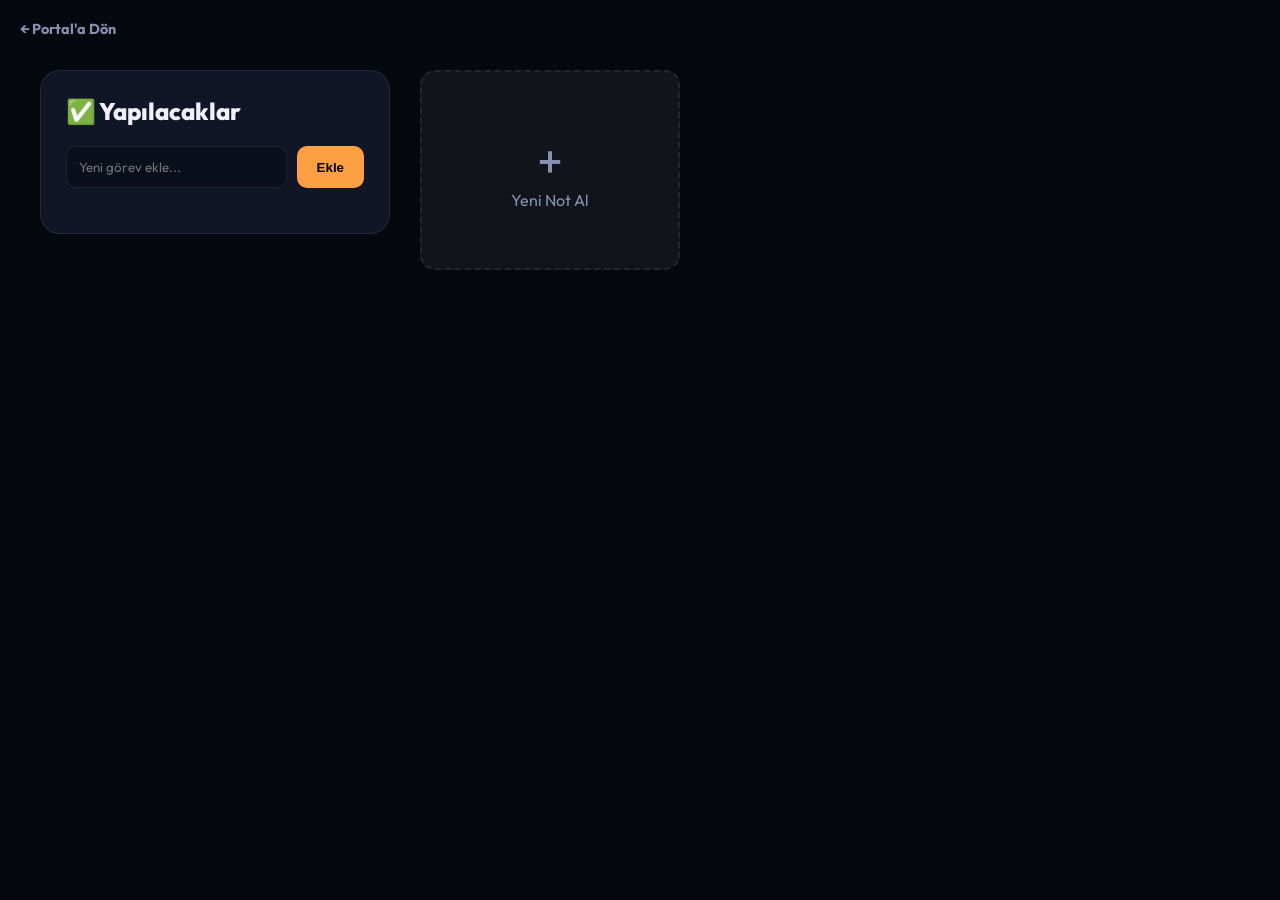
<file: notlar.html>
<!DOCTYPE html>
<html lang="tr">
<head>
    <meta charset="UTF-8">
    <meta name="viewport" content="width=device-width, initial-scale=1.0">
    <title>Notlar & Ajanda - ByNoKTa</title>
    <link href="https://fonts.googleapis.com/css2?family=Outfit:wght@400;500;700;900&family=JetBrains+Mono:wght@500;800&family=Kalam:wght@400;700&display=swap" rel="stylesheet">
    <style>
        :root {
            --bg: #06080f;
            --card: #111627;
            --text: #f0f0f8;
            --text-dim: #8892b0;
            --accent: #ff9f43; /* Turuncu Tema */
            --border: rgba(255, 255, 255, 0.08);
            --note-yellow: #feca57;
            --note-blue: #48dbfb;
            --note-red: #ff6b6b;
            --note-green: #1dd1a1;
            --note-purple: #a29bfe;
        }

        * { margin: 0; padding: 0; box-sizing: border-box; }

        body {
            font-family: 'Outfit', sans-serif;
            background: var(--bg);
            color: var(--text);
            min-height: 100vh;
            padding: 20px;
            overflow-x: hidden;
        }

        /* Geri Dön Linki */
        .back-link {
            position: absolute;
            top: 20px;
            left: 20px;
            color: var(--text-dim);
            text-decoration: none;
            font-weight: bold;
            font-size: 0.9rem;
            display: flex;
            align-items: center;
            gap: 8px;
            transition: color 0.3s;
            z-index: 100;
        }
        .back-link:hover { color: var(--accent); }

        .container {
            max-width: 1200px;
            margin: 50px auto 0;
            display: grid;
            grid-template-columns: 350px 1fr;
            gap: 30px;
        }

        @media (max-width: 900px) {
            .container { grid-template-columns: 1fr; }
        }

        /* Sol Panel: Yapılacaklar (Todo) */
        .todo-panel {
            background: var(--card);
            border: 1px solid var(--border);
            border-radius: 20px;
            padding: 25px;
            height: fit-content;
            max-height: 85vh;
            overflow-y: auto;
            position: sticky;
            top: 20px;
        }

        .section-title {
            font-size: 1.5rem;
            font-weight: 800;
            margin-bottom: 20px;
            display: flex;
            align-items: center;
            gap: 10px;
            color: var(--text);
        }

        .input-group {
            display: flex;
            gap: 10px;
            margin-bottom: 20px;
        }

        input[type="text"] {
            flex: 1;
            background: rgba(0,0,0,0.3);
            border: 1px solid var(--border);
            border-radius: 10px;
            padding: 12px;
            color: var(--text);
            font-family: 'Outfit', sans-serif;
            outline: none;
        }
        input[type="text"]:focus { border-color: var(--accent); }

        button {
            background: var(--accent);
            color: #000;
            border: none;
            border-radius: 10px;
            padding: 0 20px;
            font-weight: 700;
            cursor: pointer;
            transition: transform 0.2s;
        }
        button:hover { transform: translateY(-2px); }

        .todo-list { list-style: none; }
        
        .todo-item {
            background: rgba(255,255,255,0.03);
            padding: 12px 15px;
            border-radius: 10px;
            margin-bottom: 8px;
            display: flex;
            align-items: center;
            justify-content: space-between;
            transition: all 0.2s;
            border-left: 3px solid var(--accent);
        }
        .todo-item:hover { background: rgba(255,255,255,0.05); }
        
        .todo-item.completed {
            opacity: 0.5;
            text-decoration: line-through;
            border-color: #555;
        }

        .todo-text { flex: 1; cursor: pointer; }

        .btn-del {
            background: transparent;
            color: var(--text-dim);
            padding: 5px;
            font-size: 1.1rem;
        }
        .btn-del:hover { color: #ff6b6b; transform: none; }

        /* Sağ Panel: Notlar (Grid) */
        .notes-grid {
            display: grid;
            grid-template-columns: repeat(auto-fill, minmax(250px, 1fr));
            gap: 20px;
            align-content: start;
        }

        .new-note-card {
            background: rgba(255,255,255,0.05);
            border: 2px dashed var(--border);
            border-radius: 15px;
            display: flex;
            flex-direction: column;
            align-items: center;
            justify-content: center;
            min-height: 200px;
            cursor: pointer;
            transition: all 0.3s;
            color: var(--text-dim);
        }
        .new-note-card:hover {
            border-color: var(--accent);
            color: var(--accent);
            background: rgba(255, 159, 67, 0.05);
        }

        .note-card {
            background: var(--note-yellow);
            color: #2d3436;
            padding: 20px;
            border-radius: 2px 2px 15px 2px; /* Post-it şekli */
            min-height: 200px;
            position: relative;
            box-shadow: 5px 5px 15px rgba(0,0,0,0.2);
            transition: transform 0.3s;
            font-family: 'Kalam', cursive; /* El yazısı fontu */
            font-size: 1.1rem;
            display: flex;
            flex-direction: column;
            animation: popIn 0.3s ease;
        }
        .note-card::before {
            content: '';
            position: absolute;
            bottom: 0; right: 0;
            border-width: 0 0 20px 20px;
            border-style: solid;
            border-color: rgba(0,0,0,0.1) #fff; /* Kıvrık köşe efekti */
            display: block;
            width: 0;
        }

        @keyframes popIn { from { transform: scale(0.8); opacity: 0; } to { transform: scale(1); opacity: 1; } }

        .note-card:hover { transform: translateY(-5px) rotate(1deg); z-index: 10; }

        .note-date { font-size: 0.7rem; opacity: 0.6; margin-bottom: 10px; font-family: sans-serif; text-align: right; }
        .note-content { flex: 1; outline: none; white-space: pre-wrap; }
        
        .note-actions {
            display: flex;
            justify-content: space-between;
            margin-top: 15px;
            opacity: 0;
            transition: opacity 0.2s;
        }
        .note-card:hover .note-actions { opacity: 1; }

        .color-dots { display: flex; gap: 5px; }
        .dot { width: 15px; height: 15px; border-radius: 50%; cursor: pointer; border: 1px solid rgba(0,0,0,0.1); }

        /* Modal */
        .modal-overlay {
            position: fixed;
            top: 0; left: 0; width: 100%; height: 100%;
            background: rgba(0,0,0,0.8);
            display: none;
            justify-content: center;
            align-items: center;
            z-index: 1000;
        }
        .modal {
            background: var(--card);
            padding: 30px;
            border-radius: 20px;
            width: 90%;
            max-width: 500px;
            border: 1px solid var(--border);
        }
        textarea {
            width: 100%;
            height: 150px;
            background: rgba(0,0,0,0.3);
            border: 1px solid var(--border);
            border-radius: 10px;
            padding: 15px;
            color: var(--text);
            margin: 15px 0;
            resize: none;
            outline: none;
            font-family: 'Kalam', cursive;
            font-size: 1.2rem;
        }
        .color-picker { display: flex; gap: 10px; margin-bottom: 20px; justify-content: center; }
        .pick-dot { width: 30px; height: 30px; border-radius: 50%; cursor: pointer; transition: transform 0.2s; }
        .pick-dot:hover, .pick-dot.active { transform: scale(1.2); border: 2px solid #fff; }

    </style>
</head>
<body>

    <a href="index.html" class="back-link">← Portal'a Dön</a>

    <div class="container">
        
        <div class="todo-panel">
            <div class="section-title">✅ Yapılacaklar</div>
            
            <div class="input-group">
                <input type="text" id="todoInput" placeholder="Yeni görev ekle...">
                <button onclick="addTodo()">Ekle</button>
            </div>

            <ul class="todo-list" id="todoList">
                </ul>
        </div>

        <div class="notes-grid" id="notesGrid">
            <div class="new-note-card" onclick="openModal()">
                <div style="font-size: 3rem;">+</div>
                <div>Yeni Not Al</div>
            </div>
            </div>

    </div>

    <div class="modal-overlay" id="noteModal">
        <div class="modal">
            <h3 style="color: var(--text); margin-bottom: 10px;">📝 Yeni Not Oluştur</h3>
            
            <div class="color-picker">
                <div class="pick-dot active" style="background: var(--note-yellow);" onclick="selectColor(this, 'var(--note-yellow)')"></div>
                <div class="pick-dot" style="background: var(--note-blue);" onclick="selectColor(this, 'var(--note-blue)')"></div>
                <div class="pick-dot" style="background: var(--note-red);" onclick="selectColor(this, 'var(--note-red)')"></div>
                <div class="pick-dot" style="background: var(--note-green);" onclick="selectColor(this, 'var(--note-green)')"></div>
                <div class="pick-dot" style="background: var(--note-purple);" onclick="selectColor(this, 'var(--note-purple)')"></div>
            </div>

            <textarea id="noteText" placeholder="Buraya yaz..."></textarea>
            
            <div style="display: flex; gap: 10px;">
                <button onclick="saveNote()" style="flex: 1;">Kaydet</button>
                <button onclick="closeModal()" style="flex: 1; background: #555; color: #fff;">İptal</button>
            </div>
        </div>
    </div>

    <script>
        // Veri Yönetimi
        let todos = JSON.parse(localStorage.getItem('byn_todos')) || [];
        let notes = JSON.parse(localStorage.getItem('byn_notes')) || [];
        let selectedColor = 'var(--note-yellow)';

        // Başlangıç
        renderTodos();
        renderNotes();

        // --- TODO FONKSİYONLARI ---
        function addTodo() {
            const input = document.getElementById('todoInput');
            const text = input.value.trim();
            if (!text) return;

            todos.push({ id: Date.now(), text: text, done: false });
            input.value = '';
            saveTodos();
            renderTodos();
        }

        function toggleTodo(id) {
            todos = todos.map(t => t.id === id ? { ...t, done: !t.done } : t);
            saveTodos();
            renderTodos();
        }

        function deleteTodo(id) {
            if(confirm('Görevi silmek istiyor musun?')) {
                todos = todos.filter(t => t.id !== id);
                saveTodos();
                renderTodos();
            }
        }

        function saveTodos() { localStorage.setItem('byn_todos', JSON.stringify(todos)); }

        function renderTodos() {
            const list = document.getElementById('todoList');
            list.innerHTML = '';
            
            // Tamamlanmayanlar üstte görünsün
            todos.sort((a,b) => a.done - b.done);

            todos.forEach(t => {
                const li = document.createElement('li');
                li.className = `todo-item ${t.done ? 'completed' : ''}`;
                li.innerHTML = `
                    <div class="todo-text" onclick="toggleTodo(${t.id})">${t.text}</div>
                    <button class="btn-del" onclick="deleteTodo(${t.id})">🗑️</button>
                `;
                list.appendChild(li);
            });
        }

        // --- NOT FONKSİYONLARI ---
        function openModal() {
            document.getElementById('noteModal').style.display = 'flex';
            document.getElementById('noteText').focus();
        }

        function closeModal() {
            document.getElementById('noteModal').style.display = 'none';
            document.getElementById('noteText').value = '';
        }

        function selectColor(el, color) {
            document.querySelectorAll('.pick-dot').forEach(d => d.classList.remove('active'));
            el.classList.add('active');
            selectedColor = color;
        }

        function saveNote() {
            const text = document.getElementById('noteText').value.trim();
            if (!text) return;

            notes.push({
                id: Date.now(),
                text: text,
                color: selectedColor,
                date: new Date().toLocaleDateString('tr-TR')
            });

            closeModal();
            saveNotes();
            renderNotes();
        }

        function deleteNote(id) {
            if(confirm('Bu notu silmek istiyor musun?')) {
                notes = notes.filter(n => n.id !== id);
                saveNotes();
                renderNotes();
            }
        }

        function saveNotes() { localStorage.setItem('byn_notes', JSON.stringify(notes)); }

        function renderNotes() {
            const grid = document.getElementById('notesGrid');
            // Yeni not kartını koru, diğerlerini temizle
            const addCard = grid.firstElementChild;
            grid.innerHTML = '';
            grid.appendChild(addCard);

            // Yeni notlar en başta
            [...notes].reverse().forEach(n => {
                const div = document.createElement('div');
                div.className = 'note-card';
                div.style.background = n.color;
                div.innerHTML = `
                    <div class="note-date">${n.date}</div>
                    <div class="note-content">${n.text}</div>
                    <div class="note-actions">
                        <div class="color-dots">
                            </div>
                        <button class="btn-del" style="color:#000; opacity:0.6" onclick="deleteNote(${n.id})">🗑️</button>
                    </div>
                `;
                grid.appendChild(div);
            });
        }

        // Enter ile todo ekleme
        document.getElementById('todoInput').addEventListener('keypress', function (e) {
            if (e.key === 'Enter') addTodo();
        });

        // Modal dışına tıklayınca kapatma
        document.getElementById('noteModal').addEventListener('click', function(e) {
            if (e.target === this) closeModal();
        });

    </script>
</body>
</html>
</file>
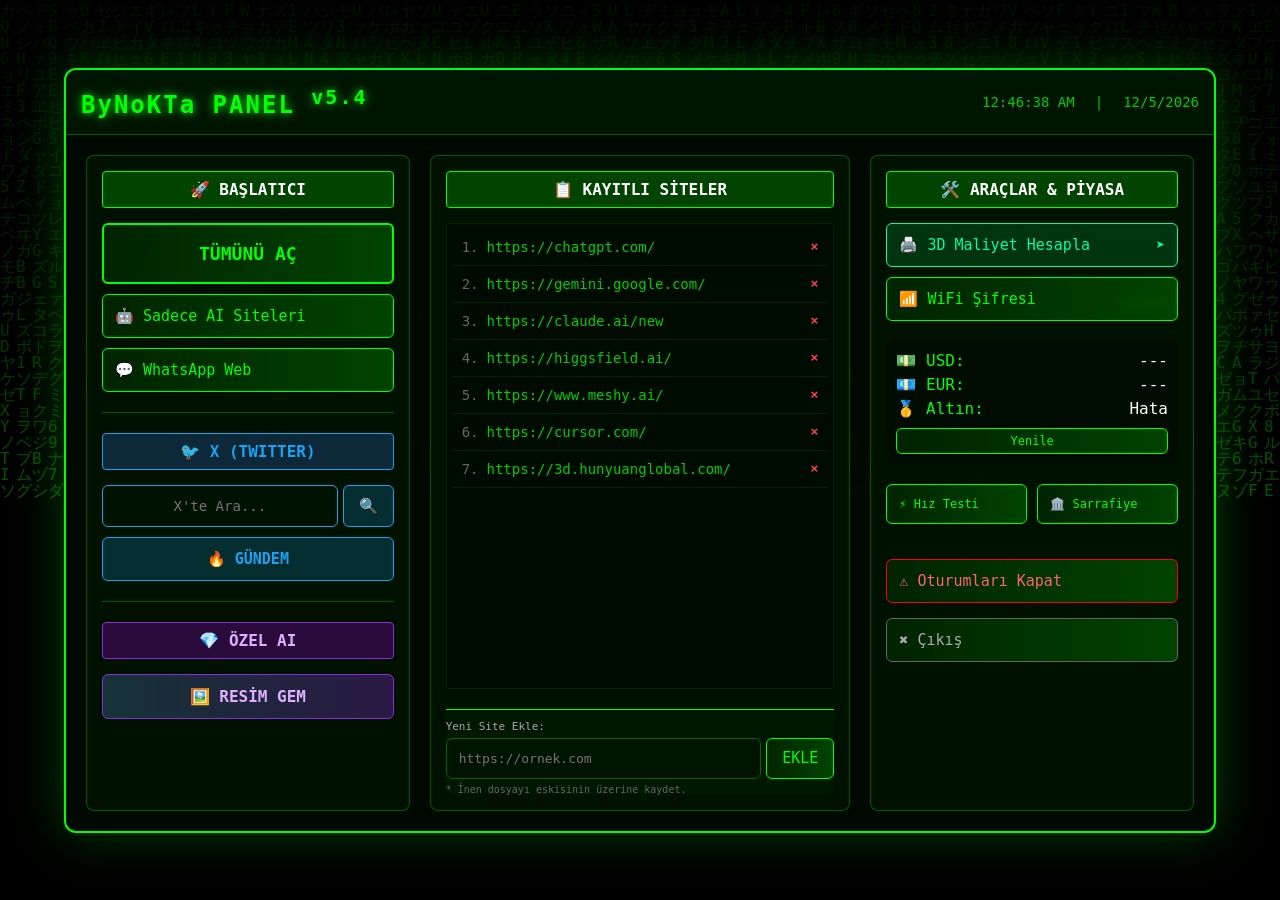
<file: panel.html>
<!DOCTYPE html>
<html lang="tr">
<head>
    <meta charset="UTF-8">
    <meta name="viewport" content="width=device-width, initial-scale=1.0, maximum-scale=1.0, user-scalable=no">
    <title>ByNoKTa - Geniş Panel v5.4</title>
    <style>
        /* --- TEMEL AYARLAR --- */
        * { margin: 0; padding: 0; box-sizing: border-box; }
        
        body {
            font-family: 'Segoe UI', 'Consolas', monospace;
            background-color: #000;
            color: #00ff00;
            height: 100vh;
            display: flex;
            justify-content: center;
            align-items: center;
            overflow: hidden;
        }

        /* MATRIX CANVAS */
        #matrixCanvas {
            position: fixed;
            top: 0; left: 0; width: 100%; height: 100%;
            z-index: -1; opacity: 0.35;
        }

        /* 16:9 GENİŞ PANEL (PC İÇİN) */
        .container {
            background: rgba(0, 10, 0, 0.92);
            border: 2px solid #00ff00;
            border-radius: 12px;
            width: 90vw;
            max-width: 1400px;
            height: 85vh;
            max-height: 850px;
            box-shadow: 0 0 50px rgba(0, 255, 0, 0.25);
            display: flex;
            flex-direction: column;
            position: relative;
            backdrop-filter: blur(5px);
            transition: all 0.3s;
        }

        /* Başlık */
        .header {
            padding: 15px;
            border-bottom: 1px solid rgba(0, 255, 0, 0.3);
            display: flex;
            justify-content: space-between;
            align-items: center;
            background: rgba(0, 50, 0, 0.3);
            border-radius: 10px 10px 0 0;
            flex-shrink: 0;
        }
        .header h1 { font-size: 24px; text-shadow: 0 0 10px #00ff00; letter-spacing: 2px; }
        .status-bar { font-size: 14px; color: #00cc00; display: flex; gap: 20px; }

        .content {
            flex: 1; padding: 20px; overflow-y: auto;
            display: flex; flex-direction: column;
        }

        /* Menü Grid (PC: 3 Sütun) */
        .menu-screen { 
            display: grid;
            grid-template-columns: 1fr 1.3fr 1fr; 
            gap: 20px; 
            height: 100%;
        }

        .panel-box {
            border: 1px solid rgba(0, 255, 0, 0.3);
            background: rgba(0, 30, 0, 0.4);
            border-radius: 8px; padding: 15px;
            display: flex; flex-direction: column; gap: 10px; position: relative;
        }
        .panel-title {
            color: #fff; background: #004400; padding: 8px; border-radius: 4px;
            text-align: center; font-weight: bold; margin-bottom: 5px; border: 1px solid #00ff00;
        }

        /* Ortak Inputlar */
        input {
            width: 100%; padding: 12px; background: rgba(0, 20, 0, 0.8);
            border: 1px solid #006600; color: #00ff00;
            font-family: inherit; font-size: 16px; text-align: center; border-radius: 6px;
        }
        input:focus { outline: none; border-color: #00ff88; box-shadow: 0 0 15px rgba(0, 255, 136, 0.4); }

        /* Butonlar */
        .btn {
            padding: 12px; background: linear-gradient(90deg, rgba(0,40,0,0.8) 0%, rgba(0,80,0,0.8) 100%);
            border: 1px solid #00ff00; color: #00ff00;
            font-family: inherit; font-size: 15px; cursor: pointer; border-radius: 6px;
            text-align: left; display: flex; align-items: center; justify-content: space-between;
            transition: 0.2s;
        }
        .btn:hover { background: #00ff00; color: #000; box-shadow: 0 0 15px #00ff00; font-weight: bold; }
        
        .btn-large { text-align: center; justify-content: center; font-size: 18px; padding: 18px; font-weight: bold; border-width: 2px; }
        .btn-x { background: rgba(29, 161, 242, 0.2); border-color: #1da1f2; color: #1da1f2; }
        .btn-x:hover { background: #1da1f2; color: #fff; box-shadow: 0 0 15px #1da1f2; }
        .btn-gem { background: linear-gradient(90deg, rgba(70, 130, 180, 0.3) 0%, rgba(138, 43, 226, 0.3) 100%); border-color: #8a2be2; color: #e0b0ff; }
        .btn-gem:hover { background: linear-gradient(90deg, #4682b4 0%, #8a2be2 100%); color: #fff; box-shadow: 0 0 15px #8a2be2; }

        /* Site Listesi */
        .site-list {
            flex: 1; overflow-y: auto; background: rgba(0,0,0,0.3);
            border: 1px solid rgba(0,255,0,0.1); border-radius: 4px; padding: 5px; margin-bottom: 10px;
            min-height: 150px;
        }
        .site-item {
            padding: 10px; border-bottom: 1px solid rgba(0,255,0,0.1);
            font-size: 14px; color: #aaa; display: flex; justify-content: space-between; align-items: center;
        }
        .site-item a { color: #00cc00; text-decoration: none; word-break: break-all; margin-right: 10px; }
        .site-item a:hover { color: #fff; text-decoration: underline; }

        .add-site-area {
            border-top: 1px solid #00ff00; padding-top: 10px;
            background: rgba(0, 50, 0, 0.2); border-radius: 0 0 8px 8px;
        }
        .add-group { display: flex; gap: 5px; }
        .add-group input { margin: 0; text-align: left; font-size: 13px; }
        .add-group .btn { width: auto; padding: 0 15px; justify-content: center; }

        /* Modallar */
        .modal {
            display: none; position: fixed; top: 0; left: 0; width: 100%; height: 100%;
            background: rgba(0,0,0,0.95); z-index: 100; justify-content: center; align-items: center;
        }
        .modal.active { display: flex; }
        .modal-box { 
            background: #111; border: 2px solid #00ff00; padding: 30px; border-radius: 10px; 
            width: 500px; max-width: 90%; text-align: center; box-shadow: 0 0 30px rgba(0,255,0,0.3);
            max-height: 90vh; overflow-y: auto;
        }

        /* 3D Hesaplama */
        .calc-row { display: flex; gap: 10px; margin-bottom: 10px; }
        .calc-col { flex: 1; }
        .calc-col label { display: block; font-size: 12px; color: #aaa; margin-bottom: 5px; text-align: left; }
        .calc-result { margin-top: 20px; padding: 15px; background: rgba(0,255,0,0.1); border: 1px solid #00ff00; border-radius: 8px; display: none; text-align: left; }
        .calc-line { display: flex; justify-content: space-between; font-size: 14px; margin-bottom: 5px; color: #ccc; }
        .calc-final { font-size: 24px; color: #00ff00; font-weight: bold; text-align: center; margin-top: 10px; display: block; }

        /* MOBİL UYUMLULUK */
        @media (max-width: 768px) {
            body { 
                overflow-y: auto; height: auto; min-height: 100vh;
                align-items: flex-start; padding: 10px;
            }
            .container { width: 100%; height: auto; max-height: none; margin-bottom: 20px; }
            .header h1 { font-size: 18px; }
            .status-bar { font-size: 11px; gap: 10px; }
            .menu-screen { display: flex; flex-direction: column; gap: 15px; }
            .site-list { max-height: 300px; }
            .btn { padding: 15px; font-size: 16px; }
            .panel-title { font-size: 18px; padding: 10px; }
        }

        ::-webkit-scrollbar { width: 6px; }
        ::-webkit-scrollbar-thumb { background: #004400; border-radius: 4px; }
        ::-webkit-scrollbar-thumb:hover { background: #00ff00; }
    </style>
</head>
<body>
    <canvas id="matrixCanvas"></canvas>

    <div class="container">
        <div class="header">
            <h1>ByNoKTa PANEL <sup>v5.4</sup></h1>
            <div class="status-bar">
                <span id="clock">00:00:00</span>
                <span>|</span>
                <span id="date">...</span>
            </div>
        </div>

        <div class="content">
            <div id="menuScreen" class="menu-screen">
                
                <div class="panel-box">
                    <div class="panel-title">🚀 BAŞLATICI</div>
                    <button class="btn btn-large" onclick="openAll()">TÜMÜNÜ AÇ</button>
                    <button class="btn" onclick="openAI()">🤖 Sadece AI Siteleri</button>
                    <button class="btn" onclick="openWhatsapp()">💬 WhatsApp Web</button>
                    
                    <div style="border-top: 1px solid #00ff00; margin: 10px 0; opacity: 0.3;"></div>
                    
                    <div class="panel-title" style="background: #0d2838; border-color: #1da1f2; color: #1da1f2;">🐦 X (TWITTER)</div>
                    <div style="display: flex; gap: 5px;">
                        <input type="text" id="xSearchInput" placeholder="X'te Ara..." style="font-size: 14px; border-color: #1da1f2; color: #1da1f2;">
                        <button class="btn btn-x" onclick="searchX()" style="width: auto; padding: 0 15px;">🔍</button>
                    </div>
                    <button class="btn btn-x" onclick="openXTrends()" style="justify-content: center; font-weight: bold;">🔥 GÜNDEM</button>

                    <div style="border-top: 1px solid #00ff00; margin: 10px 0; opacity: 0.3;"></div>
                    <div class="panel-title" style="background: #2a0a3b; border-color: #8a2be2; color: #e0b0ff;">💎 ÖZEL AI</div>
                    <button class="btn btn-gem" onclick="window.open('https://gemini.google.com/gem/893b96918fb3', '_blank')" style="justify-content: center; font-weight: bold; font-size: 16px;">
                        🖼️ RESİM GEM
                    </button>
                </div>

                <div class="panel-box">
                    <div class="panel-title">📋 KAYITLI SİTELER</div>
                    <div class="site-list" id="siteListDisplay"></div>
                    <div class="add-site-area">
                        <div style="font-size: 11px; color: #aaa; margin-bottom: 5px;">Yeni Site Ekle:</div>
                        <div class="add-group">
                            <input type="text" id="newSiteUrlInput" placeholder="https://ornek.com">
                            <button class="btn" onclick="addNewSitePersistent()">EKLE</button>
                        </div>
                        <div style="font-size: 10px; color: #666; margin-top: 5px;">* İnen dosyayı eskisinin üzerine kaydet.</div>
                    </div>
                </div>

                <div class="panel-box">
                    <div class="panel-title">🛠️ ARAÇLAR & PİYASA</div>
                    
                    <button class="btn" onclick="open3DCalc()" style="background: rgba(0,255,100,0.15); border-color: #00ffaa; color: #00ffaa;">
                        <span>🖨️ 3D Maliyet Hesapla</span>
                        <span>➤</span>
                    </button>

                    <button class="btn" onclick="toggleWifi()">
                        <span>📶 WiFi Şifresi</span>
                        <span id="wifiText" style="filter: blur(5px);">.....</span>
                    </button>

                    <div style="background: rgba(0,0,0,0.3); padding: 10px; border-radius: 5px; margin: 10px 0;">
                        <div style="display: flex; justify-content: space-between; margin-bottom: 5px;">
                            <span>💵 USD:</span> <span id="rateUsd" style="color:#fff">...</span>
                        </div>
                        <div style="display: flex; justify-content: space-between; margin-bottom: 5px;">
                            <span>💶 EUR:</span> <span id="rateEur" style="color:#fff">...</span>
                        </div>
                        <div style="display: flex; justify-content: space-between;">
                            <span>🥇 Altın:</span> <span id="rateGold" style="color:#fff">...</span>
                        </div>
                        <button class="btn" style="margin-top: 10px; padding: 5px; font-size: 12px; text-align: center; display: block; width: 100%;" onclick="fetchRates()">Yenile</button>
                    </div>
                    
                    <div style="display: flex; gap: 10px;">
                        <button class="btn" onclick="openSpeedTest()" style="flex:1; font-size:12px;">⚡ Hız Testi</button>
                        <button class="btn" onclick="window.open('https://erzurum.sarrafiye.net/', '_blank')" style="flex:1; font-size:12px;">🏛️ Sarrafiye</button>
                    </div>

                    <div style="margin-top: 15px;"></div>
                    <button class="btn" style="border-color: red; color: #ff6666;" onclick="closeAllConfirm()">⚠️ Oturumları Kapat</button>
                    <button class="btn" onclick="window.close()" style="margin-top: 5px; border-color: #666; color: #aaa;">✖ Çıkış</button>
                </div>

            </div>
        </div>
    </div>

    <div class="modal" id="calcModal">
        <div class="modal-box">
            <h2 style="color: #00ff88; margin-bottom: 20px; border-bottom: 1px solid #333; padding-bottom: 10px;">ByNoKTa 3D PRO</h2>
            <div class="calc-col"><label>Filament Fiyatı (1 KG - TL):</label><input type="number" id="fiyat" value="1000"></div>
            <div class="calc-row" style="margin-top: 10px;">
                <div class="calc-col"><label>Model (Gram):</label><input type="number" id="gram" placeholder="Gram"></div>
                <div class="calc-col"><label>Süre (Saat):</label><input type="number" id="sureSaat" placeholder="Saat"></div>
            </div>
            <div class="calc-row">
                <div class="calc-col"><label>Elektrik kW (TL):</label><input type="number" id="elekFiyat" value="5.50" step="0.1"></div>
                <div class="calc-col"><label>Kâr Oranı (%):</label><input type="number" id="karOrani" value="150"></div>
            </div>
            <button class="btn" onclick="hesapla3D()" style="justify-content: center; font-weight: bold; background: #00ff88; color: #000; margin-top: 15px;">HESAPLA</button>
            <div id="calcSonuc" class="calc-result"></div>
            <button class="btn" onclick="document.getElementById('calcModal').classList.remove('active')" style="margin-top: 15px; justify-content: center; border-color: #666; color: #aaa;">KAPAT</button>
        </div>
    </div>

    <div class="modal" id="closeModal">
        <div class="modal-box">
            <h2 style="color: red; margin-bottom: 15px;">⚠️ DİKKAT</h2>
            <p>Açık olan tüm sekmeler kapatılacak.</p>
            <div style="margin-top: 20px; display: flex; gap: 10px;">
                <button class="btn" onclick="doCloseAll()">EVET, KAPAT</button>
                <button class="btn" onclick="document.getElementById('closeModal').classList.remove('active')" style="border-color: #666; color: #aaa;">İPTAL</button>
            </div>
        </div>
    </div>

    <script>
        const WIFI_SIFRE = "-B?u7Qd-NK$+M:6-";

        var SITELERIM = [
            "https://chatgpt.com/",
            "https://gemini.google.com/",
            "https://claude.ai/new",
            "https://higgsfield.ai/",
            "https://www.meshy.ai/",
            "https://cursor.com/",
            "https://3d.hunyuanglobal.com/"
        ];

        function addNewSitePersistent() {
            const input = document.getElementById('newSiteUrlInput');
            let url = input.value.trim();
            if (!url) { alert("Lütfen bir URL girin!"); return; }
            if (!url.startsWith("http")) { url = "https://" + url; }
            SITELERIM.push(url);
            let htmlContent = document.documentElement.outerHTML;
            let yeniListeMetni = 'var SITELERIM = ' + JSON.stringify(SITELERIM, null, 4) + ';';
            const regex = /var SITELERIM\s*=\s*\[[\s\S]*?\];/;
            if (regex.test(htmlContent)) {
                let yeniHtml = htmlContent.replace(regex, yeniListeMetni);
                downloadFile("ByNoKTa_Panel.html", yeniHtml);
                alert("✅ EKLENDİ! İnen dosyayı eskisinin üzerine kaydet.");
                loadSites();
                input.value = "";
            } else { alert("Hata: Kayıt listesi bulunamadı."); }
        }

        function downloadFile(filename, content) {
            const element = document.createElement('a');
            element.setAttribute('href', 'data:text/html;charset=utf-8,' + encodeURIComponent("<!DOCTYPE html>\n" + content));
            element.setAttribute('download', filename);
            element.style.display = 'none';
            document.body.appendChild(element);
            element.click();
            document.body.removeChild(element);
        }

        function searchX() {
            const query = document.getElementById('xSearchInput').value;
            if(query) window.open('https://twitter.com/search?q=' + encodeURIComponent(query) + '&src=typed_query', '_blank');
            else alert("Lütfen aranacak bir şey yazın!");
        }
        document.getElementById('xSearchInput').addEventListener('keypress', function (e) { if (e.key === 'Enter') searchX(); });
        function openXTrends() { window.open('https://twitter.com/explore/tabs/trending', '_blank'); }

        function open3DCalc() { document.getElementById('calcModal').classList.add('active'); }
        function hesapla3D() {
            let filFiyat = parseFloat(document.getElementById('fiyat').value), gram = parseFloat(document.getElementById('gram').value);
            let sure = parseFloat(document.getElementById('sureSaat').value), elekKw = parseFloat(document.getElementById('elekFiyat').value);
            let kar = parseFloat(document.getElementById('karOrani').value);
            if(filFiyat && gram && sure) {
                let mal = (filFiyat/1000)*gram, elek = sure*0.2*elekKw, yip = sure*6;
                let net = mal+elek+yip, satis = net*(1+kar/100);
                let d = document.getElementById('calcSonuc'); d.style.display='block';
                d.innerHTML = `<div class="calc-line"><span>Malzeme:</span><span>${mal.toFixed(2)} TL</span></div><div class="calc-line"><span>Elektrik:</span><span>${elek.toFixed(2)} TL</span></div><div class="calc-line"><span>Yıpranma:</span><span>${yip.toFixed(2)} TL</span></div><hr style="border-color:#333;margin:10px 0;"><div class="calc-line" style="color:#aaa"><span>Net:</span><span>${net.toFixed(2)} TL</span></div><span class="calc-final">${satis.toFixed(2)} TL</span>`;
            } else alert("Bilgileri giriniz!");
        }

        const canvas = document.getElementById('matrixCanvas'); const ctx = canvas.getContext('2d');
        canvas.width = window.innerWidth; canvas.height = window.innerHeight;
        const katakana = 'アァカサタナハマヤャラワガザダバパイィキシチニヒミリヰギジヂビピウゥクスツヌフムユュルグズブヅプエェケセテネヘメレヱゲゼデベペオォコソトノホモヨョロヲゴゾドボポ';
        const alphabet = katakana + 'ABCDEFGHIJKLMNOPQRSTUVWXYZ0123456789';
        const fontSize = 16; const columns = canvas.width/fontSize; const drops = Array(Math.floor(columns)).fill(1);
        function drawMatrix() {
            ctx.fillStyle = 'rgba(0, 0, 0, 0.05)'; ctx.fillRect(0, 0, canvas.width, canvas.height);
            ctx.fillStyle = '#0F0'; ctx.font = fontSize + 'px monospace';
            for(let i=0; i<drops.length; i++) {
                ctx.fillText(alphabet.charAt(Math.floor(Math.random()*alphabet.length)), i*fontSize, drops[i]*fontSize);
                if(drops[i]*fontSize > canvas.height && Math.random() > 0.975) drops[i] = 0;
                drops[i]++;
            }
        }
        setInterval(drawMatrix, 60); window.onresize = () => { canvas.width=window.innerWidth; canvas.height=window.innerHeight; };

        setInterval(() => { const now = new Date(); document.getElementById('clock').innerText = now.toLocaleTimeString(); document.getElementById('date').innerText = now.toLocaleDateString(); }, 1000);

        function loadSites() {
            const list = document.getElementById('siteListDisplay'); list.innerHTML = '';
            SITELERIM.forEach((site, i) => {
                list.innerHTML += `<div class="site-item"><span style="display:flex;align-items:center;overflow:hidden;"><span style="color:#666;margin-right:8px;">${i+1}.</span><a href="${site}" target="_blank">${site}</a></span><button onclick="deleteSite(${i})" style="background:none;border:none;color:#ff4444;font-weight:bold;">×</button></div>`;
            });
        }
        function deleteSite(i) {
            if(confirm("Silinsin mi?")) {
                SITELERIM.splice(i, 1);
                let html = document.documentElement.outerHTML;
                let newList = 'var SITELERIM = ' + JSON.stringify(SITELERIM, null, 4) + ';';
                let newHtml = html.replace(/var SITELERIM\s*=\s*\[[\s\S]*?\];/, newList);
                downloadFile("ByNoKTa_Panel.html", newHtml); loadSites();
            }
        }
        window.onload = function() { loadSites(); fetchRates(); };

        let openedWins = [];
        function openAll() { [...SITELERIM, "https://web.whatsapp.com/"].forEach((s,i)=>setTimeout(()=>{let w=window.open(s,'_blank');if(w)openedWins.push(w)},i*200)); }
        function openAI() { SITELERIM.filter(s=>s.includes('ai')||s.includes('gpt')||s.includes('gemini')||s.includes('chat')||s.includes('hunyuan')).forEach((s,i)=>setTimeout(()=>{let w=window.open(s,'_blank');if(w)openedWins.push(w)},i*200)); }
        function openWhatsapp() { openedWins.push(window.open('https://web.whatsapp.com/', '_blank')); }
        function openSpeedTest() { window.open('https://www.speedtest.net/', '_blank'); }
        function closeAllConfirm() { document.getElementById('closeModal').classList.add('active'); }
        function doCloseAll() { openedWins.forEach(w => w.close()); window.open('https://www.youtube.com/', '_blank'); window.close(); }

        let wifiVisible = false;
        function toggleWifi() {
            const el = document.getElementById('wifiText');
            if(!wifiVisible) {
                el.style.filter = 'none'; el.innerText = WIFI_SIFRE;
                const t = document.createElement("input"); t.value = WIFI_SIFRE; document.body.appendChild(t); t.select();
                try { document.execCommand("copy"); alert("✅ Kopyalandı: " + WIFI_SIFRE); } catch(e) { prompt("Kopyala:", WIFI_SIFRE); }
                document.body.removeChild(t);
            } else { el.style.filter = 'blur(5px)'; el.innerText = "....."; }
            wifiVisible = !wifiVisible;
        }

        async function fetchRates() {
            // USD
            try {
                const r1 = await fetch('https://api.frankfurter.app/latest?from=USD&to=TRY');
                const d1 = await r1.json();
                window.dollarRate = d1.rates.TRY; 
                document.getElementById('rateUsd').innerText = window.dollarRate.toFixed(2) + " ₺";
            } catch(e) { document.getElementById('rateUsd').innerText = "---"; }

            // EUR
            try {
                const r2 = await fetch('https://api.frankfurter.app/latest?from=EUR&to=TRY');
                const d2 = await r2.json();
                document.getElementById('rateEur').innerText = d2.rates.TRY.toFixed(2) + " ₺";
            } catch(e) { document.getElementById('rateEur').innerText = "---"; }

            // ALTIN (Gram) - Yedekli Sistem (Binance -> Coingecko)
            try {
                // 1. Deneme: Binance
                const r3 = await fetch('https://api.binance.com/api/v3/ticker/price?symbol=PAXGUSDT');
                const d3 = await r3.json();
                if(window.dollarRate) {
                    const gram = (parseFloat(d3.price) * window.dollarRate) / 31.1035;
                    document.getElementById('rateGold').innerText = gram.toFixed(0) + " ₺";
                } else { throw new Error("Dolar yok"); }
            } catch(e) {
                // 2. Deneme: CoinGecko (Yedek)
                try {
                    const r4 = await fetch('https://api.coingecko.com/api/v3/simple/price?ids=pax-gold&vs_currencies=try');
                    const d4 = await r4.json();
                    const gram = d4['pax-gold']['try'] / 31.1035;
                    document.getElementById('rateGold').innerText = gram.toFixed(0) + " ₺";
                } catch(e2) {
                    document.getElementById('rateGold').innerText = "Hata";
                }
            }
        }
    </script>
</body>
</html>
</file>
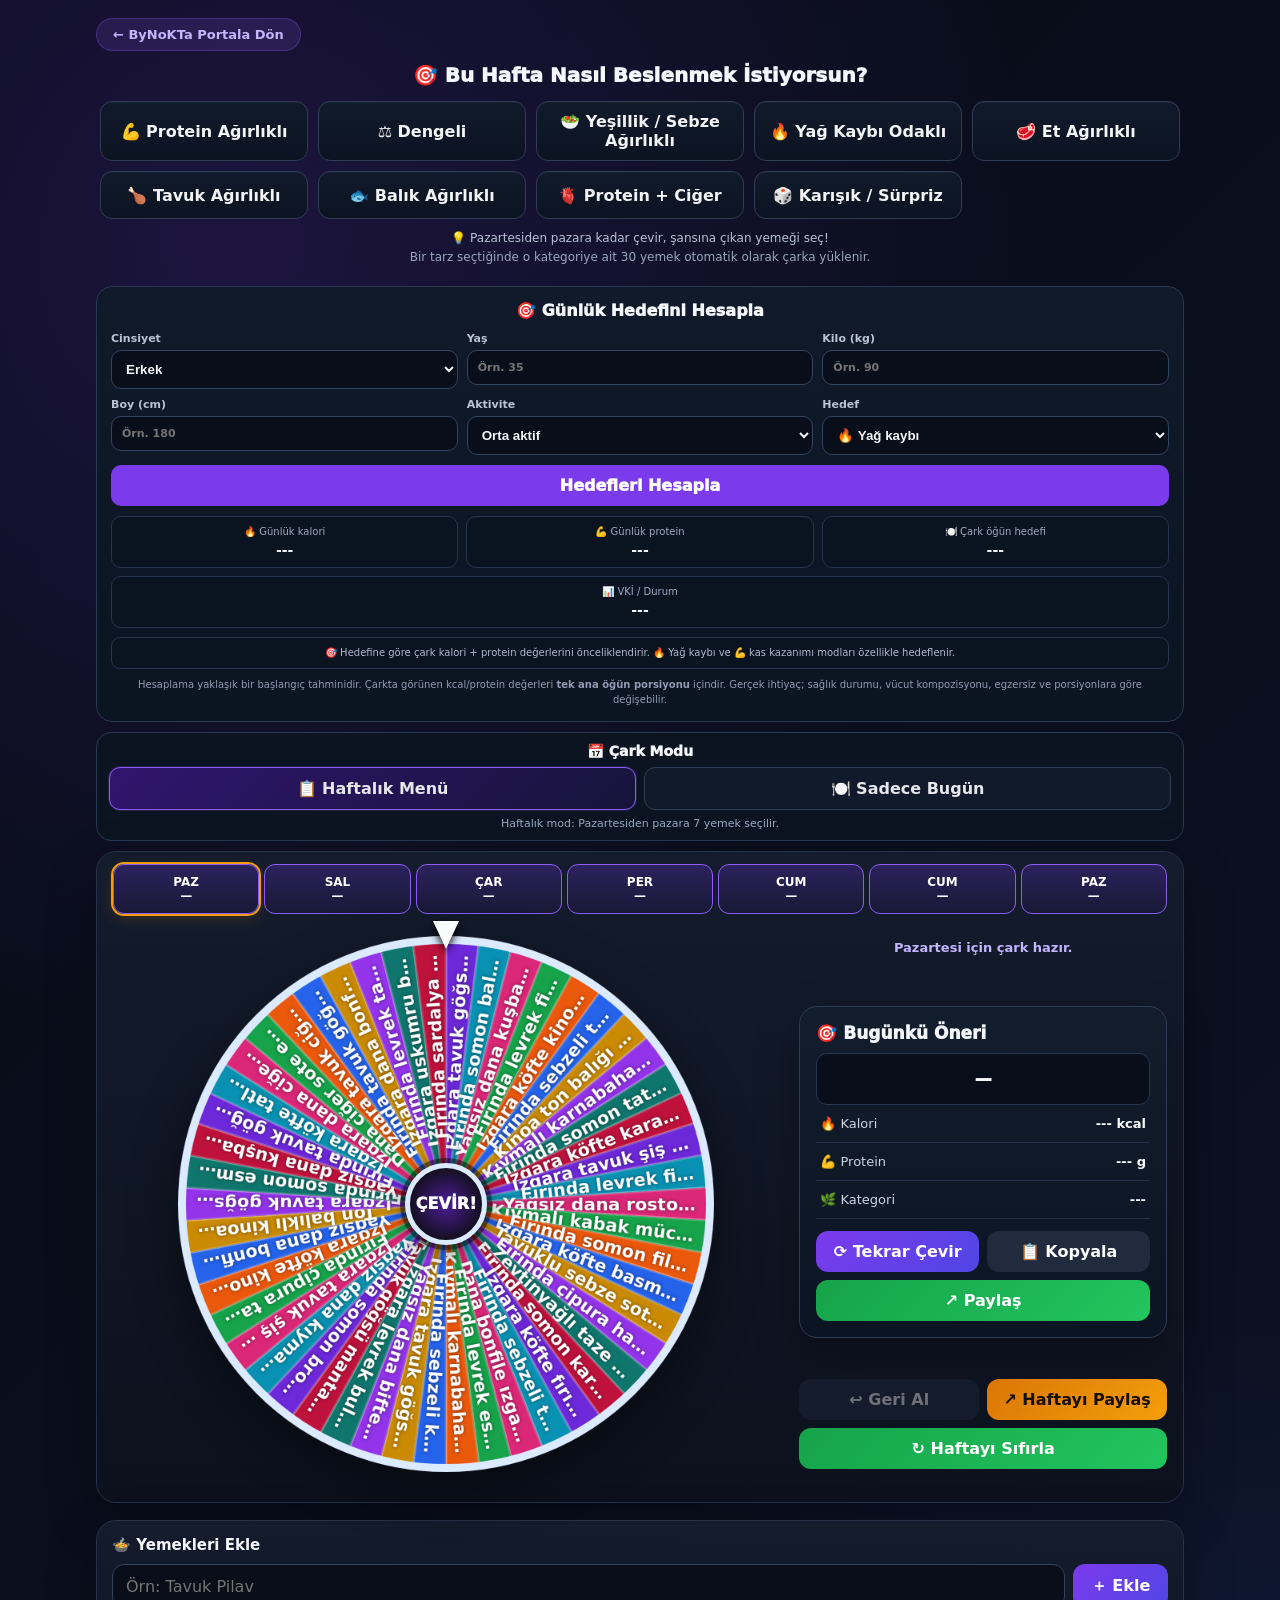
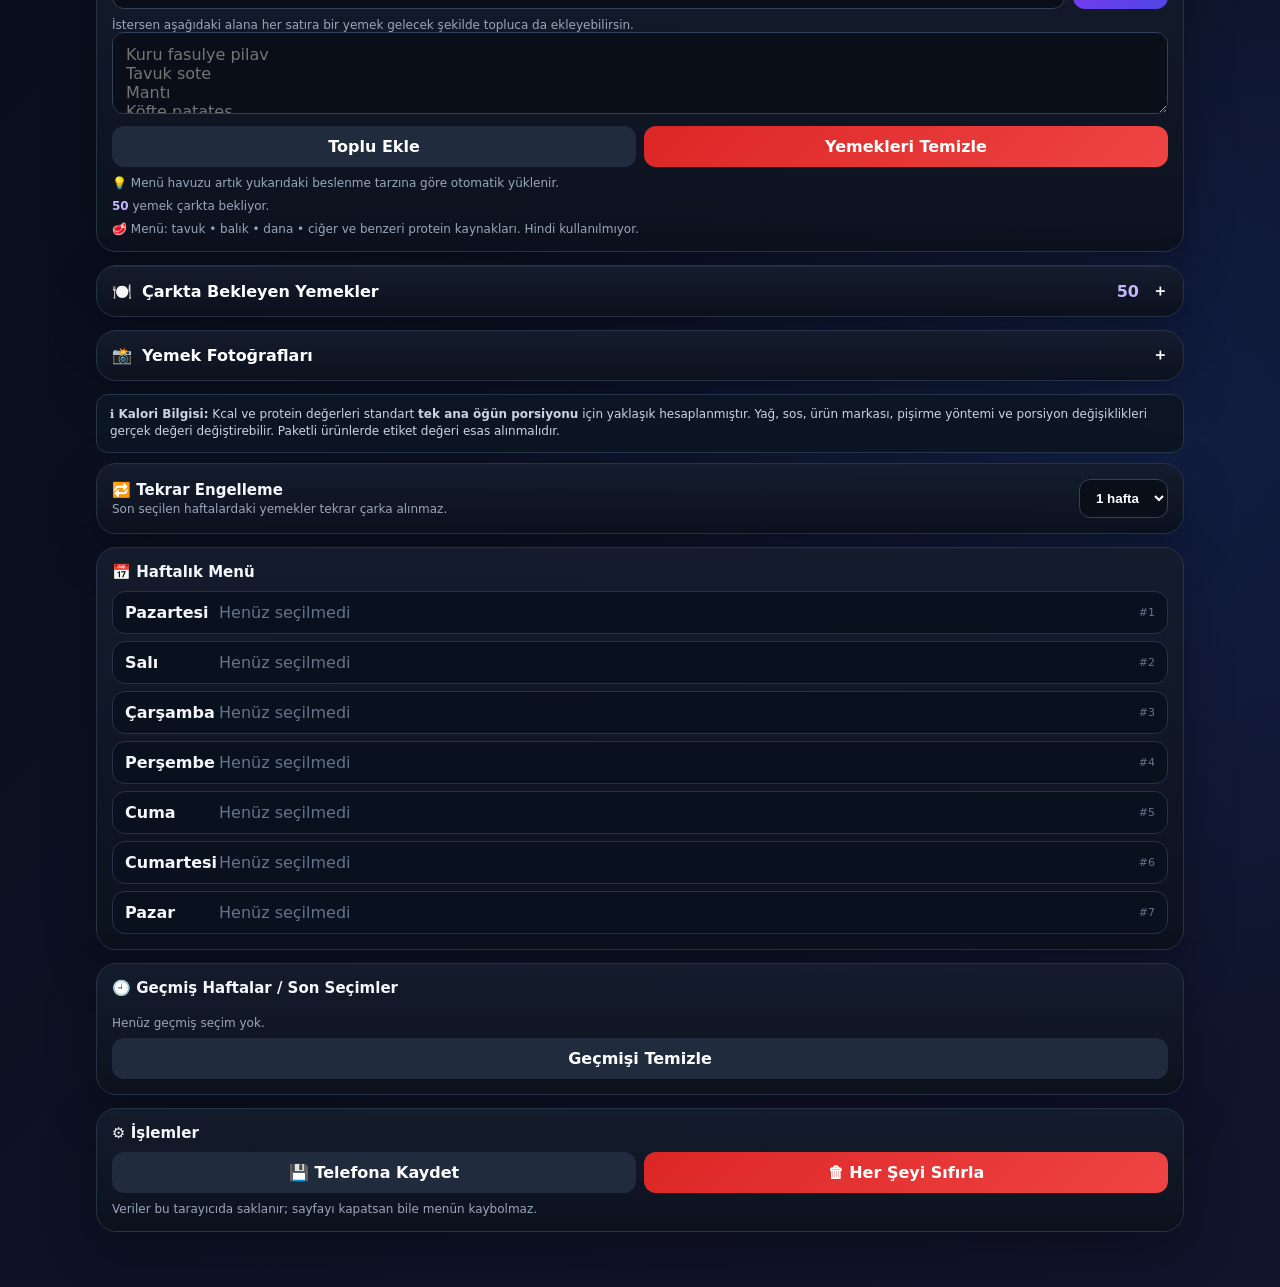
<file: yemek.html>
<!doctype html>
<html lang="tr">
<head>
<meta charset="utf-8">
<meta name="viewport" content="width=device-width,initial-scale=1,maximum-scale=1,user-scalable=no">
<meta name="theme-color" content="#0b1020">
<title>Haftalık Yemek Çarkı</title>
<style>.category-grid{display:grid;grid-template-columns:repeat(2,minmax(0,1fr));gap:8px}.category-btn{border:1px solid #33415a;background:#101827;color:#e5e7eb;border-radius:12px;padding:12px;text-align:left;font-weight:800}.category-btn.active{border-color:#8b5cf6;background:#24134d}.calorie-note{margin:10px 0;padding:11px 13px;border:1px solid #33415a;border-radius:12px;background:#101827;color:#cbd5e1;font-size:12px;line-height:1.45}
:root{
  --bg:#080b14; --panel:#111827; --panel2:#0d1422; --line:#263247;
  --text:#f4f7fb; --muted:#9aa7bb; --accent:#8b5cf6; --accent2:#06b6d4;
  --green:#22c55e; --danger:#ef4444; --gold:#fbbf24;
}
*{box-sizing:border-box}
body{
  margin:0; min-height:100vh; color:var(--text);
  font-family:system-ui,-apple-system,Segoe UI,Roboto,Arial,sans-serif;
  background:
    radial-gradient(circle at 20% 0%,rgba(139,92,246,.22),transparent 35%),
    radial-gradient(circle at 90% 20%,rgba(6,182,212,.12),transparent 30%),
    var(--bg);
}
button,input,textarea{font:inherit}
button{cursor:pointer;-webkit-tap-highlight-color:transparent}
.app{width:min(760px,100%);margin:auto;padding:16px 13px 34px}
.header{text-align:center;padding:10px 4px 18px}
.logo{font-size:42px;filter:drop-shadow(0 0 18px rgba(139,92,246,.45))}
h1{font-size:26px;margin:4px 0 3px}
.subtitle{color:var(--muted);font-size:13px}
.panel{
  background:linear-gradient(180deg,rgba(20,28,45,.96),rgba(12,17,29,.96));
  border:1px solid var(--line); border-radius:20px; padding:15px;
  box-shadow:0 18px 50px rgba(0,0,0,.28); margin-bottom:13px;
}
.panel-title{font-weight:800;font-size:15px;margin-bottom:10px}
.category-select{width:100%;background:#090e19;color:#fff;border:1px solid #33415a;border-radius:12px;padding:13px;font-weight:850;outline:none}
.category-select:focus{border-color:var(--accent);box-shadow:0 0 0 3px rgba(139,92,246,.12)}
.addrow{display:flex;gap:8px}
input,textarea{
  width:100%; color:var(--text); background:#090e19; border:1px solid #33415a;
  border-radius:12px; outline:none; padding:12px 13px;
}
input:focus,textarea:focus{border-color:var(--accent);box-shadow:0 0 0 3px rgba(139,92,246,.12)}
textarea{min-height:82px;resize:vertical}
.btn{
  border:0;border-radius:12px;padding:11px 15px;font-weight:800;color:#fff;
  background:linear-gradient(135deg,#7c3aed,#4f46e5);
}
.btn.secondary{background:#202b3e}
.btn.green{background:linear-gradient(135deg,#16a34a,#22c55e)}
.btn.red{background:linear-gradient(135deg,#dc2626,#ef4444)}
.btn.gold{background:linear-gradient(135deg,#d97706,#f59e0b);color:#160d00}
.btn:disabled{opacity:.4;cursor:not-allowed}
.hint{font-size:12px;color:var(--muted);margin-top:9px}
.count{color:#c4b5fd;font-weight:800}
.chips{display:flex;flex-wrap:wrap;gap:7px;margin-top:12px}
.chip{
  display:flex;align-items:center;gap:7px;background:#182236;border:1px solid #2c3a52;
  padding:7px 9px;border-radius:999px;font-size:12px
}
.chip button{border:0;background:transparent;color:#f87171;font-weight:900;padding:0 2px}
.days{display:grid;grid-template-columns:repeat(7,1fr);gap:5px;margin-bottom:12px}
.day{
  text-align:center;padding:8px 2px;border-radius:11px;border:1px solid #29364d;
  background:#0a101c;color:var(--muted);font-size:11px;font-weight:800
}
.day.active{color:#fff;border-color:#8b5cf6;background:rgba(139,92,246,.18)}
.day.done{color:#86efac;border-color:#1f7a45;background:rgba(34,197,94,.10)}
.wheelbox{position:relative;width:min(88vw,430px);aspect-ratio:1;margin:4px auto 10px}
canvas{width:100%;height:100%;display:block;filter:drop-shadow(0 18px 25px rgba(0,0,0,.45))}
.pointer{
  position:absolute;z-index:4;top:-2px;left:50%;transform:translateX(-50%);
  width:0;height:0;border-left:13px solid transparent;border-right:13px solid transparent;
  border-top:28px solid #f8fafc;filter:drop-shadow(0 3px 4px #000)
}
.hub{
  position:absolute;z-index:5;left:50%;top:50%;transform:translate(-50%,-50%);
  width:82px;height:82px;border-radius:50%;border:5px solid #dbeafe;
  background:radial-gradient(circle,#4c1d95,#161025 68%,#070a11);
  color:#fff;font-weight:1000;display:flex;align-items:center;justify-content:center;
  box-shadow:0 0 0 5px rgba(0,0,0,.45),0 5px 25px rgba(0,0,0,.6);
  text-align:center;line-height:1.05
}
.status{text-align:center;min-height:25px;color:#c4b5fd;font-weight:800;font-size:14px}
.result{
  border:1px solid #2d3b54;background:#0a111e;border-radius:16px;padding:13px;
  margin-top:10px;text-align:center
}
.result .small{font-size:11px;color:var(--muted)}
.result .food{font-size:22px;font-weight:950;margin-top:3px}
.actions{display:flex;gap:8px;flex-wrap:wrap}
.actions .btn{flex:1;min-width:120px}
.week{display:flex;flex-direction:column;gap:7px}
.row{
  display:flex;align-items:center;justify-content:space-between;gap:10px;
  padding:11px 12px;border-radius:13px;background:#0a111e;border:1px solid #253249
}
.row .d{width:84px;font-weight:900}.row .f{flex:1;color:#e2e8f0}
.row.empty .f{color:#64748b}
.row .num{font-size:11px;color:#64748b}
.toast{
  position:fixed;left:50%;bottom:18px;transform:translate(-50%,20px);
  background:#f8fafc;color:#0b1020;padding:11px 15px;border-radius:999px;
  font-size:13px;font-weight:800;opacity:0;pointer-events:none;transition:.25s;z-index:50;
  box-shadow:0 8px 30px rgba(0,0,0,.35)
}
.toast.show{opacity:1;transform:translate(-50%,0)}

.winner-overlay{
  position:fixed;inset:0;z-index:100;display:flex;align-items:center;justify-content:center;
  padding:20px;background:rgba(3,6,15,.78);backdrop-filter:blur(7px);
  opacity:0;pointer-events:none;transition:opacity .22s;
}
.winner-overlay.show{opacity:1;pointer-events:auto}
.winner-card{
  width:min(92vw,430px);padding:30px 22px 24px;text-align:center;border-radius:26px;
  background:linear-gradient(180deg,#1b1730,#0d1422);border:1px solid #4b3b75;
  box-shadow:0 25px 80px rgba(0,0,0,.6),0 0 45px rgba(139,92,246,.22);
  transform:scale(.82) translateY(20px);transition:transform .28s cubic-bezier(.2,.9,.2,1);
}
.winner-overlay.show .winner-card{transform:scale(1) translateY(0)}
.winner-burst{font-size:52px;line-height:1;margin-bottom:8px;animation:winnerPop .65s ease both}
.winner-label{font-size:12px;letter-spacing:2px;color:#a5b4fc;font-weight:900}
.winner-food{font-size:31px;line-height:1.15;font-weight:1000;margin:10px 0 7px;color:#fff}
.winner-day{font-size:15px;color:#9aa7bb;margin-bottom:18px}
.winner-image{
  display:block;width:min(76vw,290px);height:180px;object-fit:cover;margin:12px auto 15px;
  border-radius:18px;border:1px solid #3b4760;box-shadow:0 12px 30px rgba(0,0,0,.35)
}
 .repeat-row{display:flex;align-items:center;justify-content:space-between;gap:12px}
.repeat-select{background:#090e19;color:#fff;border:1px solid #33415a;border-radius:11px;padding:10px 12px;font-weight:800;outline:none}
.waiting-tab-panel{padding:0;overflow:hidden}
.waiting-tab-panel .photo-tab{border-top:1px solid #202c40}
.waiting-tab-panel .count{margin-left:auto;margin-right:3px}
.photo-tab-panel{padding:0;overflow:hidden}.photo-tab{width:100%;display:flex;align-items:center;gap:10px;padding:14px 15px;border:0;background:transparent;color:#fff;font-weight:900;text-align:left}.photo-tab span:nth-child(2){flex:1}.photo-tab-content{display:none;padding:0 15px 14px}.photo-tab-panel.open .photo-tab-content{display:block}
.photo-row{
  display:flex;align-items:center;gap:9px;padding:8px 0;border-top:1px solid #202c40
}
.photo-row:first-child{border-top:0}
.photo-name{flex:1;font-size:12px;font-weight:800;min-width:0;overflow:hidden;text-overflow:ellipsis;white-space:nowrap}
.photo-thumb{width:46px;height:38px;border-radius:8px;object-fit:cover;border:1px solid #33415a}
.photo-row input[type=file]{display:none}
.photo-btn{padding:7px 9px;border-radius:9px;border:1px solid #33415a;background:#182236;color:#fff;font-size:11px;font-weight:800}
.shopping-list,.history-list{display:flex;flex-direction:column;gap:7px}
.shop-row,.history-row{
  display:flex;align-items:center;gap:10px;padding:10px 11px;border-radius:12px;
  background:#0a111e;border:1px solid #253249
}
.shop-icon{font-size:20px}
.shop-food{flex:1;font-weight:800}
.shop-state{font-size:11px;color:#22c55e}
.history-row{font-size:12px}
.history-day{font-weight:900;width:78px;color:#a78bfa}
.history-food{flex:1;font-weight:800}

@keyframes winnerPop{0%{transform:scale(.2) rotate(-12deg);opacity:0}70%{transform:scale(1.12) rotate(3deg);opacity:1}100%{transform:scale(1) rotate(0)}}
@media(max-width:430px){
  .app{padding:11px 10px 28px}.panel{padding:12px;border-radius:17px}
  h1{font-size:23px}.logo{font-size:36px}.hub{width:72px;height:72px}
  .row .d{width:72px}.days{gap:3px}.day{font-size:10px;padding:7px 1px}
}

.category-grid{display:grid;grid-template-columns:repeat(2,minmax(0,1fr));gap:8px}
.category-btn{border:1px solid #33415a;background:#101827;color:#e5e7eb;border-radius:12px;padding:12px;text-align:left;font-weight:800}
.category-btn.active{border-color:#8b5cf6;background:#24134d}
@media(max-width:600px){.category-grid{grid-template-columns:1fr 1fr}.category-btn{padding:11px 10px;font-size:14px}}

.after-wheel-space{height:10px}
/* V11 reference-style desktop layout */
body{background:
  radial-gradient(circle at 18% 8%,rgba(124,58,237,.18),transparent 28%),
  radial-gradient(circle at 92% 70%,rgba(37,99,235,.14),transparent 30%),
  linear-gradient(135deg,#070b16 0%,#0b1020 52%,#11142b 100%);
}
.app{width:min(1120px,100%);padding:18px 16px 42px}
.header{display:none}
.category-panel{padding:0 4px 14px;background:transparent;border:0;box-shadow:none;margin-bottom:6px}
.category-title{text-align:center;font-size:20px;font-weight:950;margin:0 0 14px}
.category-grid{display:grid;grid-template-columns:repeat(5,1fr);gap:10px}
.category-btn{
  min-height:48px;border:1px solid #2f3d55;background:linear-gradient(180deg,#111a2b,#0c1422);
  color:#f3f4f6;border-radius:12px;padding:10px 12px;text-align:center;font-weight:900;
  transition:.18s;box-shadow:inset 0 1px rgba(255,255,255,.03)
}
.category-btn:hover{border-color:#5b4a91;transform:translateY(-1px)}
.category-btn.active{border-color:#8b5cf6;background:linear-gradient(135deg,#30156e,#17143b);box-shadow:0 0 0 1px rgba(139,92,246,.22),0 8px 25px rgba(139,92,246,.12)}
.category-subhint{text-align:center;color:#b9c3d4;font-size:12px;margin:12px 0 0}
.category-panel .hint{text-align:center;margin-top:5px}
.wheel-panel{display:grid;grid-template-columns:minmax(0,1.45fr) minmax(320px,.8fr);gap:10px 20px;align-items:center;padding:12px 16px 18px}
.wheel-panel .days{grid-column:1/-1;margin-bottom:0}
.wheel-panel .wheelbox{grid-column:1;grid-row:2 / span 3;width:min(100%,560px);margin:0 auto}
.wheel-panel .status{grid-column:2;grid-row:2;font-size:13px}
.wheel-panel .result{grid-column:2;grid-row:3;margin:0}
.wheel-panel>.actions{grid-column:2;grid-row:4;margin-top:0!important}
.wheelbox{width:min(100%,560px)}
.recommendation-card{border:1px solid #2e3d55;background:linear-gradient(180deg,#121d2d,#0b1422);border-radius:18px;padding:16px;text-align:left;box-shadow:0 16px 45px rgba(0,0,0,.25)}
.recommend-title{font-size:17px;font-weight:950;margin-bottom:10px}
.recommendation-card .food{background:#080f1b;border:1px solid #26364d;border-radius:11px;padding:15px;font-size:17px;text-align:center;min-height:52px;display:flex;align-items:center;justify-content:center}
.nutrition-row{display:flex;justify-content:space-between;gap:10px;padding:11px 4px;border-bottom:1px solid #233148;color:#cbd5e1;font-size:13px}
.nutrition-row strong{color:#f8fafc}
.recommendation-actions{display:grid;grid-template-columns:1fr 1fr;gap:8px;margin-top:12px}
.recommendation-actions .btn:last-child{grid-column:1/-1}
.recommendation-actions .btn{min-width:0}
.wheel-panel .pointer{top:-3px}
.days .day{padding:10px 2px;font-size:12px;background:#11192a}
.days .day.active{background:linear-gradient(180deg,#2c225d,#181936);border-color:#8b5cf6}
.after-wheel-space{height:4px}
.addrow{display:grid;grid-template-columns:1fr auto}
.addrow .btn{min-width:95px}
.waiting-tab-panel{margin-top:0}
.photo-tab-panel{margin-top:0}
.calorie-note{background:#0c1524;border-color:#27364d}
@media(max-width:850px){
  .category-grid{grid-template-columns:repeat(3,1fr)}
  .wheel-panel{grid-template-columns:1fr}
  .wheel-panel .days,.wheel-panel .wheelbox,.wheel-panel .status,.wheel-panel .result,.wheel-panel>.actions{grid-column:1;grid-row:auto}
  .wheel-panel .wheelbox{width:min(88vw,500px)}
  .wheel-panel .status{order:3}.wheel-panel .result{order:4}.wheel-panel>.actions{order:5}
}
@media(max-width:560px){
  .app{padding:10px 9px 30px}
  .category-title{font-size:17px}
  .category-grid{grid-template-columns:1fr 1fr;gap:7px}
  .category-btn{min-height:45px;padding:9px 7px;font-size:12px}
  .wheel-panel{padding:9px}
  .recommendation-card{padding:12px}
  .recommendation-actions{grid-template-columns:1fr 1fr}
}


.mode-panel{margin:8px 0 10px;padding:10px 12px;border:1px solid #293951;border-radius:15px;background:#0c1422}
.mode-title{text-align:center;font-weight:950;font-size:14px;margin-bottom:8px}
.mode-buttons{display:grid;grid-template-columns:1fr 1fr;gap:8px}
.mode-btn{border:1px solid #2f3d55;background:#111a2b;color:#e5e7eb;border-radius:11px;padding:11px;font-weight:900;cursor:pointer}
.mode-btn.active{border-color:#8b5cf6;background:linear-gradient(135deg,#30156e,#17143b);box-shadow:0 0 0 1px rgba(139,92,246,.18)}
.mode-help{text-align:center;color:#9aa8bc;font-size:11px;margin-top:7px}
.days .day.selected-day{box-shadow:0 0 0 2px #f59e0b,0 4px 16px rgba(245,158,11,.18)}
@media(max-width:560px){.mode-buttons{grid-template-columns:1fr}.mode-btn{padding:10px;font-size:12px}}

.profile-panel{margin:8px 0 10px;padding:14px;border:1px solid #293951;border-radius:16px;background:linear-gradient(180deg,#101a2a,#0b1421)}
.profile-title{text-align:center;font-size:16px;font-weight:950;margin-bottom:12px}
.profile-grid{display:grid;grid-template-columns:repeat(3,1fr);gap:9px}
.profile-grid label{display:flex;flex-direction:column;gap:5px;color:#b8c4d5;font-size:11px;font-weight:800}
.profile-grid input,.profile-grid select{width:100%;box-sizing:border-box;border:1px solid #33445f;background:#080f1b;color:#f3f4f6;border-radius:10px;padding:10px;font-weight:800;outline:none}
.profile-calc{width:100%;margin-top:10px;border:0;border-radius:10px;padding:11px;background:#7c3aed;color:#fff;font-weight:950;cursor:pointer}
.target-result{display:grid;grid-template-columns:repeat(3,1fr);gap:8px;margin-top:10px}
.target-result>div{display:flex;flex-direction:column;gap:5px;border:1px solid #26364e;background:#0a1320;border-radius:10px;padding:9px;text-align:center}
.target-result span{font-size:10px;color:#9eabc0}.target-result strong{font-size:14px}
.profile-note{margin-top:9px;color:#8e9db3;font-size:10px;line-height:1.45;text-align:center}
@media(max-width:700px){.profile-grid{grid-template-columns:1fr 1fr}.target-result{grid-template-columns:1fr 1fr}.target-result>div:last-child{grid-column:1/-1}}
@media(max-width:430px){.profile-grid{grid-template-columns:1fr}.target-result{grid-template-columns:1fr}.target-result>div:last-child{grid-column:auto}.profile-panel{padding:11px}.profile-title{font-size:14px}}

.target-result .bmi-box{grid-column:1/-1}
.target-method{text-align:center;margin-top:9px;padding:8px;border:1px solid #26364e;border-radius:9px;background:#0a1320;color:#aebbd0;font-size:10px;line-height:1.4}

.goal-box{grid-column:1/-1}
.recipe-video-btn[hidden]{display:none!important}
.recipe-video-btn{margin:8px auto 0;display:block;border:1px solid #ef4444;background:#b91c1c;color:#fff;border-radius:10px;padding:10px 14px;font-weight:900;cursor:pointer;width:min(100%,260px)}
.recipe-video-btn:active{transform:scale(.98)}

.weekly-youtube-btn{
  grid-column:1/-1;
  display:inline-flex;
  align-items:center;
  justify-content:center;
  width:max-content;
  max-width:100%;
  box-sizing:border-box;
  margin:2px 0 7px;
  padding:7px 10px;
  border-radius:9px;
  border:1px solid #ef4444;
  background:#b91c1c;
  color:#fff!important;
  text-decoration:none!important;
  font-size:11px;
  font-weight:800;
}
@media(max-width:600px){
  .weekly-youtube-btn{width:100%;font-size:12px}
}

.back-home-btn {
  display: inline-flex; align-items: center; gap: 8px; margin-bottom: 12px;
  background: rgba(139, 92, 246, 0.15); color: #c4b5fd; border: 1px solid rgba(139, 92, 246, 0.3);
  padding: 8px 16px; border-radius: 999px; text-decoration: none; font-size: 13px; font-weight: 800;
  transition: .2s;
}
.back-home-btn:hover { background: rgba(139, 92, 246, 0.3); color: #fff; transform: translateY(-1px); }
</style>
</head>
<body>
<div class="app">
<a href="index.html" class="back-home-btn">← ByNoKTa Portala Dön</a>
<section class="panel category-panel">
  <div class="category-title">🎯 Bu Hafta Nasıl Beslenmek İstiyorsun?</div>
  <div class="category-grid" id="categoryGrid">
    <button class="category-btn" data-key="protein">💪 Protein Ağırlıklı</button>
    <button class="category-btn" data-key="dengeli">⚖️ Dengeli</button>
    <button class="category-btn" data-key="yesillik">🥗 Yeşillik / Sebze Ağırlıklı</button>
    <button class="category-btn" data-key="yagkaybi">🔥 Yağ Kaybı Odaklı</button>
    <button class="category-btn" data-key="et">🥩 Et Ağırlıklı</button>
    <button class="category-btn" data-key="tavuk">🍗 Tavuk Ağırlıklı</button>
    <button class="category-btn" data-key="balik">🐟 Balık Ağırlıklı</button>
    <button class="category-btn" data-key="ciger">🫀 Protein + Ciğer</button>
    <button class="category-btn" data-key="karisik">🎲 Karışık / Sürpriz</button>
  </div>
  <div class="category-subhint">💡 Pazartesiden pazara kadar çevir, şansına çıkan yemeği seç!</div>
  <div class="hint" id="categoryHint">Bir tarz seçtiğinde o kategoriye ait 30 yemek otomatik olarak çarka yüklenir.</div>
</section>

  

  <section class="profile-panel">
    <div class="profile-title">🎯 Günlük Hedefini Hesapla</div>
    <div class="profile-grid">
      <label>Cinsiyet
        <select id="pSex"><option value="male">Erkek</option><option value="female">Kadın</option></select>
      </label>
      <label>Yaş
        <input id="pAge" type="number" min="18" max="100" placeholder="Örn. 35">
      </label>
      <label>Kilo (kg)
        <input id="pWeight" type="number" min="40" max="300" step="0.1" placeholder="Örn. 90">
      </label>
      <label>Boy (cm)
        <input id="pHeight" type="number" min="130" max="230" step="1" placeholder="Örn. 180">
      </label>
      <label>Aktivite
        <select id="pActivity">
          <option value="1.2">Hareketsiz</option>
          <option value="1.375">Hafif aktif</option>
          <option value="1.55" selected>Orta aktif</option>
          <option value="1.725">Çok aktif</option>
          <option value="1.9">Çok yoğun aktif</option>
        </select>
      </label>
      <label>Hedef
        <select id="pGoal">
          <option value="loss" selected>🔥 Yağ kaybı</option>
          <option value="gain">💪 Kas kazanımı</option>
          <option value="recomp">🔥💪 Yağ kaybı + kas kazanımı</option>
          <option value="maintain">⚖️ Kilo koruma</option>
        </select>
      </label>
    </div>
    <button class="profile-calc" id="calculateTargets">Hedefleri Hesapla</button>
    <div class="target-result" id="targetResult">
      <div><span>🔥 Günlük kalori</span><strong id="targetCalories">---</strong></div>
      <div><span>💪 Günlük protein</span><strong id="targetProtein">---</strong></div>
      <div><span>🍽️ Çark öğün hedefi</span><strong id="mealTarget">---</strong></div>
      <div class="bmi-box"><span>📊 VKİ / Durum</span><strong id="bmiResult">---</strong></div>
    </div>
    <div class="target-method" id="targetMethod">🎯 Hedefine göre çark kalori + protein değerlerini önceliklendirir. 🔥 Yağ kaybı ve 💪 kas kazanımı modları özellikle hedeflenir.</div>
  <div class="profile-note">
      Hesaplama yaklaşık bir başlangıç tahminidir. Çarkta görünen kcal/protein değerleri <b>tek ana öğün porsiyonu</b> içindir.
      Gerçek ihtiyaç; sağlık durumu, vücut kompozisyonu, egzersiz ve porsiyonlara göre değişebilir.
    </div>
  </section>

  <section class="mode-panel">
    <div class="mode-title">📅 Çark Modu</div>
    <div class="mode-buttons">
      <button class="mode-btn active" data-mode="week">📋 Haftalık Menü</button>
      <button class="mode-btn" data-mode="day">🍽️ Sadece Bugün</button>
    </div>
    <div class="mode-help" id="modeHelp">Haftalık mod: Pazartesiden pazara 7 yemek seçilir.</div>
  </section>

  <section class="panel wheel-panel">
    <div class="days" id="days"></div>
    <div class="wheelbox">
      <div class="pointer"></div>


      <canvas id="wheel" width="700" height="700"></canvas>
      <button class="hub" id="spinBtn">ÇEVİR!</button>
    </div>
    <div class="status" id="status">En az 7 yemek ekle, sonra çarkı çevir.</div>
    <div class="result recommendation-card">
  <div class="recommend-title">🎯 Bugünkü Öneri</div>
  <div class="food" id="lastFood">—</div><button id="recipeVideoBtn" class="recipe-video-btn" type="button" hidden>▶️ Yapılışını İzle</button>
  <div class="nutrition-row"><span>🔥 Kalori</span><strong id="lastCalories">--- kcal</strong></div>
  <div class="nutrition-row"><span>💪 Protein</span><strong id="lastProtein">--- g</strong></div>
  <div class="nutrition-row"><span>🌿 Kategori</span><strong id="lastCategory">---</strong></div>
  <div class="actions recommendation-actions">
    <button class="btn" id="repeatSpinBtn">⟳ Tekrar Çevir</button>
    <button class="btn secondary" id="copyResultBtn">📋 Kopyala</button>
    <button class="btn green" id="shareResultBtn">↗ Paylaş</button>
  </div>
</div>
    <div class="actions" style="margin-top:10px">
      <button class="btn secondary" id="undoBtn" disabled>↩ Geri Al</button>
      <button class="btn gold" id="shareBtn">↗ Haftayı Paylaş</button>
      <button class="btn green" id="resetWeek">↻ Haftayı Sıfırla</button>
    </div>
  </section>

<div class="after-wheel-space"></div>
<section class="panel">
    <div class="panel-title">🍲 Yemekleri Ekle</div>
    <div class="addrow">
      <input id="foodInput" placeholder="Örn: Tavuk Pilav" maxlength="50">
      <button class="btn" id="addBtn">＋ Ekle</button>
    </div>
    <div class="hint">İstersen aşağıdaki alana her satıra bir yemek gelecek şekilde topluca da ekleyebilirsin.</div>
    <textarea id="bulkInput" placeholder="Kuru fasulye pilav&#10;Tavuk sote&#10;Mantı&#10;Köfte patates"></textarea>
    <div class="actions" style="margin-top:8px">
      <button class="btn secondary" id="bulkBtn">Toplu Ekle</button>
      <button class="btn red" id="clearFoods">Yemekleri Temizle</button>
    </div>
    <div class="hint">💡 Menü havuzu artık yukarıdaki beslenme tarzına göre otomatik yüklenir.</div>
    <div class="hint"><span class="count" id="foodCount">0</span> yemek çarkta bekliyor.</div><div class="hint">🥩 Menü: tavuk • balık • dana • ciğer ve benzeri protein kaynakları. Hindi kullanılmıyor.</div>
  </section>


  <section class="panel waiting-tab-panel">
    <button class="photo-tab" id="waitingFoodsTabBtn" type="button">
      <span>🍽️</span><span>Çarkta Bekleyen Yemekler</span>
      <span class="count" id="waitingFoodsCount">0</span>
      <span id="waitingFoodsArrow">＋</span>
    </button>
    <div class="photo-tab-content" id="waitingFoodsTabContent">
      <div class="hint">Çarkta kullanılmayı bekleyen yemekler burada görünür.</div>
      <div class="chips" id="chips"></div>
    </div>
  </section>

  <section class="panel photo-tab-panel">
    <button class="photo-tab" id="photoTabBtn" type="button"><span>📸</span><span>Yemek Fotoğrafları</span><span id="photoTabArrow">＋</span></button>
    <div class="photo-tab-content" id="photoTabContent"><div class="hint">Yemeğin fotoğrafını ekle; seçildiğinde kazanan ekranında gösterilir.</div><div id="photoManager"></div></div>
  </section>

  
<div class="calorie-note">ℹ️ <b>Kalori Bilgisi:</b> Kcal ve protein değerleri standart <b>tek ana öğün porsiyonu</b> için yaklaşık hesaplanmıştır. Yağ, sos, ürün markası, pişirme yöntemi ve porsiyon değişiklikleri gerçek değeri değiştirebilir. Paketli ürünlerde etiket değeri esas alınmalıdır.</div>
<section class="panel repeat-panel">
    <div class="repeat-row">
      <div><div class="panel-title" style="margin:0">🔁 Tekrar Engelleme</div>
      <div class="hint" style="margin-top:3px">Son seçilen haftalardaki yemekler tekrar çarka alınmaz.</div></div>
      <select id="repeatWeeks" class="repeat-select">
        <option value="1">1 hafta</option><option value="2">2 hafta</option>
        <option value="3">3 hafta</option><option value="4">4 hafta</option>
      </select>
    </div>
  </section>

  <section class="panel">
    <div class="panel-title">📅 Haftalık Menü</div>
    <div class="week" id="week"></div>
  </section>

  <section class="panel">
    <div class="panel-title">🕘 Geçmiş Haftalar / Son Seçimler</div>
    <div id="historyList" class="history-list"></div>
    <div class="actions" style="margin-top:8px">
      <button class="btn secondary" id="clearHistory">Geçmişi Temizle</button>
    </div>
  </section>

  <section class="panel">
    <div class="panel-title">⚙️ İşlemler</div>
    <div class="actions">
      <button class="btn secondary" id="saveBtn">💾 Telefona Kaydet</button>
      <button class="btn red" id="fullReset">🗑 Her Şeyi Sıfırla</button>
    </div>
    <div class="hint">Veriler bu tarayıcıda saklanır; sayfayı kapatsan bile menün kaybolmaz.</div>
  </section>
</div>
<div class="toast" id="toast"></div>
<div class="winner-overlay" id="winnerOverlay" aria-hidden="true">
  <div class="winner-card">
    <div class="winner-burst">🎉</div>
    <div class="winner-label">SEÇİLEN YEMEK</div>
    <img id="winnerImage" class="winner-image" alt="Seçilen yemek" hidden>
    <div class="winner-food" id="winnerFood">—</div>
    <div class="winner-day" id="winnerDay">—</div>
    <button class="btn green" id="closeWinner">Tamam</button>
  </div>
</div>


<script>
const days = ["Pazartesi","Salı","Çarşamba","Perşembe","Cuma","Cumartesi","Pazar"];
const RECIPE_VIDEOS = {
  "Fırında Somon Tatlı Patates Brokoli":"https://www.youtube.com/watch?v=y9iv6_Xb5V4"
};
const CATEGORY_MENUS = {"💪 Protein Ağırlıklı": ["Akdeniz Tavuk Protein Bowl — 150 g ızgara tavuk, 100 g pişmiş kinoa, nohut, domates, salatalık, roka ve yoğurtlu sos (470 kcal, 48 g protein)", "Greek Chicken Bowl — limonlu kekikli tavuk, esmer pirinç, salatalık, domates, zeytin, az feta ve tzatziki (490 kcal, 45 g protein)", "Tavuk Shawarma Bowl — baharatlı tavuk, basmati pirinç, közlenmiş biber, salata ve sarımsaklı yoğurt (480 kcal, 47 g protein)", "Chicken Fajita Bowl — tavuk göğsü, esmer pirinç, renkli biber, siyah fasulye, salsa ve yoğurtlu sos (500 kcal, 46 g protein)", "Tavuk Teriyaki Bowl — ızgara tavuk, esmer pirinç, brokoli, havuç ve hafif teriyaki sos (490 kcal, 45 g protein)", "Peri Peri Tavuk Bowl — acılı tavuk göğsü, tatlı patates, brokoli ve yoğurtlu dip sos (460 kcal, 47 g protein)", "Tavuklu Kinoa Power Bowl — tavuk göğsü, kinoa, nohut, roka, domates ve limonlu yoğurt (450 kcal, 49 g protein)", "Tavuk Caesar Protein Bowl — ızgara tavuk, marul, parmesan, tam tahıllı kruton ve hafif yoğurtlu Caesar sos (460 kcal, 50 g protein)", "Tavuklu Akdeniz Orzo Bowl — tavuk, tam buğday orzo, domates, roka, salatalık ve feta (490 kcal, 46 g protein)", "Izgara Tavuk ve Mercimek Bowl — tavuk göğsü, yeşil mercimek, köz sebze ve yoğurtlu sos (450 kcal, 52 g protein)", "Steak & Quinoa Bowl — yağsız dana bonfile, kinoa, brokoli, köz biber ve yoğurtlu sos (500 kcal, 46 g protein)", "Dana Fajita Bowl — yağsız dana eti, esmer pirinç, biber, soğan, salsa ve avokado (510 kcal, 44 g protein)", "Korean Beef Bowl — yağsız dana kıyma, basmati pirinç, brokoli, havuç ve hafif soya-zencefil sosu (500 kcal, 43 g protein)", "Beef & Broccoli Bowl — yağsız dana eti, brokoli, esmer pirinç ve susamlı hafif sos (490 kcal, 45 g protein)", "Dana Köfte Protein Bowl — ızgara köfte, bulgur, közlenmiş sebze, roka ve cacık (480 kcal, 45 g protein)", "Dana Bonfile Sweet Potato Bowl — bonfile, tatlı patates, brokoli ve sarımsaklı yoğurt (490 kcal, 48 g protein)", "Dana Etli Akdeniz Bowl — dana kuşbaşı, kinoa, nohut, domates, salatalık ve yoğurtlu sos (500 kcal, 46 g protein)", "Somon Kinoa Protein Bowl — fırın somon, kinoa, brokoli, salatalık ve limonlu yoğurt (500 kcal, 40 g protein)", "Teriyaki Somon Bowl — somon, esmer pirinç, brokoli, havuç ve hafif teriyaki sos (510 kcal, 39 g protein)", "Somon & Edamame Bowl — somon, kinoa, edamame, salatalık ve susamlı yoğurt sosu (500 kcal, 43 g protein)", "Ton Balığı Protein Bowl — ton balığı, kinoa, nohut, haşlanmış yumurta, domates ve roka (450 kcal, 45 g protein)", "Akdeniz Ton Balığı Bowl — ton balığı, beyaz fasulye, domates, salatalık, zeytin ve yeşillik (430 kcal, 42 g protein)", "Ton Balığı Pirinç Bowl — ton balığı, basmati pirinç, edamame, salatalık ve hafif susam sosu (470 kcal, 44 g protein)", "Tavuk & Yumurta Power Bowl — tavuk göğsü, haşlanmış yumurta, kinoa, brokoli ve yoğurt (470 kcal, 50 g protein)", "Protein Kahvaltı Bowl — yumurta, lor peyniri, tavuk göğsü, avokado ve yeşillik (450 kcal, 48 g protein)", "Tavuklu Nohut Bowl — ızgara tavuk, nohut, bulgur, roka, domates ve cacık (470 kcal, 47 g protein)", "Tavuklu Siyah Fasulye Bowl — tavuk, siyah fasulye, esmer pirinç, mısır, salsa ve yoğurt (490 kcal, 46 g protein)", "Dana & Mercimek Bowl — yağsız dana, yeşil mercimek, köz sebze ve cacık (470 kcal, 50 g protein)", "Izgara Köfte & Kinoa Bowl — dana köfte, kinoa, közlenmiş kabak, biber ve tzatziki (480 kcal, 44 g protein)", "Tavuklu Protein Pita Bowl — tavuk shawarma, tam tahıllı pita parçaları, nohut, salata ve sarımsaklı yoğurt (490 kcal, 48 g protein)"], "⚖️ Dengeli": ["Akdeniz Tavuk Bowl — tavuk, kinoa, nohut, domates, salatalık, roka ve tzatziki (500 kcal, 43 g protein)", "Somon Akdeniz Tabağı — somon, bulgur, roka, domates, salatalık ve yoğurt (520 kcal, 38 g protein)", "Dana Fajita Tabağı — yağsız dana, esmer pirinç, biber, soğan, salsa ve avokado (520 kcal, 42 g protein)", "Tavuk Teriyaki Pirinç Bowl — tavuk, basmati, brokoli, havuç ve hafif teriyaki sos (510 kcal, 44 g protein)", "Levrek Akdeniz Bowl — levrek, kinoa, köz sebze, yeşillik ve limonlu yoğurt (470 kcal, 40 g protein)", "Etli Sebze Bowl — dana kuşbaşı, bulgur, kabak, biber, patlıcan ve yoğurt (500 kcal, 42 g protein)", "Tavuklu Mercimek Bowl — tavuk, yeşil mercimek, bulgur, roka ve yoğurt (490 kcal, 47 g protein)", "Ton Balığı Nohut Bowl — ton balığı, nohut, kinoa, yeşillik ve yumurta (480 kcal, 43 g protein)", "Somon Tatlı Patates Tabağı — somon, tatlı patates, brokoli ve yoğurtlu sos (520 kcal, 38 g protein)", "Köfte Bulgur Bowl — dana köfte, bulgur, köz biber, salata ve cacık (510 kcal, 43 g protein)", "Tavuklu Akdeniz Orzo — tavuk, tam buğday orzo, domates, roka ve feta (510 kcal, 44 g protein)", "Uskumru Bulgur Tabağı — ızgara uskumru, bulgur, roka ve yoğurt (500 kcal, 39 g protein)", "Dana Bonfile Patates Bowl — bonfile, fırın patates, brokoli ve yoğurt (530 kcal, 46 g protein)", "Tavuk Shawarma Pita Bowl — tavuk, tam tahıllı pita, nohut, salata ve yoğurt (510 kcal, 45 g protein)", "Çipura Kinoa Tabağı — çipura, kinoa, sebze ve cacık (480 kcal, 40 g protein)", "Etli Nohut Bowl — yağsız dana, nohut, bulgur, domates ve yoğurt (520 kcal, 44 g protein)", "Tavuk Fajita Bowl — tavuk, esmer pirinç, siyah fasulye, biber ve salsa (510 kcal, 45 g protein)", "Alabalık Karabuğday Tabağı — alabalık, karabuğday, brokoli ve yoğurt (490 kcal, 40 g protein)", "Dana Köfte Sweet Potato Bowl — köfte, tatlı patates, yeşillik ve cacık (520 kcal, 42 g protein)", "Ton Balığı Esmer Pirinç Bowl — ton balığı, pirinç, edamame, salatalık ve yumurta (490 kcal, 43 g protein)", "Tavuklu Siyah Fasulye Bowl — tavuk, siyah fasulye, esmer pirinç, mısır ve yoğurt (520 kcal, 45 g protein)", "Somon Kinoa Bowl — somon, kinoa, brokoli, avokado ve limonlu yoğurt (530 kcal, 39 g protein)", "Dana Stroganoff Bowl — yağsız dana, mantar, esmer pirinç ve yoğurtlu sos (510 kcal, 43 g protein)", "Tavuk Pesto Bowl — tavuk, kinoa, domates, brokoli ve ölçülü pesto (510 kcal, 45 g protein)", "Levrek Fırın Sebze Tabağı — levrek, patates, kabak, biber ve yoğurt (480 kcal, 41 g protein)", "Kıymalı Kabak Bowl — yağsız kıyma, kabak, bulgur, domates ve yoğurt (470 kcal, 39 g protein)", "Tavuklu Nohut Salata Bowl — tavuk, nohut, bulgur, yeşillik ve tahinli yoğurt sosu (500 kcal, 45 g protein)", "Dana Etli Akdeniz Bowl — dana, kinoa, nohut, sebze ve yoğurt (520 kcal, 44 g protein)", "Fırın Somon & Bulgur — somon, bulgur, kuşkonmaz ve yoğurtlu salata (520 kcal, 39 g protein)", "Tavuk & Avokado Grain Bowl — tavuk, esmer pirinç, avokado, brokoli ve yoğurt (510 kcal, 44 g protein)"], "🥗 Yeşillik / Sebze Ağırlıklı": ["Izgara Tavuk Akdeniz Yeşil Bowl — tavuk, roka, salatalık, domates, nohut ve yoğurt (410 kcal, 43 g protein)", "Somon Avokado Yeşil Bowl — somon, roka, avokado, salatalık ve limonlu yoğurt (450 kcal, 36 g protein)", "Ton Balığı Akdeniz Salatası — ton balığı, beyaz fasulye, roka, domates ve yumurta (400 kcal, 42 g protein)", "Dana Steak Garden Bowl — bonfile, karışık yeşillik, mantar, biber ve yoğurtlu sos (430 kcal, 44 g protein)", "Tavuk Caesar Light Bowl — tavuk, marul, parmesan, domates ve yoğurtlu Caesar sos (420 kcal, 46 g protein)", "Levrek Yeşil Akdeniz Tabağı — levrek, roka, salatalık, domates ve brokoli (390 kcal, 40 g protein)", "Fajita Tavuk Salata Bowl — tavuk, biber, soğan, marul, salsa ve avokado (420 kcal, 45 g protein)", "Köfte Çoban Salata Bowl — köfte, domates, salatalık, biber ve cacık (430 kcal, 40 g protein)", "Tavuklu Brokoli Edamame Bowl — tavuk, brokoli, edamame, salatalık ve yoğurt (420 kcal, 47 g protein)", "Ton Balığı Semizotu Bowl — ton balığı, semizotu, yumurta, domates ve yoğurt (380 kcal, 41 g protein)", "Dana Kuşbaşı Sebze Wok — dana, brokoli, kabak, biber, mantar ve hafif soya sosu (430 kcal, 42 g protein)", "Somon Kuşkonmaz Bowl — somon, kuşkonmaz, brokoli, roka ve yoğurt (440 kcal, 37 g protein)", "Tavuklu Köz Sebze Bowl — tavuk, patlıcan, kabak, biber, roka ve yoğurt (410 kcal, 45 g protein)", "Kıymalı Ispanak Bowl — yağsız kıyma, ıspanak, mantar ve yoğurt (390 kcal, 38 g protein)", "Çipura Brokoli Tabağı — çipura, brokoli, kabak ve limonlu yoğurt (390 kcal, 40 g protein)", "Dana Köfte Roka Bowl — köfte, roka, köz biber, domates ve cacık (420 kcal, 40 g protein)", "Tavuklu Akdeniz Salata — tavuk, yeşillik, nohut, domates, salatalık ve feta (430 kcal, 45 g protein)", "Uskumru Yeşil Tabağı — uskumru, roka, maydanoz, salatalık ve domates (420 kcal, 36 g protein)", "Tavuklu Karnabahar Bowl — tavuk, karnabahar, brokoli, havuç ve yoğurt (390 kcal, 45 g protein)", "Ton Balığı Brokoli Bowl — ton balığı, brokoli, edamame, salatalık ve yumurta (400 kcal, 43 g protein)", "Bonfile Mantar Yeşil Bowl — bonfile, mantar, roka, biber ve brokoli (440 kcal, 46 g protein)", "Somon Akdeniz Salatası — somon, roka, domates, salatalık, zeytin ve yoğurt (440 kcal, 36 g protein)", "Tavuklu Lahana Bowl — tavuk, beyaz lahana, havuç, salatalık ve yoğurtlu sos (390 kcal, 44 g protein)", "Etli Patlıcan Sebze Bowl — yağsız dana, patlıcan, biber, domates ve yoğurt (430 kcal, 41 g protein)", "Alabalık Yeşil Bowl — alabalık, roka, brokoli, salatalık ve yoğurt (400 kcal, 39 g protein)", "Ton Balığı Nohut Salata — ton balığı, nohut, roka, domates ve limonlu sos (420 kcal, 42 g protein)", "Tavuklu Kabak Noodle Bowl — tavuk, kabak noodle, mantar, biber ve yoğurt (380 kcal, 45 g protein)", "Köfte Semizotu Bowl — köfte, semizotu, domates, salatalık ve cacık (420 kcal, 40 g protein)", "Levrek Köz Sebze Bowl — levrek, patlıcan, kabak, biber ve yeşillik (410 kcal, 40 g protein)", "Tavuk Avokado Green Bowl — tavuk, avokado, roka, salatalık, brokoli ve yoğurt (430 kcal, 44 g protein)"], "🔥 Yağ Kaybı Odaklı": ["High Protein Tavuk Green Bowl — tavuk, brokoli, salatalık, roka ve yoğurt (360 kcal, 46 g protein)", "Lean Chicken Fajita Salad — tavuk, biber, soğan, marul, salsa ve yoğurt (380 kcal, 45 g protein)", "Somon Brokoli Light Bowl — somon, brokoli, kuşkonmaz ve limonlu yoğurt (420 kcal, 37 g protein)", "Ton Balığı Protein Salatası — ton balığı, yumurta, yeşillik ve salatalık (350 kcal, 42 g protein)", "Lean Steak Garden Bowl — yağsız bonfile, mantar, brokoli ve roka (400 kcal, 44 g protein)", "Light Köfte Salata Bowl — yağsız köfte, çoban salata ve cacık (390 kcal, 39 g protein)", "Tavuklu Mercimek Green Bowl — tavuk, mercimek, roka, salatalık ve yoğurt (400 kcal, 47 g protein)", "Levrek Protein Tabağı — levrek, brokoli, kabak ve yeşil salata (370 kcal, 41 g protein)", "Dana Sebze Wok Light — dana, brokoli, mantar, kabak ve hafif soya sosu (400 kcal, 42 g protein)", "Çipura Akdeniz Light Bowl — çipura, roka, domates, salatalık ve yoğurt (360 kcal, 39 g protein)", "Tavuk Shawarma Salad — tavuk, yeşillik, salatalık, domates ve sarımsaklı yoğurt (380 kcal, 46 g protein)", "Ton Balığı Edamame Bowl Light — ton balığı, edamame, salatalık ve yeşillik (370 kcal, 43 g protein)", "Somon Yeşil Bowl Light — somon, roka, brokoli, salatalık ve limon (400 kcal, 36 g protein)", "Tavuklu Karnabahar Rice Bowl — tavuk, karnabahar pirinci, brokoli ve yoğurt (350 kcal, 45 g protein)", "Dana Köfte Köz Sebze Bowl — köfte, kabak, patlıcan, biber ve cacık (400 kcal, 39 g protein)", "Alabalık Brokoli Tabağı — alabalık, brokoli, kabak ve yoğurt (380 kcal, 40 g protein)", "Tavuk Pesto Green Bowl Light — tavuk, roka, domates, brokoli ve az pesto (390 kcal, 45 g protein)", "Kıymalı Ispanak Light Bowl — yağsız kıyma, ıspanak, mantar ve yoğurt (360 kcal, 37 g protein)", "Uskumru Roka Salatası — uskumru, roka, salatalık, domates ve limon (400 kcal, 35 g protein)", "Tavuklu Lahana Protein Bowl — tavuk, lahana, havuç, salatalık ve yoğurt (360 kcal, 45 g protein)", "Bonfile Mantar Bowl Light — bonfile, mantar, brokoli ve roka (410 kcal, 45 g protein)", "Ton Balığı Semizotu Light — ton balığı, semizotu, yumurta ve yoğurt (350 kcal, 42 g protein)", "Levrek Kuşkonmaz Bowl — levrek, kuşkonmaz, brokoli ve limonlu yoğurt (370 kcal, 40 g protein)", "Tavuklu Kabak Noodle Bowl — tavuk, kabak noodle, mantar ve yoğurt (350 kcal, 44 g protein)", "Dana Patlıcan Bowl Light — yağsız dana, patlıcan, domates ve yoğurt (390 kcal, 40 g protein)", "Somon Salata Bowl Light — somon, yeşillik, salatalık ve limonlu yoğurt (400 kcal, 36 g protein)", "Tavuklu Brokoli Bowl Light — tavuk, brokoli, edamame ve yoğurt (370 kcal, 47 g protein)", "Köfte Yeşil Bowl Light — köfte, roka, salatalık, domates ve cacık (390 kcal, 39 g protein)", "Çipura Sebze Tabağı — çipura, kabak, brokoli ve yeşillik (360 kcal, 39 g protein)", "Protein Ton Balığı Bowl — ton balığı, yumurta, edamame, roka ve salatalık (370 kcal, 44 g protein)"], "🥩 Et Ağırlıklı": ["Steak & Quinoa Bowl — dana bonfile, kinoa, brokoli, köz biber ve yoğurt (500 kcal, 46 g protein)", "Dana Fajita Bowl — dana, esmer pirinç, biber, soğan, salsa ve avokado (510 kcal, 44 g protein)", "Korean Beef Bowl — yağsız dana kıyma, basmati, brokoli, havuç ve hafif sos (500 kcal, 43 g protein)", "Beef & Broccoli Bowl — dana, brokoli, esmer pirinç ve susamlı hafif sos (490 kcal, 45 g protein)", "Dana Köfte Protein Bowl — köfte, bulgur, köz sebze ve cacık (480 kcal, 45 g protein)", "Dana Bonfile Sweet Potato Bowl — bonfile, tatlı patates, brokoli ve yoğurt (490 kcal, 48 g protein)", "Dana Akdeniz Bowl — dana kuşbaşı, kinoa, nohut, sebze ve yoğurt (500 kcal, 46 g protein)", "Steak Mushroom Bowl — bonfile, mantar, esmer pirinç, brokoli ve yoğurt (510 kcal, 47 g protein)", "Dana Shawarma Bowl — baharatlı dana, bulgur, nohut, salata ve sarımsaklı yoğurt (510 kcal, 45 g protein)", "Dana Gyro Bowl — dana şeritleri, basmati, salatalık, domates ve tzatziki (520 kcal, 44 g protein)", "Etli Nohut Protein Bowl — dana, nohut, bulgur, roka ve yoğurt (520 kcal, 44 g protein)", "Dana Taco Bowl — yağsız dana, esmer pirinç, siyah fasulye, mısır ve salsa (520 kcal, 43 g protein)", "Dana Steak Fajita Salad — bonfile, biber, soğan, yeşillik, avokado ve yoğurt (470 kcal, 45 g protein)", "Dana Köfte Mediterranean Bowl — köfte, kinoa, domates, salatalık, roka ve cacık (500 kcal, 43 g protein)", "Yağsız Dana Chili Bowl — dana kıyma, kırmızı fasulye, domates, biber ve esmer pirinç (520 kcal, 44 g protein)", "Dana Stroganoff Bowl — yağsız dana, mantar, esmer pirinç ve yoğurtlu sos (510 kcal, 43 g protein)", "Etli Sebze Wok Bowl — dana, brokoli, biber, mantar ve karabuğday (490 kcal, 45 g protein)", "Dana Bonfile Basmati Bowl — bonfile, basmati, brokoli ve köz biber (500 kcal, 47 g protein)", "Dana Köfte Sweet Potato Bowl — köfte, tatlı patates, roka ve yoğurt (500 kcal, 42 g protein)", "Dana & Mercimek Bowl — dana, yeşil mercimek, köz sebze ve cacık (490 kcal, 49 g protein)", "Dana Ciğer Protein Bowl — dana ciğer, bulgur, soğan salatası ve cacık (470 kcal, 43 g protein)", "Ciğer Shawarma Bowl — baharatlı ciğer, bulgur, salata ve sarımsaklı yoğurt (480 kcal, 44 g protein)", "Dana Bonfile Patates Bowl — bonfile, fırın patates, brokoli ve yoğurt (530 kcal, 46 g protein)", "Dana Köfte Orzo Bowl — köfte, tam buğday orzo, domates, roka ve yoğurt (510 kcal, 43 g protein)", "Dana Fajita Quinoa Bowl — dana, kinoa, biber, siyah fasulye ve salsa (520 kcal, 45 g protein)", "Beef Burrito Bowl — yağsız dana, esmer pirinç, fasulye, mısır, salsa ve yoğurt (530 kcal, 44 g protein)", "Dana Köfte Bulgur Bowl — köfte, bulgur, köz patlıcan, domates ve cacık (500 kcal, 44 g protein)", "Steak Mediterranean Bowl — bonfile, kinoa, nohut, roka ve feta (520 kcal, 47 g protein)", "Dana Sebze Güveç Bowl — dana, patlıcan, kabak, biber, domates ve bulgur (500 kcal, 43 g protein)", "Etli Karabuğday Power Bowl — dana, karabuğday, brokoli, mantar ve yoğurt (500 kcal, 46 g protein)"], "🐟 Balık Ağırlıklı": ["Somon Kinoa Protein Bowl — somon, kinoa, brokoli, salatalık ve limonlu yoğurt (500 kcal, 40 g protein)", "Teriyaki Somon Bowl — somon, esmer pirinç, brokoli, havuç ve hafif teriyaki (510 kcal, 39 g protein)", "Somon Edamame Bowl — somon, kinoa, edamame, salatalık ve yoğurt sosu (500 kcal, 43 g protein)", "Akdeniz Somon Bowl — somon, bulgur, roka, domates, salatalık ve yoğurt (510 kcal, 39 g protein)", "Somon Sweet Potato Bowl — somon, tatlı patates, brokoli ve yoğurt (520 kcal, 38 g protein)", "Somon Pesto Bowl — somon, kinoa, brokoli, domates ve az pesto (520 kcal, 40 g protein)", "Levrek Akdeniz Bowl — levrek, kinoa, köz sebze ve tzatziki (470 kcal, 40 g protein)", "Levrek Fajita Bowl — levrek, esmer pirinç, biber, mısır ve salsa (480 kcal, 39 g protein)", "Levrek Green Bowl — levrek, brokoli, kuşkonmaz, roka ve yoğurt (430 kcal, 40 g protein)", "Çipura Kinoa Bowl — çipura, kinoa, kabak, domates ve cacık (470 kcal, 40 g protein)", "Çipura Mediterranean Bowl — çipura, bulgur, roka, salatalık ve yoğurt (480 kcal, 39 g protein)", "Uskumru Bulgur Bowl — uskumru, bulgur, roka, domates ve yoğurt (490 kcal, 38 g protein)", "Uskumru Mediterranean Salad Bowl — uskumru, nohut, yeşillik, domates ve yoğurt (480 kcal, 39 g protein)", "Alabalık Karabuğday Bowl — alabalık, karabuğday, brokoli ve yoğurt (470 kcal, 40 g protein)", "Alabalık Sweet Potato Bowl — alabalık, tatlı patates, brokoli ve cacık (480 kcal, 39 g protein)", "Sardalya Bulgur Bowl — sardalya, bulgur, roka, domates ve yoğurt (470 kcal, 36 g protein)", "Sardalya Akdeniz Bowl — sardalya, nohut, yeşillik, domates ve limonlu yoğurt (460 kcal, 37 g protein)", "Palamut Bulgur Bowl — palamut, bulgur, roka, soğan salatası ve yoğurt (500 kcal, 40 g protein)", "Palamut Fırın Sebze Bowl — palamut, patates, kabak, biber ve yoğurt (510 kcal, 39 g protein)", "Mezgit Kinoa Bowl — mezgit, kinoa, brokoli, salatalık ve yoğurt (450 kcal, 41 g protein)", "Mezgit Mediterranean Bowl — mezgit, bulgur, roka, domates ve cacık (460 kcal, 40 g protein)", "Ton Balığı Protein Bowl — ton balığı, kinoa, nohut, yumurta ve roka (450 kcal, 45 g protein)", "Ton Balığı Sushi Bowl — ton balığı, basmati, edamame, salatalık, havuç ve hafif susam sosu (480 kcal, 44 g protein)", "Ton Balığı Nohut Bowl — ton balığı, nohut, bulgur, domates ve yeşillik (450 kcal, 43 g protein)", "Ton Balığı Avokado Bowl — ton balığı, esmer pirinç, avokado, salatalık ve yumurta (490 kcal, 43 g protein)", "Somon Poke Style Bowl — somon, esmer pirinç, edamame, salatalık ve hafif sos (520 kcal, 40 g protein)", "Levrek Köz Sebze Tabağı — levrek, patlıcan, kabak, biber ve yoğurt (440 kcal, 41 g protein)", "Çipura Tatlı Patates Bowl — çipura, tatlı patates, brokoli ve yoğurt (480 kcal, 40 g protein)", "Alabalık Green Bowl — alabalık, roka, brokoli, salatalık ve yoğurt (420 kcal, 39 g protein)", "Uskumru Sweet Potato Bowl — uskumru, tatlı patates, brokoli ve cacık (500 kcal, 38 g protein)"], "🍗 Tavuk Ağırlıklı": ["Akdeniz Tavuk Protein Bowl — tavuk, kinoa, nohut, domates, salatalık, roka ve tzatziki (470 kcal, 48 g protein)", "Greek Chicken Bowl — tavuk, esmer pirinç, domates, salatalık, zeytin ve tzatziki (490 kcal, 45 g protein)", "Tavuk Shawarma Bowl — tavuk, basmati, köz biber, nohut, salata ve yoğurt (480 kcal, 47 g protein)", "Chicken Fajita Bowl — tavuk göğsü, esmer pirinç, renkli biber, siyah fasulye, salsa ve yoğurtlu sos (500 kcal, 46 g protein)", "Tavuk Teriyaki Bowl — ızgara tavuk, esmer pirinç, brokoli, havuç ve hafif teriyaki sos (490 kcal, 45 g protein)", "Peri Peri Tavuk Bowl — acılı tavuk göğsü, tatlı patates, brokoli ve yoğurtlu dip sos (460 kcal, 47 g protein)", "Tavuklu Kinoa Power Bowl — tavuk göğsü, kinoa, nohut, roka, domates ve limonlu yoğurt (450 kcal, 49 g protein)", "Tavuk Caesar Protein Bowl — ızgara tavuk, marul, parmesan, kruton ve yoğurtlu sos (460 kcal, 50 g protein)", "Tavuk Pesto Kinoa Bowl — tavuk, kinoa, brokoli, domates ve az pesto (480 kcal, 47 g protein)", "Tavuklu Mercimek Bowl — tavuk, mercimek, bulgur, roka ve yoğurt (450 kcal, 49 g protein)", "Tavuklu Nohut Bowl — tavuk, nohut, bulgur, roka, domates ve cacık (470 kcal, 47 g protein)", "Tavuklu Siyah Fasulye Bowl — tavuk, siyah fasulye, esmer pirinç, mısır ve salsa (490 kcal, 46 g protein)", "Tavuk Burrito Bowl — tavuk, basmati, fasulye, mısır, salsa ve yoğurt (500 kcal, 46 g protein)", "Tavuk Tikka Bowl — baharatlı tavuk, basmati, salatalık, domates ve yoğurtlu sos (500 kcal, 45 g protein)", "Tavuk Tandoori Bowl — tavuk, bulgur, köz sebze ve cacık (470 kcal, 47 g protein)", "Tavuk Souvlaki Bowl — tavuk şiş, kinoa, salata, nohut ve tzatziki (480 kcal, 48 g protein)", "Tavuk Gyro Bowl — tavuk, basmati, salatalık, domates ve sarımsaklı yoğurt (490 kcal, 46 g protein)", "Tavuk Fajita Salad Bowl — tavuk, biber, soğan, marul, avokado ve salsa (430 kcal, 45 g protein)", "Tavuklu Orzo Bowl — tavuk, tam buğday orzo, domates, roka ve feta (490 kcal, 46 g protein)", "Tavuk Sweet Potato Bowl — tavuk, tatlı patates, brokoli ve yoğurt (450 kcal, 48 g protein)", "Tavuk Mushroom Bowl — tavuk, esmer pirinç, mantar, brokoli ve yoğurt (470 kcal, 47 g protein)", "Tavuk Teriyaki Noodle Bowl — tavuk, tam tahıllı noodle, brokoli ve havuç (500 kcal, 45 g protein)", "Tavuklu Edamame Bowl — tavuk, kinoa, edamame, salatalık ve yoğurt (470 kcal, 50 g protein)", "Tavuklu Akdeniz Pita Bowl — tavuk, tam tahıllı pita, nohut, salata ve tzatziki (490 kcal, 48 g protein)", "Tavuklu Protein Omlet Bowl — tavuk, yumurta, lor, avokado ve yeşillik (450 kcal, 52 g protein)", "Tavuklu Kinoa Caesar Bowl — tavuk, kinoa, marul, parmesan ve hafif Caesar sos (480 kcal, 49 g protein)", "Tavuklu Bulgur Power Bowl — tavuk, bulgur, nohut, köz biber ve yoğurt (460 kcal, 48 g protein)", "Tavuklu Karabuğday Bowl — tavuk, karabuğday, brokoli, mantar ve cacık (450 kcal, 48 g protein)", "Tavuklu Mercimek Curry Bowl — tavuk, mercimek, basmati, ıspanak ve yoğurt (500 kcal, 48 g protein)", "Tavuklu Akdeniz Couscous Bowl — tavuk, tam tahıllı kuskus, nohut, sebze ve yoğurt (490 kcal, 46 g protein)", "Tavuk Protein Poke Bowl — tavuk, esmer pirinç, edamame, salatalık, havuç ve hafif sos (490 kcal, 47 g protein)"], "🫀 Protein + Ciğer": ["Izgara Dana Ciğer Protein Bowl — ciğer, bulgur, roka, soğan salatası ve cacık (470 kcal, 43 g protein)", "Dana Ciğer Shawarma Bowl — baharatlı ciğer, basmati, nohut, salata ve sarımsaklı yoğurt (490 kcal, 45 g protein)", "Dana Ciğer Karabuğday Bowl — ciğer, karabuğday, brokoli, mantar ve yoğurt (460 kcal, 44 g protein)", "Dana Ciğer Sweet Potato Bowl — ciğer, tatlı patates, brokoli ve cacık (470 kcal, 43 g protein)", "Dana Ciğer Mediterranean Bowl — ciğer, kinoa, domates, salatalık, roka ve yoğurt (480 kcal, 44 g protein)", "Dana Ciğer Fajita Bowl — ciğer, esmer pirinç, biber, soğan ve salsa (490 kcal, 45 g protein)", "Dana Ciğer & Mercimek Bowl — ciğer, mercimek, bulgur, roka ve yoğurt (470 kcal, 48 g protein)", "Dana Ciğer Mushroom Bowl — ciğer, esmer pirinç, mantar, brokoli ve yoğurt (480 kcal, 44 g protein)", "Dana Ciğer Kinoa Power Bowl — ciğer, kinoa, nohut, yeşillik ve cacık (480 kcal, 47 g protein)", "Dana Ciğer Pita Bowl — ciğer, tam tahıllı pita, nohut, salata ve yoğurt (490 kcal, 45 g protein)", "Tavuk Ciğer Protein Bowl — tavuk ciğer, bulgur, roka ve cacık (450 kcal, 42 g protein)", "Tavuk Ciğer Shawarma Bowl — tavuk ciğer, basmati, salata, nohut ve yoğurt (470 kcal, 43 g protein)", "Tavuk Ciğer Karabuğday Bowl — tavuk ciğer, karabuğday, brokoli ve yoğurt (450 kcal, 43 g protein)", "Tavuk Ciğer Sweet Potato Bowl — tavuk ciğer, tatlı patates, brokoli ve cacık (460 kcal, 42 g protein)", "Tavuk Ciğer Fajita Bowl — tavuk ciğer, esmer pirinç, biber, soğan ve salsa (470 kcal, 43 g protein)", "Tavuk Ciğer & Mercimek Bowl — tavuk ciğer, mercimek, roka, domates ve yoğurt (450 kcal, 46 g protein)", "Ciğer & Köfte Protein Bowl — dana ciğer, mini köfte, bulgur, roka ve cacık (500 kcal, 47 g protein)", "Ciğer & Tavuk Mix Bowl — dana ciğer, tavuk göğsü, kinoa, brokoli ve yoğurt (500 kcal, 55 g protein)", "Ciğer & Yumurta Power Bowl — ciğer, haşlanmış yumurta, bulgur, roka ve yoğurt (480 kcal, 46 g protein)", "Ciğer & Nohut Bowl — dana ciğer, nohut, bulgur, domates ve yoğurt (490 kcal, 45 g protein)", "Ciğer & Mercimek Bowl — dana ciğer, yeşil mercimek, roka ve cacık (470 kcal, 48 g protein)", "Ciğer & Sebze Wok Bowl — dana ciğer, brokoli, biber, mantar ve karabuğday (460 kcal, 43 g protein)", "Ciğer & Kinoa Mediterranean Bowl — ciğer, kinoa, nohut, domates ve yoğurt (480 kcal, 45 g protein)", "Ciğer Köfte Fajita Bowl — ciğer, köfte, biber, esmer pirinç ve salsa (510 kcal, 47 g protein)", "Tavuk Ciğer Orzo Bowl — tavuk ciğer, tam buğday orzo, domates ve yoğurt (480 kcal, 43 g protein)", "Dana Ciğer Bulgur Poke Style Bowl — ciğer, bulgur, edamame, salatalık ve yoğurt (480 kcal, 45 g protein)", "Ciğerli Akdeniz Salata Bowl — ciğer, nohut, roka, domates, salatalık ve yoğurt (450 kcal, 43 g protein)", "Ciğerli Köz Sebze Bowl — ciğer, patlıcan, kabak, biber ve cacık (430 kcal, 42 g protein)", "Ciğer & Tatlı Patates Protein Bowl — ciğer, tatlı patates, brokoli ve yoğurt (460 kcal, 43 g protein)", "Ciğer & Karabuğday Power Bowl — dana ciğer, karabuğday, mantar, brokoli ve cacık (470 kcal, 44 g protein)"], "🎲 Karışık / Sürpriz": ["Chicken Fajita Bowl — tavuk, esmer pirinç, siyah fasulye, biber ve salsa (500 kcal, 46 g protein)", "Somon Kinoa Bowl — somon, kinoa, brokoli ve limonlu yoğurt (500 kcal, 40 g protein)", "Dana Steak Bowl — bonfile, kinoa, brokoli, köz biber ve yoğurt (500 kcal, 46 g protein)", "Ton Balığı Sushi Bowl — ton balığı, basmati, edamame, salatalık ve havuç (480 kcal, 44 g protein)", "Tavuk Shawarma Bowl — tavuk, basmati, nohut, salata ve yoğurt (480 kcal, 47 g protein)", "Dana Fajita Bowl — dana, esmer pirinç, biber, salsa ve avokado (510 kcal, 44 g protein)", "Levrek Mediterranean Bowl — levrek, kinoa, köz sebze ve tzatziki (470 kcal, 40 g protein)", "Ciğer Protein Bowl — dana ciğer, bulgur, roka ve cacık (470 kcal, 43 g protein)", "Tavuk Caesar Bowl — tavuk, marul, parmesan, kruton ve hafif sos (460 kcal, 50 g protein)", "Somon Edamame Bowl — somon, kinoa, edamame ve salatalık (500 kcal, 43 g protein)", "Dana Köfte Sweet Potato Bowl — köfte, tatlı patates, roka ve yoğurt (500 kcal, 42 g protein)", "Tavuk Tikka Bowl — baharatlı tavuk, basmati, salata ve yoğurt (500 kcal, 45 g protein)", "Ton Balığı Nohut Bowl — ton balığı, nohut, kinoa, yumurta ve yeşillik (450 kcal, 45 g protein)", "Uskumru Bulgur Bowl — uskumru, bulgur, roka ve yoğurt (490 kcal, 38 g protein)", "Dana Chili Bowl — yağsız dana, kırmızı fasulye, domates ve esmer pirinç (520 kcal, 44 g protein)", "Tavuk Pesto Bowl — tavuk, kinoa, brokoli, domates ve az pesto (480 kcal, 47 g protein)", "Alabalık Karabuğday Bowl — alabalık, karabuğday, brokoli ve yoğurt (470 kcal, 40 g protein)", "Etli Nohut Bowl — dana, nohut, bulgur, roka ve yoğurt (520 kcal, 44 g protein)", "Tavuklu Mercimek Bowl — tavuk, mercimek, bulgur ve cacık (450 kcal, 49 g protein)", "Çipura Tatlı Patates Bowl — çipura, tatlı patates, brokoli ve yoğurt (480 kcal, 40 g protein)", "Steak Mushroom Bowl — bonfile, mantar, esmer pirinç ve brokoli (510 kcal, 47 g protein)", "Tavuklu Siyah Fasulye Bowl — tavuk, fasulye, esmer pirinç, mısır ve salsa (490 kcal, 46 g protein)", "Somon Akdeniz Salata Bowl — somon, roka, domates, salatalık ve yoğurt (440 kcal, 36 g protein)", "Dana Köfte Mediterranean Bowl — köfte, kinoa, domates, salatalık ve cacık (500 kcal, 43 g protein)", "Tavuk Souvlaki Bowl — tavuk şiş, kinoa, nohut ve tzatziki (480 kcal, 48 g protein)", "Ton Balığı Avokado Bowl — ton balığı, esmer pirinç, avokado ve yumurta (490 kcal, 43 g protein)", "Dana Shawarma Bowl — dana, bulgur, nohut, salata ve yoğurt (510 kcal, 45 g protein)", "Tavuk Sweet Potato Bowl — tavuk, tatlı patates, brokoli ve yoğurt (450 kcal, 48 g protein)", "Ciğer & Mercimek Bowl — ciğer, mercimek, bulgur ve cacık (470 kcal, 48 g protein)", "Protein Sürpriz Bowl — tavuk, ton balığı, yumurta, kinoa, yeşillik ve yoğurt (500 kcal, 55 g protein)"]};
const colors = ["#6d28d9","#0891b2","#db2777","#16a34a","#ea580c","#2563eb","#ca8a04","#9333ea","#0f766e","#be123c"];

let foods = [];
let schedule = Array(7).fill(null);
let history = [];
let foodPhotos = {};
let weekArchive = [];
let repeatWeeks = 1;
let selectedCategory = "";
let spinMode = "week";
let activeDay = 0;
let calorieProfile = null;
let spinning = false;
let autoWeek = false;
let rotation = 0;
let animFrame = null;
let audioCtx = null;
let tickTimer = null;

const $ = id => document.getElementById(id);
const wheel = $("wheel"), ctx = wheel.getContext("2d");

function save(){
  localStorage.setItem("haftalikYemekCarki", JSON.stringify({foods,schedule,history,foodPhotos,weekArchive,repeatWeeks,selectedCategory}));
}
function load(){
  try{
    const s=JSON.parse(localStorage.getItem("haftalikYemekCarki")||"null");
    if(s){ foods=s.foods||[]; schedule=s.schedule||Array(7).fill(null); history=s.history||[];
      foodPhotos=s.foodPhotos||{}; weekArchive=s.weekArchive||[]; repeatWeeks=Number(s.repeatWeeks)||1; selectedCategory=s.selectedCategory||"";
      foods=foods.filter(f=>!String(f).toLocaleLowerCase("tr-TR").includes("hindi"));
      schedule=schedule.map(f=>f && !String(f).toLocaleLowerCase("tr-TR").includes("hindi")?f:null); }
  }catch(e){}
}
function toast(t){
  $("toast").textContent=t;$("toast").classList.add("show");
  setTimeout(()=>$("toast").classList.remove("show"),1800);
}
function addFoods(list){
  let added=0;
  list.map(x=>x.trim()).filter(Boolean).forEach(name=>{
    if(!foods.some(f=>f.toLocaleLowerCase("tr-TR")===name.toLocaleLowerCase("tr-TR")) &&
       !schedule.includes(name)){
      foods.push(name); added++;
    }
  });
  save(); render();
  if(added) toast(added+" yemek eklendi");
}
const CATEGORY_LABELS={
  protein:"💪 Protein Ağırlıklı", dengeli:"⚖️ Dengeli", yesillik:"🥗 Yeşillik / Sebze Ağırlıklı",
  yagkaybi:"🔥 Yağ Kaybı Odaklı", et:"🥩 Et Ağırlıklı", balik:"🐟 Balık Ağırlıklı",
  tavuk:"🍗 Tavuk Ağırlıklı", ciger:"🫀 Protein + Ciğer", karisik:"🎲 Karışık / Sürpriz"
};
function categoryLabel(key){ return CATEGORY_LABELS[key]||"---"; }
function currentCategoryFoods(key){
  const label=categoryLabel(key);
  return CATEGORY_MENUS[label] ? CATEGORY_MENUS[label].slice() : [];
}
function parseNutrition(food){
  const text=String(food||"");
  const kcal=text.match(/(\d+(?:[.,]\d+)?)\s*kcal\b/i);
  const protein=text.match(/(\d+(?:[.,]\d+)?)\s*g\s*(?:protein|protein\b)/i)
    || text.match(/protein\s*[:\-]?\s*(\d+(?:[.,]\d+)?)\s*g\b/i);
  return {
    kcal:kcal ? kcal[1].replace(",", ".")+" kcal" : "--- kcal",
    protein:protein ? protein[1].replace(",", ".")+" g" : "--- g"
  };
}
function selectCategory(key,force=false){
  if(!key || !CATEGORY_LABELS[key]) return;
  if(!force && schedule.some(Boolean) && !confirm("Mevcut haftalık seçimler silinip yeni beslenme tarzına geçilsin mi?")){
    render(); return;
  }
  selectedCategory=key;
  foods=currentCategoryFoods(key);
  schedule=Array(7).fill(null); history=[]; autoWeek=false; rotation=0; activeDay=0;
  $("spinBtn").textContent="ÇEVİR!";
  save(); render();
  toast(categoryLabel(key)+" seçildi • 30 yemek çarkta");
}
document.querySelectorAll(".category-btn").forEach(btn=>{
  btn.addEventListener("click",()=>selectCategory(btn.dataset.key));
});
$("calculateTargets").addEventListener("click",calculateTargets);

document.querySelectorAll(".mode-btn").forEach(btn=>{
  btn.addEventListener("click",()=>{
    spinMode=btn.dataset.mode;
    document.querySelectorAll(".mode-btn").forEach(x=>x.classList.toggle("active",x===btn));
    $("modeHelp").textContent=spinMode==="day"
      ? "Bir gün seç, çarkı çevir; yalnızca o gün için öneri al. Diğer günler değişmez."
      : "Haftalık mod: Pazartesiden pazara 7 yemek seçilir.";
    render();
  });
});

document.addEventListener("click",e=>{
  const d=e.target.closest(".day");
  if(!d)return;
  const idx=Number(d.dataset.day);
  if(Number.isInteger(idx)){
    activeDay=idx;
    render();
    if(spinMode==="day") toast(days[idx]+" seçildi — şimdi çarkı çevirebilirsin.");
  }
});
$("repeatSpinBtn").onclick=()=>{
  if(spinning)return;
  autoWeek=false;
  $("spinBtn").textContent="ÇEVİR!";

  if(spinMode==="day"){
    spinDay();
    return;
  }

  // Haftalık modda "Tekrar Çevir", bir sonraki güne geçmek yerine
  // son seçilen günü geri koyup aynı gün için yeni bir seçim yapar.
  const last=history[history.length-1];
  if(!last){toast("Tekrar çevirmek için önce bir yemek seç");return}
  if(spinning)return;

  schedule[last.day]=null;
  history.pop();
  if(!foods.includes(last.food)) foods.push(last.food);
  save();
  render();
  spinWeek();
};
$("copyResultBtn").onclick=async()=>{
  const food=$("lastFood").textContent;
  if(!food || food==="—" || food==="Çark dönüyor…"){toast("Önce bir yemek seç");return}
  try{await navigator.clipboard.writeText(food);toast("Yemek kopyalandı")}catch(e){toast("Kopyalama kullanılamıyor")}
};
$("shareResultBtn").onclick=async()=>{
  const food=$("lastFood").textContent;
  if(!food || food==="—" || food==="Çark dönüyor…"){toast("Önce bir yemek seç");return}
  const nutrition=parseNutrition(food);
  const text=`🍽️ ${food} • ${nutrition.kcal} • ${nutrition.protein}`;
  try{
    if(navigator.share){
      await navigator.share({title:"Yemek Önerisi",text});
    }else if(navigator.clipboard){
      await navigator.clipboard.writeText(text);
      toast("Öneri kopyalandı");
    }else{
      toast("Paylaşım bu tarayıcıda desteklenmiyor");
    }
  }catch(e){
    if(e && e.name!=="AbortError") toast("Paylaşım başlatılamadı");
  }
};


$("repeatWeeks").value=String(repeatWeeks);
$("repeatWeeks").onchange=()=>{
  repeatWeeks=Number($("repeatWeeks").value)||1;save();render();
  toast("Tekrar engelleme: "+repeatWeeks+" hafta");
};

$("recipeVideoBtn").onclick=()=>{
  const food=$("lastFood").textContent.trim();
  if(!food || food==="—" || food==="Çark dönüyor…"){
    toast("Önce çarktan bir yemek seç");
    return;
  }
  const url=openRecipeVideo(food);
  const a=document.createElement("a");
  a.href=url;
  a.target="_blank";
  a.rel="noopener noreferrer";
  a.style.display="none";
  document.body.appendChild(a);
  a.click();
  setTimeout(()=>a.remove(),1000);
};
$("addBtn").onclick=()=>{ const v=$("foodInput").value.trim(); if(v){addFoods([v]);$("foodInput").value="";} };
$("foodInput").addEventListener("keydown",e=>{if(e.key==="Enter")$("addBtn").click()});
$("bulkBtn").onclick=()=>{addFoods($("bulkInput").value.split(/\n|,/));$("bulkInput").value=""};

$("clearFoods").onclick=()=>{
  if(confirm("Çarktaki tüm bekleyen yemekler silinsin mi?")){foods=[];save();render();toast("Bekleyen yemekler temizlendi")}
};
$("fullReset").onclick=()=>{
  autoWeek=false; $("spinBtn").textContent="ÇEVİR!";
  if(confirm("Yemekler, haftalık seçimler ve geçmiş tamamen silinsin mi?")){
    foods=[];schedule=Array(7).fill(null);history=[];foodPhotos={};weekArchive=[];repeatWeeks=1;selectedCategory="";save();render();toast("Her şey sıfırlandı");
  }
};
$("resetWeek").onclick=()=>{
  autoWeek=false; $("spinBtn").textContent="ÇEVİR!";
  if(!schedule.some(Boolean)){toast("Hafta zaten boş");return}
  schedule.filter(Boolean).forEach(x=>{if(!foods.includes(x))foods.push(x)});
  schedule=Array(7).fill(null);history=[];save();render();toast("Yeni hafta hazır");
};
$("undoBtn").onclick=()=>{
  if(!history.length || spinning)return;
  autoWeek=false;
  $("spinBtn").textContent="ÇEVİR!";
  const h=history.pop();
  schedule[h.day]=null;
  if(!foods.includes(h.food))foods.push(h.food);
  save();render();toast(h.food+" geri çarka eklendi");
};

function getRecentUsedFoods(){
  const result=[]; const seen=new Set();
  weekArchive.filter(w=>!w.category || w.category===selectedCategory).slice(-repeatWeeks).forEach(w=>(w.menu||[]).forEach(f=>{
    if(f&&!seen.has(f)){seen.add(f);result.push(f)}
  }));
  return result;
}
function getAvailableFoods(){
  const blocked=new Set(getRecentUsedFoods());
  const available=foods.filter(f=>!blocked.has(f));
  return (available.length>=7 || !blocked.size) ? available : foods.slice();
}

$("waitingFoodsTabBtn").onclick=()=>{
  const p=$("waitingFoodsTabBtn").closest(".waiting-tab-panel");
  p.classList.toggle("open");
  $("waitingFoodsArrow").textContent=p.classList.contains("open")?"−":"＋";
};

function cleanRecipeSearchName(food){
  let name=String(food||"")
    .replace(/\s*\(\s*\d+(?:[.,]\d+)?\s*kcal[\s\S]*?\)\s*$/i,"")
    .replace(/\s*\(\s*\d+(?:[.,]\d+)?\s*kcal[\s\S]*$/i,"")
    .replace(/\s*[—–-]\s*.*/,"")
    .trim();

  // Bowl / protein / mix gibi uygulama isimlerini aramadan çıkar.
  // Ama pişirme yöntemi ve ana proteini koru.
  name=name
    .replace(/\bprotein\b/gi,"")
    .replace(/\bpower\s*bowl\b/gi,"")
    .replace(/\bprotein\s*bowl\b/gi,"")
    .replace(/\bbowl\b/gi,"")
    .replace(/\bmix\b/gi,"")
    .replace(/\bmenü\b/gi,"")
    .replace(/\s+/g," ")
    .trim();

  const words=name.split(/\s+/).filter(Boolean);
  const method=/\b(ızgara|fırında|haşlanmış|sote|rosto|şiş|tava|kavurma)\b/i;
  const proteins=/\b(dana|ciğer|tavuk|somon|levrek|çipura|köfte|bonfile|hindi|ton balığı|alabalık|palamut|uskumru|mezgit|sardalya)\b/i;

  const methodWord=words.find(w=>method.test(w)) || "";
  const proteinWords=[];
  for(const w of words){
    if(proteins.test(w) && !proteinWords.includes(w)) proteinWords.push(w);
  }

  // En azından ana pişirme yöntemi + ana proteini kullan.
  if(methodWord && proteinWords.length){
    return [methodWord,...proteinWords].join(" ");
  }
  if(proteinWords.length){
    return proteinWords.slice(0,2).join(" ");
  }
  return name;
}
function recipeVideoUrl(food){
  const raw=String(food||"").trim();
  if(RECIPE_VIDEOS[raw]) return RECIPE_VIDEOS[raw];
  const clean=cleanRecipeSearchName(raw);
  if(RECIPE_VIDEOS[clean]) return RECIPE_VIDEOS[clean];
  return "";
}
function youtubeRecipeSearchUrl(food){
  const clean=cleanRecipeSearchName(food);
  return "https://www.youtube.com/results?search_query="+encodeURIComponent(clean+" tarifi yapılışı");
}
function openRecipeVideo(food){
  const exact=recipeVideoUrl(food);
  const url=exact || youtubeRecipeSearchUrl(food);
  return url;
}
function updateRecipeVideoButton(){
  const btn=$("recipeVideoBtn");
  if(!btn)return;
  const food=$("lastFood") ? $("lastFood").textContent.trim() : "";
  const hasFood=!!food && food!=="—" && food!=="Çark dönüyor…";
  btn.hidden=!hasFood;
  btn.style.display=hasFood ? "block" : "none";
  btn.textContent=hasFood
    ? (recipeVideoUrl(food) ? "▶️ Yapılış Videosunu İzle" : "🔎 YouTube'da Yapılışını Ara")
    : "";
}
function render(){
  $("foodCount").textContent=foods.length;
  if($("waitingFoodsCount")) $("waitingFoodsCount").textContent=foods.length; if($("repeatWeeks")) $("repeatWeeks").value=String(repeatWeeks);
  document.querySelectorAll(".category-btn").forEach(btn=>{
    btn.classList.toggle("active",btn.dataset.key===selectedCategory);
  });
  if($("categoryHint")) $("categoryHint").textContent=selectedCategory ? categoryLabel(selectedCategory)+" • 30 menüden seçim yapılıyor." : "Bir tarz seçtiğinde o kategoriye ait 30 yemek otomatik olarak çarka yüklenir.";
  if($("lastCategory")) $("lastCategory").textContent=selectedCategory ? categoryLabel(selectedCategory) : "---";
  const shownFood=$("lastFood") ? $("lastFood").textContent : "";
  if(shownFood && shownFood!=="—" && shownFood!=="Çark dönüyor…"){
    const shownNutrition=parseNutrition(shownFood);
    if($("lastCalories")) $("lastCalories").textContent=shownNutrition.kcal;
    if($("lastProtein")) $("lastProtein").textContent=shownNutrition.protein;
  }
  $("chips").innerHTML="";
  foods.forEach((f,i)=>{
    const c=document.createElement("div");c.className="chip";
    c.innerHTML=`<span>${escapeHtml(f)}</span><button title="Sil">×</button>`;
    c.querySelector("button").onclick=()=>{foods.splice(i,1);save();render()};
    $("chips").appendChild(c);
  });

  $("days").innerHTML=days.map((d,i)=>`<div class="day ${schedule[i]?"done":"active"} ${i===activeDay?"selected-day":""}" data-day="${i}">${d.slice(0,3).toUpperCase()}<br>${schedule[i]?"✓":"—"}</div>`).join("");

  $("week").innerHTML=days.map((d,i)=>`
    <div class="row ${schedule[i]?"":"empty"}">
      <div class="d">${d}</div>
      <div class="f">${schedule[i]?escapeHtml(schedule[i]):"Henüz seçilmedi"}</div>
      <div class="num">${schedule[i]?"🍽️":"#"+(i+1)}</div>
      ${schedule[i]?`<a class="weekly-youtube-btn" data-week-food="${i}" href="#" target="_blank" rel="noopener noreferrer">🔎 YouTube'da Yapılışını Ara</a>`:""}
    </div>`).join("");

  $("week").querySelectorAll(".weekly-youtube-btn").forEach(btn=>{
    const i=Number(btn.dataset.weekFood);
    const food=schedule[i];
    const exact=recipeVideoUrl(food);
    btn.href=exact || youtubeRecipeSearchUrl(food);
    btn.textContent=exact ? "▶️ Yapılış Videosu" : "🔎 YouTube'da Yapılışını Ara";
  });

  renderPhotoManager();
  renderHistory();

  const next=schedule.findIndex(x=>!x);
  const hasFood=!!shownFood && shownFood!=="—" && shownFood!=="Çark dönüyor…";
  updateRecipeVideoButton();
  if(spinMode==="day"){
  $("status").textContent=`${days[activeDay]} için çark hazır.`;
    $("spinBtn").disabled=foods.length===0 || spinning || autoWeek;
  }else{
    $("status").textContent = next===-1 ? "🎉 Haftanın 7 günü tamamlandı!" :
      `${days[next]} için çark hazır.`;
    $("spinBtn").disabled=foods.length<7 || next===-1 || spinning || autoWeek;
  }
  $("spinBtn").textContent=autoWeek ? "OTOMATİK ÇEVİRİYOR…" : "ÇEVİR!";
  $("undoBtn").disabled=history.length===0 || spinning;
  drawWheel();
}

$("photoTabBtn").onclick=()=>{const p=$("photoTabBtn").closest(".photo-tab-panel");p.classList.toggle("open");$("photoTabArrow").textContent=p.classList.contains("open")?"−":"＋";};
function renderPhotoManager(){
  const box=$("photoManager");
  if(!box)return;
  if(!foods.length){
    box.innerHTML='<div class="hint">Önce yemek ekle.</div>';
    return;
  }
  box.innerHTML=foods.map((food,i)=>{
    const src=foodPhotos[food];
    const id="photo_"+i;
    return `<div class="photo-row">
      ${src?`<img class="photo-thumb" src="${src}" alt="">`:`<div class="photo-thumb" style="display:flex;align-items:center;justify-content:center">🍽️</div>`}
      <div class="photo-name">${escapeHtml(food)}</div>
      <label class="photo-btn" for="${id}">📷 ${src?"Değiştir":"Ekle"}</label>
      <input id="${id}" type="file" accept="image/*" data-food="${escapeHtml(food)}">
    </div>`;
  }).join("");
  box.querySelectorAll('input[type=file]').forEach(input=>{
    input.onchange=async e=>{
      const file=e.target.files[0];
      if(!file)return;
      if(file.size>3*1024*1024){toast("Fotoğraf 3 MB'dan küçük olmalı");return}
      try{
        const data=await resizePhoto(file,900,700);
        foodPhotos[input.dataset.food]=data;
        save();render();toast("Fotoğraf eklendi");
      }catch(err){toast("Fotoğraf eklenemedi")}
    };
  });
}
function resizePhoto(file,maxW,maxH){
  return new Promise((resolve,reject)=>{
    const reader=new FileReader();
    reader.onerror=reject;
    reader.onload=()=>{
      const img=new Image();
      img.onerror=reject;
      img.onload=()=>{
        const ratio=Math.min(1,maxW/img.width,maxH/img.height);
        const c=document.createElement("canvas");
        c.width=Math.max(1,Math.round(img.width*ratio));
        c.height=Math.max(1,Math.round(img.height*ratio));
        c.getContext("2d").drawImage(img,0,0,c.width,c.height);
        resolve(c.toDataURL("image/jpeg",.78));
      };
      img.src=reader.result;
    };
    reader.readAsDataURL(file);
  });
}
function renderHistory(){
  const box=$("historyList");
  if(!box)return;
  if(!weekArchive.length && !history.length){
    box.innerHTML='<div class="hint">Henüz geçmiş seçim yok.</div>';
    return;
  }
  const current=history.slice().reverse().map(h=>({label:"Bu hafta",day:days[h.day],food:h.food}));
  const archived=weekArchive.slice().reverse().flatMap(w=>
    (w.menu||[]).map((food,i)=>({label:w.date,day:days[i],food}))
  );
  box.innerHTML=current.concat(archived).slice(0,30).map(h=>`
    <div class="history-row">
      <div class="history-day">${escapeHtml(h.label)}</div>
      <div class="history-food">${escapeHtml(h.day)}: ${escapeHtml(h.food)}</div>
    </div>`).join("");
}
function escapeHtml(s){
  return s.replace(/[&<>"']/g,m=>({"&":"&amp;","<":"&lt;",">":"&gt;",'"':"&quot;","'":"&#039;"}[m]));
}

function drawWheel(){
  // Canvas'ta gösterilen liste ile kura listesi her zaman birebir aynı olmalı.
  const wheelFoods=getSpinFoods();
  const n=wheelFoods.length;
  ctx.clearRect(0,0,700,700);
  const cx=350,cy=350,r=330;
  ctx.save();ctx.translate(cx,cy);ctx.rotate(rotation);
  if(!n){
    ctx.beginPath();ctx.arc(0,0,r,0,Math.PI*2);ctx.fillStyle="#182236";ctx.fill();
    ctx.restore();return;
  }
  const slice=Math.PI*2/n;
  for(let i=0;i<n;i++){
    const a=-Math.PI/2+i*slice;
    ctx.beginPath();ctx.moveTo(0,0);ctx.arc(0,0,r,a,a+slice);ctx.closePath();
    ctx.fillStyle=colors[i%colors.length];ctx.fill();
    ctx.lineWidth=3;ctx.strokeStyle="rgba(255,255,255,.20)";ctx.stroke();

    ctx.save();
    ctx.rotate(a+slice/2);
    ctx.textAlign="right";ctx.fillStyle="#fff";
    const max=18;
    let label=wheelFoods[i];
    if(label.length>max) label=label.slice(0,max-1)+"…";
    ctx.font="800 22px system-ui";
    ctx.shadowColor="rgba(0,0,0,.5)";ctx.shadowBlur=4;
    ctx.fillText(label,r-18,8);
    ctx.restore();
  }
  ctx.beginPath();ctx.arc(0,0,r,0,Math.PI*2);ctx.lineWidth=10;ctx.strokeStyle="#dbeafe";ctx.stroke();
  ctx.restore();
}


function startAudio(){
  try{
    if(!audioCtx) audioCtx = new (window.AudioContext||window.webkitAudioContext)();
    if(audioCtx.state==="suspended") audioCtx.resume();
  }catch(e){}
}
function beep(freq=700, duration=.045, volume=.035){
  if(!audioCtx) return;
  try{
    const o=audioCtx.createOscillator(), g=audioCtx.createGain();
    o.type="sine"; o.frequency.value=freq;
    g.gain.setValueAtTime(volume,audioCtx.currentTime);
    g.gain.exponentialRampToValueAtTime(.001,audioCtx.currentTime+duration);
    o.connect(g);g.connect(audioCtx.destination);
    o.start();o.stop(audioCtx.currentTime+duration);
  }catch(e){}
}
function startWheelSound(duration=5000){
  startAudio();
  clearInterval(tickTimer);
  const started=performance.now();
  tickTimer=setInterval(()=>{
    const elapsed=performance.now()-started;
    if(elapsed>=duration){clearInterval(tickTimer);return}
    const p=elapsed/duration;
    const freq=900-650*p;
    beep(freq,.035,.028);
  },90);
}
function stopWheelSound(){
  clearInterval(tickTimer);
  tickTimer=null;
  beep(1100,.14,.06);
  setTimeout(()=>beep(1450,.18,.05),90);
}


function showWinner(day,food){
  const overlay=$("winnerOverlay");
  $("winnerFood").textContent=food;
  $("winnerDay").textContent=days[day]+" günü için seçildi";
  const wi=$("winnerImage");
  if(foodPhotos[food]){
    wi.src=foodPhotos[food]; wi.hidden=false;
  }else{
    wi.hidden=true; wi.removeAttribute("src");
  }
  overlay.classList.add("show");
  overlay.setAttribute("aria-hidden","false");
}
function hideWinner(){
  const overlay=$("winnerOverlay");
  overlay.classList.remove("show");
  overlay.setAttribute("aria-hidden","true");
}
$("closeWinner").onclick=hideWinner;
$("winnerOverlay").addEventListener("click",e=>{
  if(e.target.id==="winnerOverlay") hideWinner();
});


function nutritionNumbers(food){
  const n=parseNutrition(food);
  const kcal=parseFloat(String(n.kcal).replace(/[^\d.]/g,"")) || 0;
  const protein=parseFloat(String(n.protein).replace(/[^\d.]/g,"")) || 0;
  return {kcal:Number.isFinite(kcal)?kcal:0,protein:Number.isFinite(protein)?protein:0};
}
function mealTarget(){
  if(!calorieProfile) return null;
  // One main meal target. Other meals/snacks are assumed to provide the rest.
  return {
    kcal: Math.round(calorieProfile.calories*0.30),
    protein: Math.round(calorieProfile.protein*0.30)
  };
}
function bmiInfo(weight,height){
  const h=height/100;
  const bmi=weight/(h*h);
  let label,cls;
  if(bmi<18.5){label="Zayıf";cls="low";}
  else if(bmi<25){label="Normal aralık";cls="normal";}
  else if(bmi<30){label="Fazla kilolu";cls="over";}
  else if(bmi<35){label="Obezite I";cls="obese";}
  else if(bmi<40){label="Obezite II";cls="obese";}
  else {label="Obezite III";cls="obese";}
  return {bmi:Math.round(bmi*10)/10,label,cls};
}
function categoryFitScore(food){
  const f=String(food).toLowerCase();
  const key=selectedCategory||"";
  const groups={
    protein:["tavuk","dana","köfte","somon","ton balığı","yumurta","ciğer","levrek","çipura","alabalık","uskumru"],
    dengeli:["tavuk","dana","somon","levrek","kinoa","bulgur","pirinç"],
    yesillik:["roka","brokoli","salata","yeşillik","sebze","karnabahar","kabak"],
    yagkaybi:["light","green","brokoli","salata","yoğurt","tavuk","levrek","ton balığı"],
    et:["dana","köfte","bonfile","ciğer"],
    balik:["somon","levrek","çipura","uskumru","alabalık","sardalya","palamut","mezgit","ton balığı"],
    tavuk:["tavuk"],
    ciger:["ciğer","tavuk ciğer"],
    karisik:[]
  };
  const words=groups[key]||[];
  return words.length ? words.reduce((s,w)=>s+(f.includes(w)?1:0),0) : 0;
}
function getTargetedFoods(){
  if(!foods.length) return [];
  const t=mealTarget();
  const recentPool=getAvailableFoods();
  const pool=recentPool.filter(f=>!schedule.some((x,i)=>i!==activeDay && x===f));
  const source=pool.length ? pool : (recentPool.length ? recentPool : foods.slice());
  if(!t) return source.slice();

  const kcalWeight=calorieProfile.goal==="gain" ? 0.50 : 0.55;
  const proteinWeight=(calorieProfile.goal==="gain" || calorieProfile.goal==="recomp") ? 0.30 : 0.25;
  const categoryWeight=1-kcalWeight-proteinWeight;
  const fitValues=source.map(categoryFitScore);
  const maxFit=Math.max(1,...fitValues);

  return source.slice().sort((a,b)=>{
    const A=nutritionNumbers(a), B=nutritionNumbers(b);
    const aKcalErr=Math.abs(A.kcal-t.kcal)/Math.max(t.kcal,1);
    const bKcalErr=Math.abs(B.kcal-t.kcal)/Math.max(t.kcal,1);
    const aProteinErr=Math.abs(A.protein-t.protein)/Math.max(t.protein,1);
    const bProteinErr=Math.abs(B.protein-t.protein)/Math.max(t.protein,1);
    const aFit=categoryFitScore(a)/maxFit, bFit=categoryFitScore(b)/maxFit;
    const da=aKcalErr*kcalWeight + aProteinErr*proteinWeight + (1-aFit)*categoryWeight;
    const db=bKcalErr*kcalWeight + bProteinErr*proteinWeight + (1-bFit)*categoryWeight;
    return da-db;
  });
}

function getSpinFoods(){
  // Tek kaynak liste: hem çark hem kura bunu kullanır.
  return getTargetedFoods();
}

function pickWinnerIndex(list){
  if(!list.length) return -1;
  if(!calorieProfile) return Math.floor(Math.random()*list.length);

  const t=mealTarget();
  if(!t) return Math.floor(Math.random()*list.length);

  const kcalWeight=calorieProfile.goal==="gain" ? 0.50 : 0.55;
  const proteinWeight=(calorieProfile.goal==="gain" || calorieProfile.goal==="recomp") ? 0.30 : 0.25;
  const categoryWeight=1-kcalWeight-proteinWeight;
  const fits=list.map(categoryFitScore);
  const maxFit=Math.max(1,...fits);

  const weights=list.map((food,i)=>{
    const n=nutritionNumbers(food);
    const kcalErr=Math.abs(n.kcal-t.kcal)/Math.max(t.kcal,1);
    const proteinErr=Math.abs(n.protein-t.protein)/Math.max(t.protein,1);
    const fit=fits[i]/maxFit;
    const score=kcalErr*kcalWeight + proteinErr*proteinWeight + (1-fit)*categoryWeight;
    // Hedefe yakın yemekler daha olasıdır; seçim yine de rastgeledir.
    return Math.exp(-score*4);
  });

  const total=weights.reduce((a,b)=>a+b,0);
  if(!Number.isFinite(total) || total<=0) return Math.floor(Math.random()*list.length);
  let r=Math.random()*total;
  for(let i=0;i<weights.length;i++){
    r-=weights[i];
    if(r<=0) return i;
  }
  return weights.length-1;
}

function calculateTargets(){
  const sex=$("pSex").value;
  const age=Number($("pAge").value), weight=Number($("pWeight").value), height=Number($("pHeight").value);
  const activity=Number($("pActivity").value), goal=$("pGoal").value;
  if(!age||!weight||!height||age<18||weight<40||height<130){
    toast("Yaş, kilo ve boy bilgilerini doğru gir.");
    return;
  }
  // Mifflin-St Jeor resting metabolic rate estimate.
  const bmr=10*weight+6.25*height-5*age+(sex==="male"?5:-161);
  const tdee=bmr*activity;
  const factor=goal==="loss"?0.85:(goal==="gain"?1.05:(goal==="recomp"?0.90:1));
  let calories=Math.round(tdee*factor);
  // Keep the app from presenting an aggressively low automatic target.
  const floor=sex==="male"?1500:1200;
  if(goal==="loss" || goal==="recomp") calories=Math.max(calories,floor);
  const protein=Math.round(weight*(goal==="gain" || goal==="recomp" ? 1.8 : 1.6));
  const bmi=bmiInfo(weight,height);
  calorieProfile={sex,age,weight,height,activity,goal,bmr,tdee,calories,protein,bmi:bmi.bmi,bmiLabel:bmi.label};
  localStorage.setItem("mealWheelProfile",JSON.stringify(calorieProfile));
  updateTargetUI();
  toast(`Günlük hedef: ${calories} kcal • ${protein} g protein`);
  render();
}
function updateTargetUI(){
  if(!calorieProfile)return;
  const t=mealTarget();
  $("targetCalories").textContent=calorieProfile.calories+" kcal";
  $("targetProtein").textContent=calorieProfile.protein+" g";
  $("mealTarget").textContent=t.kcal+" kcal • "+t.protein+" g protein";
  const bmi=calorieProfile.bmiInfo ? calorieProfile.bmiInfo : bmiInfo(calorieProfile.weight,calorieProfile.height);
  $("bmiResult").textContent=bmi.bmi+" • "+bmi.label;
  const goalLabels={
    loss:"🔥 Yağ kaybı",
    gain:"💪 Kas kazanımı",
    recomp:"🔥💪 Yağ kaybı + kas kazanımı",
    maintain:"⚖️ Kilo koruma"
  };
  if($("goalResult")) $("goalResult").textContent=goalLabels[calorieProfile.goal]||"---";
}
function spinWeek(){
  if(spinning)return;
  if(!selectedCategory){toast("Önce haftanın beslenme tarzını seç!");return;}
  const day=schedule.findIndex(x=>!x);
  if(day<0){autoWeek=false;toast("Hafta tamamlandı");return}

  const available=getSpinFoods();
  if(available.length===0){autoWeek=false;toast("Çarkta uygun yemek kalmadı");return}
  if(day===0 && available.length<7){
    autoWeek=false;toast("İlk dönüş için en az 7 uygun yemek gerekli");return;
  }
  startAudio();
  spinning=true;
  $("spinBtn").disabled=true;
  $("undoBtn").disabled=true;
  $("status").textContent=days[day]+" seçiliyor… 🎡";
  $("lastFood").textContent="Çark dönüyor…";
   updateRecipeVideoButton();
   if($("lastCalories")) $("lastCalories").textContent="--- kcal";
   if($("lastProtein")) $("lastProtein").textContent="--- g";

  const n=available.length, slice=2*Math.PI/n;
  const winner=pickWinnerIndex(available);
  // Seçilen yemeği indeks değil, dönüş başında sabitlenen değer olarak taşı.
  // Böylece liste sonradan değişse bile okta görünen yemek ile sonuç aynı kalır.
  const winnerFood=available[winner];

  // Ok, çarkın üstündeki sabit göstergenin (pointer) baktığı noktayı
  // sektörün tam merkezine kilitliyoruz. Çizimde ilk sektör -PI/2
  // açısından başladığı için hedef merkez doğrudan -(winner+0.5)*slice olur.
  const targetBase = -(winner+0.5)*slice;
  let delta = targetBase - rotation;
  delta = ((delta%(2*Math.PI))+2*Math.PI)%(2*Math.PI);
  delta += (6 + Math.floor(Math.random()*3))*2*Math.PI;

  const start=rotation, end=rotation+delta, duration=5000;
  const t0=performance.now();
  startWheelSound(duration);

  function ease(t){ return 1-Math.pow(1-t,4); }
  function frame(now){
    const p=Math.min(1,(now-t0)/duration);
    rotation=start+(end-start)*ease(p);
    drawWheel();
    if(p<1){animFrame=requestAnimationFrame(frame);return}
    rotation=end%(2*Math.PI);
    stopWheelSound();
    // winner indeksi, pointer'ın tam merkezindeki sektörle aynı olmalı.
    finishSpin(day,winnerFood);
  }
  animFrame=requestAnimationFrame(frame);
}


function spin(){
  if(spinMode==="day"){ spinDay(); return; }
  spinWeek();
}

function spinDay(){
  if(spinning)return;
  if(!selectedCategory){toast("Önce beslenme tarzını seç!");return;}

  const available=getSpinFoods();
  if(available.length===0){toast("Çarkta uygun yemek kalmadı");return;}

  const day=activeDay;
  startAudio();
  spinning=true;
  $("spinBtn").disabled=true;
  $("undoBtn").disabled=true;
  $("status").textContent=days[day]+" için öneri seçiliyor… 🎡";
  $("lastFood").textContent="Çark dönüyor…";
  updateRecipeVideoButton();
  if($("lastCalories")) $("lastCalories").textContent="--- kcal";
  if($("lastProtein")) $("lastProtein").textContent="--- g";

  const n=available.length, slice=2*Math.PI/n;
  const winner=pickWinnerIndex(available);
  const winnerFood=available[winner];
  const targetBase=-(winner+0.5)*slice;
  let delta=targetBase-rotation;
  delta=((delta%(2*Math.PI))+2*Math.PI)%(2*Math.PI);
  delta+=(6+Math.floor(Math.random()*3))*2*Math.PI;

  const startRot=rotation,endRot=rotation+delta,duration=5000,t0=performance.now();
  startWheelSound(duration);

  function ease(t){return 1-Math.pow(1-t,4)}
  function frame(now){
    const p=Math.min(1,(now-t0)/duration);
    rotation=startRot+(endRot-startRot)*ease(p);
    drawWheel();
    if(p<1){animFrame=requestAnimationFrame(frame);return}
    rotation=endRot%(2*Math.PI);
    stopWheelSound();
    finishSpin(day,winnerFood);
  }
  animFrame=requestAnimationFrame(frame);
}
function finishSpin(day,food){
  schedule[day]=food;
  const removeIndex=foods.indexOf(food);
  if(removeIndex>=0) foods.splice(removeIndex,1);
  history.push({day,food});
  save();
  render();

  $("lastFood").textContent=food;
  const nutrition=parseNutrition(food);
  if($("lastCalories")) $("lastCalories").textContent=nutrition.kcal;
  if($("lastProtein")) $("lastProtein").textContent=nutrition.protein;
  if($("lastCategory")) $("lastCategory").textContent=categoryLabel(selectedCategory);
  updateRecipeVideoButton();
  $("status").textContent=`🎉 ${days[day]}: ${food}`;
  spinning=false;
  $("undoBtn").disabled=false;
  showWinner(day,food);

  const next=schedule.findIndex(x=>!x);

  if(next===-1){
    autoWeek=false;
    $("spinBtn").disabled=true;
    weekArchive.push({date:new Date().toLocaleDateString("tr-TR"),category:selectedCategory,menu:schedule.slice()});
    if(weekArchive.length>8) weekArchive=weekArchive.slice(-8);
    save();
    render();
    setTimeout(()=>toast("🎊 Haftalık menü tamamlandı! Geçmişe kaydedildi."),150);
    return;
  }

  if(autoWeek){
    $("spinBtn").textContent="OTOMATİK ÇEVİRİYOR…";
    $("spinBtn").disabled=true;
    // A short pause lets the selected meal be seen before the next spin.
    setTimeout(()=>{
      hideWinner();
      if(autoWeek && !spinning) spin();
    },1600);
  }else{
    $("spinBtn").textContent="ÇEVİR!";
    $("spinBtn").disabled=false;
  }
}

$("spinBtn").onclick=()=>{
  if(spinning)return;
  if(spinMode==="day"){
    autoWeek=false;
    spin();
    return;
  }
  if(schedule.every(Boolean)){toast("Hafta zaten tamamlandı");return}
  autoWeek=true;
  spin();
};

function createMenuImage(){
  const c=document.createElement("canvas");
  const scale=2, w=900, h=1080;
  c.width=w*scale; c.height=h*scale;
  const x=c.getContext("2d"); x.scale(scale,scale);

  // Arka plan
  const bg=x.createLinearGradient(0,0,w,h);
  bg.addColorStop(0,"#080b14"); bg.addColorStop(1,"#17112c");
  x.fillStyle=bg; x.fillRect(0,0,w,h);

  // Üst ışık
  const glow=x.createRadialGradient(w*.5,70,20,w*.5,70,430);
  glow.addColorStop(0,"rgba(139,92,246,.30)");
  glow.addColorStop(1,"rgba(139,92,246,0)");
  x.fillStyle=glow; x.fillRect(0,0,w,300);

  x.textAlign="center";
  x.fillStyle="#ffffff";
  x.font="900 46px system-ui";
  x.fillText("🍽️ HAFTALIK YEMEK MENÜSÜ",w/2,78);
  x.fillStyle="#c4b5fd";
  x.font="700 22px system-ui";
  x.fillText("🎡 Haftalık Yemek Çarkı"+(selectedCategory?" • "+categoryLabel(selectedCategory):""),w/2,116);

  // Menü kartları
  const left=55, top=155, rowH=111, cardW=w-110;
  days.forEach((d,i)=>{
    const y=top+i*rowH;
    x.fillStyle=schedule[i] ? "rgba(17,24,39,.96)" : "rgba(15,23,42,.72)";
    roundRect(x,left,y,cardW,88,18); x.fill();
    x.strokeStyle=schedule[i] ? "#39465e" : "#273247";
    x.lineWidth=2; x.stroke();

    x.textAlign="left";
    x.fillStyle="#a78bfa";
    x.font="900 20px system-ui";
    x.fillText(d.toUpperCase(),left+24,y+34);

    x.fillStyle=schedule[i] ? "#f8fafc" : "#64748b";
    x.font=schedule[i] ? "800 27px system-ui" : "700 24px system-ui";
    x.fillText(schedule[i] || "Henüz seçilmedi",left+24,y+68);

    x.textAlign="right";
    x.font="700 24px system-ui";
    x.fillStyle=schedule[i] ? "#22c55e" : "#475569";
    x.fillText(schedule[i] ? "✓" : "—",left+cardW-25,y+50);
  });

  x.textAlign="center";
  x.fillStyle="#64748b";
  x.font="600 18px system-ui";
  x.fillText("Haftalık menü otomatik olarak çarktan seçildi.",w/2,h-42);

  return new Promise(resolve=>c.toBlob(resolve,"image/png",1));
}

function roundRect(ctx,x,y,w,h,r){
  ctx.beginPath();
  ctx.moveTo(x+r,y);ctx.arcTo(x+w,y,x+w,y+h,r);
  ctx.arcTo(x+w,y+h,x,y+h,r);ctx.arcTo(x,y+h,x,y,r);
  ctx.arcTo(x,y,x+w,y,r);ctx.closePath();
}

$("clearHistory").onclick=()=>{
  if(!weekArchive.length && !history.length){toast("Geçmiş zaten boş");return}
  if(confirm("Geçmiş seçimler silinsin mi?")){
    weekArchive=[]; history=[]; save(); render(); toast("Geçmiş temizlendi");
  }
};

$("shareBtn").onclick=async()=>{
  const blob=await createMenuImage();
  if(!blob){toast("Görsel oluşturulamadı");return}

  const file=new File([blob],"haftalik-yemek-menusu.png",{type:"image/png"});

  // Android/iOS destekliyorsa doğrudan görseli paylaş.
  if(navigator.share && navigator.canShare && navigator.canShare({files:[file]})){
    try{
      await navigator.share({
        title:"Haftalık Yemek Menüsü",
        text:"🍽️ Haftalık yemek menümüz",
        files:[file]
      });
      return;
    }catch(e){
      if(e && e.name==="AbortError") return;
    }
  }

  // Dosya paylaşımı desteklenmiyorsa görseli aç/kaydet.
  const url=URL.createObjectURL(blob);
  const a=document.createElement("a");
  a.href=url;a.download="haftalik-yemek-menusu.png";
  document.body.appendChild(a);a.click();a.remove();
  setTimeout(()=>URL.revokeObjectURL(url),1500);
  toast("Menü görseli oluşturuldu");
};
$("saveBtn").onclick=()=>{save();toast("Menü telefona kaydedildi")};

load();
try{
  const savedProfile=JSON.parse(localStorage.getItem("mealWheelProfile")||"null");
  if(savedProfile){
    calorieProfile=savedProfile;
    if($("pSex")) $("pSex").value=savedProfile.sex||"male";
    if($("pAge")) $("pAge").value=savedProfile.age||"";
    if($("pWeight")) $("pWeight").value=savedProfile.weight||"";
    if($("pHeight")) $("pHeight").value=savedProfile.height||"";
    if($("pActivity")) $("pActivity").value=String(savedProfile.activity||1.55);
    if($("pGoal")) $("pGoal").value=savedProfile.goal||"loss";
    updateTargetUI();
  }
}catch(e){}
if(foods.length===0 && schedule.every(x=>!x)){
  const preset=["Izgara tavuk göğsü basmati pirinç pilavı yoğurt (450 kcal)", "Fırında somon balığı patates ve roka salatası (490 kcal)", "Yağsız dana kuşbaşılı sebze türlü bulgur pilavı (440 kcal)", "Fırında levrek fileto fırın patates yeşil salata (400 kcal)", "Izgara köfte kinoa pilavı cacık (470 kcal)", "Fırında sebzeli tavuk pirzola bulgur pilavı (460 kcal)", "Kinoa ton balığı haşlanmış yumurta yoğurt (410 kcal)", "Kıymalı karnabahar yemeği yoğurtlu salata (350 kcal)", "Fırında somon tatlı patates ve brokoli (470 kcal)", "Izgara köfte karabuğday pilavı ayran (450 kcal)", "Izgara tavuk şiş kinoa pilavı cacık (430 kcal)", "Fırında levrek fileto kök sebzeler yoğurt (390 kcal)", "Yağsız dana rosto bulgur pilavı mevsim salata (480 kcal)", "Kıymalı kabak mücver yoğurt ve tam buğday ekmeği (410 kcal)", "Fırında somon fileto tatlı patates püresi brokoli (480 kcal)", "Izgara köfte basmati pirinç pilavı yoğurt (470 kcal)", "Tavuklu sebze sote kinoa pilavı cacık (420 kcal)", "Fırında çipura haşlanmış patates yeşil salata (390 kcal)", "Zeytinyağlı taze fasulye ızgara tavuk göğsü bulgur pilavı (430 kcal)", "Fırında somon karabuğday pilavı roka salatası (470 kcal)", "Izgara köfte fırın patates yoğurtlu salata (460 kcal)", "Fırında sebzeli tavuk pirzola kinoa pilavı (470 kcal)", "Dana bonfile ızgara patates püresi yeşil salata (490 kcal)", "Fırında levrek esmer pirinç pilavı brokoli (410 kcal)", "Kıymalı karnabahar graten yoğurtlu salata (360 kcal)", "Fırında sebzeli köfte basmati pirinç pilavı (470 kcal)", "Izgara tavuk göğsü tatlı patates brokoli yoğurt (440 kcal)", "Yağsız dana biftek karabuğday pilavı közlenmiş sebze (460 kcal)", "Izgara levrek bulgur pilavı roka salatası (410 kcal)", "Tavuk göğsü mantar sote esmer pirinç pilavı (420 kcal)", "Fırında somon brokoli kinoa pilavı (470 kcal)", "Yağsız dana kıymalı kabak yemeği bulgur pilavı (430 kcal)", "Izgara tavuk şiş bulgur pilavı cacık (440 kcal)", "Fırında çipura tatlı patates brokoli (410 kcal)", "Izgara köfte kinoa pilavı közlenmiş sebze (460 kcal)", "Yağsız dana bonfile kinoa pilavı brokoli (480 kcal)", "Ton balıklı kinoa salatası haşlanmış yumurta (400 kcal)", "Izgara tavuk göğsü mercimek salatası yoğurt (430 kcal)", "Fırında somon esmer pirinç pilavı kuşkonmaz (480 kcal)", "Yağsız dana kuşbaşı mantar sote karabuğday pilavı (450 kcal)", "Fırında tavuk göğsü sebzeli kinoa pilavı (430 kcal)", "Izgara köfte tatlı patates püresi yoğurtlu salata (470 kcal)", " Izgara dana ciğer bulgur pilavı soğan salatası (450 kcal)", "Dana ciğer sote esmer pirinç pilavı yoğurt (440 kcal)", " Izgara tavuk ciğer şiş bulgur pilavı cacık (430 kcal)", "Fırında tavuk göğsü patates ve yoğurtlu salata (440 kcal)", " Izgara dana bonfile bulgur pilavı közlenmiş sebze (470 kcal)", "Fırında levrek tatlı patates ve brokoli (410 kcal)", " Izgara uskumru bulgur pilavı roka salatası (460 kcal)", "Fırında sardalya patates ve yeşil salata (450 kcal)"]; foods=preset.slice(); save();
}
render();
</script>
</body>
</html>
</file>
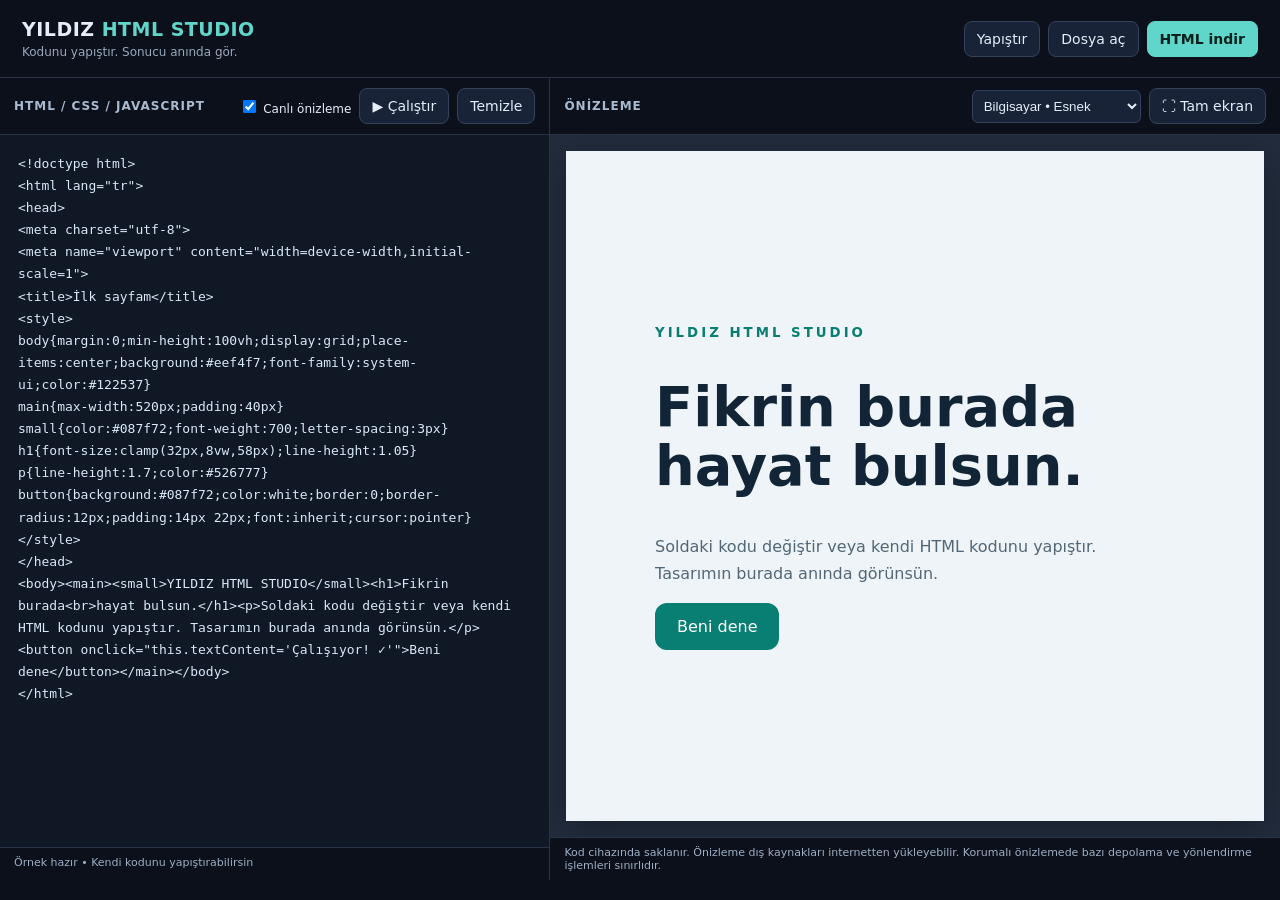
<file: yildiz-html-studio.html>
<!doctype html>
<html lang="tr"><head><meta charset="utf-8"><meta name="viewport" content="width=device-width,initial-scale=1"><title>Yıldız HTML Studio</title>
<style>
*{box-sizing:border-box}body{margin:0;background:#0b101a;color:#e5edf8;font:14px system-ui,sans-serif}header{padding:18px 22px;border-bottom:1px solid #293347;display:flex;align-items:center;justify-content:space-between;gap:16px;flex-wrap:wrap}h1{font-size:19px;margin:0;letter-spacing:.5px}h1 span{color:#60d6ca}header p{margin:5px 0 0;color:#98a9bf;font-size:12px}.actions,.tools{display:flex;align-items:center;gap:8px;flex-wrap:wrap}button,.file{border:1px solid #34435b;background:#192338;color:#e5edf8;padding:9px 12px;border-radius:8px;cursor:pointer;font:inherit}button:hover,.file:hover{background:#263651}button:focus-visible,textarea:focus-visible,input:focus-visible{outline:2px solid #60d6ca;outline-offset:2px}.primary{background:#60d6ca;color:#09201d;border-color:#60d6ca;font-weight:700}.file input{display:none}main{height:calc(100dvh - 98px);min-height:500px;display:grid;grid-template-columns:minmax(280px,43%) 1fr}.pane{min-width:0;display:flex;flex-direction:column}.editor{border-right:1px solid #293347}.bar{min-height:55px;padding:10px 14px;border-bottom:1px solid #293347;display:flex;align-items:center;justify-content:space-between;gap:8px;flex-wrap:wrap}.bar strong{font-size:12px;letter-spacing:1px;color:#a9bbd1}textarea{resize:none;flex:1;width:100%;border:0;background:#101725;color:#d9e9f9;padding:18px;font:13px/1.7 ui-monospace,Consolas,monospace;tab-size:2;outline:none}label{font-size:12px}.status{min-height:33px;padding:8px 14px;font-size:11px;color:#9eafc5;border-top:1px solid #293347}.stage{flex:1;min-height:300px;background:#222c3d;padding:16px;overflow:auto;display:flex;justify-content:center;align-items:flex-start}iframe{border:0;background:white;width:100%;height:100%;min-height:400px;flex-shrink:0;box-shadow:0 8px 35px #0004}.preview:fullscreen{background:#0b101a;height:100dvh}.hint{padding:8px 14px;color:#9eafc5;font-size:11px;border-top:1px solid #293347}select{background:#192338;color:#e5edf8;border:1px solid #34435b;border-radius:6px;padding:7px}button[aria-pressed=true]{border-color:#60d6ca;color:#60d6ca}@media(max-width:800px){header{padding:14px}main{height:auto;grid-template-columns:1fr}.editor{height:440px;border-right:0;border-bottom:1px solid #293347}.preview{height:650px}.actions button,.actions .file{font-size:12px;padding:8px}.stage{padding:10px}} 
</style></head><body>
<header><div><h1>YILDIZ <span>HTML STUDIO</span></h1><p>Kodunu yapıştır. Sonucu anında gör.</p></div><div class="actions"><button id="paste">Yapıştır</button><button id="open">Dosya aç</button><input id="file" type="file" accept=".html,.htm,text/html" hidden><button id="download" class="primary">HTML indir</button></div></header>
<main><section class="pane editor" aria-label="Kod düzenleyici"><div class="bar"><strong>HTML / CSS / JAVASCRIPT</strong><div class="tools"><label><input id="live" type="checkbox" checked> Canlı önizleme</label><button id="run">▶ Çalıştır</button><button id="clear">Temizle</button></div></div><textarea id="code" aria-label="HTML kodu" spellcheck="false" autocapitalize="off" autocomplete="off" placeholder="HTML kodunu buraya yapıştır…"></textarea><div class="status" id="status" role="status" aria-live="polite">Hazır</div></section>
<section class="pane preview" id="preview" aria-label="Canlı önizleme"><div class="bar"><strong>ÖNİZLEME</strong><div class="tools"><select id="size" aria-label="Önizleme genişliği"><option value="100%">Bilgisayar • Esnek</option><option value="768px">Tablet • 768 px</option><option value="390px">Telefon • 390 px</option><option value="320px">Küçük telefon • 320 px</option></select><button id="full">⛶ Tam ekran</button></div></div><div class="stage"><iframe id="frame" title="HTML önizlemesi" sandbox="allow-scripts allow-forms allow-modals allow-popups allow-downloads"></iframe></div><div class="hint">Kod cihazında saklanır. Önizleme dış kaynakları internetten yükleyebilir. Korumalı önizlemede bazı depolama ve yönlendirme işlemleri sınırlıdır.</div></section></main>
<script>
'use strict';
const $=id=>document.getElementById(id),code=$('code'),frame=$('frame'),status=$('status'),KEY='yildiz-html-studio-v1';let timer;
const demo='<!doctype html>\n<html lang="tr">\n<head>\n<meta charset="utf-8">\n<meta name="viewport" content="width=device-width,initial-scale=1">\n<title>İlk sayfam</title>\n<style>\nbody{margin:0;min-height:100vh;display:grid;place-items:center;background:#eef4f7;font-family:system-ui;color:#122537}\nmain{max-width:520px;padding:40px}\nsmall{color:#087f72;font-weight:700;letter-spacing:3px}\nh1{font-size:clamp(32px,8vw,58px);line-height:1.05}\np{line-height:1.7;color:#526777}\nbutton{background:#087f72;color:white;border:0;border-radius:12px;padding:14px 22px;font:inherit;cursor:pointer}\n</style>\n</head>\n<body><main><small>YILDIZ HTML STUDIO</small><h1>Fikrin burada<br>hayat bulsun.</h1><p>Soldaki kodu değiştir veya kendi HTML kodunu yapıştır. Tasarımın burada anında görünsün.</p><button onclick="this.textContent=\'Çalışıyor! ✓\'">Beni dene</button></main></body>\n</html>';
function render(){frame.srcdoc=code.value}
function save(){try{localStorage.setItem(KEY,code.value);status.textContent='Cihazda kaydedildi • '+code.value.length.toLocaleString('tr-TR')+' karakter'}catch(e){status.textContent='Otomatik kayıt kullanılamıyor. HTML indir ile yedekle.'}}
function changed(){save();clearTimeout(timer);if($('live').checked)timer=setTimeout(render,400)}
try{const saved=localStorage.getItem(KEY);code.value=saved===null?demo:saved;status.textContent=saved===null?'Örnek hazır • Kendi kodunu yapıştırabilirsin':'Son kodun geri yüklendi'}catch(e){code.value=demo;status.textContent='Otomatik kayıt kullanılamıyor. HTML indir ile yedekle.'}render();
code.addEventListener('input',changed);code.addEventListener('keydown',e=>{if(e.key==='Tab'){e.preventDefault();const a=code.selectionStart,b=code.selectionEnd;code.setRangeText('  ',a,b,'end');changed()}if((e.ctrlKey||e.metaKey)&&e.key==='Enter'){e.preventDefault();render()}});
$('run').onclick=()=>{clearTimeout(timer);render();save()};$('live').onchange=()=>{clearTimeout(timer);if($('live').checked)render()};
$('clear').onclick=()=>{if(code.value&&!confirm('Düzenleyicideki kod temizlensin mi?'))return;code.value='';save();clearTimeout(timer);render();code.focus()};
$('paste').onclick=async()=>{try{const text=await navigator.clipboard.readText();if(code.value&&!confirm('Mevcut kod panodaki içerikle değiştirilsin mi?'))return;code.value=text;changed();render()}catch(e){code.focus();status.textContent='Kod alanına tıklayıp Ctrl+V ile yapıştırabilirsin.'}};
$('open').onclick=()=>$('file').click();$('file').onchange=async e=>{const f=e.target.files[0];if(!f)return;if(code.value&&!confirm('Mevcut kod seçilen dosyayla değiştirilsin mi?')){e.target.value='';return}try{code.value=await f.text();changed();render()}catch(err){status.textContent='Dosya okunamadı.'}e.target.value=''};
$('download').onclick=()=>{const blob=new Blob([code.value],{type:'text/html;charset=utf-8'}),url=URL.createObjectURL(blob),a=document.createElement('a');a.href=url;a.download='yildiz-sayfam.html';document.body.appendChild(a);a.click();a.remove();setTimeout(()=>URL.revokeObjectURL(url),1000)};
$('size').onchange=e=>frame.style.width=e.target.value;
$('full').onclick=async()=>{try{if(document.fullscreenElement)await document.exitFullscreen();else await $('preview').requestFullscreen()}catch(e){status.textContent='Bu tarayıcı tam ekranı desteklemiyor.'}};
document.addEventListener('fullscreenchange',()=>$('full').textContent=document.fullscreenElement?'⛶ Tam ekrandan çık':'⛶ Tam ekran');
window.addEventListener('pagehide',()=>{try{localStorage.setItem(KEY,code.value)}catch(e){}});
</script></body></html>
</file>
